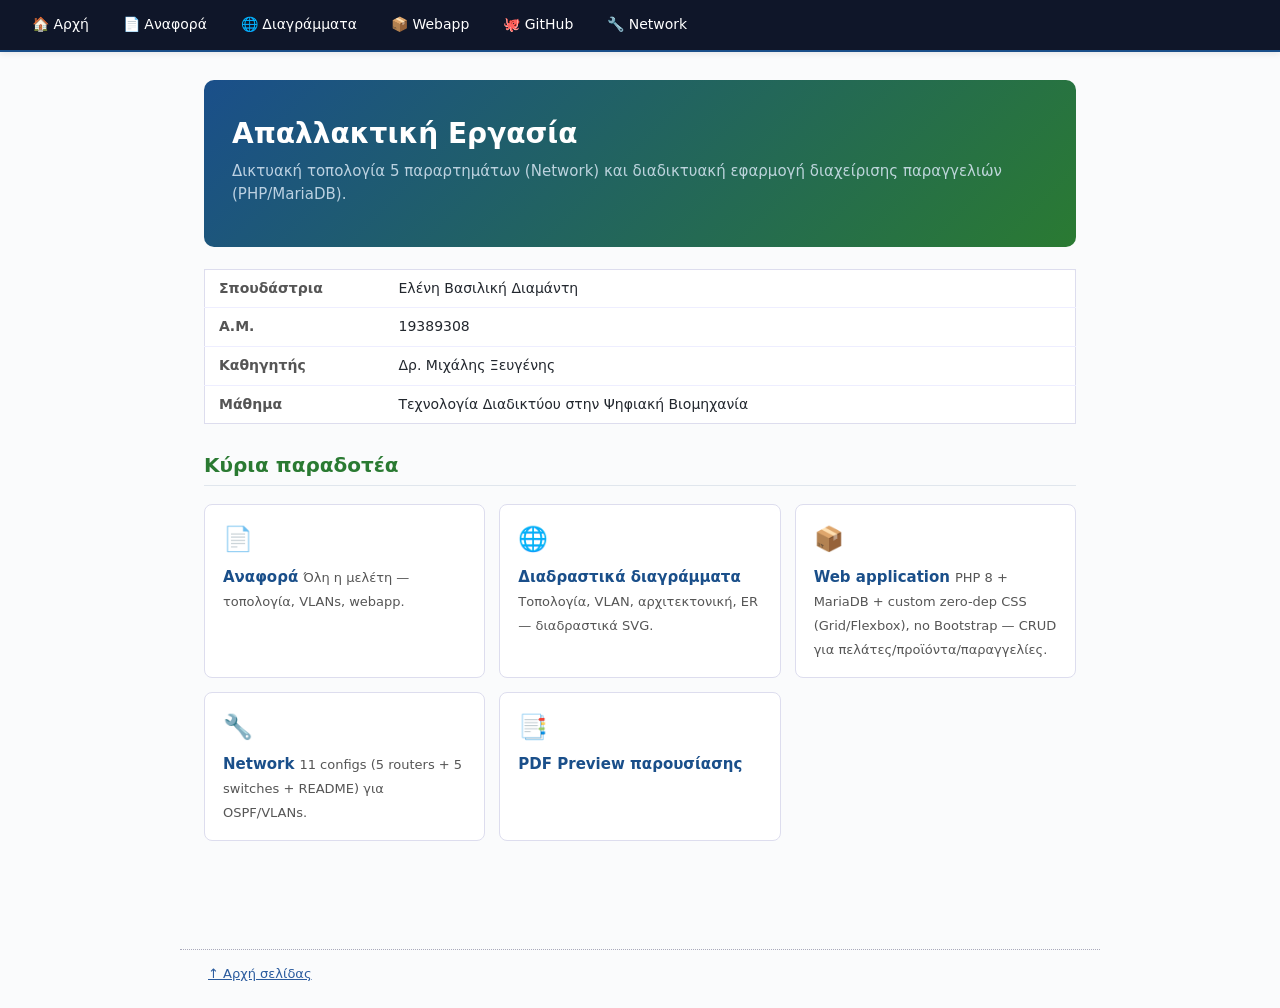
<file: index.html>
<!DOCTYPE html>
<html lang="el">
<head>
  <meta charset="UTF-8">
  <title>Απαλλακτική Εργασία — Ελένη Βασιλική Διαμάντη</title>
  <link rel="stylesheet" href="style.css">
</head>
<body id="top">
  <nav class="topnav">
    <a href="index.html">🏠 Αρχή</a>
    <a href="final-report/report.html">📄 Αναφορά</a>
    <a href="final-report/interactive/index.html">🌐 Διαγράμματα</a>
    <a href="webapp/README.html">📦 Webapp</a>
    <a href="https://github.com/idpe19389308/papi-net">🐙 GitHub</a>
    <a href="packet-tracer/configs/README.html">🔧 Network</a>
  </nav>
  <main>
    <section class="hero">
      <h1>Απαλλακτική Εργασία</h1>
      <p style="margin-top:6px; opacity:0.85;">Δικτυακή τοπολογία 5 παραρτημάτων (Network) και διαδικτυακή εφαρμογή διαχείρισης παραγγελιών (PHP/MariaDB).</p>
    </section>

    <table class="meta-table">
      <tr><td>Σπουδάστρια</td><td>Ελένη Βασιλική Διαμάντη</td></tr>
      <tr><td>Α.Μ.</td><td>19389308</td></tr>
      <tr><td>Καθηγητής</td><td>Δρ. Μιχάλης Ξευγένης</td></tr>
      <tr><td>Μάθημα</td><td>Τεχνολογία Διαδικτύου στην Ψηφιακή Βιομηχανία</td></tr>
    </table>

    <h2>Κύρια παραδοτέα</h2>
    <div class="cards">
    <a class="card" href="final-report/report.html">
      <span class="icon">📄</span>
      <span class="title">Αναφορά</span>
      <span class="desc">Όλη η μελέτη — τοπολογία, VLANs, webapp.</span>
    </a>
    <a class="card" href="final-report/interactive/index.html">
      <span class="icon">🌐</span>
      <span class="title">Διαδραστικά διαγράμματα</span>
      <span class="desc">Τοπολογία, VLAN, αρχιτεκτονική, ER — διαδραστικά SVG.</span>
    </a>
    <a class="card" href="webapp/README.html">
      <span class="icon">📦</span>
      <span class="title">Web application</span>
      <span class="desc">PHP 8 + MariaDB + custom zero-dep CSS (Grid/Flexbox), no Bootstrap — CRUD για πελάτες/προϊόντα/παραγγελίες.</span>
    </a>
    <a class="card" href="packet-tracer/configs/README.html">
      <span class="icon">🔧</span>
      <span class="title">Network</span>
      <span class="desc">11 configs (5 routers + 5 switches + README) για OSPF/VLANs.</span>
    </a>
    <a class="card" href="final-report/papinet-preview.pdf">
      <span class="icon">📑</span>
      <span class="title">PDF Preview παρουσίασης</span>
    </a>
    </div>


  </main>
  <footer>
    <a href="#top">↑ Αρχή σελίδας</a>
  </footer>
</body>
</html>
</file>
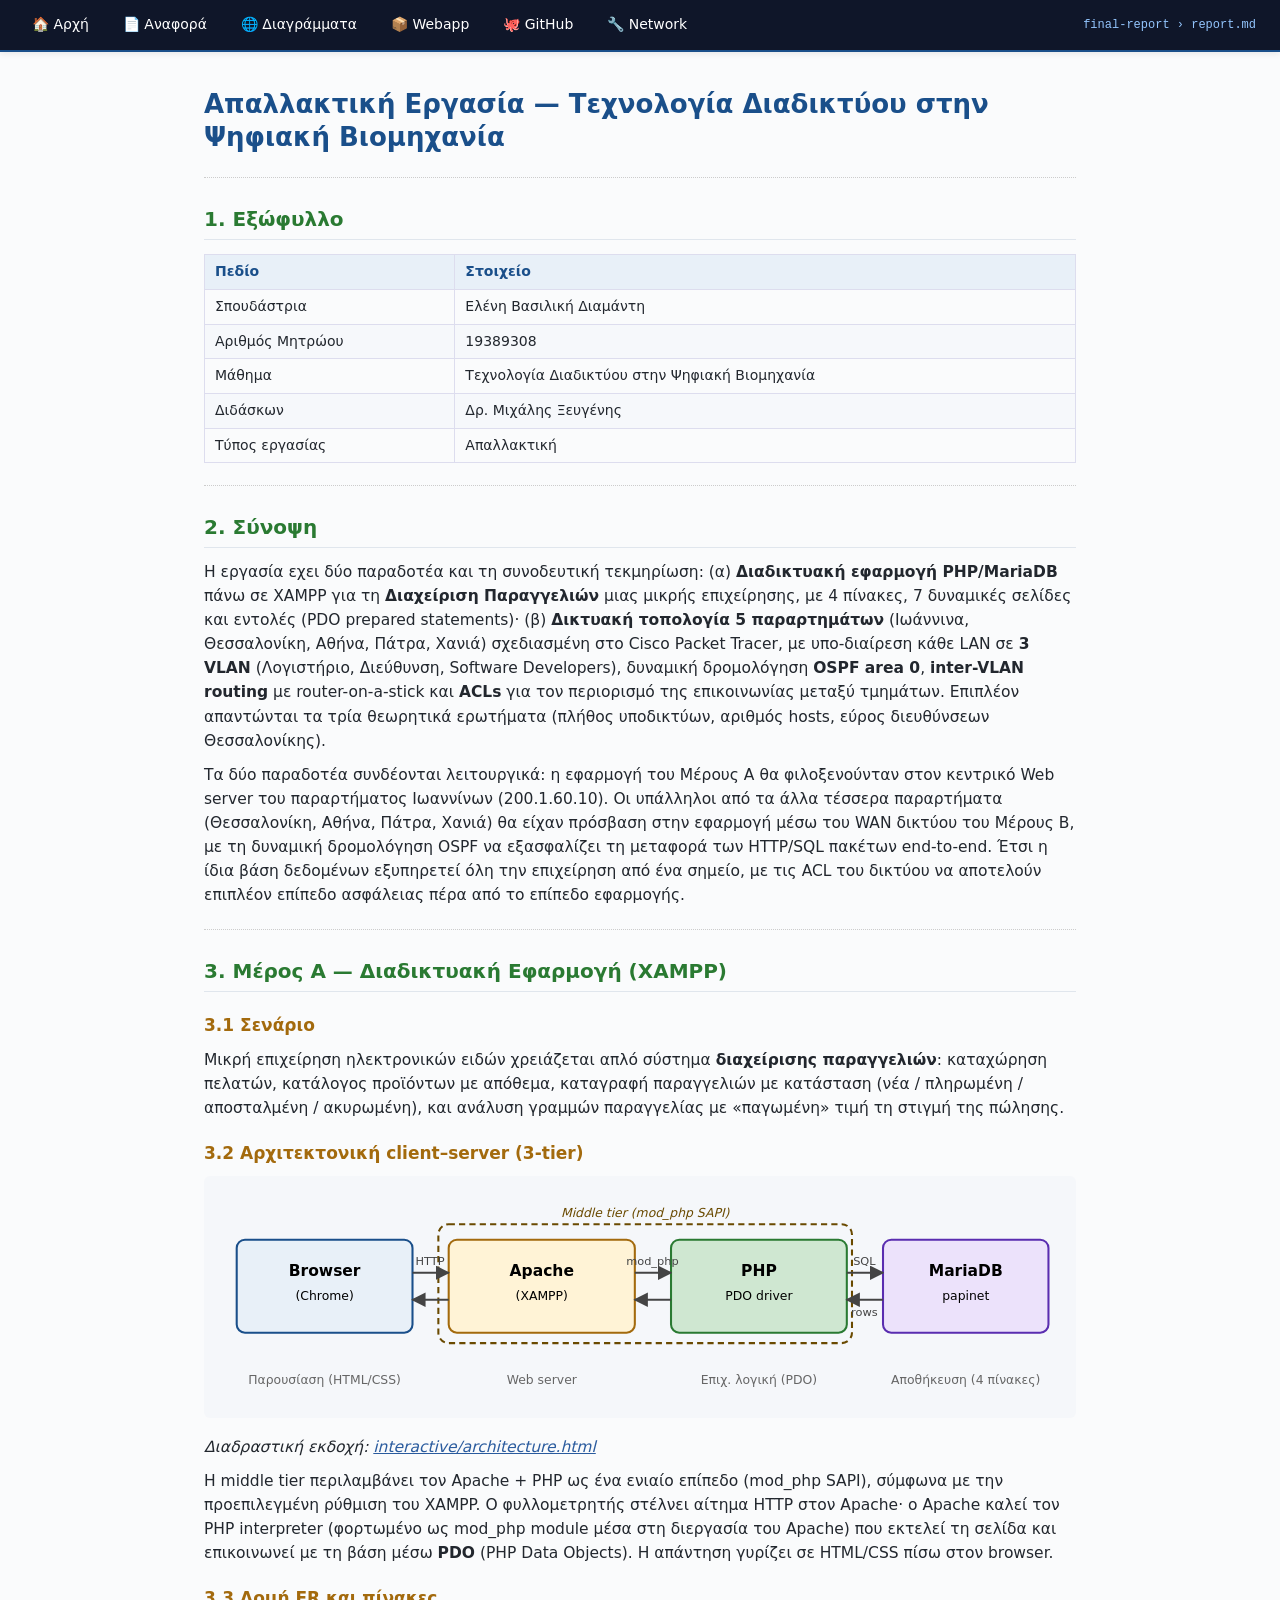
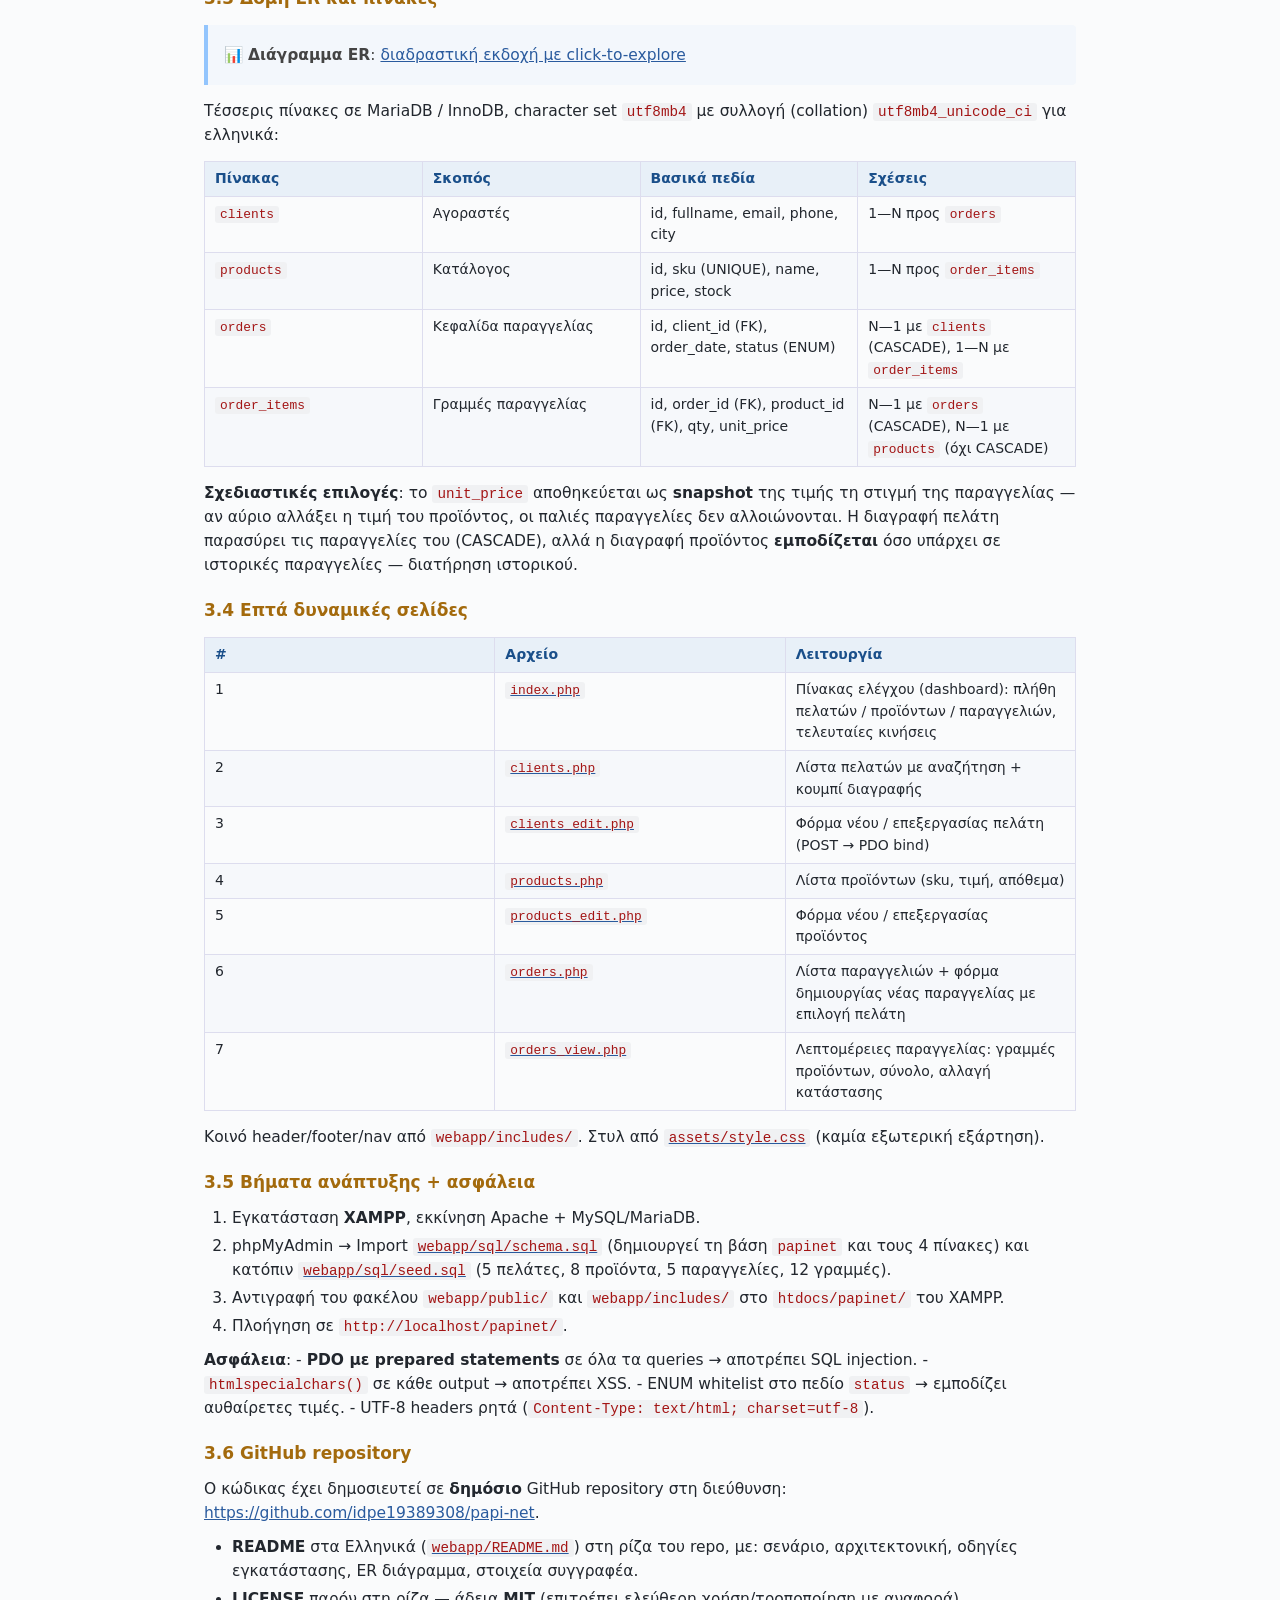
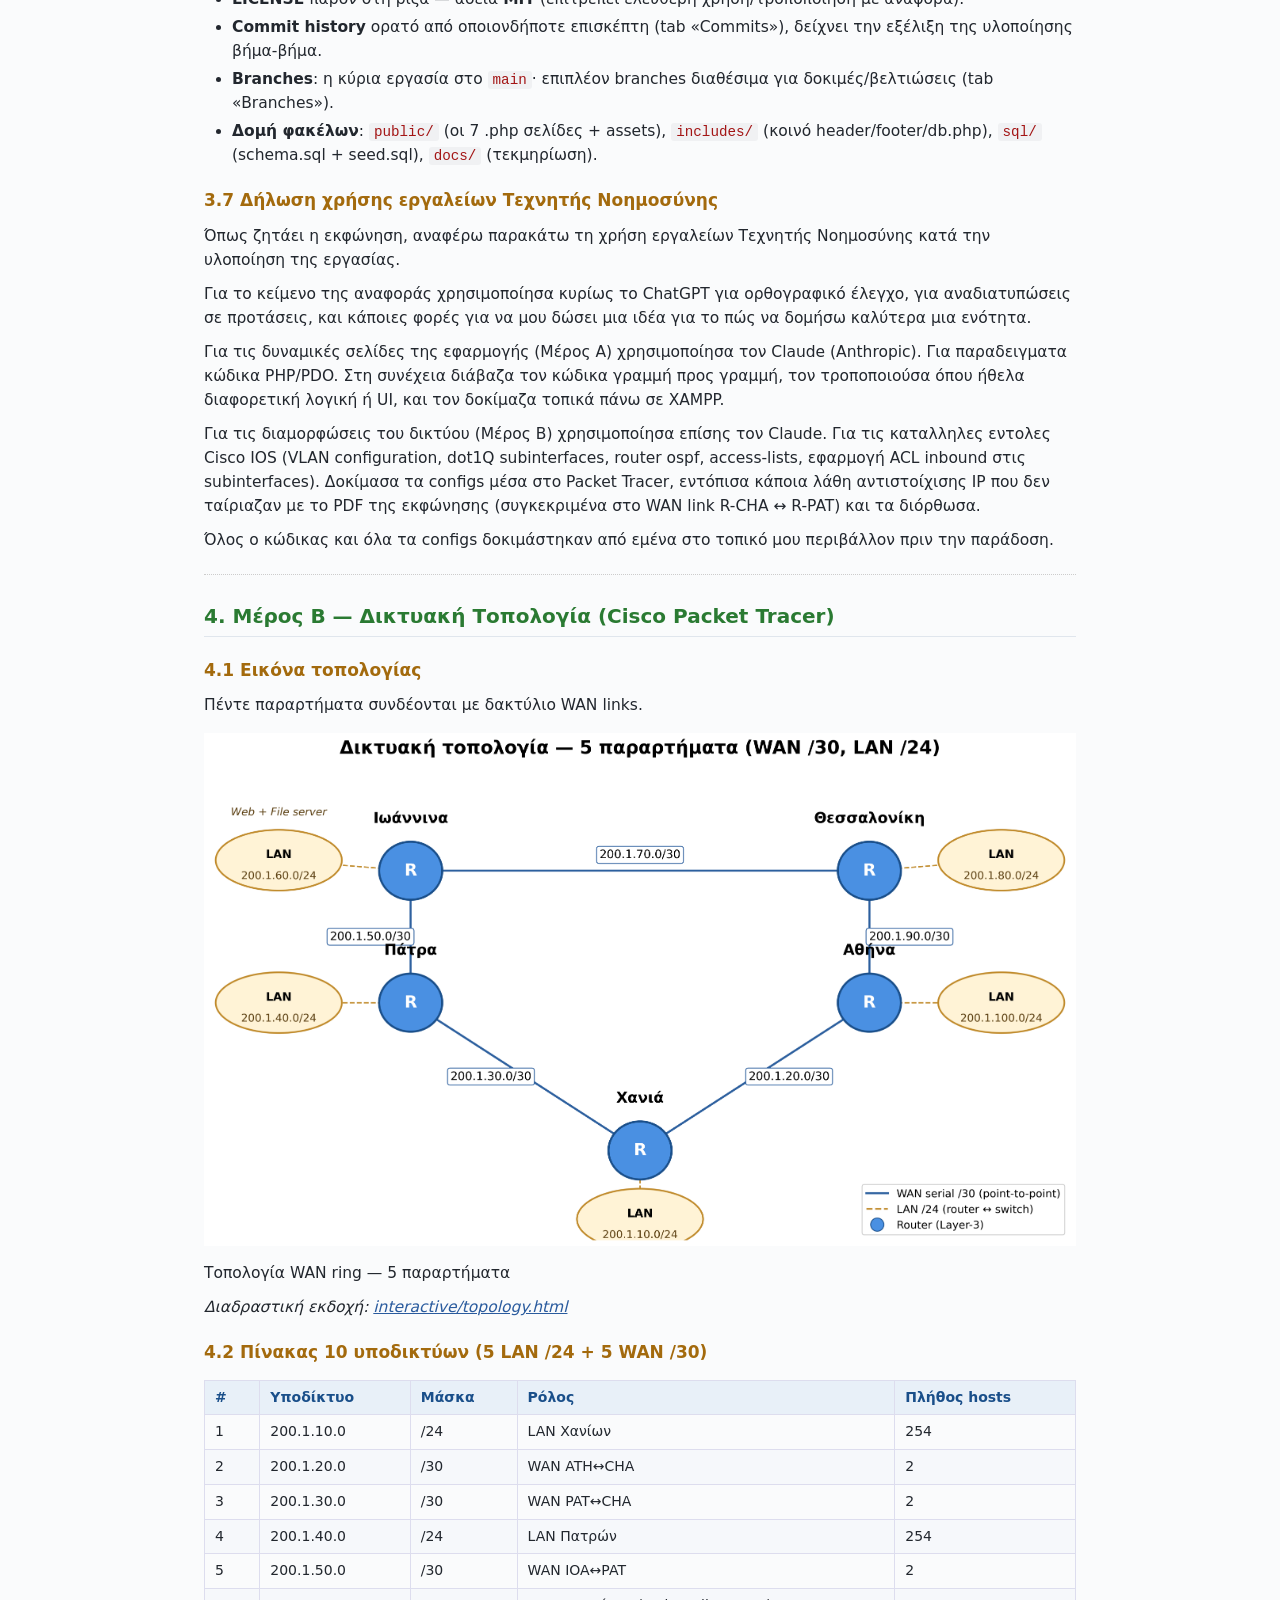
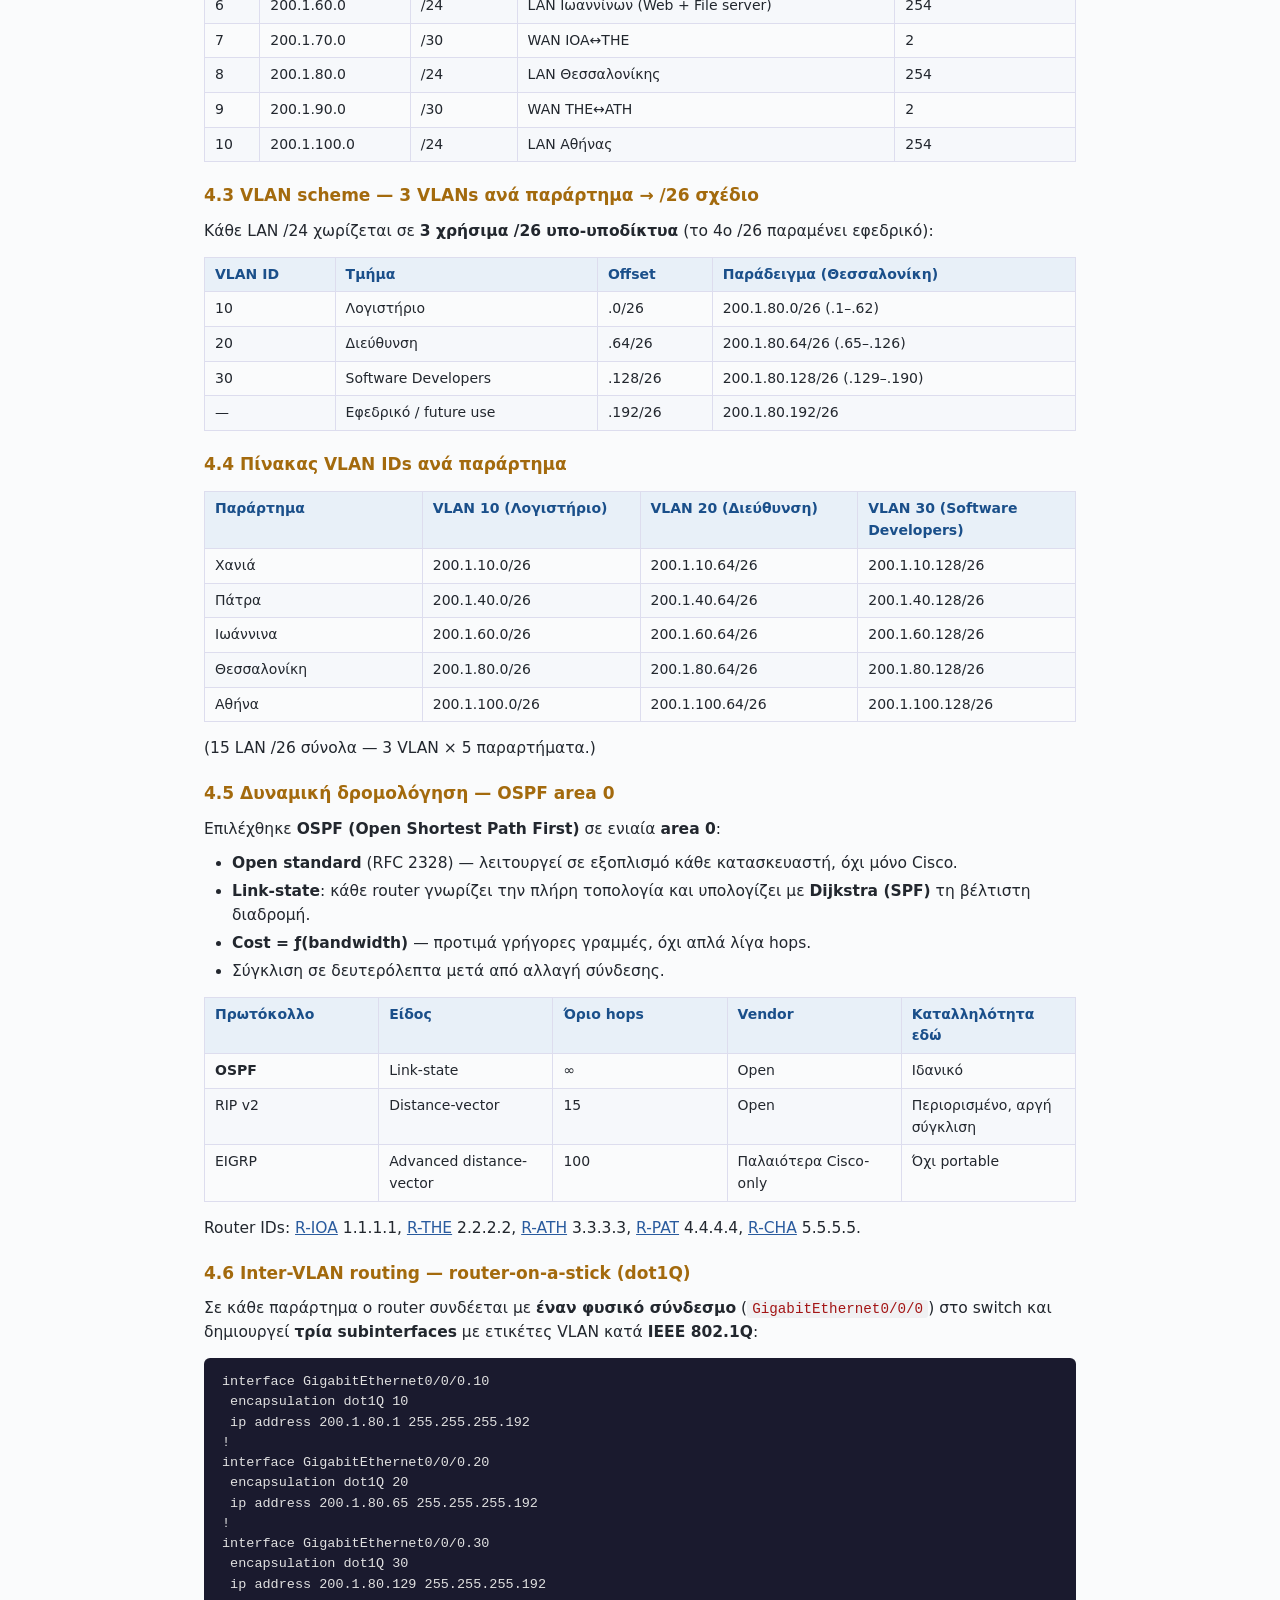
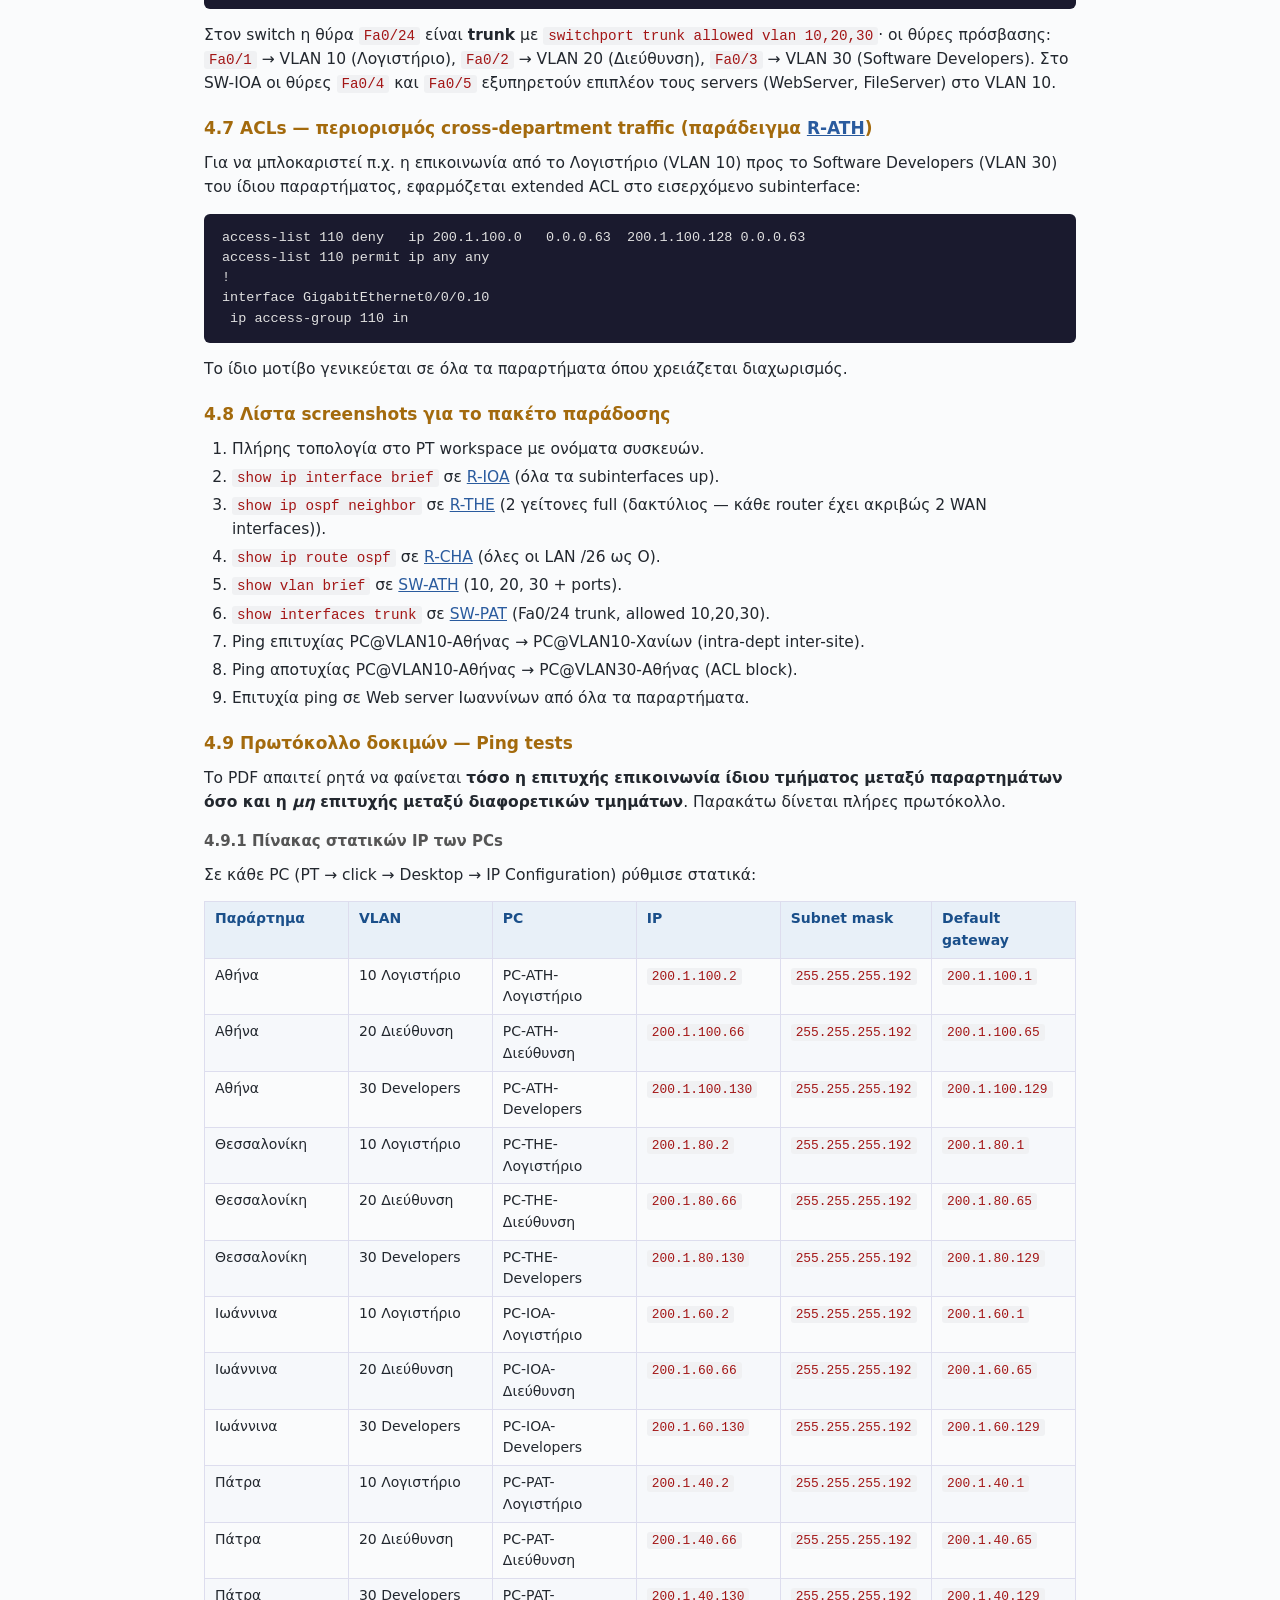
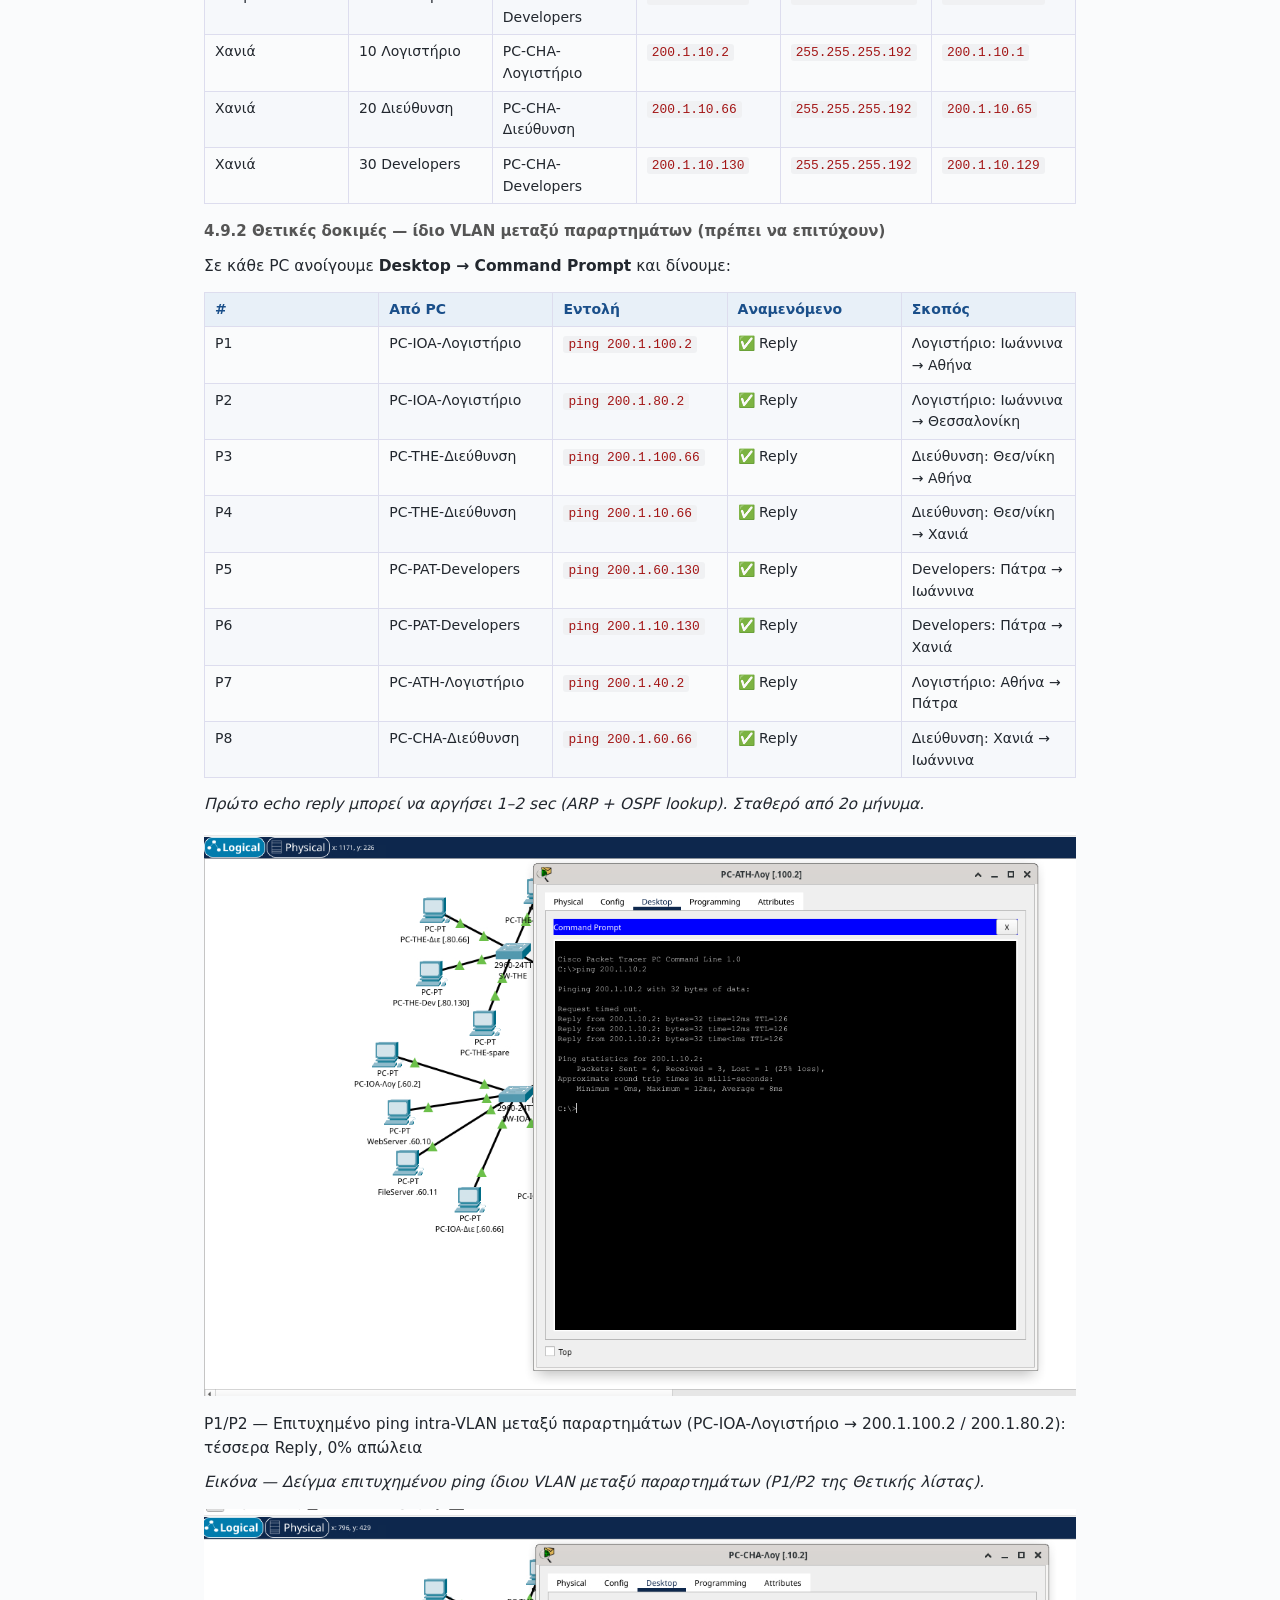
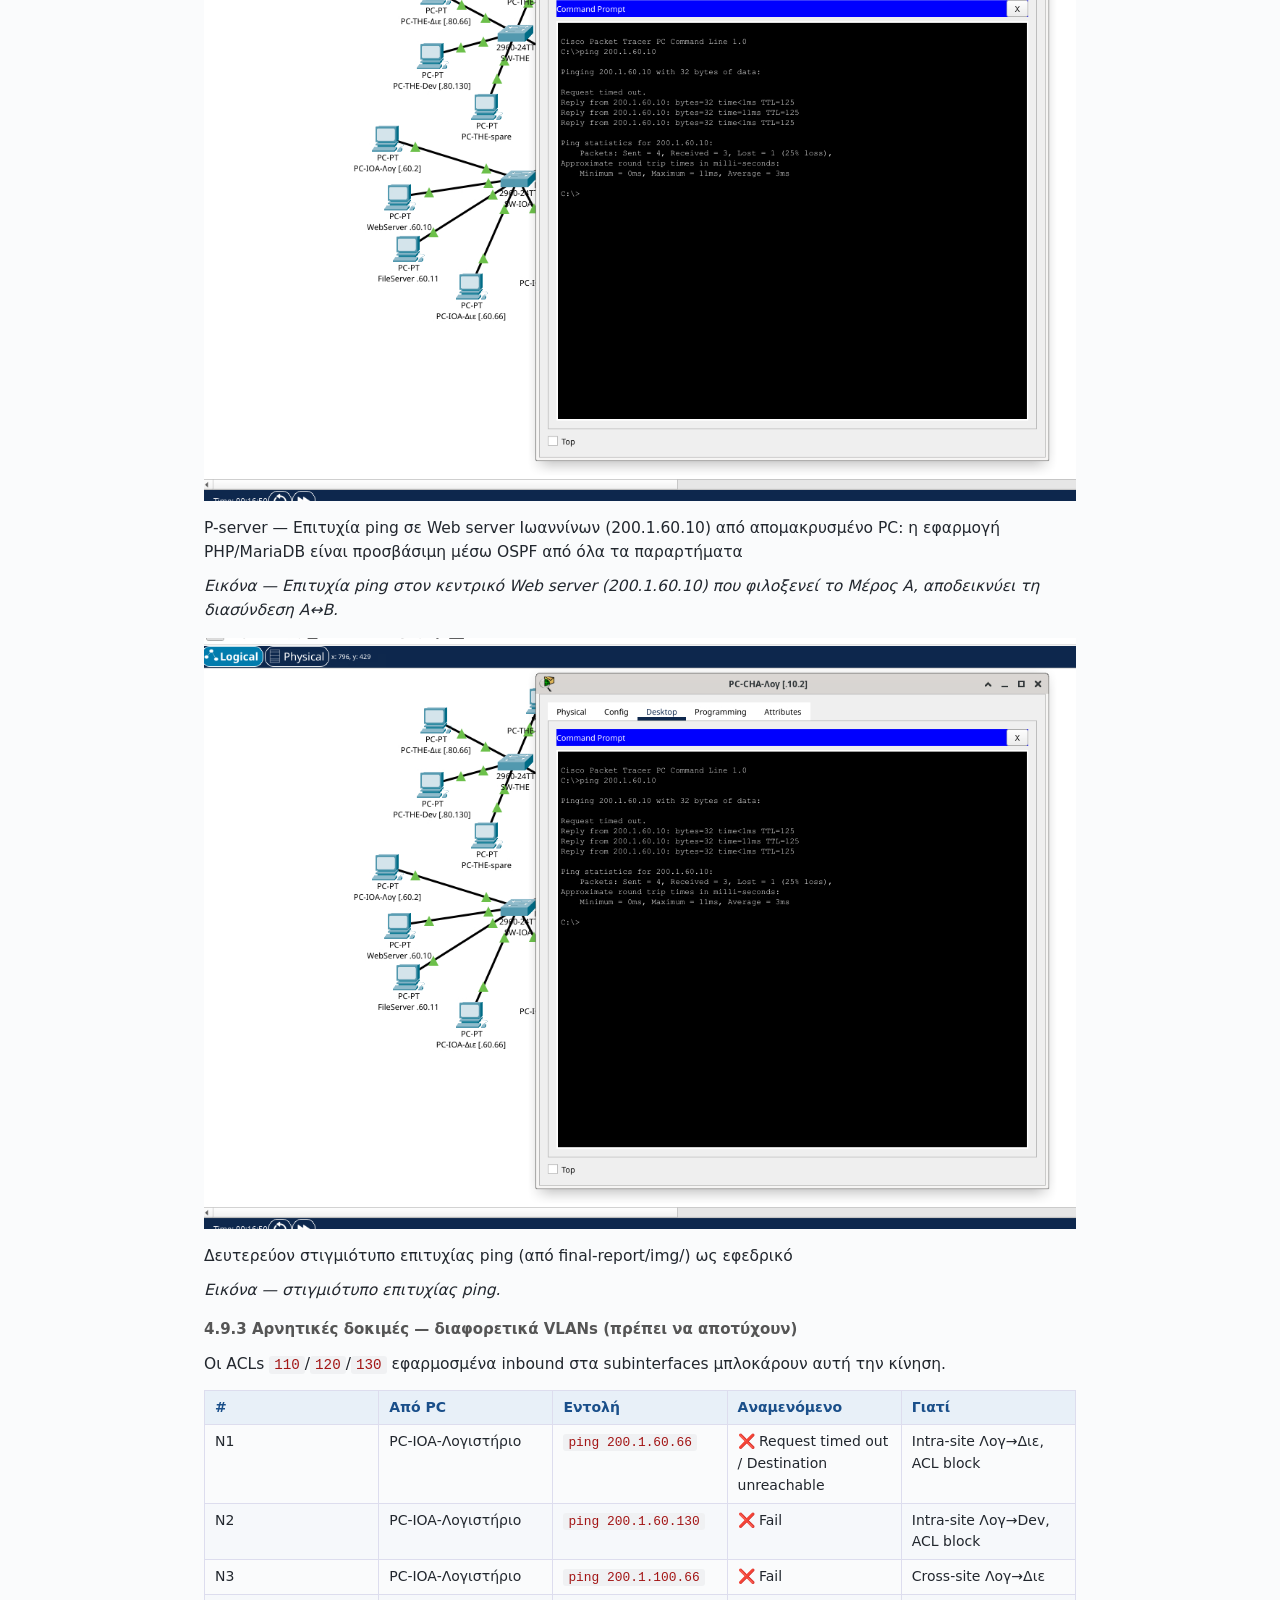
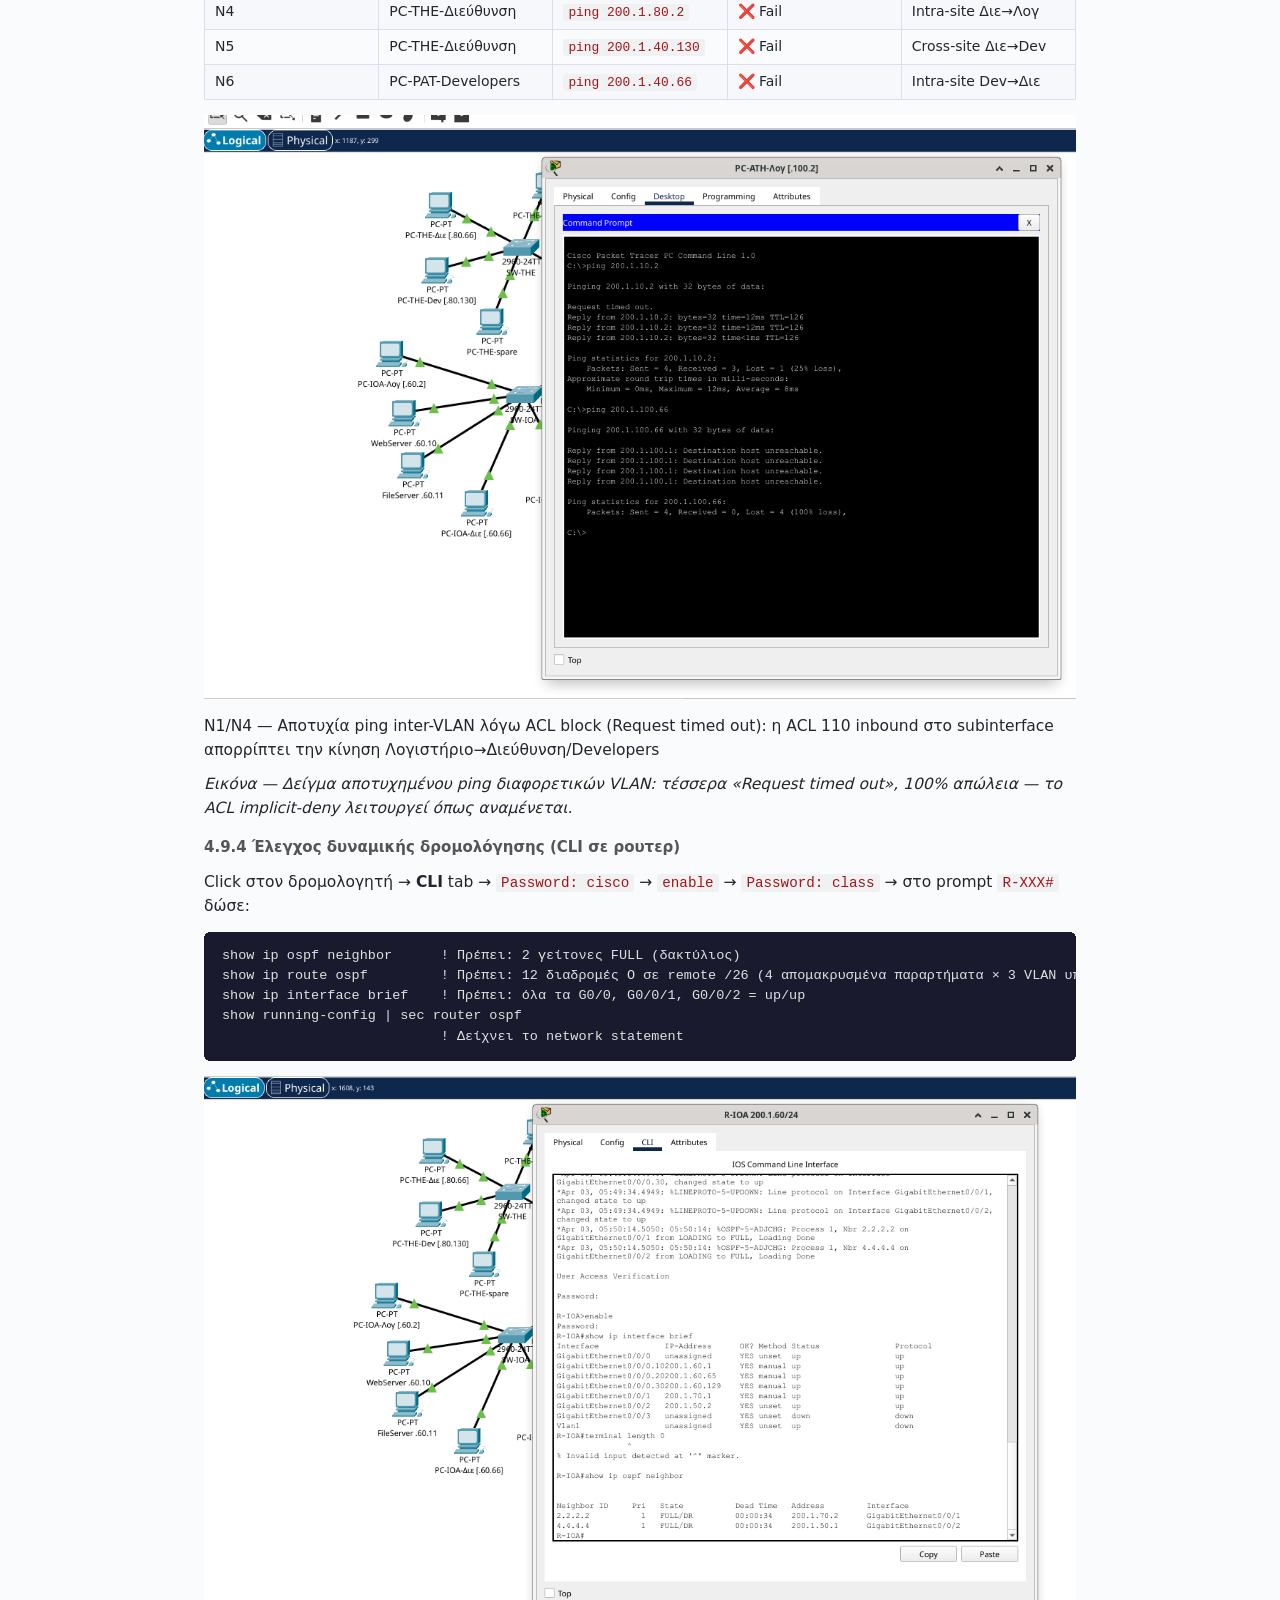
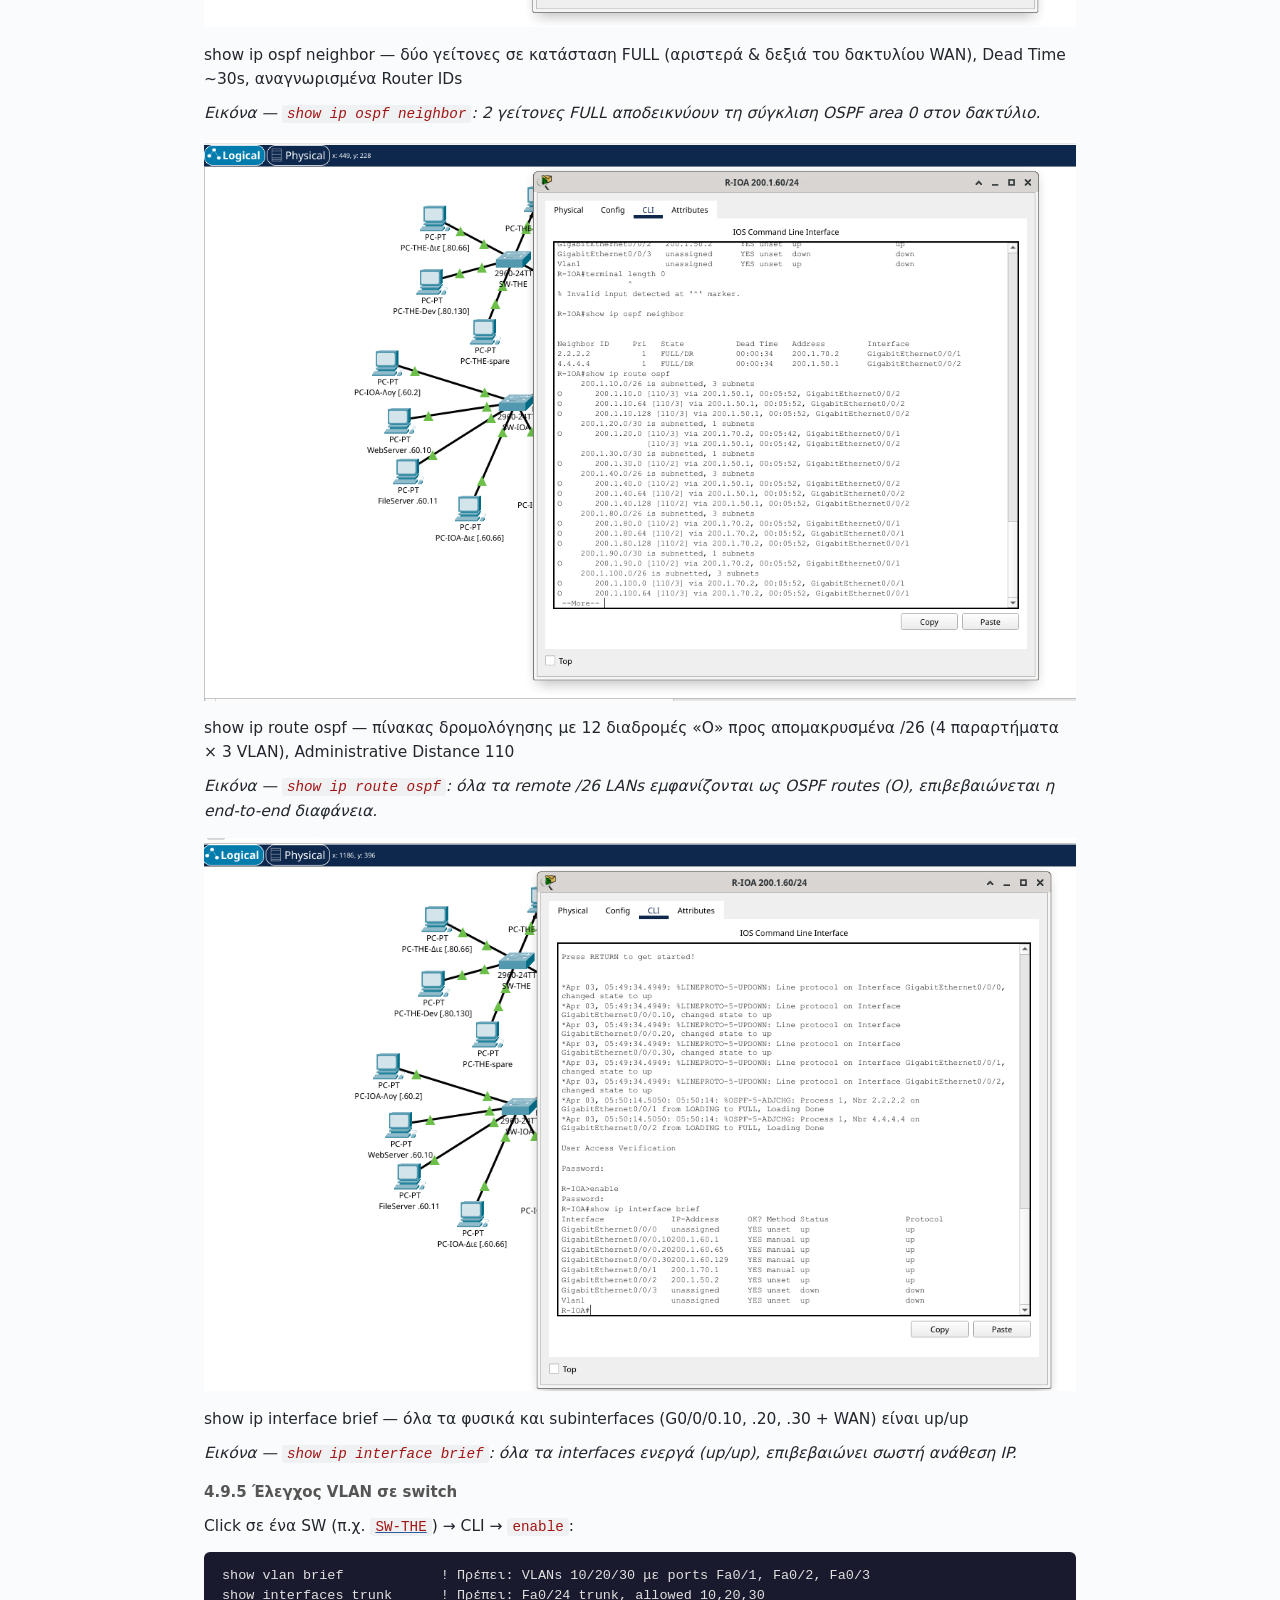
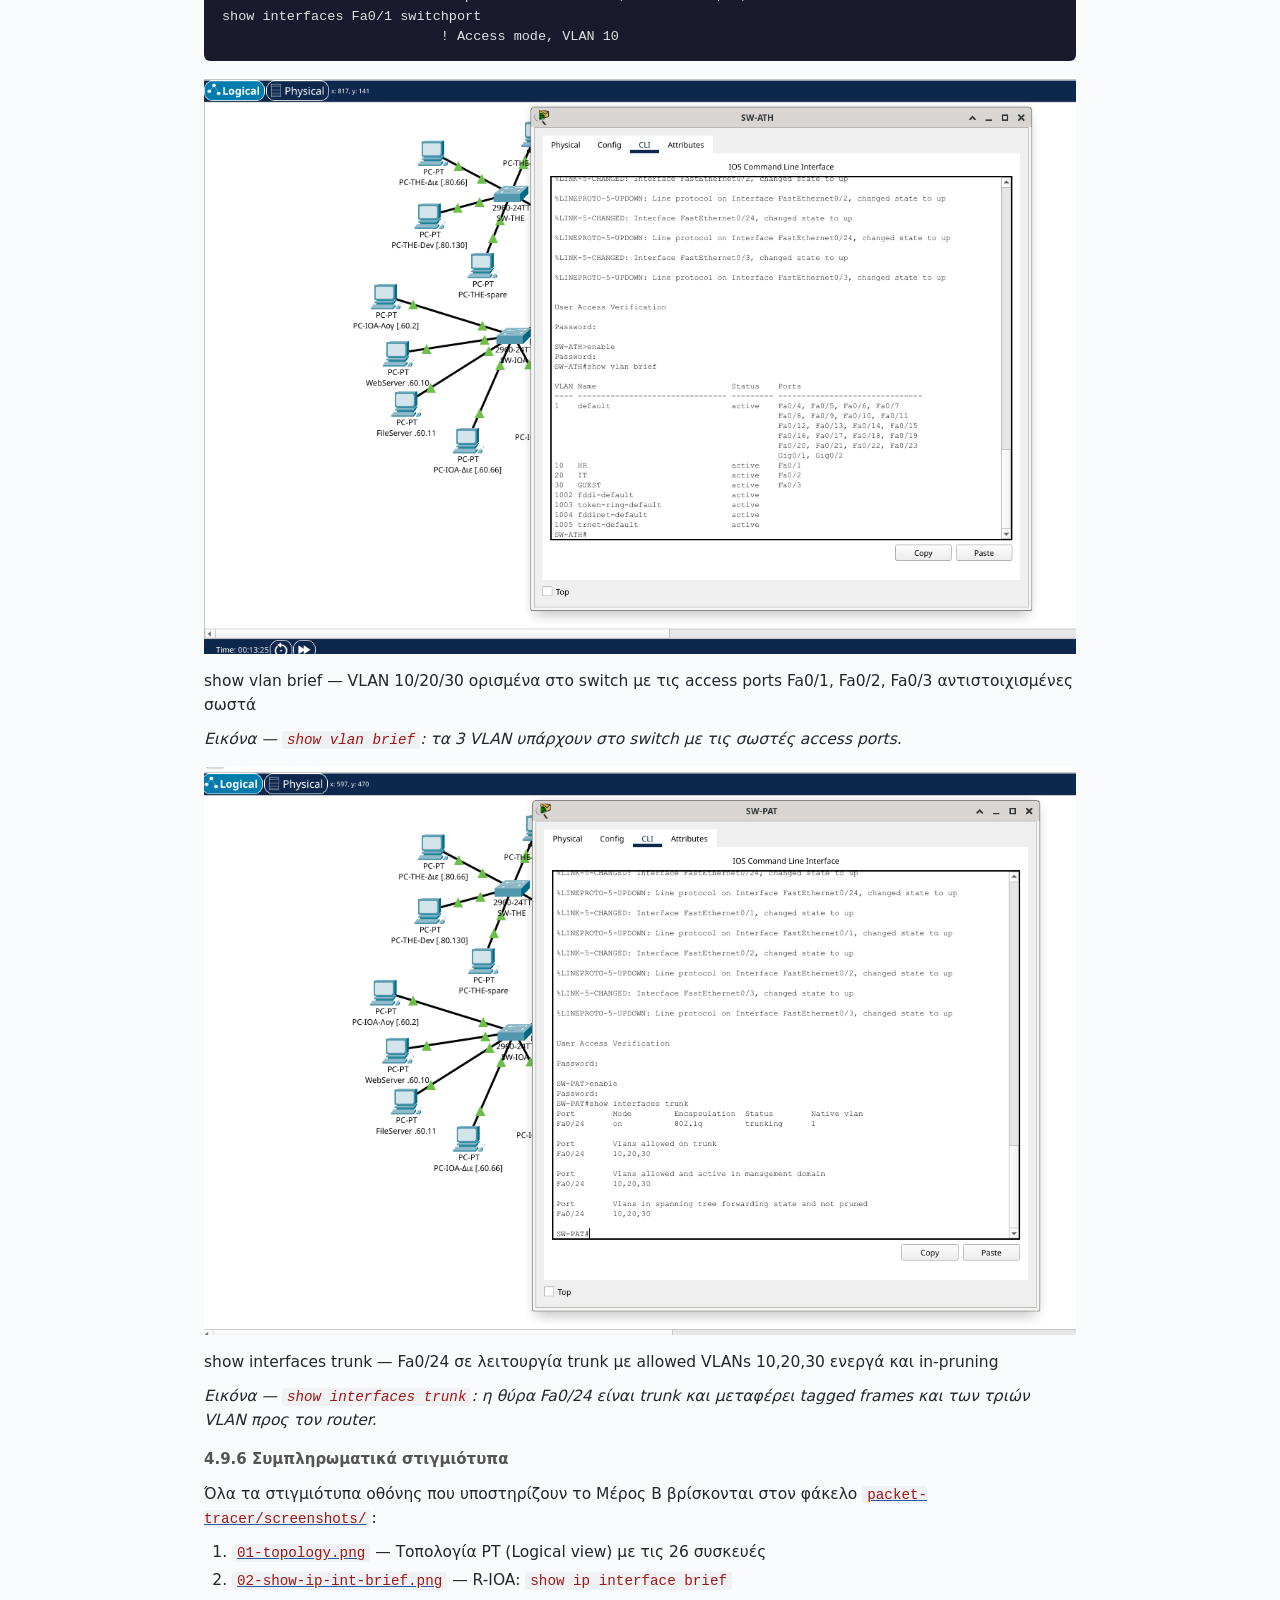
<file: final-report/index.html>
<!DOCTYPE html>
<html lang="el">
<head>
<meta charset="UTF-8">
<meta http-equiv="refresh" content="0; url=report.html">
<title>Redirecting…</title>
<link rel="canonical" href="report.html">
</head>
<body>
<p>Redirecting to <a href="report.html">report.html</a>…</p>
<script>window.location.replace("report.html");</script>
</body>
</html>
</file>
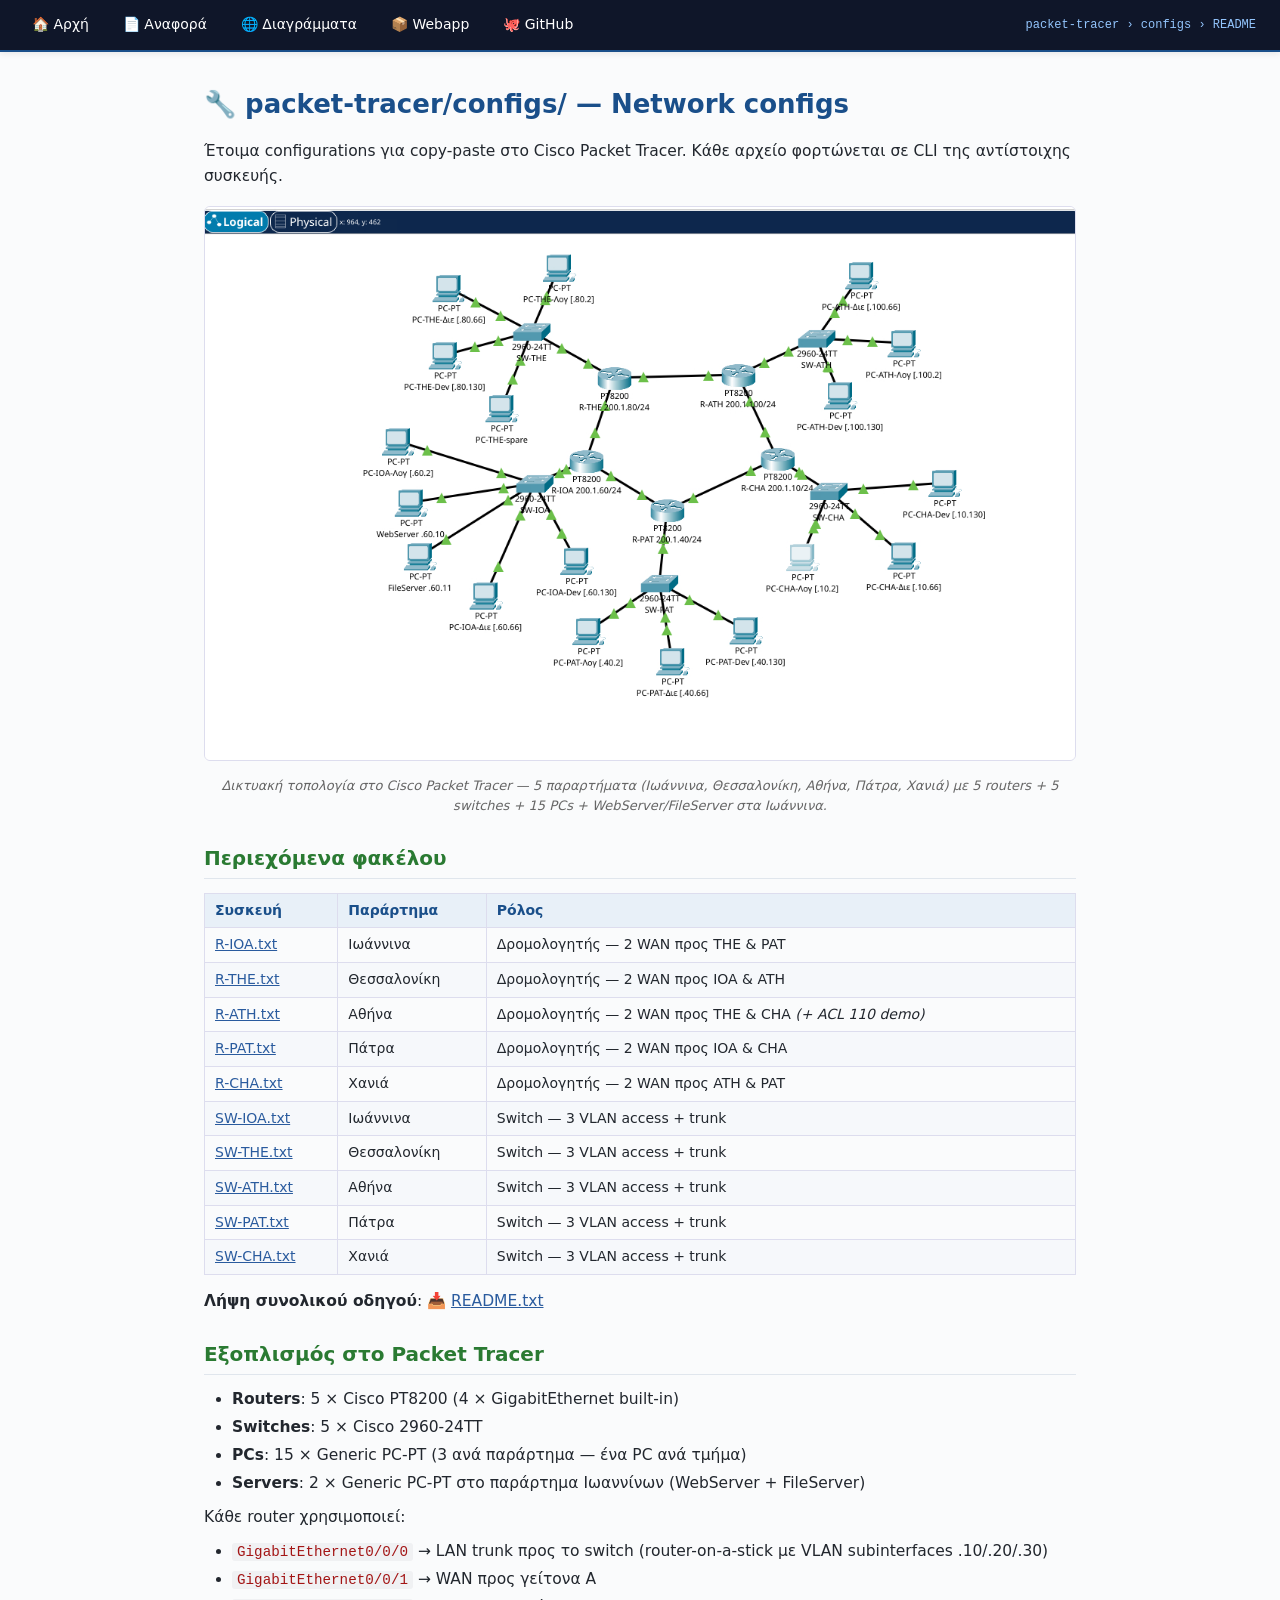
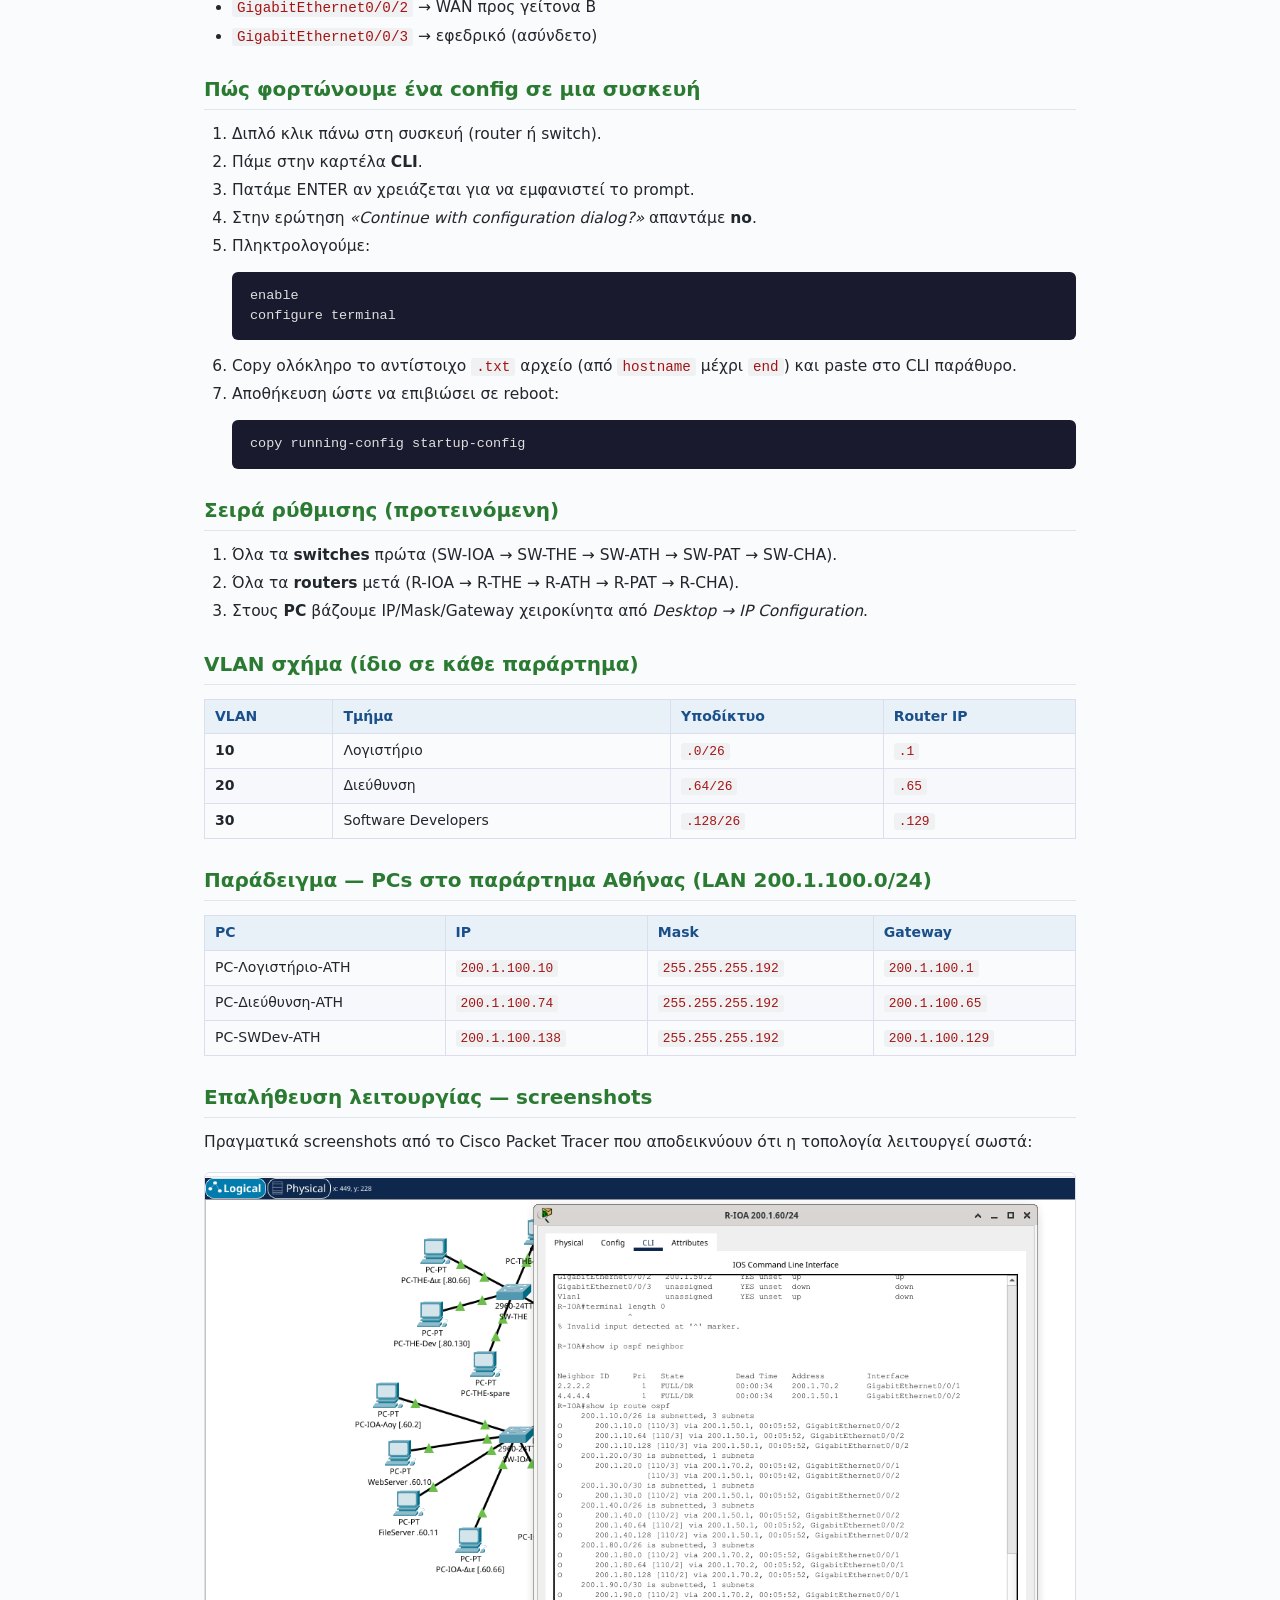
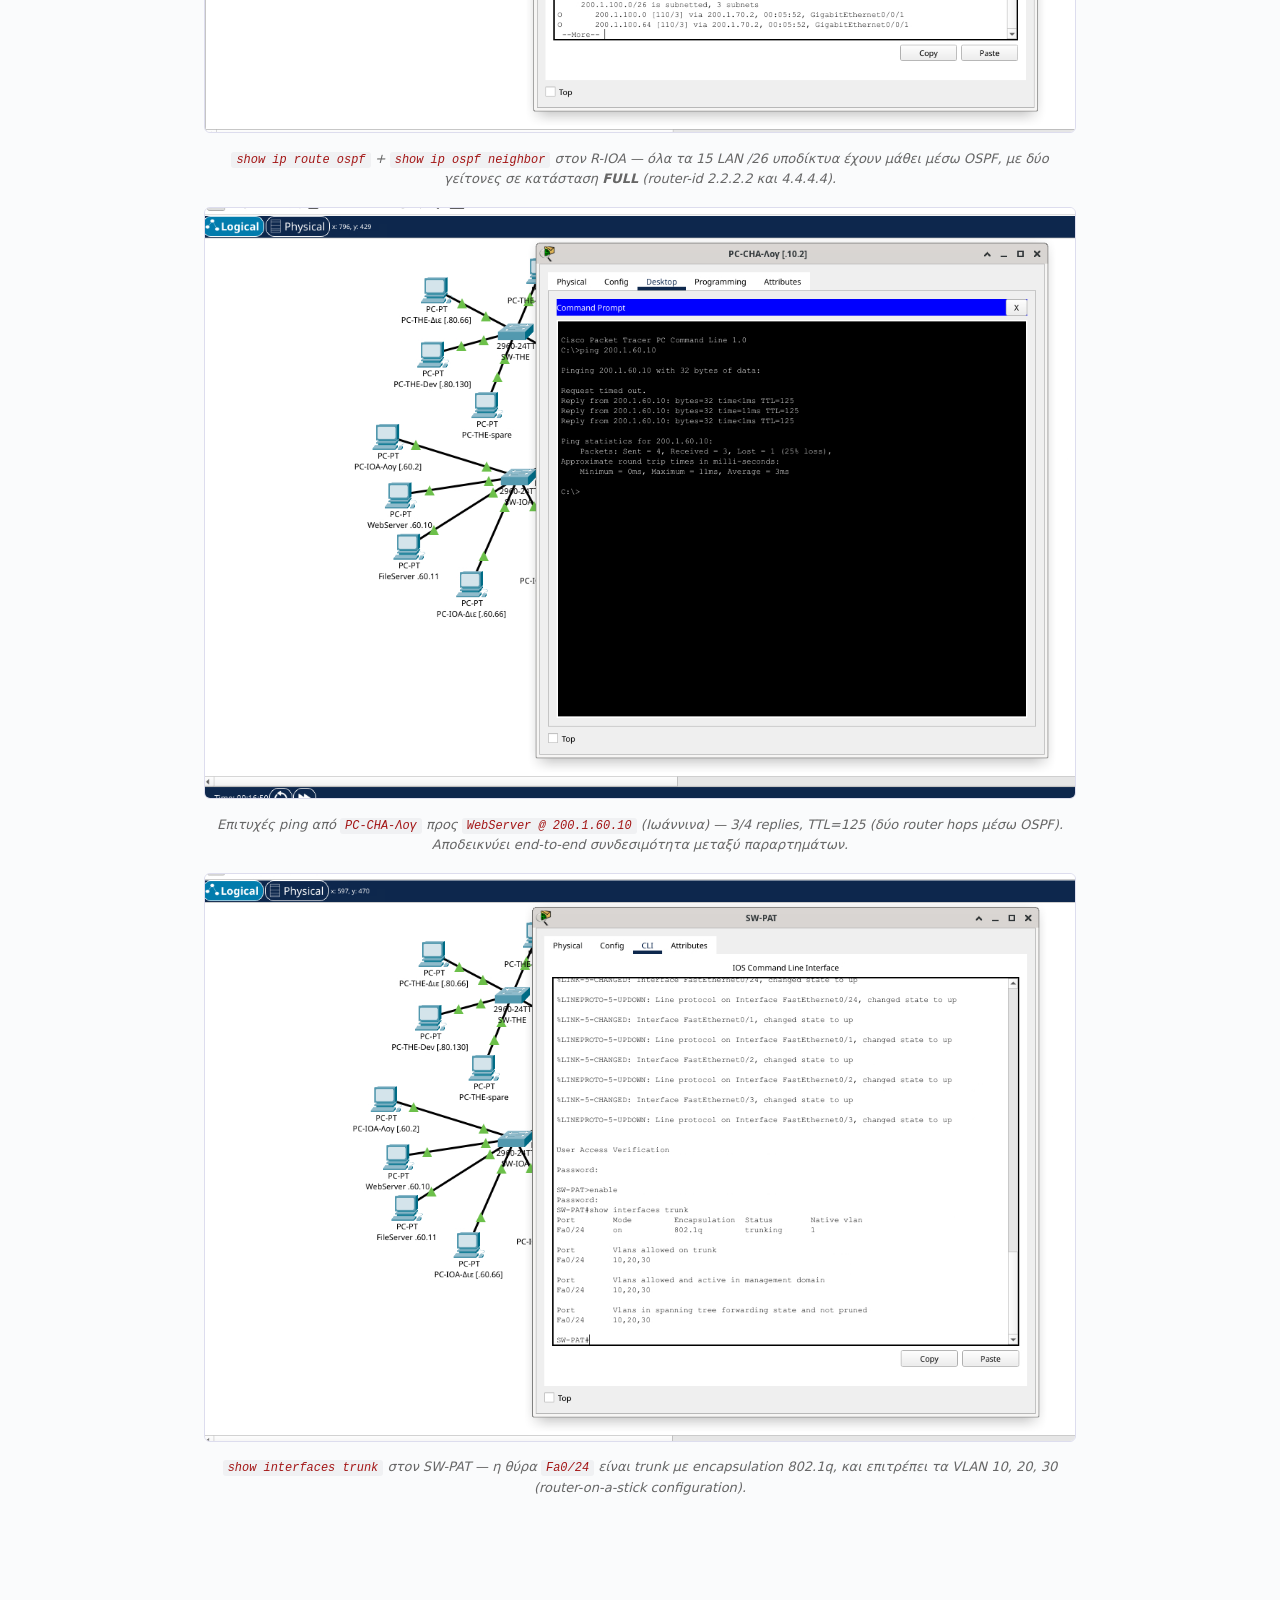
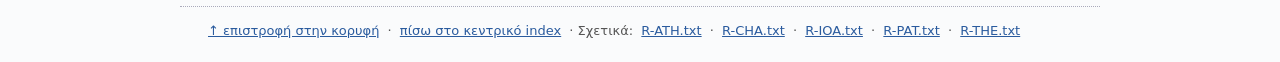
<file: packet-tracer/index.html>
<!DOCTYPE html>
<html lang="el">
<head>
<meta charset="UTF-8">
<meta http-equiv="refresh" content="0; url=configs/README.html">
<title>Redirecting…</title>
<link rel="canonical" href="configs/README.html">
</head>
<body>
<p>Redirecting to <a href="configs/README.html">configs/README.html</a>…</p>
<script>window.location.replace("configs/README.html");</script>
</body>
</html>
</file>
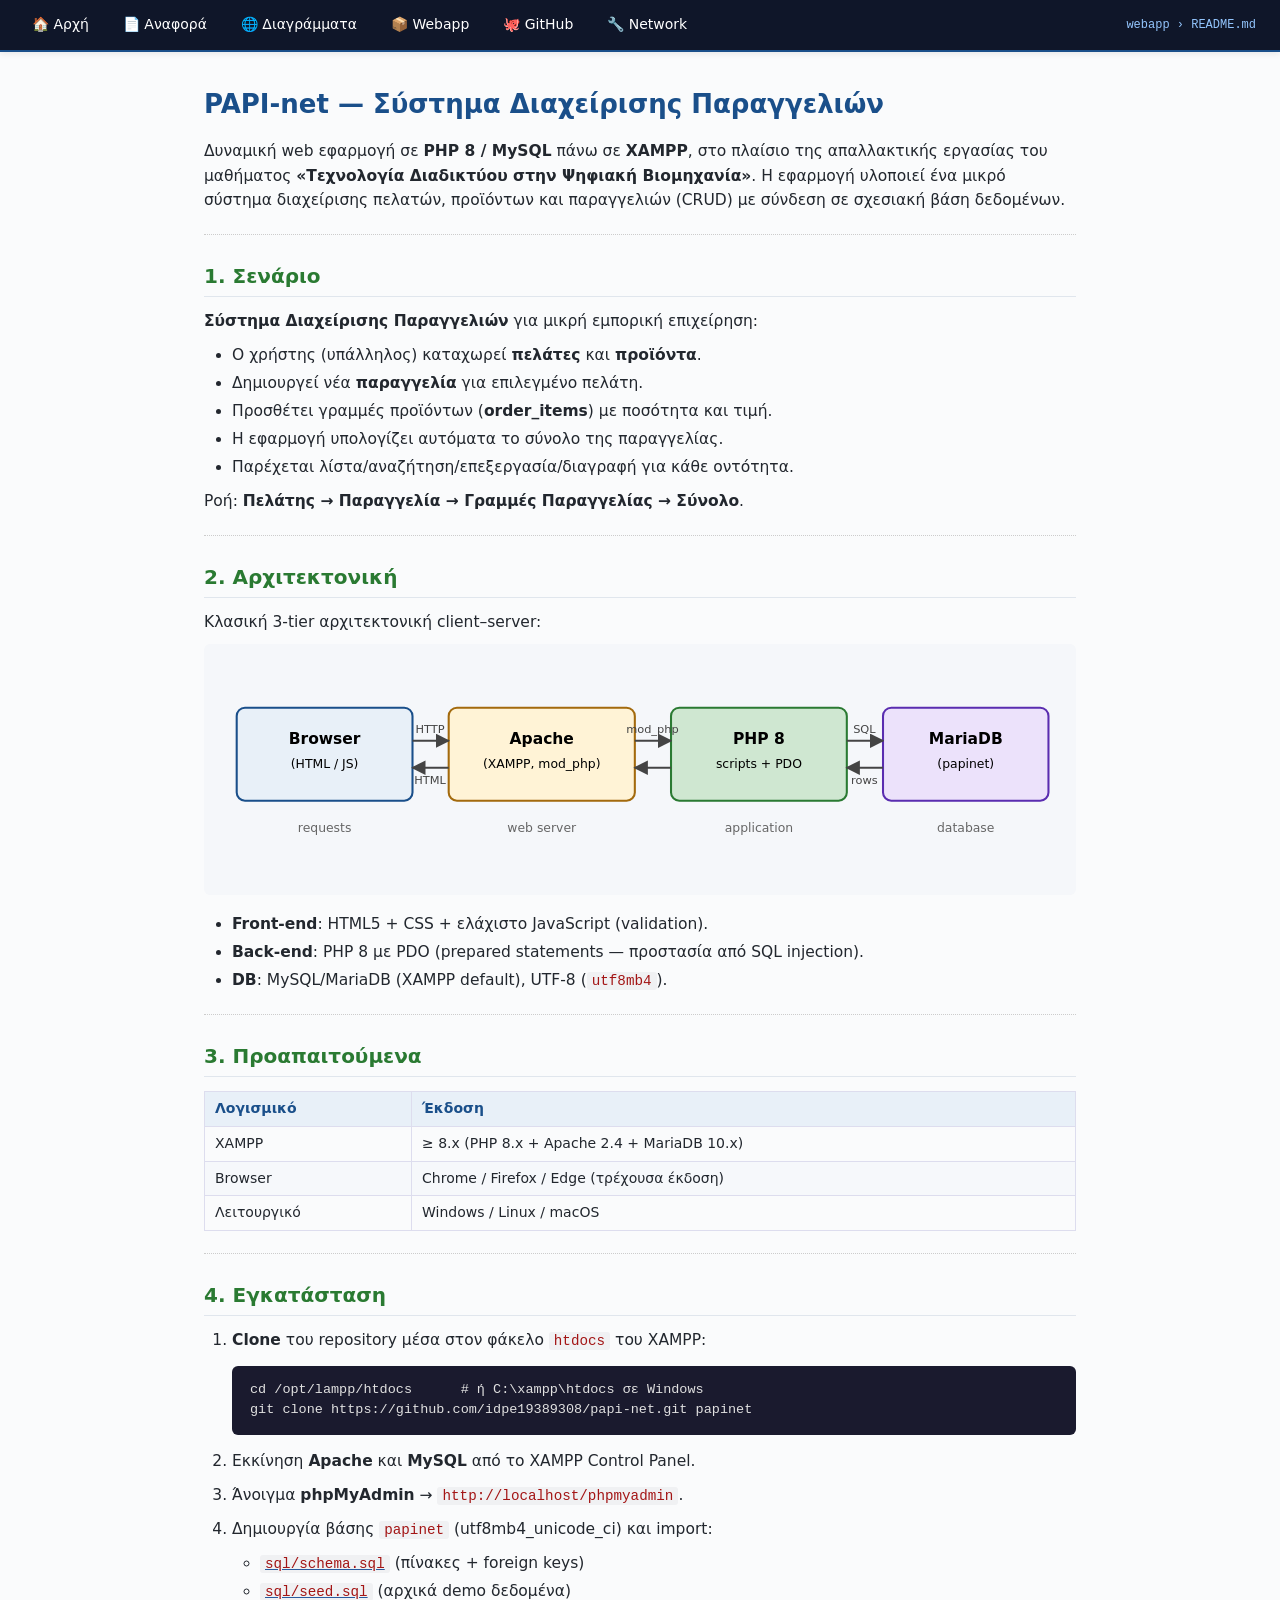
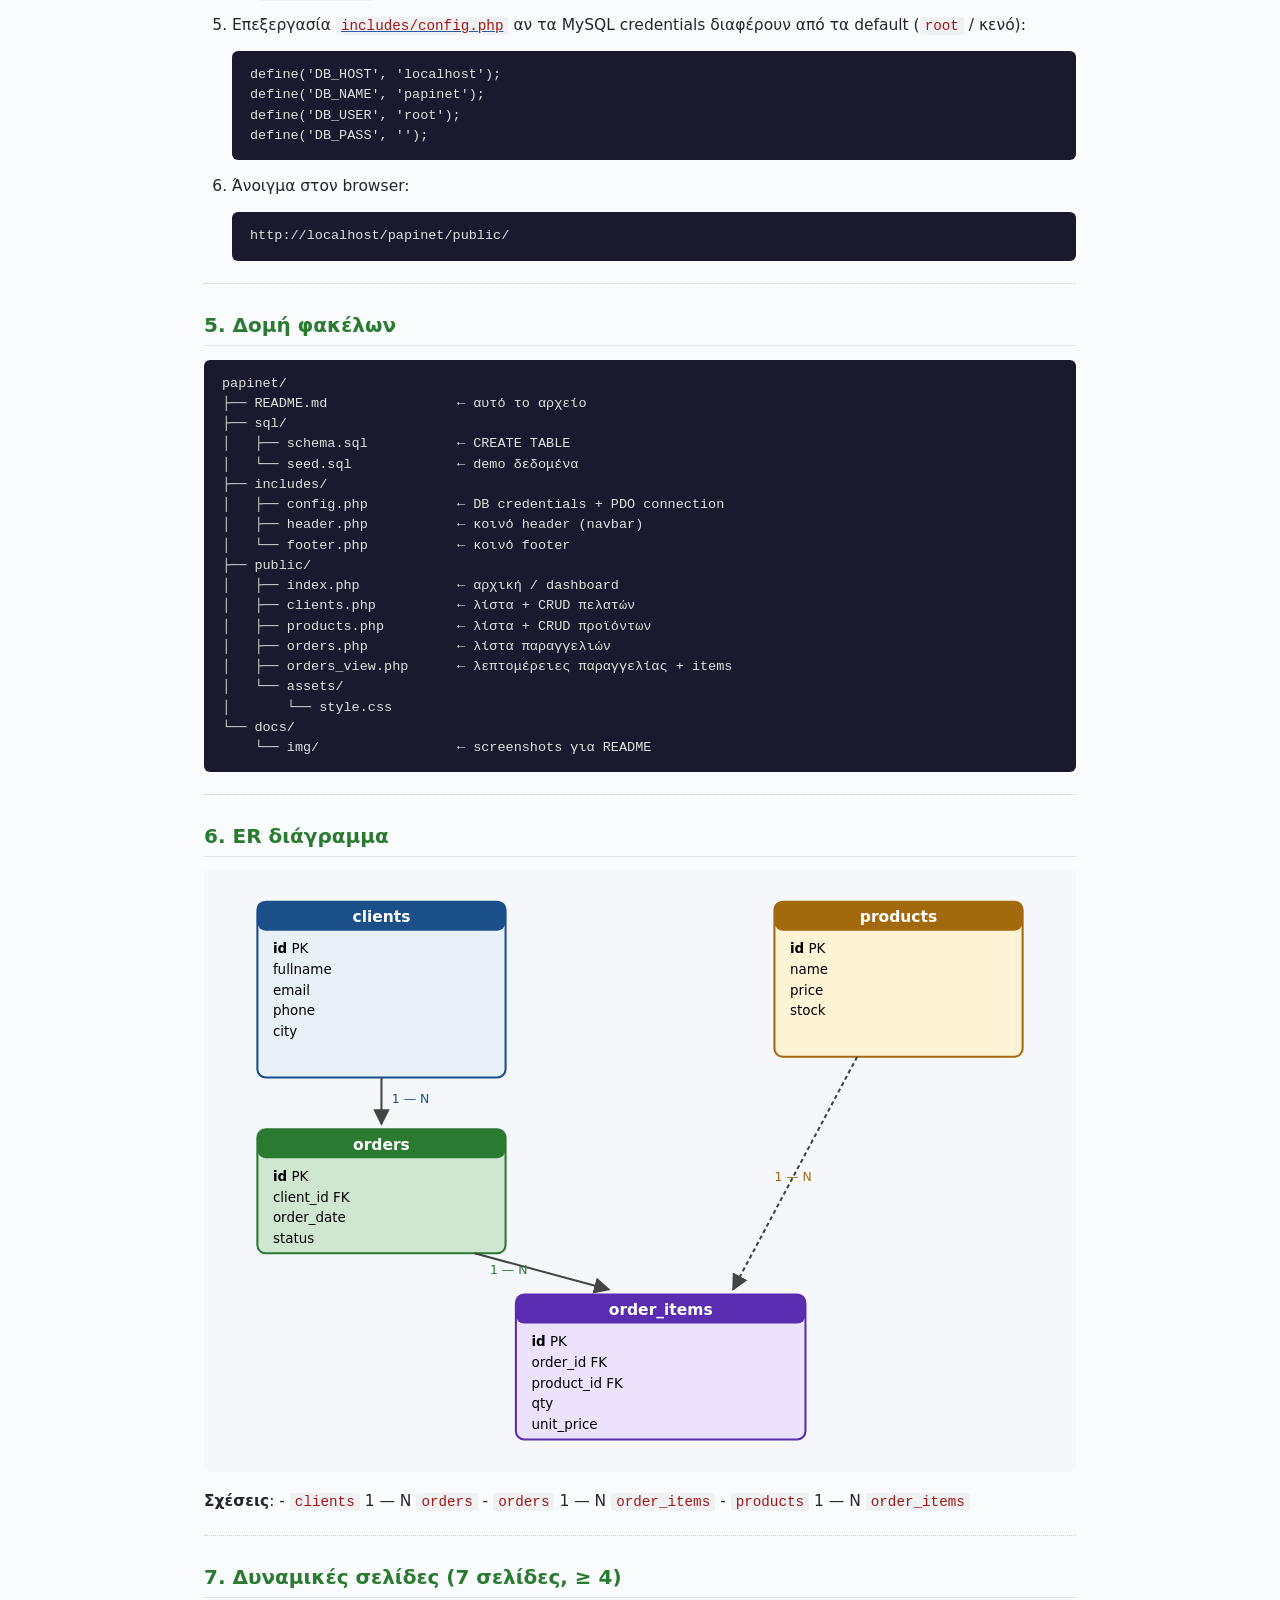
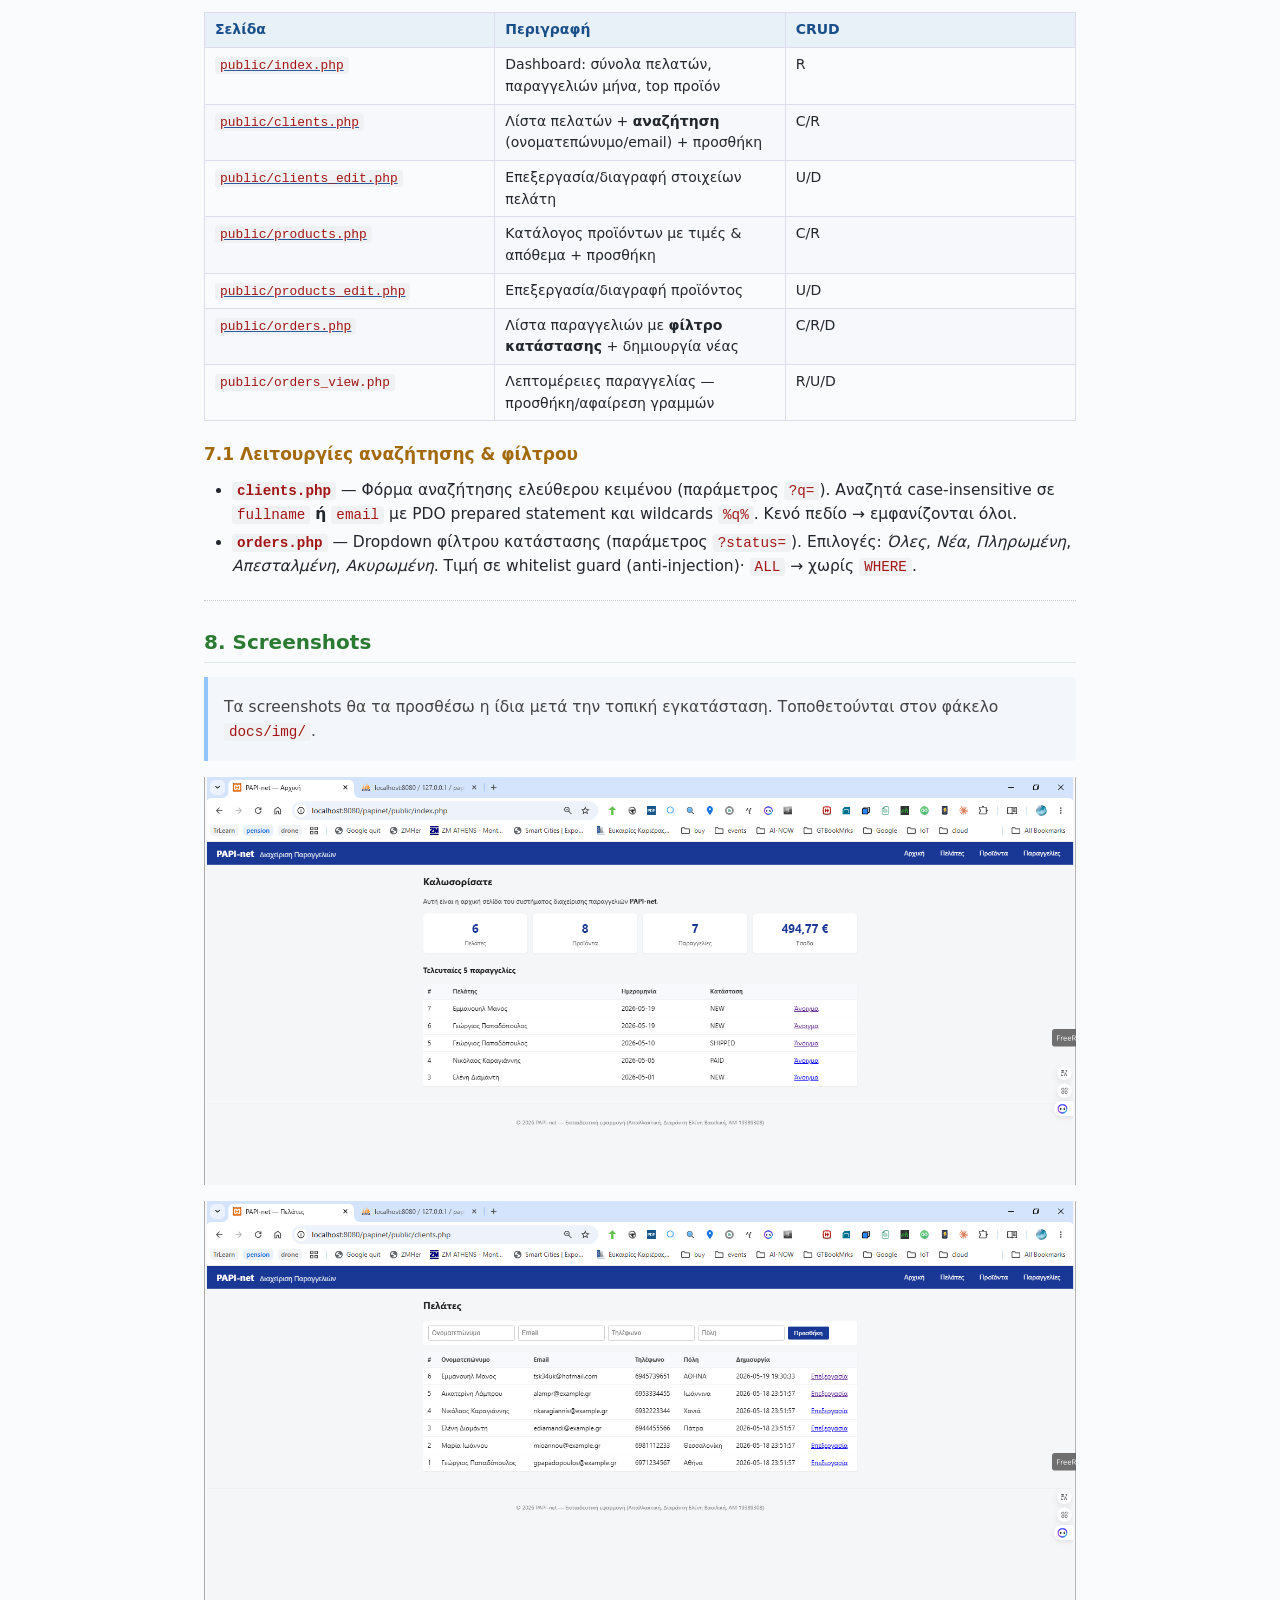
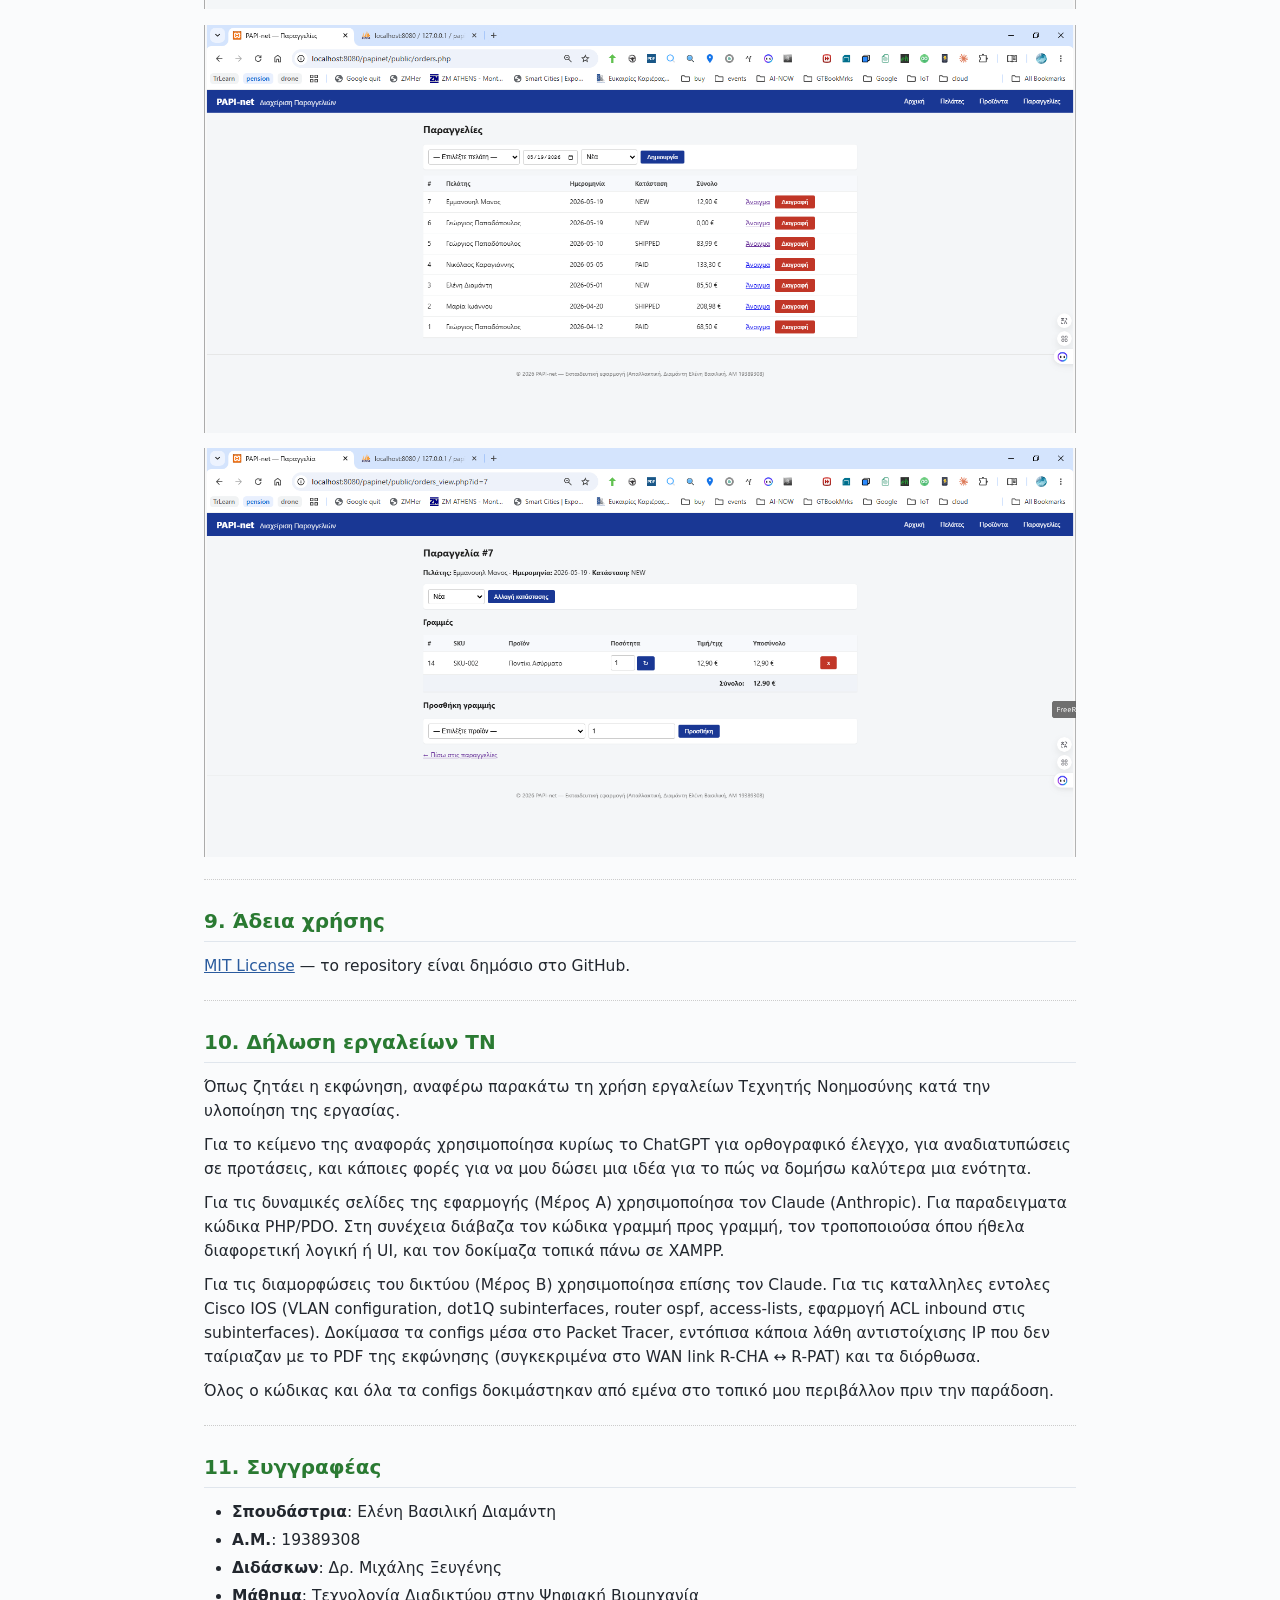
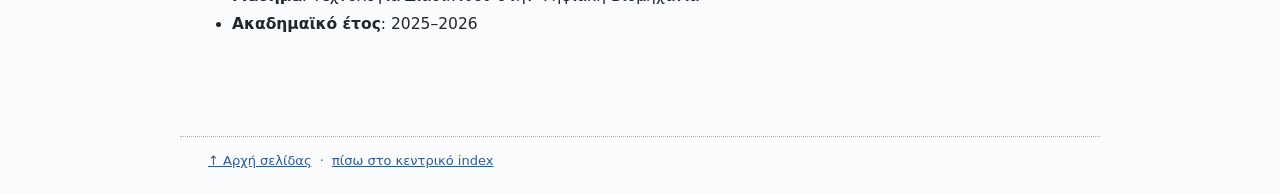
<file: webapp/index.html>
<!DOCTYPE html>
<html lang="el">
<head>
<meta charset="UTF-8">
<meta http-equiv="refresh" content="0; url=README.html">
<title>Redirecting…</title>
<link rel="canonical" href="README.html">
</head>
<body>
<p>Redirecting to <a href="README.html">README.html</a>…</p>
<script>window.location.replace("README.html");</script>
</body>
</html>
</file>
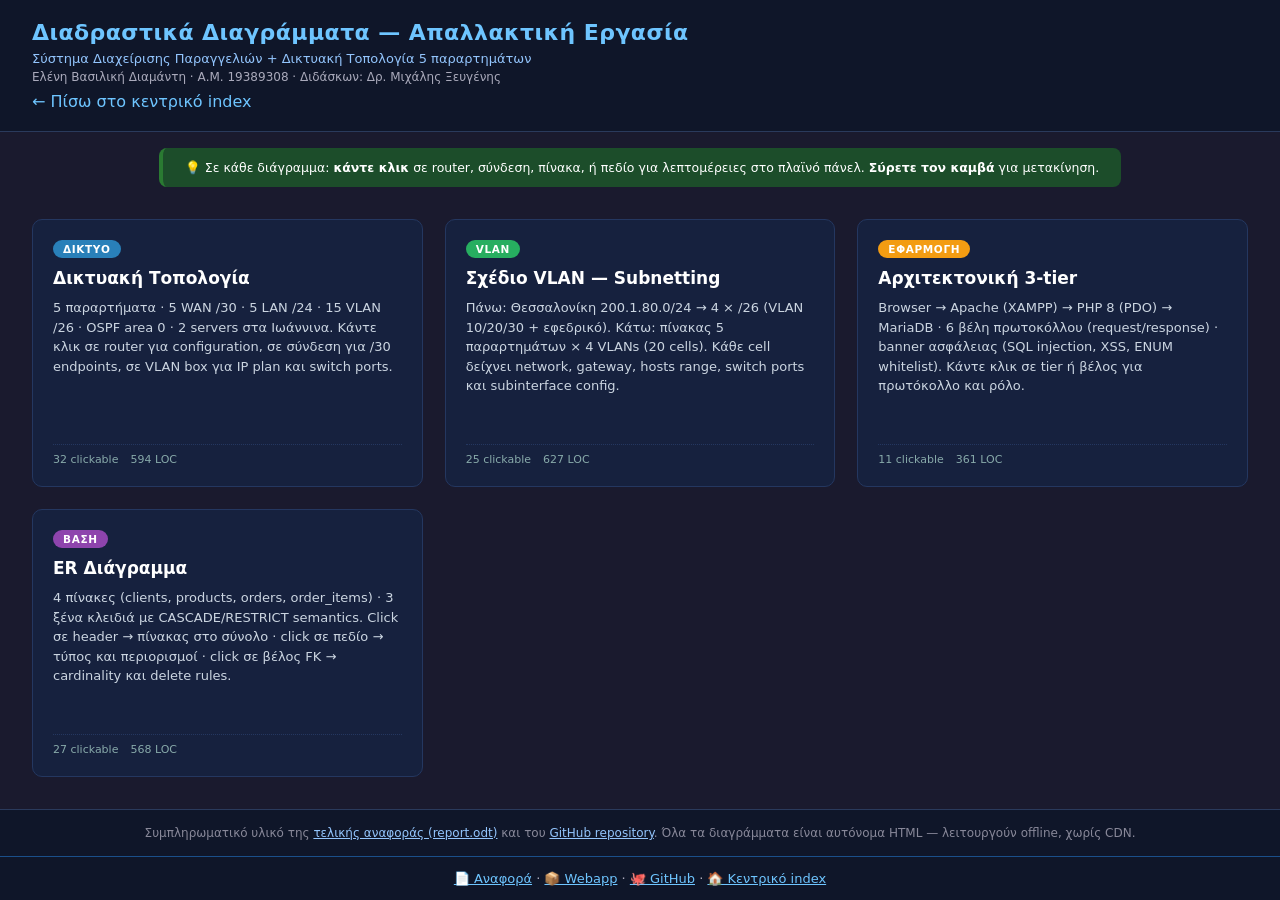
<file: final-report/interactive/index.html>
<!DOCTYPE html>
<html lang="el">
<head>
<meta charset="UTF-8">
<title>PAPI-net — Διαδραστικά Διαγράμματα (Ε.Β. Διαμάντη)</title>
<style>
* { box-sizing: border-box; margin: 0; padding: 0; }
body {
  background: #1a1a2e; color: #e0e0e0;
  font-family: system-ui, -apple-system, sans-serif;
  min-height: 100vh; display: flex; flex-direction: column;
}
header {
  background: #0f1629; padding: 20px 32px; border-bottom: 1px solid #2a3a5c;
}
header h1 { font-size: 22px; color: #6ec5ff; letter-spacing: 0.02em; }
header .sub { font-size: 13px; color: #93c5fd; margin-top: 6px; }
header .meta { font-size: 12px; color: #aab; margin-top: 4px; }
main {
  flex: 1; padding: 32px; display: grid;
  grid-template-columns: repeat(auto-fit, minmax(340px, 1fr));
  gap: 22px; max-width: 1400px; margin: 0 auto; width: 100%;
}
.card {
  background: #16213e; border: 1px solid #243760; border-radius: 10px;
  padding: 20px; text-decoration: none; color: inherit;
  transition: transform .15s, border-color .15s, box-shadow .15s;
  display: flex; flex-direction: column; gap: 10px;
}
.card:hover {
  transform: translateY(-2px); border-color: #6ec5ff;
  box-shadow: 0 8px 24px rgba(0,0,0,0.4);
}
.card .badge {
  display: inline-block; padding: 3px 10px; border-radius: 12px;
  font-size: 10.5px; font-weight: bold; letter-spacing: 0.06em;
  width: fit-content;
}
.b1 { background: #2980b9; color: white; }
.b2 { background: #27ae60; color: white; }
.b3 { background: #f39c12; color: white; }
.b4 { background: #8e44ad; color: white; }
.card h2 { font-size: 17px; color: #fff; }
.card p { font-size: 13px; color: #cbd5e1; line-height: 1.5; }
.card .stats { font-size: 11px; color: #8aa; margin-top: auto; padding-top: 8px;
  border-top: 1px dotted #243760; display: flex; gap: 12px; }
footer {
  padding: 16px 32px; font-size: 12px; color: #889; text-align: center;
  border-top: 1px solid #2a3a5c; background: #0f1629;
}
footer a { color: #93c5fd; }
.tip {
  margin: 16px auto 0; max-width: 1400px; padding: 12px 22px;
  background: #1c4d2a; color: #fff; font-size: 12.5px;
  border-radius: 8px; border-left: 4px solid #2a7a32;
}
</style>
</head>
<body>
<header>
  <h1>Διαδραστικά Διαγράμματα — Απαλλακτική Εργασία</h1>
  <div class="sub">Σύστημα Διαχείρισης Παραγγελιών + Δικτυακή Τοπολογία 5 παραρτημάτων</div>
  <div class="meta">Ελένη Βασιλική Διαμάντη · Α.Μ. 19389308 · Διδάσκων: Δρ. Μιχάλης Ξευγένης</div>
<div id="papinet-backlink" style="margin-top:8px;"><a href="../../index.html" style="color:#6ec5ff; text-decoration:none;">← Πίσω στο κεντρικό index</a></div></header>

<div class="tip">
  💡 Σε κάθε διάγραμμα: <b>κάντε κλικ</b> σε router, σύνδεση, πίνακα, ή πεδίο για λεπτομέρειες στο πλαϊνό πάνελ. <b>Σύρετε τον καμβά</b> για μετακίνηση.
</div>

<main>
  <a class="card" href="topology.html">
    <span class="badge b1">ΔΙΚΤΥΟ</span>
    <h2>Δικτυακή Τοπολογία</h2>
    <p>5 παραρτήματα · 5 WAN /30 · 5 LAN /24 · 15 VLAN /26 · OSPF area 0 · 2 servers στα Ιωάννινα. Κάντε κλικ σε router για configuration, σε σύνδεση για /30 endpoints, σε VLAN box για IP plan και switch ports.</p>
    <div class="stats"><span>32 clickable</span><span>594 LOC</span></div>
  </a>

  <a class="card" href="vlan.html">
    <span class="badge b2">VLAN</span>
    <h2>Σχέδιο VLAN — Subnetting</h2>
    <p>Πάνω: Θεσσαλονίκη 200.1.80.0/24 → 4 × /26 (VLAN 10/20/30 + εφεδρικό). Κάτω: πίνακας 5 παραρτημάτων × 4 VLANs (20 cells). Κάθε cell δείχνει network, gateway, hosts range, switch ports και subinterface config.</p>
    <div class="stats"><span>25 clickable</span><span>627 LOC</span></div>
  </a>

  <a class="card" href="architecture.html">
    <span class="badge b3">ΕΦΑΡΜΟΓΗ</span>
    <h2>Αρχιτεκτονική 3-tier</h2>
    <p>Browser → Apache (XAMPP) → PHP 8 (PDO) → MariaDB · 6 βέλη πρωτοκόλλου (request/response) · banner ασφάλειας (SQL injection, XSS, ENUM whitelist). Κάντε κλικ σε tier ή βέλος για πρωτόκολλο και ρόλο.</p>
    <div class="stats"><span>11 clickable</span><span>361 LOC</span></div>
  </a>

  <a class="card" href="er.html">
    <span class="badge b4">ΒΑΣΗ</span>
    <h2>ER Διάγραμμα</h2>
    <p>4 πίνακες (clients, products, orders, order_items) · 3 ξένα κλειδιά με CASCADE/RESTRICT semantics. Click σε header → πίνακας στο σύνολο · click σε πεδίο → τύπος και περιορισμοί · click σε βέλος FK → cardinality και delete rules.</p>
    <div class="stats"><span>27 clickable</span><span>568 LOC</span></div>
  </a>
</main>

<footer>
  Συμπληρωματικό υλικό της <a href="../report.odt">τελικής αναφοράς (report.odt)</a> και του
  <a href="https://github.com/idpe19389308/papi-net">GitHub repository</a>. Όλα τα διαγράμματα είναι αυτόνομα HTML — λειτουργούν offline, χωρίς CDN.
</footer>
<footer style="background:#0f1629; color:#aab; padding:14px 24px; text-align:center; font-size:13px; border-top:1px solid #1a4f8a;"><a href="../report.html" style="color:#6ec5ff;">📄 Αναφορά</a> · <a href="../../webapp/README.html" style="color:#6ec5ff;">📦 Webapp</a> · <a href="https://github.com/idpe19389308/papi-net" style="color:#6ec5ff;">🐙 GitHub</a> · <a href="../../index.html" style="color:#6ec5ff;">🏠 Κεντρικό index</a></footer></body>
</html>
</file>
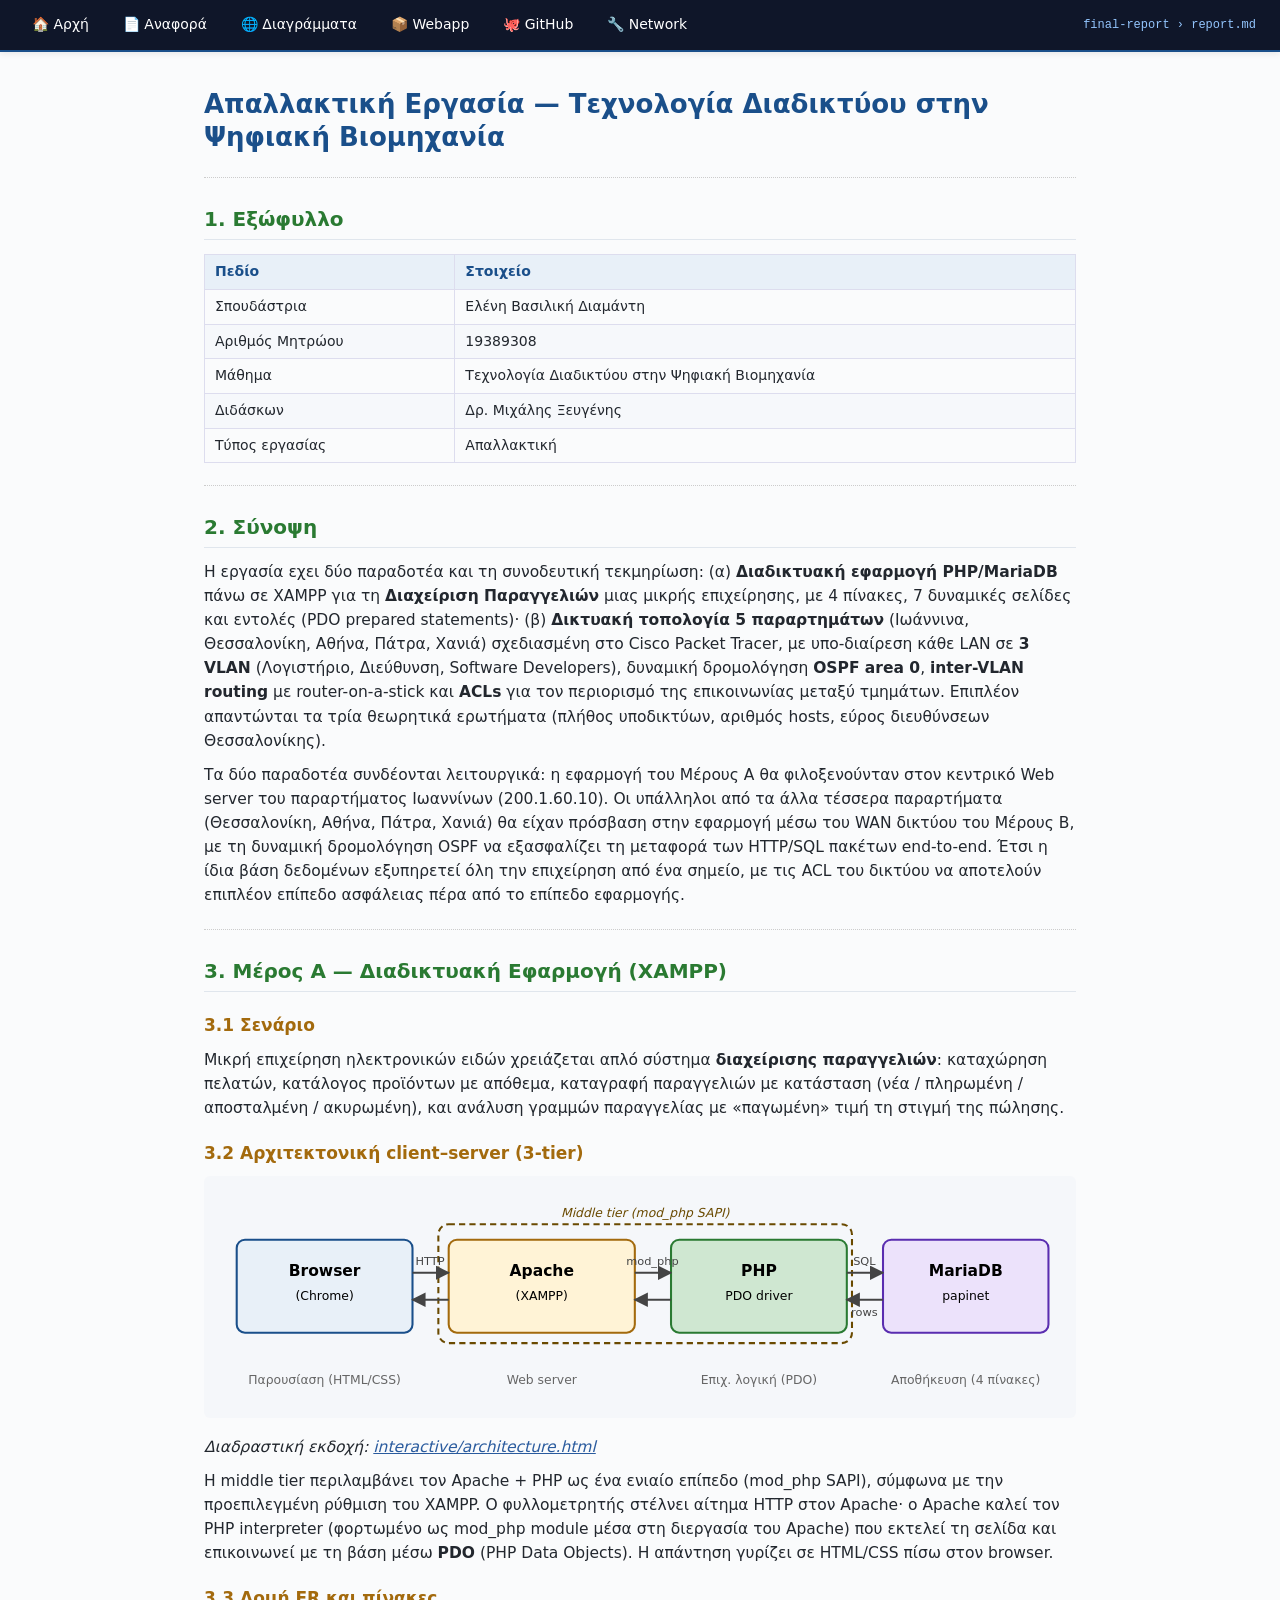
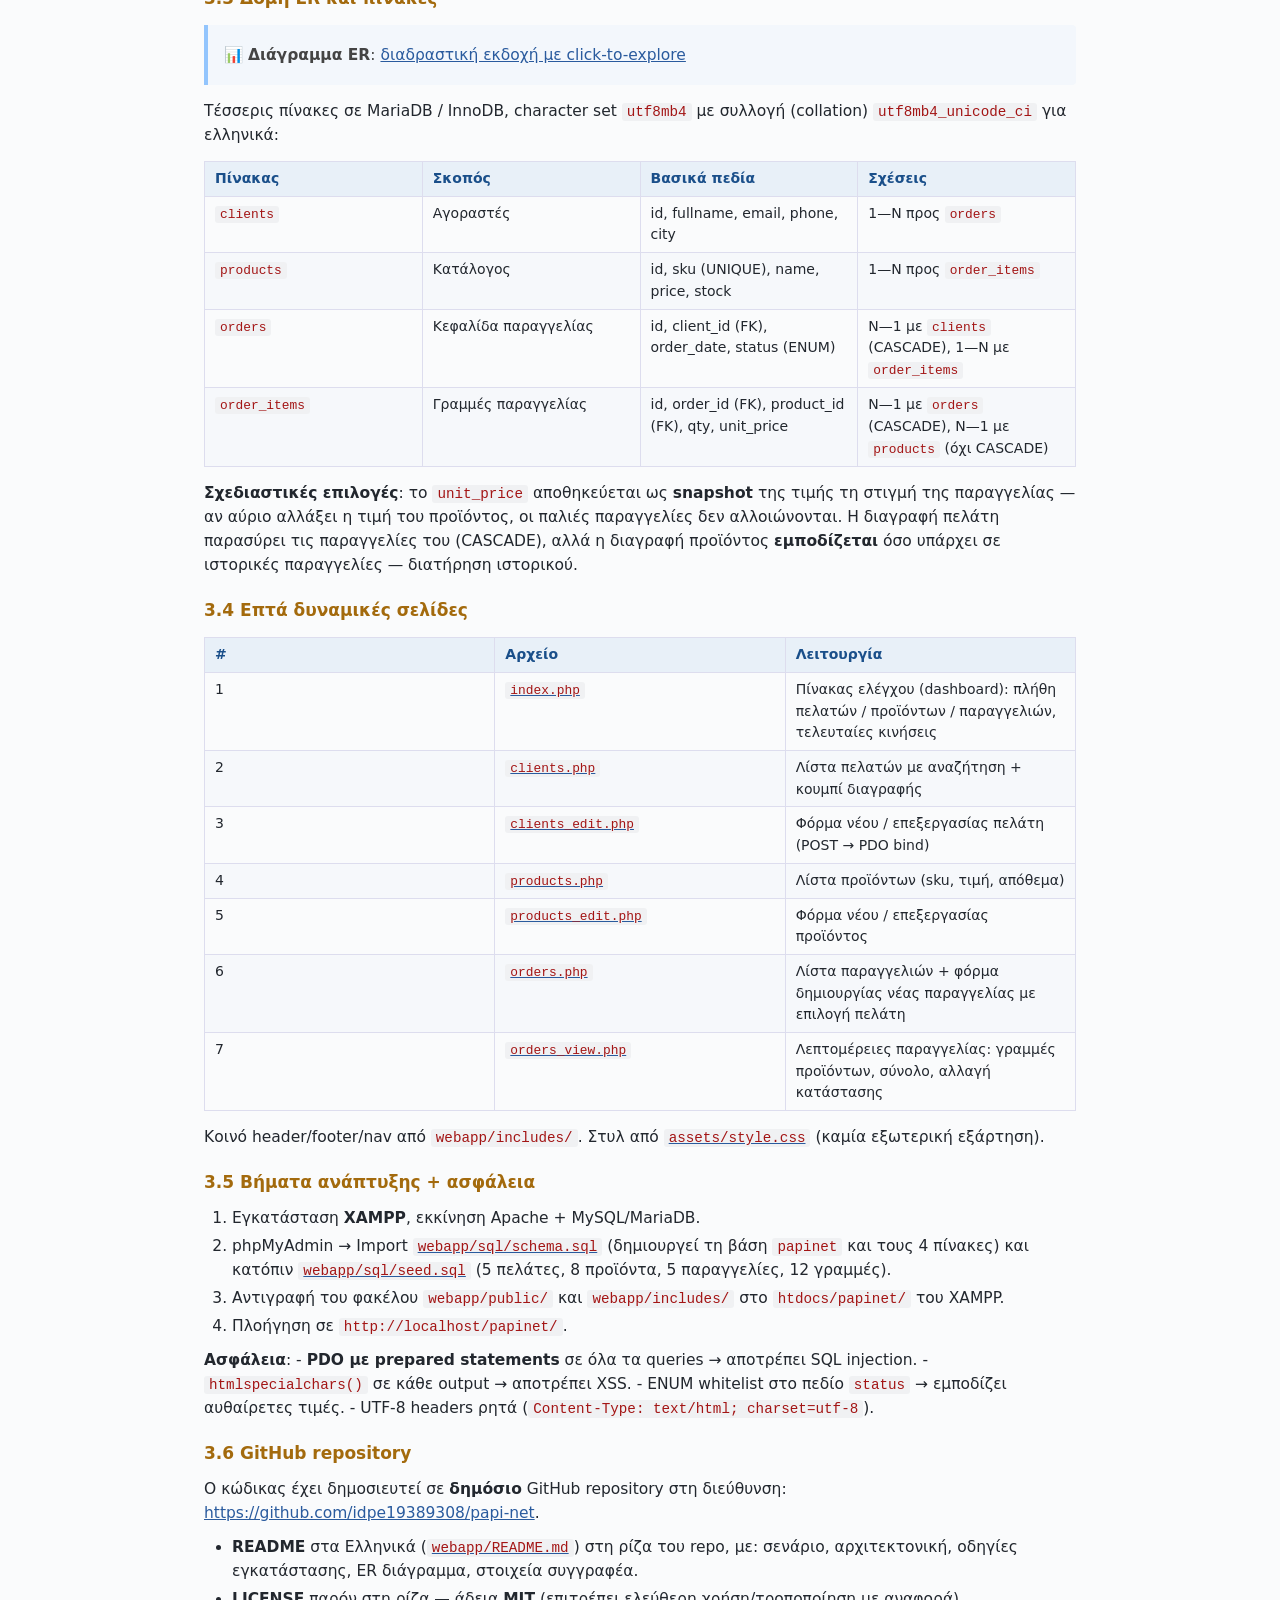
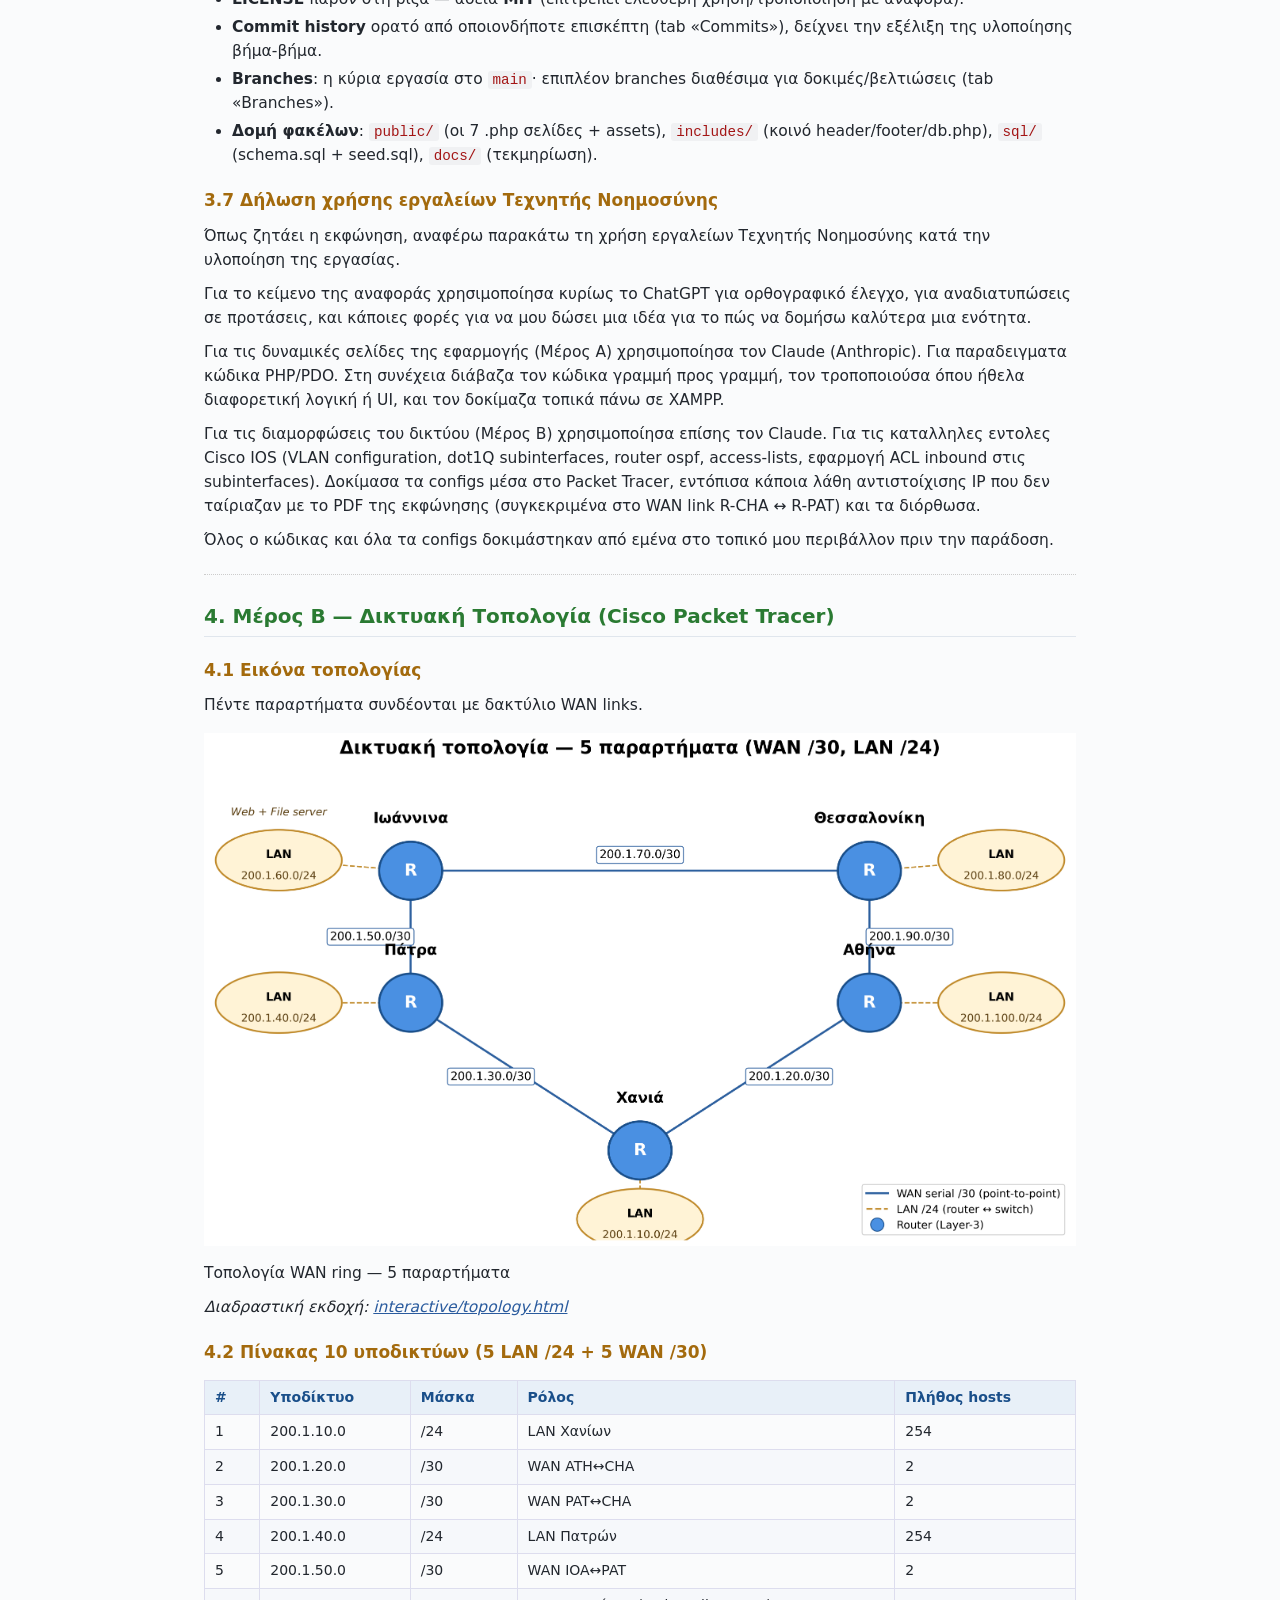
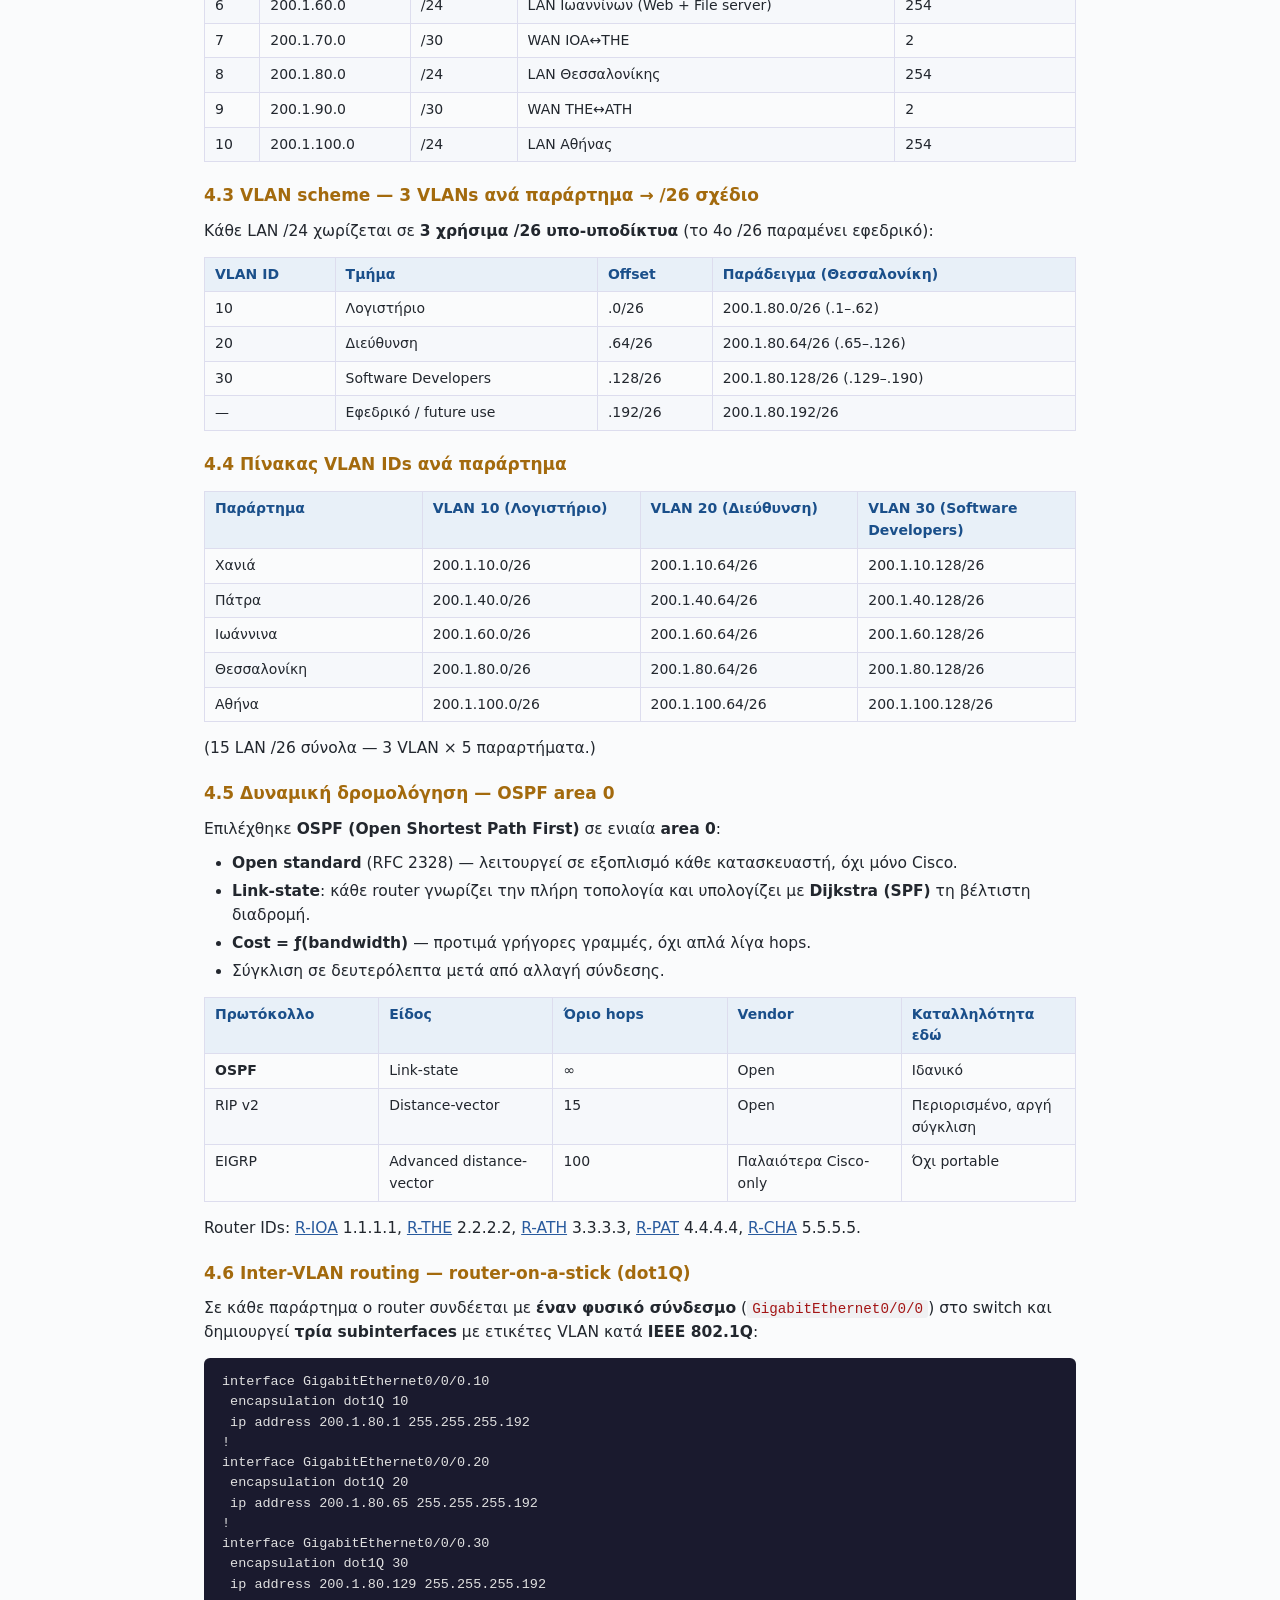
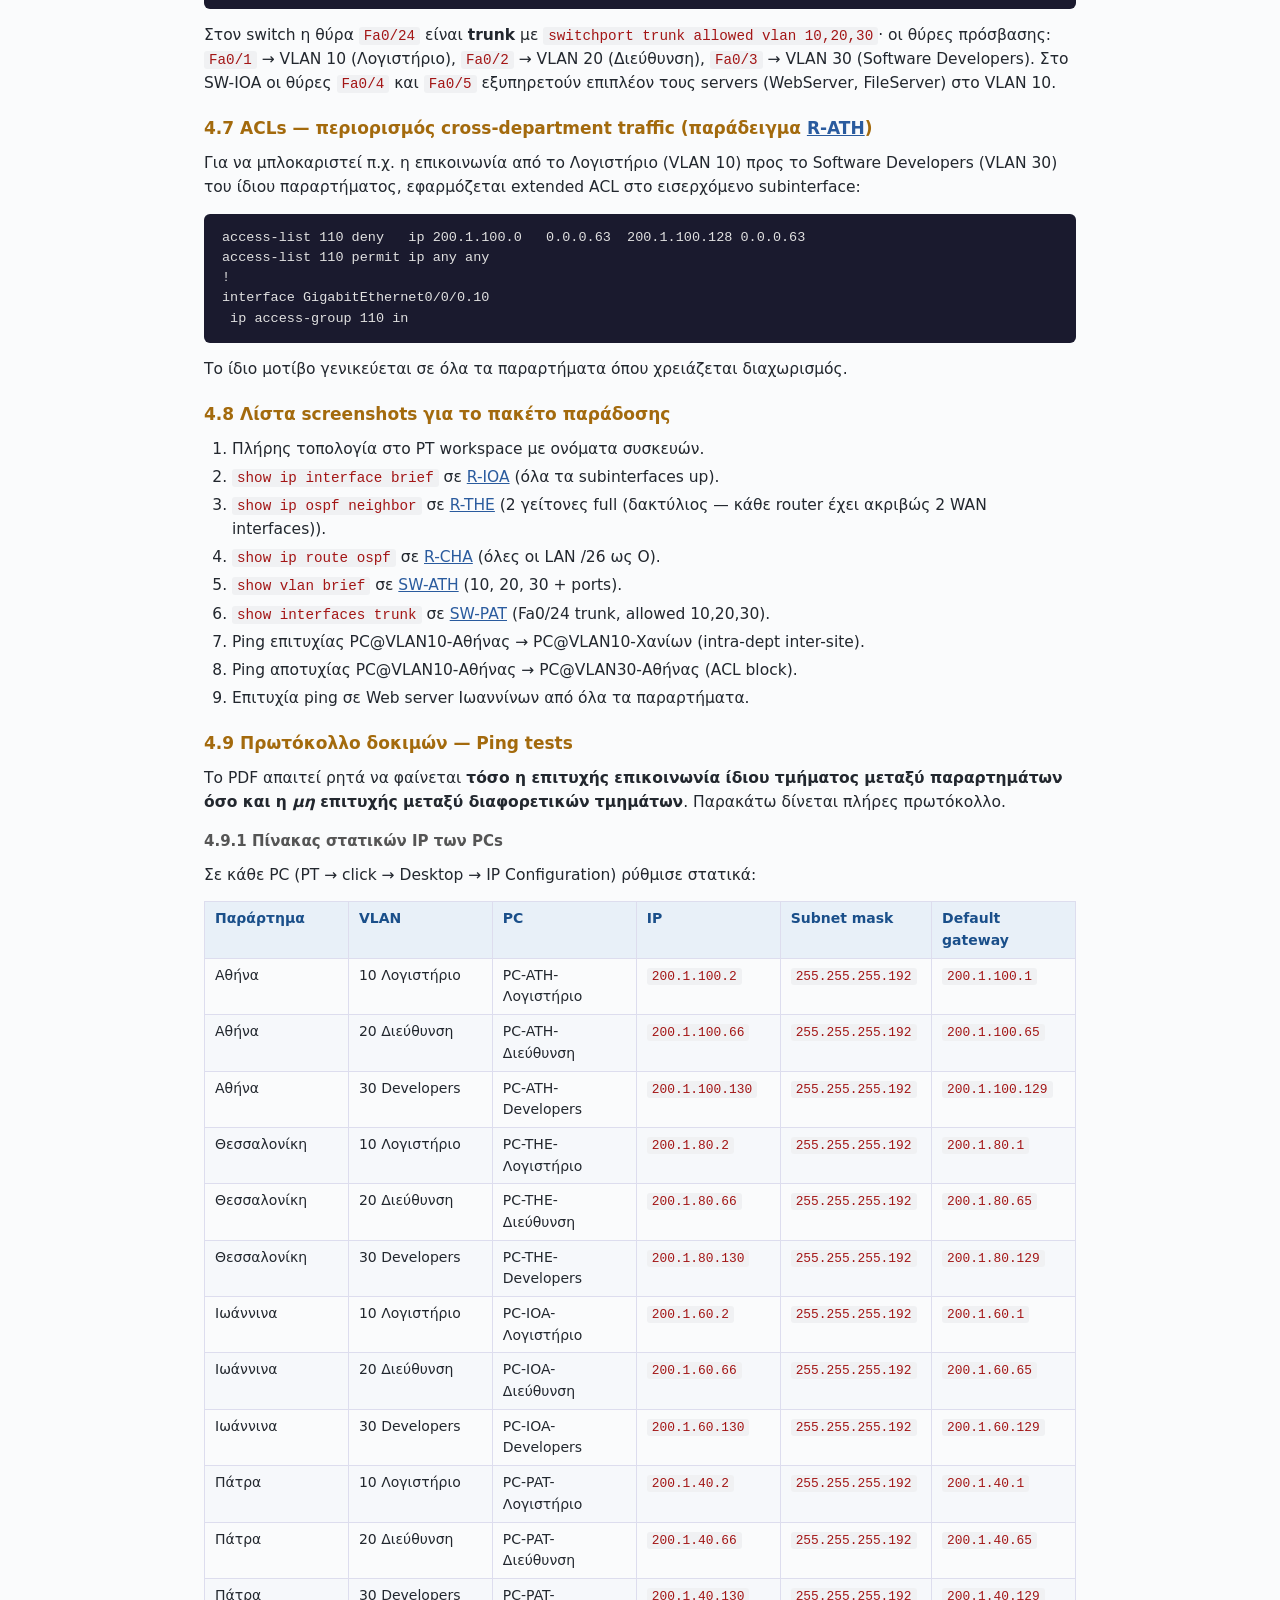
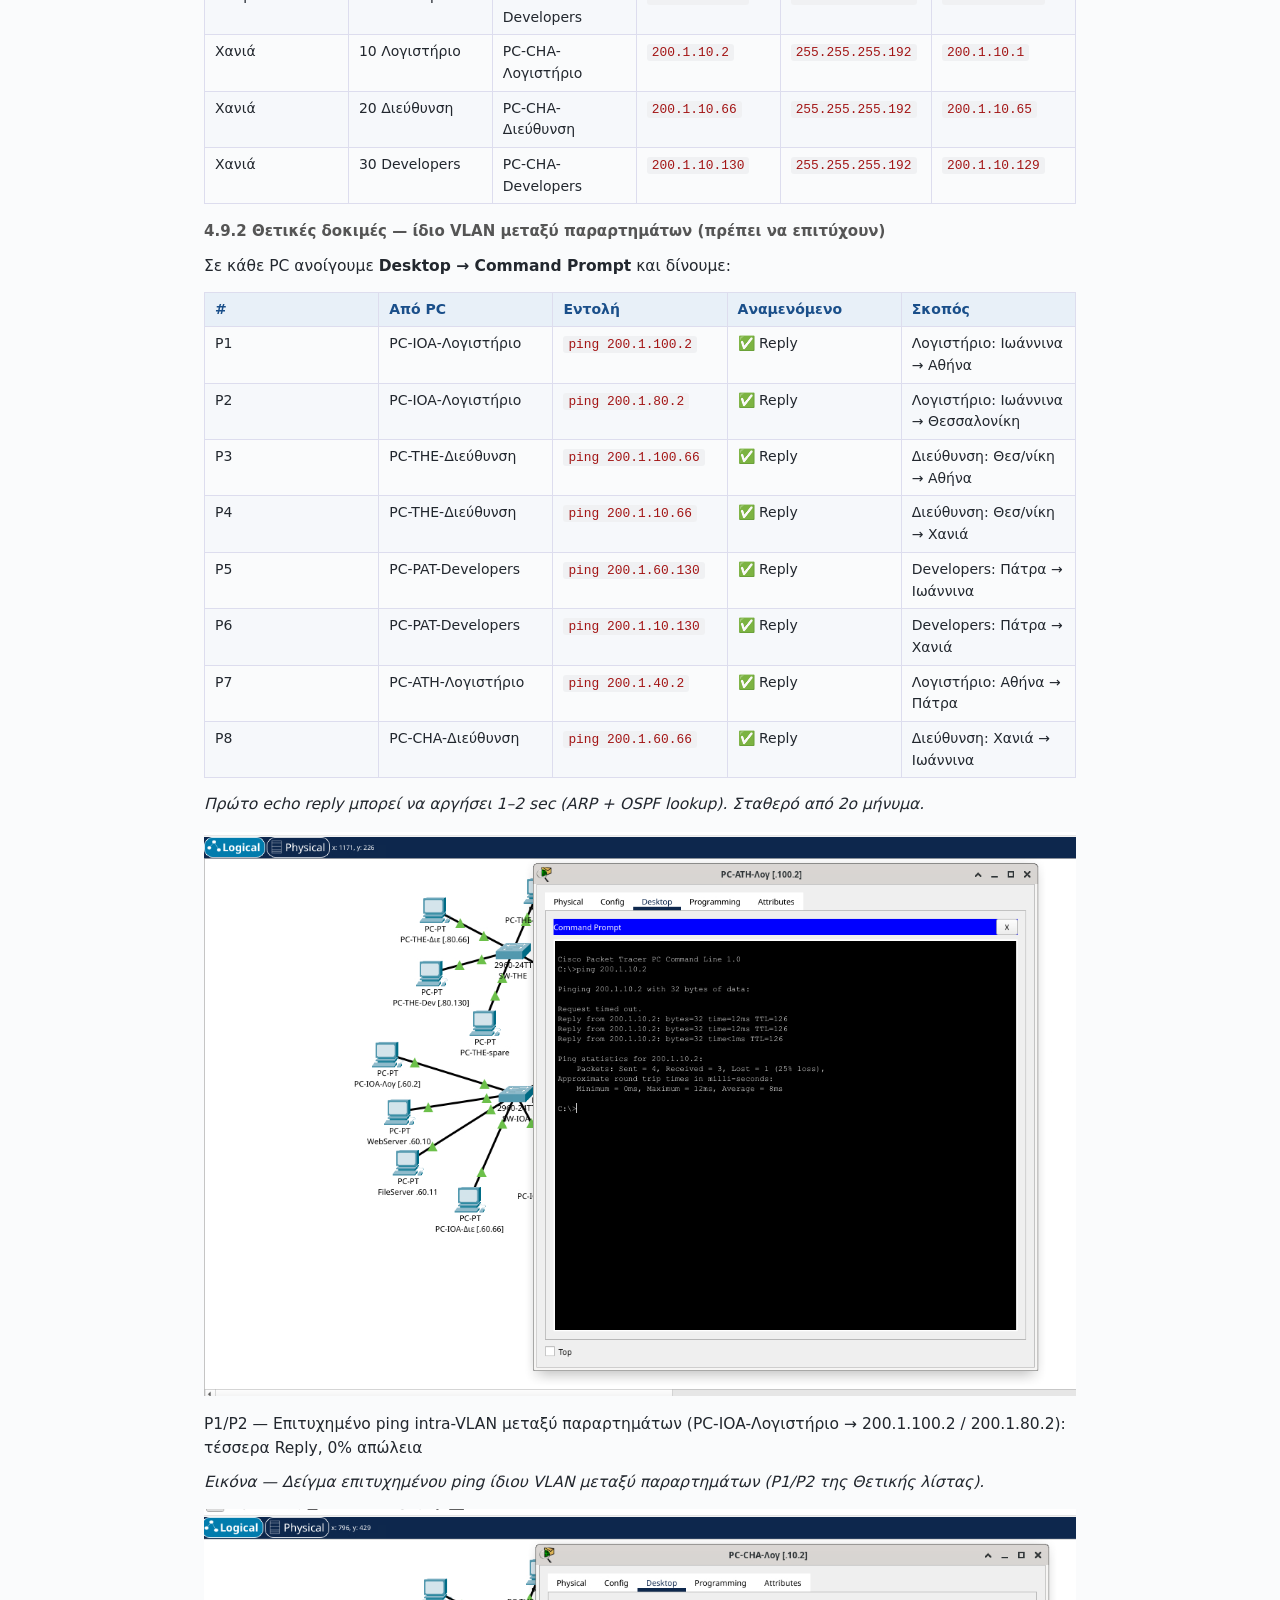
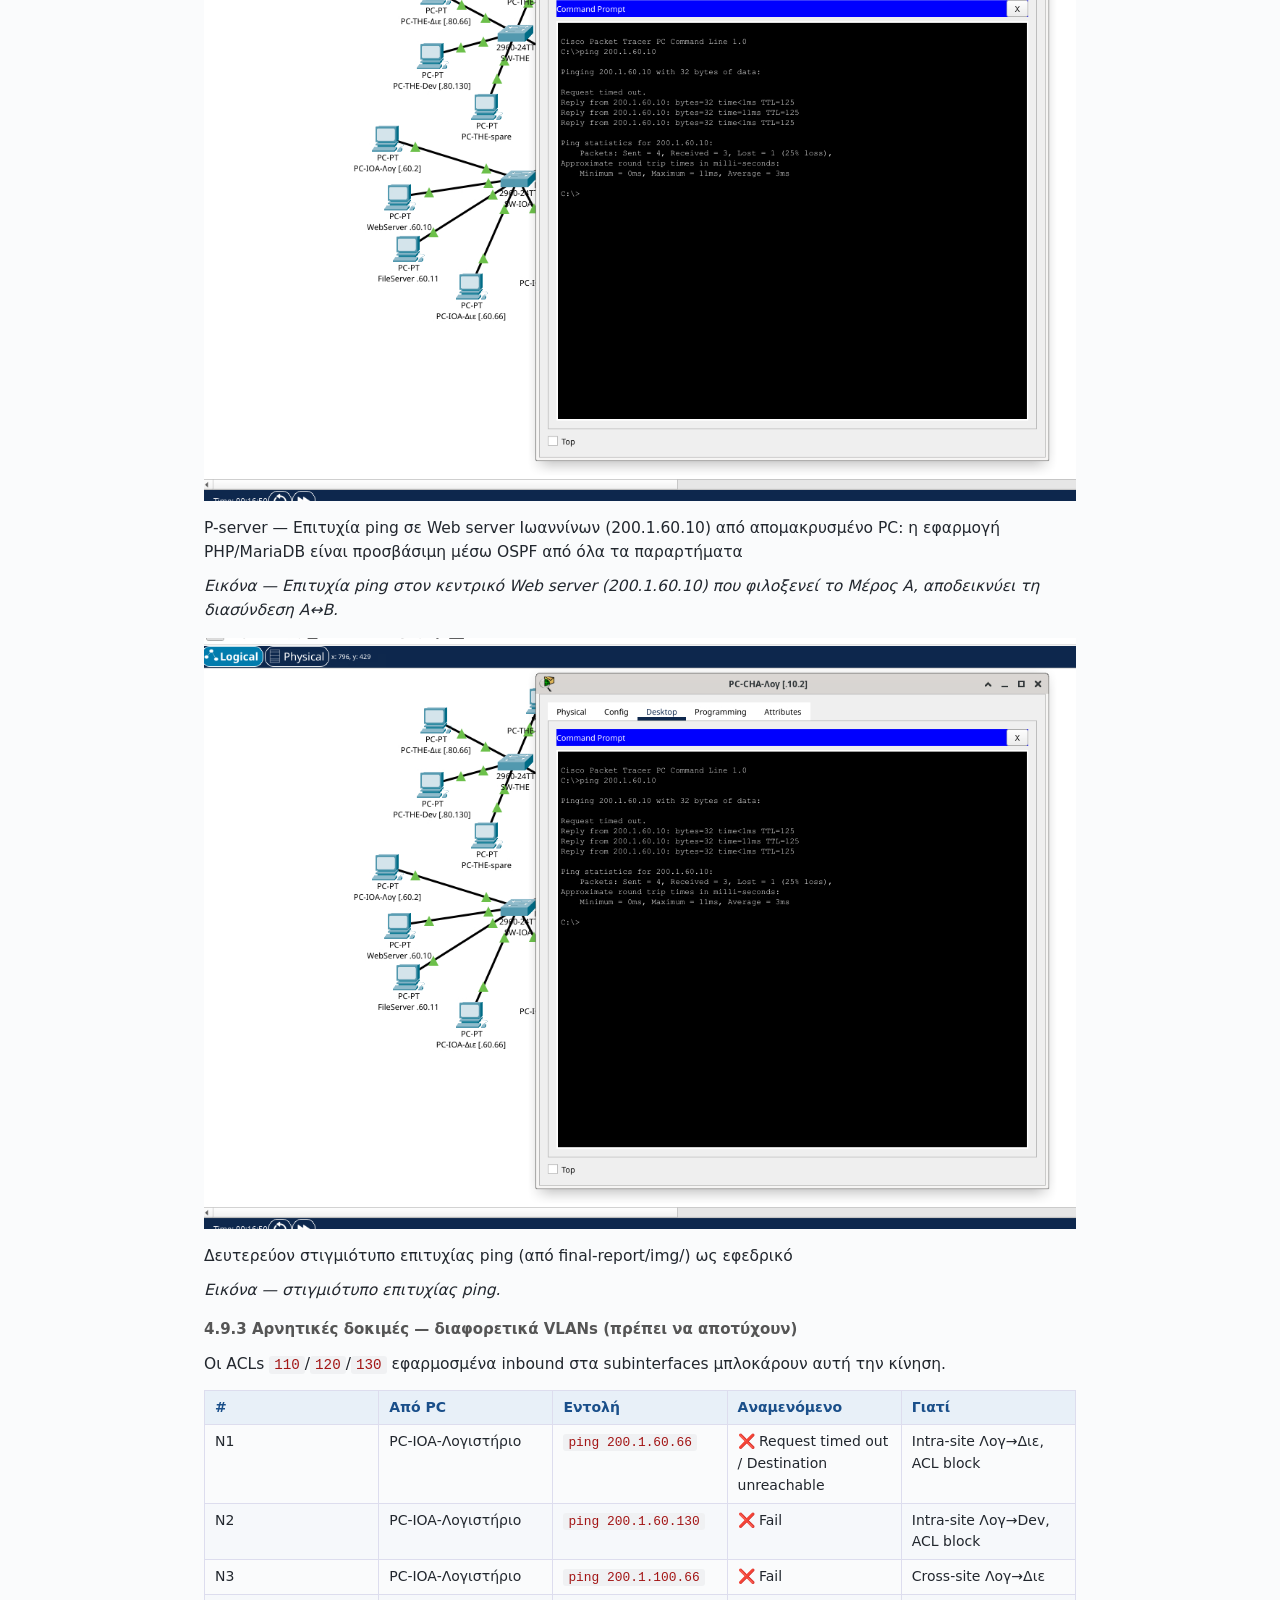
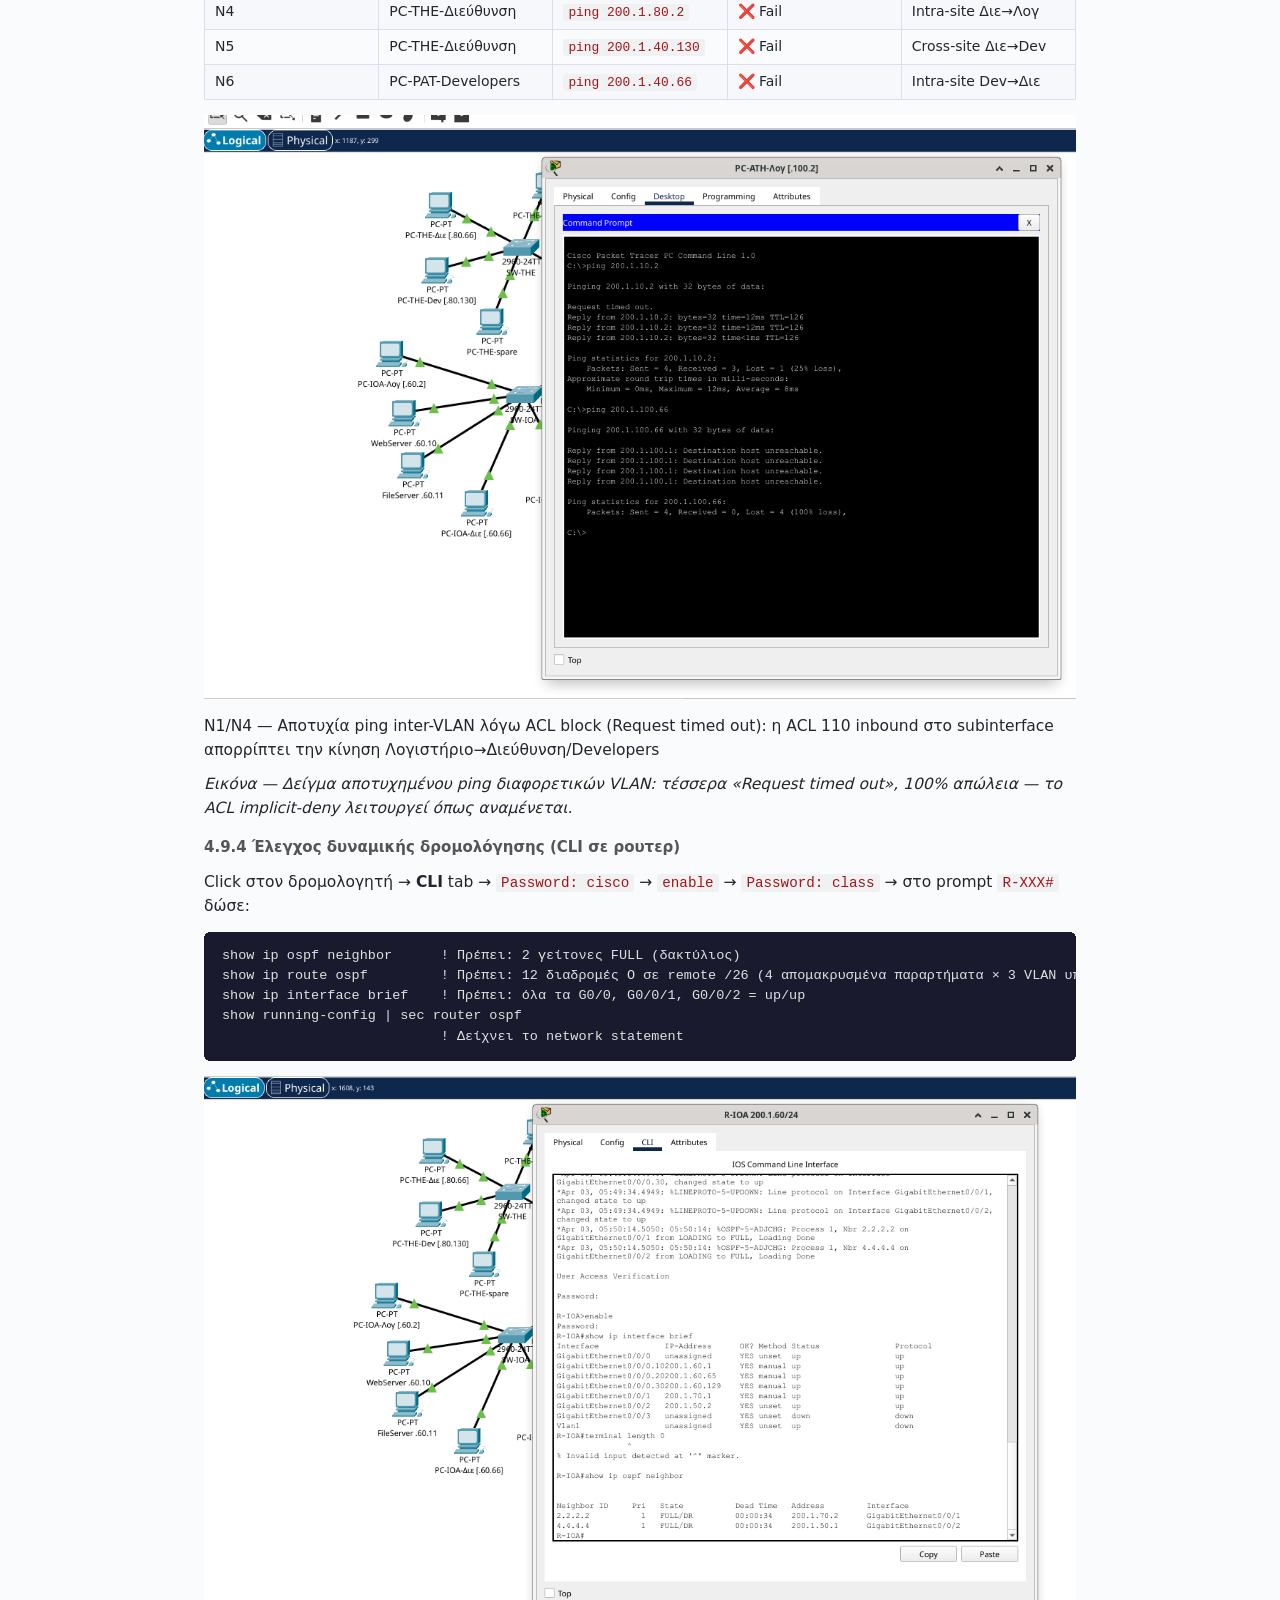
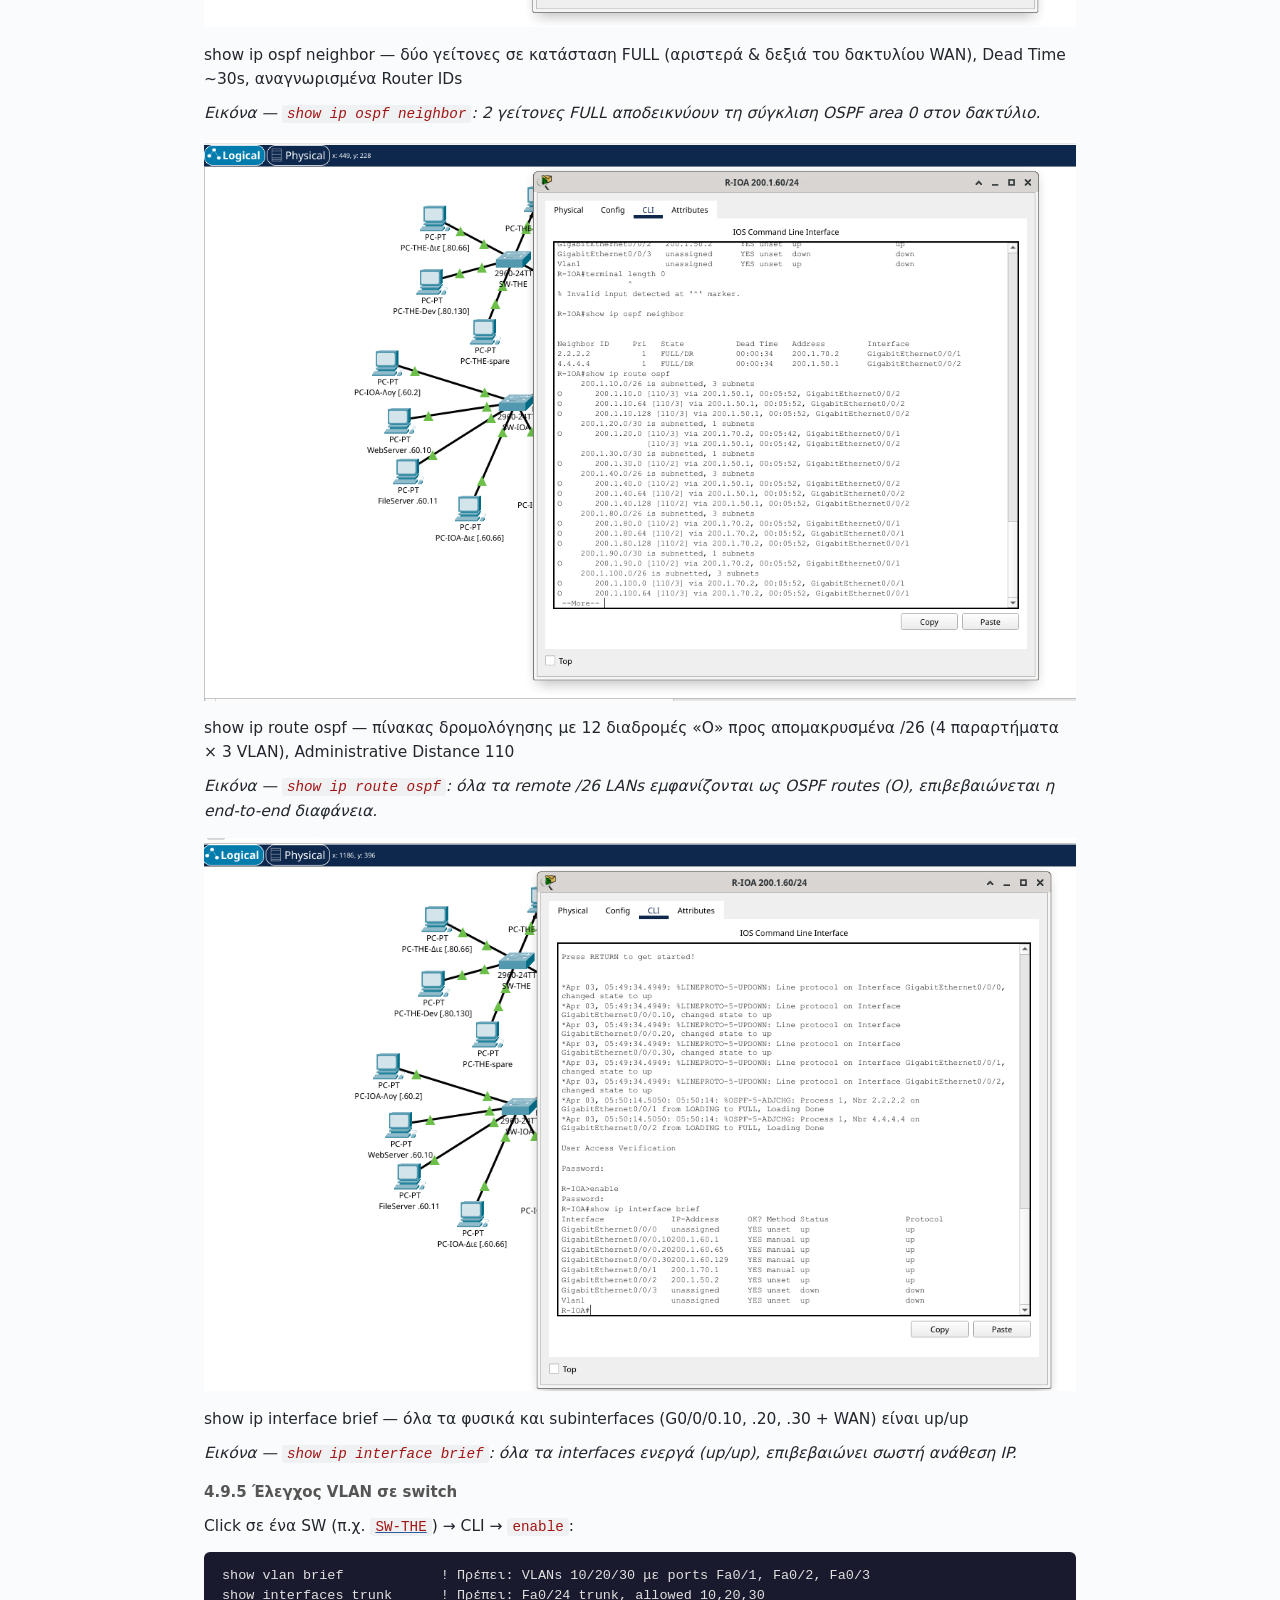
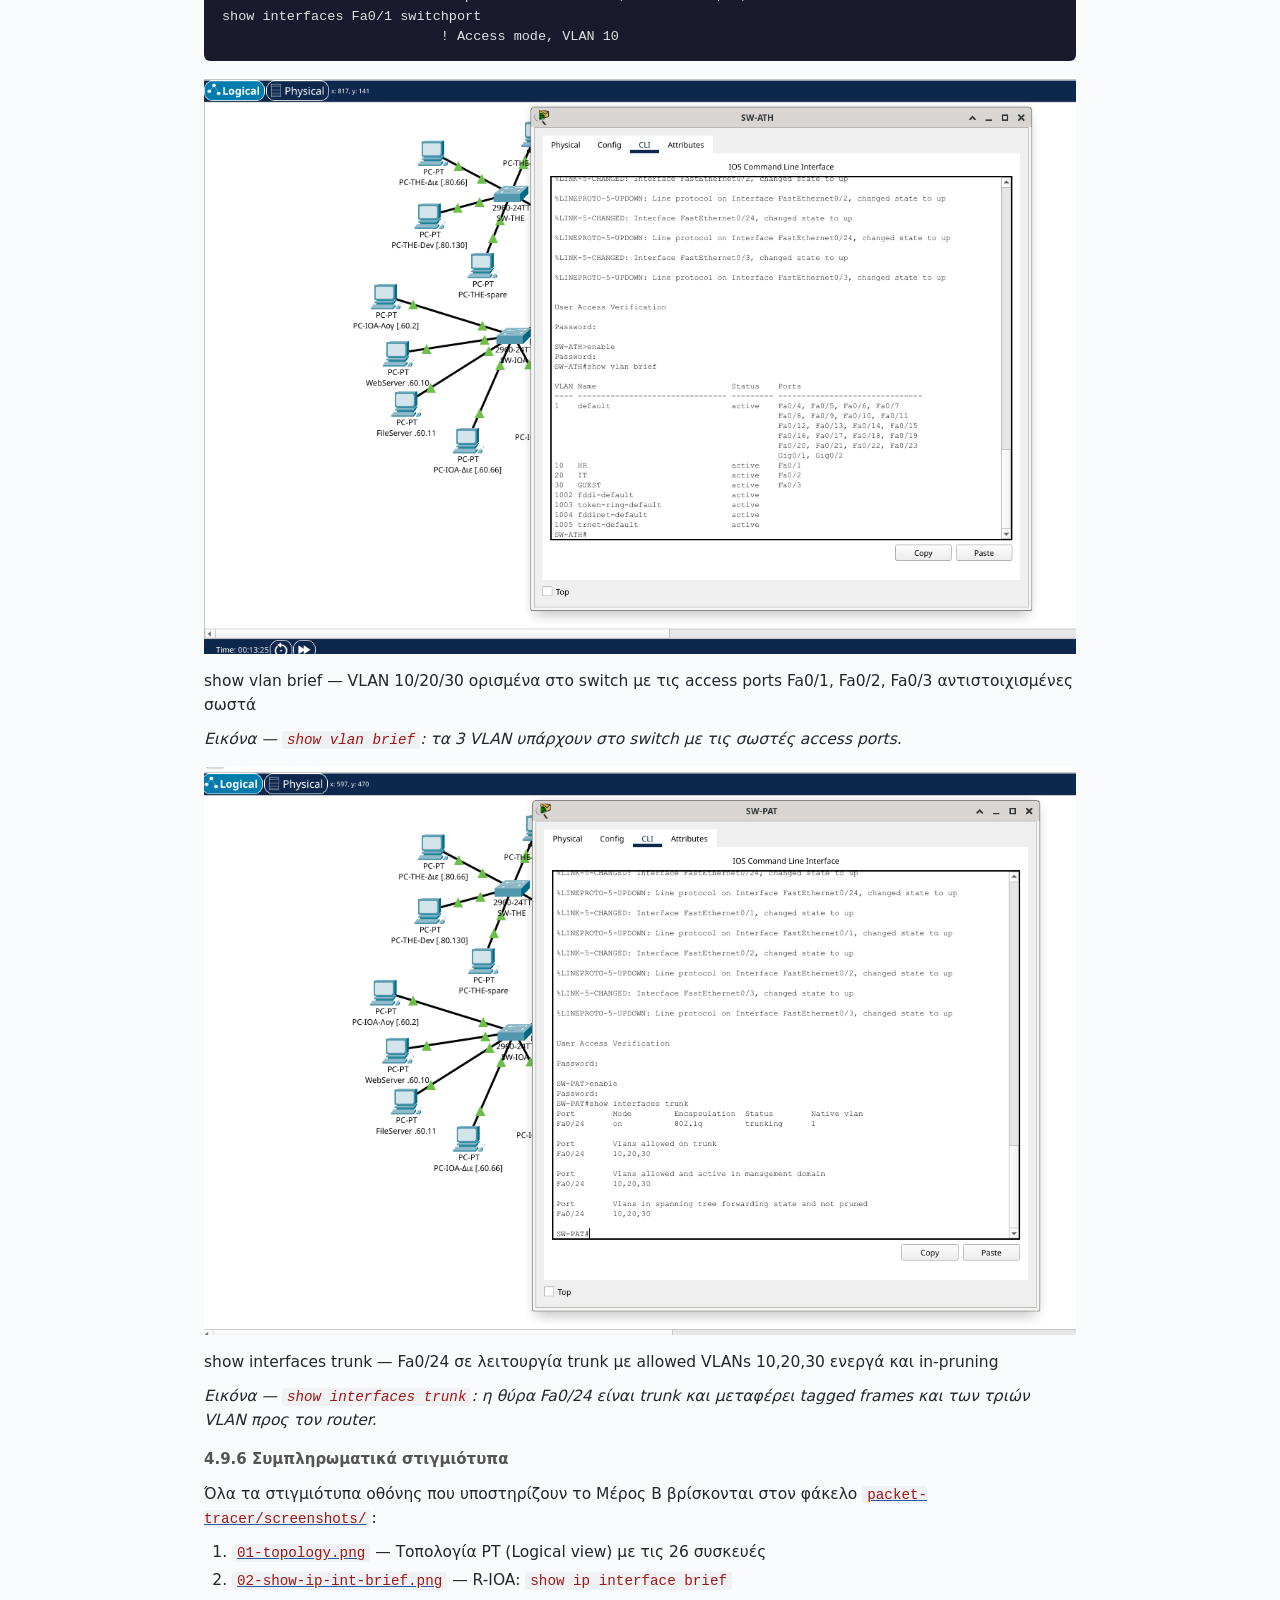
<file: final-report/report.html>
<!DOCTYPE html>
<html lang="el">
<head>
  <meta charset="UTF-8">
  <title>Απαλλακτική Εργασία — Τεχνολογία Διαδικτύου στην Ψηφιακή Βιομηχανία</title>
  <link rel="stylesheet" href="../style.css">
</head>
<body id="top">
  <nav class="topnav">
    <a href="../index.html">🏠 Αρχή</a>
    <a href="../final-report/report.html">📄 Αναφορά</a>
    <a href="../final-report/interactive/index.html">🌐 Διαγράμματα</a>
    <a href="../webapp/README.html">📦 Webapp</a>
    <a href="https://github.com/idpe19389308/papi-net">🐙 GitHub</a>
    <a href="../packet-tracer/configs/README.html">🔧 Network</a>
    <span class="breadcrumb">final-report › report.md</span>
  </nav>
  <main>
<h1
id="απαλλακτική-εργασία-τεχνολογία-διαδικτύου-στην-ψηφιακή-βιομηχανία">Απαλλακτική
Εργασία — Τεχνολογία Διαδικτύου στην Ψηφιακή Βιομηχανία</h1>
<hr />
<h2 id="εξώφυλλο">1. Εξώφυλλο</h2>
<table>
<thead>
<tr class="header">
<th>Πεδίο</th>
<th>Στοιχείο</th>
</tr>
</thead>
<tbody>
<tr class="odd">
<td>Σπουδάστρια</td>
<td>Ελένη Βασιλική Διαμάντη</td>
</tr>
<tr class="even">
<td>Αριθμός Μητρώου</td>
<td>19389308</td>
</tr>
<tr class="odd">
<td>Μάθημα</td>
<td>Τεχνολογία Διαδικτύου στην Ψηφιακή Βιομηχανία</td>
</tr>
<tr class="even">
<td>Διδάσκων</td>
<td>Δρ. Μιχάλης Ξευγένης</td>
</tr>
<tr class="odd">
<td>Τύπος εργασίας</td>
<td>Απαλλακτική</td>
</tr>
</tbody>
</table>
<hr />
<h2 id="σύνοψη">2. Σύνοψη</h2>
<p>Η εργασία εχει δύο παραδοτέα και τη συνοδευτική τεκμηρίωση: (α)
<strong>Διαδικτυακή εφαρμογή PHP/MariaDB</strong> πάνω σε XAMPP για τη
<strong>Διαχείριση Παραγγελιών</strong> μιας μικρής επιχείρησης, με 4
πίνακες, 7 δυναμικές σελίδες και εντολές (PDO prepared statements)· (β)
<strong>Δικτυακή τοπολογία 5 παραρτημάτων</strong> (Ιωάννινα,
Θεσσαλονίκη, Αθήνα, Πάτρα, Χανιά) σχεδιασμένη στο Cisco Packet Tracer,
με υπο-διαίρεση κάθε LAN σε <strong>3 VLAN</strong> (Λογιστήριο,
Διεύθυνση, Software Developers), δυναμική δρομολόγηση <strong>OSPF area
0</strong>, <strong>inter-VLAN routing</strong> με router-on-a-stick και
<strong>ACLs</strong> για τον περιορισμό της επικοινωνίας μεταξύ
τμημάτων. Επιπλέον απαντώνται τα τρία θεωρητικά ερωτήματα (πλήθος
υποδικτύων, αριθμός hosts, εύρος διευθύνσεων Θεσσαλονίκης).</p>
<p>Τα δύο παραδοτέα συνδέονται λειτουργικά: η εφαρμογή του Μέρους Α θα
φιλοξενούνταν στον κεντρικό Web server του παραρτήματος Ιωαννίνων
(200.1.60.10). Οι υπάλληλοι από τα άλλα τέσσερα παραρτήματα
(Θεσσαλονίκη, Αθήνα, Πάτρα, Χανιά) θα είχαν πρόσβαση στην εφαρμογή μέσω
του WAN δικτύου του Μέρους Β, με τη δυναμική δρομολόγηση OSPF να
εξασφαλίζει τη μεταφορά των HTTP/SQL πακέτων end-to-end. Έτσι η ίδια
βάση δεδομένων εξυπηρετεί όλη την επιχείρηση από ένα σημείο, με τις ACL
του δικτύου να αποτελούν επιπλέον επίπεδο ασφάλειας πέρα από το επίπεδο
εφαρμογής.</p>
<hr />
<h2 id="μέρος-α-διαδικτυακή-εφαρμογή-xampp">3. Μέρος Α — Διαδικτυακή
Εφαρμογή (XAMPP)</h2>
<h3 id="σενάριο">3.1 Σενάριο</h3>
<p>Μικρή επιχείρηση ηλεκτρονικών ειδών χρειάζεται απλό σύστημα
<strong>διαχείρισης παραγγελιών</strong>: καταχώρηση πελατών, κατάλογος
προϊόντων με απόθεμα, καταγραφή παραγγελιών με κατάσταση (νέα /
πληρωμένη / αποσταλμένη / ακυρωμένη), και ανάλυση γραμμών παραγγελίας με
«παγωμένη» τιμή τη στιγμή της πώλησης.</p>
<h3 id="αρχιτεκτονική-clientserver-3-tier">3.2 Αρχιτεκτονική
client–server (3-tier)</h3>
<svg viewBox="0 0 820 210" xmlns="http://www.w3.org/2000/svg" style="max-width:100%;height:auto;background:#f5f7fa;border-radius:6px;padding:12px;font-family:&#39;DejaVu Sans&#39;,sans-serif">
<defs>
<marker id="arrFM" viewBox="0 0 10 10" refX="9" refY="5" markerWidth="7" markerHeight="7" orient="auto"><path d="M0,0 L10,5 L0,10 z" fill="#444"/></marker>
</defs>
<rect x="215" y="35" width="400" height="115" rx="10" fill="none" stroke="#6a4a00" stroke-width="2" stroke-dasharray="6,4"/>
<text x="415" y="28" text-anchor="middle" font-size="12" font-style="italic" fill="#6a4a00">Middle
tier (mod_php SAPI)</text>
<rect x="20"  y="50" width="170" height="90" rx="8" fill="#e8f0f8" stroke="#1a4f8a" stroke-width="2"/>
<text x="105" y="85" text-anchor="middle" font-weight="bold" font-size="15">Browser</text>
<text x="105" y="108" text-anchor="middle" font-size="12">(Chrome)</text>
<rect x="225" y="50" width="180" height="90" rx="8" fill="#fff3d6" stroke="#a36a0d" stroke-width="2"/>
<text x="315" y="85" text-anchor="middle" font-weight="bold" font-size="15">Apache</text>
<text x="315" y="108" text-anchor="middle" font-size="12">(XAMPP)</text>
<rect x="440" y="50" width="170" height="90" rx="8" fill="#cfe7d1" stroke="#2a7a32" stroke-width="2"/>
<text x="525" y="85" text-anchor="middle" font-weight="bold" font-size="15">PHP</text>
<text x="525" y="108" text-anchor="middle" font-size="12">PDO
driver</text>
<rect x="645" y="50" width="160" height="90" rx="8" fill="#ece2fb" stroke="#5a2db0" stroke-width="2"/>
<text x="725" y="85" text-anchor="middle" font-weight="bold" font-size="15">MariaDB</text>
<text x="725" y="108" text-anchor="middle" font-size="12">papinet</text>
<path d="M190,82 L225,82"   stroke="#444" stroke-width="2" marker-end="url(#arrFM)"/>
<text x="207" y="74"  text-anchor="middle" font-size="11" fill="#444">HTTP</text>
<path d="M225,108 L190,108" stroke="#444" stroke-width="2" marker-end="url(#arrFM)"/>
<path d="M405,82 L440,82"   stroke="#444" stroke-width="2" marker-end="url(#arrFM)"/>
<text x="422" y="74"  text-anchor="middle" font-size="11" fill="#444">mod_php</text>
<path d="M440,108 L405,108" stroke="#444" stroke-width="2" marker-end="url(#arrFM)"/>
<path d="M610,82 L645,82"   stroke="#444" stroke-width="2" marker-end="url(#arrFM)"/>
<text x="627" y="74"  text-anchor="middle" font-size="11" fill="#444">SQL</text>
<path d="M645,108 L610,108" stroke="#444" stroke-width="2" marker-end="url(#arrFM)"/>
<text x="627" y="124" text-anchor="middle" font-size="11" fill="#444">rows</text>
<text x="105" y="190" text-anchor="middle" font-size="12" fill="#666">Παρουσίαση
(HTML/CSS)</text>
<text x="315" y="190" text-anchor="middle" font-size="12" fill="#666">Web
server</text>
<text x="525" y="190" text-anchor="middle" font-size="12" fill="#666">Επιχ.
λογική (PDO)</text>
<text x="725" y="190" text-anchor="middle" font-size="12" fill="#666">Αποθήκευση
(4 πίνακες)</text>
</svg>
<p><em>Διαδραστική εκδοχή: <a
href="https://idpe19389308.github.io/papi-net/final-report/interactive/architecture.html">interactive/architecture.html</a></em></p>
<p>Η middle tier περιλαμβάνει τον Apache + PHP ως ένα ενιαίο επίπεδο
(mod_php SAPI), σύμφωνα με την προεπιλεγμένη ρύθμιση του XAMPP. Ο
φυλλομετρητής στέλνει αίτημα HTTP στον Apache· ο Apache καλεί τον PHP
interpreter (φορτωμένο ως mod_php module μέσα στη διεργασία του Apache)
που εκτελεί τη σελίδα και επικοινωνεί με τη βάση μέσω
<strong>PDO</strong> (PHP Data Objects). Η απάντηση γυρίζει σε HTML/CSS
πίσω στον browser.</p>
<h3 id="δομή-er-και-πίνακες">3.3 Δομή ER και πίνακες</h3>
<blockquote>
<p>📊 <strong>Διάγραμμα ER</strong>: <a
href="https://idpe19389308.github.io/papi-net/final-report/interactive/er.html">διαδραστική
εκδοχή με click-to-explore</a></p>
</blockquote>
<p>Τέσσερις πίνακες σε MariaDB / InnoDB, character set
<code>utf8mb4</code> με συλλογή (collation)
<code>utf8mb4_unicode_ci</code> για ελληνικά:</p>
<table>
<colgroup>
<col style="width: 25%" />
<col style="width: 25%" />
<col style="width: 25%" />
<col style="width: 25%" />
</colgroup>
<thead>
<tr class="header">
<th>Πίνακας</th>
<th>Σκοπός</th>
<th>Βασικά πεδία</th>
<th>Σχέσεις</th>
</tr>
</thead>
<tbody>
<tr class="odd">
<td><code>clients</code></td>
<td>Αγοραστές</td>
<td>id, fullname, email, phone, city</td>
<td>1—Ν προς <code>orders</code></td>
</tr>
<tr class="even">
<td><code>products</code></td>
<td>Κατάλογος</td>
<td>id, sku (UNIQUE), name, price, stock</td>
<td>1—Ν προς <code>order_items</code></td>
</tr>
<tr class="odd">
<td><code>orders</code></td>
<td>Κεφαλίδα παραγγελίας</td>
<td>id, client_id (FK), order_date, status (ENUM)</td>
<td>Ν—1 με <code>clients</code> (CASCADE), 1—Ν με
<code>order_items</code></td>
</tr>
<tr class="even">
<td><code>order_items</code></td>
<td>Γραμμές παραγγελίας</td>
<td>id, order_id (FK), product_id (FK), qty, unit_price</td>
<td>Ν—1 με <code>orders</code> (CASCADE), Ν—1 με <code>products</code>
(όχι CASCADE)</td>
</tr>
</tbody>
</table>
<p><strong>Σχεδιαστικές επιλογές</strong>: το <code>unit_price</code>
αποθηκεύεται ως <strong>snapshot</strong> της τιμής τη στιγμή της
παραγγελίας — αν αύριο αλλάξει η τιμή του προϊόντος, οι παλιές
παραγγελίες δεν αλλοιώνονται. Η διαγραφή πελάτη παρασύρει τις
παραγγελίες του (CASCADE), αλλά η διαγραφή προϊόντος
<strong>εμποδίζεται</strong> όσο υπάρχει σε ιστορικές παραγγελίες —
διατήρηση ιστορικού.</p>
<h3 id="επτά-δυναμικές-σελίδες">3.4 Επτά δυναμικές σελίδες</h3>
<table>
<colgroup>
<col style="width: 33%" />
<col style="width: 33%" />
<col style="width: 33%" />
</colgroup>
<thead>
<tr class="header">
<th>#</th>
<th>Αρχείο</th>
<th>Λειτουργία</th>
</tr>
</thead>
<tbody>
<tr class="odd">
<td>1</td>
<td><a href="../webapp/public/index.php"><code>index.php</code></a></td>
<td>Πίνακας ελέγχου (dashboard): πλήθη πελατών / προϊόντων /
παραγγελιών, τελευταίες κινήσεις</td>
</tr>
<tr class="even">
<td>2</td>
<td><a
href="../webapp/public/clients.php"><code>clients.php</code></a></td>
<td>Λίστα πελατών με αναζήτηση + κουμπί διαγραφής</td>
</tr>
<tr class="odd">
<td>3</td>
<td><a
href="../webapp/public/clients_edit.php"><code>clients_edit.php</code></a></td>
<td>Φόρμα νέου / επεξεργασίας πελάτη (POST → PDO bind)</td>
</tr>
<tr class="even">
<td>4</td>
<td><a
href="../webapp/public/products.php"><code>products.php</code></a></td>
<td>Λίστα προϊόντων (sku, τιμή, απόθεμα)</td>
</tr>
<tr class="odd">
<td>5</td>
<td><a
href="../webapp/public/products_edit.php"><code>products_edit.php</code></a></td>
<td>Φόρμα νέου / επεξεργασίας προϊόντος</td>
</tr>
<tr class="even">
<td>6</td>
<td><a
href="../webapp/public/orders.php"><code>orders.php</code></a></td>
<td>Λίστα παραγγελιών + φόρμα δημιουργίας νέας παραγγελίας με επιλογή
πελάτη</td>
</tr>
<tr class="odd">
<td>7</td>
<td><a
href="../webapp/public/orders_view.php"><code>orders_view.php</code></a></td>
<td>Λεπτομέρειες παραγγελίας: γραμμές προϊόντων, σύνολο, αλλαγή
κατάστασης</td>
</tr>
</tbody>
</table>
<p>Κοινό header/footer/nav από <code>webapp/includes/</code>. Στυλ από
<a
href="../webapp/public/assets/style.css"><code>assets/style.css</code></a>
(καμία εξωτερική εξάρτηση).</p>
<h3 id="βήματα-ανάπτυξης-ασφάλεια">3.5 Βήματα ανάπτυξης + ασφάλεια</h3>
<ol type="1">
<li>Εγκατάσταση <strong>XAMPP</strong>, εκκίνηση Apache +
MySQL/MariaDB.</li>
<li>phpMyAdmin → Import <a
href="../webapp/sql/schema.sql"><code>webapp/sql/schema.sql</code></a>
(δημιουργεί τη βάση <code>papinet</code> και τους 4 πίνακες) και κατόπιν
<a href="../webapp/sql/seed.sql"><code>webapp/sql/seed.sql</code></a> (5
πελάτες, 8 προϊόντα, 5 παραγγελίες, 12 γραμμές).</li>
<li>Αντιγραφή του φακέλου <code>webapp/public/</code> και
<code>webapp/includes/</code> στο <code>htdocs/papinet/</code> του
XAMPP.</li>
<li>Πλοήγηση σε <code>http://localhost/papinet/</code>.</li>
</ol>
<p><strong>Ασφάλεια</strong>: - <strong>PDO με prepared
statements</strong> σε όλα τα queries → αποτρέπει SQL injection. -
<code>htmlspecialchars()</code> σε κάθε output → αποτρέπει XSS. - ENUM
whitelist στο πεδίο <code>status</code> → εμποδίζει αυθαίρετες τιμές. -
UTF-8 headers ρητά
(<code>Content-Type: text/html; charset=utf-8</code>).</p>
<h3 id="github-repository">3.6 GitHub repository</h3>
<p>Ο κώδικας έχει δημοσιευτεί σε <strong>δημόσιο</strong> GitHub
repository στη διεύθυνση: <a
href="https://github.com/idpe19389308/papi-net"
class="uri">https://github.com/idpe19389308/papi-net</a>.</p>
<ul>
<li><strong>README</strong> στα Ελληνικά (<a
href="https://idpe19389308.github.io/papi-net/webapp/README.html"><code>webapp/README.md</code></a>)
στη ρίζα του repo, με: σενάριο, αρχιτεκτονική, οδηγίες εγκατάστασης, ER
διάγραμμα, στοιχεία συγγραφέα.</li>
<li><strong>LICENSE</strong> παρόν στη ρίζα — άδεια <strong>MIT</strong>
(επιτρέπει ελεύθερη χρήση/τροποποίηση με αναφορά).</li>
<li><strong>Commit history</strong> ορατό από οποιονδήποτε επισκέπτη
(tab «Commits»), δείχνει την εξέλιξη της υλοποίησης βήμα-βήμα.</li>
<li><strong>Branches</strong>: η κύρια εργασία στο <code>main</code>·
επιπλέον branches διαθέσιμα για δοκιμές/βελτιώσεις (tab
«Branches»).</li>
<li><strong>Δομή φακέλων</strong>: <code>public/</code> (οι 7 .php
σελίδες + assets), <code>includes/</code> (κοινό header/footer/db.php),
<code>sql/</code> (schema.sql + seed.sql), <code>docs/</code>
(τεκμηρίωση).</li>
</ul>
<h3 id="δήλωση-χρήσης-εργαλείων-τεχνητής-νοημοσύνης">3.7 Δήλωση χρήσης
εργαλείων Τεχνητής Νοημοσύνης</h3>
<p>Όπως ζητάει η εκφώνηση, αναφέρω παρακάτω τη χρήση εργαλείων Τεχνητής
Νοημοσύνης κατά την υλοποίηση της εργασίας.</p>
<p>Για το κείμενο της αναφοράς χρησιμοποίησα κυρίως το ChatGPT για
ορθογραφικό έλεγχο, για αναδιατυπώσεις σε προτάσεις, και κάποιες φορές
για να μου δώσει μια ιδέα για το πώς να δομήσω καλύτερα μια ενότητα.</p>
<p>Για τις δυναμικές σελίδες της εφαρμογής (Μέρος Α) χρησιμοποίησα τον
Claude (Anthropic). Για παραδειγματα κώδικα PHP/PDO. Στη συνέχεια
διάβαζα τον κώδικα γραμμή προς γραμμή, τον τροποποιούσα όπου ήθελα
διαφορετική λογική ή UI, και τον δοκίμαζα τοπικά πάνω σε XAMPP.</p>
<p>Για τις διαμορφώσεις του δικτύου (Μέρος Β) χρησιμοποίησα επίσης τον
Claude. Για τις καταλληλες εντολες Cisco IOS (VLAN configuration, dot1Q
subinterfaces, router ospf, access-lists, εφαρμογή ACL inbound στις
subinterfaces). Δοκίμασα τα configs μέσα στο Packet Tracer, εντόπισα
κάποια λάθη αντιστοίχισης IP που δεν ταίριαζαν με το PDF της εκφώνησης
(συγκεκριμένα στο WAN link R-CHA ↔︎ R-PAT) και τα διόρθωσα.</p>
<p>Όλος ο κώδικας και όλα τα configs δοκιμάστηκαν από εμένα στο τοπικό
μου περιβάλλον πριν την παράδοση.</p>
<hr />
<h2 id="μέρος-β-δικτυακή-τοπολογία-cisco-packet-tracer">4. Μέρος Β —
Δικτυακή Τοπολογία (Cisco Packet Tracer)</h2>
<h3 id="εικόνα-τοπολογίας">4.1 Εικόνα τοπολογίας</h3>
<p>Πέντε παραρτήματα συνδέονται με δακτύλιο WAN links.</p>
<figure>
<img src="img/topology.png" alt="Τοπολογία WAN ring — 5 παραρτήματα" />
<figcaption aria-hidden="true">Τοπολογία WAN ring — 5
παραρτήματα</figcaption>
</figure>
<p><em>Διαδραστική εκδοχή: <a
href="https://idpe19389308.github.io/papi-net/final-report/interactive/topology.html">interactive/topology.html</a></em></p>
<h3 id="πίνακας-10-υποδικτύων-5-lan-24-5-wan-30">4.2 Πίνακας 10
υποδικτύων (5 LAN /24 + 5 WAN /30)</h3>
<table>
<thead>
<tr class="header">
<th>#</th>
<th>Υποδίκτυο</th>
<th>Μάσκα</th>
<th>Ρόλος</th>
<th>Πλήθος hosts</th>
</tr>
</thead>
<tbody>
<tr class="odd">
<td>1</td>
<td>200.1.10.0</td>
<td>/24</td>
<td>LAN Χανίων</td>
<td>254</td>
</tr>
<tr class="even">
<td>2</td>
<td>200.1.20.0</td>
<td>/30</td>
<td>WAN ATH↔︎CHA</td>
<td>2</td>
</tr>
<tr class="odd">
<td>3</td>
<td>200.1.30.0</td>
<td>/30</td>
<td>WAN PAT↔︎CHA</td>
<td>2</td>
</tr>
<tr class="even">
<td>4</td>
<td>200.1.40.0</td>
<td>/24</td>
<td>LAN Πατρών</td>
<td>254</td>
</tr>
<tr class="odd">
<td>5</td>
<td>200.1.50.0</td>
<td>/30</td>
<td>WAN IOA↔︎PAT</td>
<td>2</td>
</tr>
<tr class="even">
<td>6</td>
<td>200.1.60.0</td>
<td>/24</td>
<td>LAN Ιωαννίνων (Web + File server)</td>
<td>254</td>
</tr>
<tr class="odd">
<td>7</td>
<td>200.1.70.0</td>
<td>/30</td>
<td>WAN IOA↔︎THE</td>
<td>2</td>
</tr>
<tr class="even">
<td>8</td>
<td>200.1.80.0</td>
<td>/24</td>
<td>LAN Θεσσαλονίκης</td>
<td>254</td>
</tr>
<tr class="odd">
<td>9</td>
<td>200.1.90.0</td>
<td>/30</td>
<td>WAN THE↔︎ATH</td>
<td>2</td>
</tr>
<tr class="even">
<td>10</td>
<td>200.1.100.0</td>
<td>/24</td>
<td>LAN Αθήνας</td>
<td>254</td>
</tr>
</tbody>
</table>
<h3 id="vlan-scheme-3-vlans-ανά-παράρτημα-26-σχέδιο">4.3 VLAN scheme — 3
VLANs ανά παράρτημα → /26 σχέδιο</h3>
<p>Κάθε LAN /24 χωρίζεται σε <strong>3 χρήσιμα /26
υπο-υποδίκτυα</strong> (το 4ο /26 παραμένει εφεδρικό):</p>
<table>
<thead>
<tr class="header">
<th>VLAN ID</th>
<th>Τμήμα</th>
<th>Offset</th>
<th>Παράδειγμα (Θεσσαλονίκη)</th>
</tr>
</thead>
<tbody>
<tr class="odd">
<td>10</td>
<td>Λογιστήριο</td>
<td>.0/26</td>
<td>200.1.80.0/26 (.1–.62)</td>
</tr>
<tr class="even">
<td>20</td>
<td>Διεύθυνση</td>
<td>.64/26</td>
<td>200.1.80.64/26 (.65–.126)</td>
</tr>
<tr class="odd">
<td>30</td>
<td>Software Developers</td>
<td>.128/26</td>
<td>200.1.80.128/26 (.129–.190)</td>
</tr>
<tr class="even">
<td>—</td>
<td>Εφεδρικό / future use</td>
<td>.192/26</td>
<td>200.1.80.192/26</td>
</tr>
</tbody>
</table>
<h3 id="πίνακας-vlan-ids-ανά-παράρτημα">4.4 Πίνακας VLAN IDs ανά
παράρτημα</h3>
<table>
<colgroup>
<col style="width: 25%" />
<col style="width: 25%" />
<col style="width: 25%" />
<col style="width: 25%" />
</colgroup>
<thead>
<tr class="header">
<th>Παράρτημα</th>
<th>VLAN 10 (Λογιστήριο)</th>
<th>VLAN 20 (Διεύθυνση)</th>
<th>VLAN 30 (Software Developers)</th>
</tr>
</thead>
<tbody>
<tr class="odd">
<td>Χανιά</td>
<td>200.1.10.0/26</td>
<td>200.1.10.64/26</td>
<td>200.1.10.128/26</td>
</tr>
<tr class="even">
<td>Πάτρα</td>
<td>200.1.40.0/26</td>
<td>200.1.40.64/26</td>
<td>200.1.40.128/26</td>
</tr>
<tr class="odd">
<td>Ιωάννινα</td>
<td>200.1.60.0/26</td>
<td>200.1.60.64/26</td>
<td>200.1.60.128/26</td>
</tr>
<tr class="even">
<td>Θεσσαλονίκη</td>
<td>200.1.80.0/26</td>
<td>200.1.80.64/26</td>
<td>200.1.80.128/26</td>
</tr>
<tr class="odd">
<td>Αθήνα</td>
<td>200.1.100.0/26</td>
<td>200.1.100.64/26</td>
<td>200.1.100.128/26</td>
</tr>
</tbody>
</table>
<p>(15 LAN /26 σύνολα — 3 VLAN × 5 παραρτήματα.)</p>
<h3 id="δυναμική-δρομολόγηση-ospf-area-0">4.5 Δυναμική δρομολόγηση —
OSPF area 0</h3>
<p>Επιλέχθηκε <strong>OSPF (Open Shortest Path First)</strong> σε ενιαία
<strong>area 0</strong>:</p>
<ul>
<li><strong>Open standard</strong> (RFC 2328) — λειτουργεί σε εξοπλισμό
κάθε κατασκευαστή, όχι μόνο Cisco.</li>
<li><strong>Link-state</strong>: κάθε router γνωρίζει την πλήρη
τοπολογία και υπολογίζει με <strong>Dijkstra (SPF)</strong> τη βέλτιστη
διαδρομή.</li>
<li><strong>Cost = ƒ(bandwidth)</strong> — προτιμά γρήγορες γραμμές, όχι
απλά λίγα hops.</li>
<li>Σύγκλιση σε δευτερόλεπτα μετά από αλλαγή σύνδεσης.</li>
</ul>
<table>
<colgroup>
<col style="width: 20%" />
<col style="width: 20%" />
<col style="width: 20%" />
<col style="width: 20%" />
<col style="width: 20%" />
</colgroup>
<thead>
<tr class="header">
<th>Πρωτόκολλο</th>
<th>Είδος</th>
<th>Όριο hops</th>
<th>Vendor</th>
<th>Καταλληλότητα εδώ</th>
</tr>
</thead>
<tbody>
<tr class="odd">
<td><strong>OSPF</strong></td>
<td>Link-state</td>
<td>∞</td>
<td>Open</td>
<td>Ιδανικό</td>
</tr>
<tr class="even">
<td>RIP v2</td>
<td>Distance-vector</td>
<td>15</td>
<td>Open</td>
<td>Περιορισμένο, αργή σύγκλιση</td>
</tr>
<tr class="odd">
<td>EIGRP</td>
<td>Advanced distance-vector</td>
<td>100</td>
<td>Παλαιότερα Cisco-only</td>
<td>Όχι portable</td>
</tr>
</tbody>
</table>
<p>Router IDs: <a href="../packet-tracer/configs/R-IOA.txt">R-IOA</a>
1.1.1.1, <a href="../packet-tracer/configs/R-THE.txt">R-THE</a> 2.2.2.2,
<a href="../packet-tracer/configs/R-ATH.txt">R-ATH</a> 3.3.3.3, <a
href="../packet-tracer/configs/R-PAT.txt">R-PAT</a> 4.4.4.4, <a
href="../packet-tracer/configs/R-CHA.txt">R-CHA</a> 5.5.5.5.</p>
<h3 id="inter-vlan-routing-router-on-a-stick-dot1q">4.6 Inter-VLAN
routing — router-on-a-stick (dot1Q)</h3>
<p>Σε κάθε παράρτημα ο router συνδέεται με <strong>έναν φυσικό
σύνδεσμο</strong> (<code>GigabitEthernet0/0/0</code>) στο switch και
δημιουργεί <strong>τρία subinterfaces</strong> με ετικέτες VLAN κατά
<strong>IEEE 802.1Q</strong>:</p>
<pre><code>interface GigabitEthernet0/0/0.10
 encapsulation dot1Q 10
 ip address 200.1.80.1 255.255.255.192
!
interface GigabitEthernet0/0/0.20
 encapsulation dot1Q 20
 ip address 200.1.80.65 255.255.255.192
!
interface GigabitEthernet0/0/0.30
 encapsulation dot1Q 30
 ip address 200.1.80.129 255.255.255.192</code></pre>
<p>Στον switch η θύρα <code>Fa0/24</code> είναι <strong>trunk</strong>
με <code>switchport trunk allowed vlan 10,20,30</code>· οι θύρες
πρόσβασης: <code>Fa0/1</code> → VLAN 10 (Λογιστήριο), <code>Fa0/2</code>
→ VLAN 20 (Διεύθυνση), <code>Fa0/3</code> → VLAN 30 (Software
Developers). Στο SW-IOA οι θύρες <code>Fa0/4</code> και
<code>Fa0/5</code> εξυπηρετούν επιπλέον τους servers (WebServer,
FileServer) στο VLAN 10.</p>
<h3 id="acls-περιορισμός-cross-department-traffic-παράδειγμα-r-ath">4.7
ACLs — περιορισμός cross-department traffic (παράδειγμα <a
href="../packet-tracer/configs/R-ATH.txt">R-ATH</a>)</h3>
<p>Για να μπλοκαριστεί π.χ. η επικοινωνία από το Λογιστήριο (VLAN 10)
προς το Software Developers (VLAN 30) του ίδιου παραρτήματος,
εφαρμόζεται extended ACL στο εισερχόμενο subinterface:</p>
<pre><code>access-list 110 deny   ip 200.1.100.0   0.0.0.63  200.1.100.128 0.0.0.63
access-list 110 permit ip any any
!
interface GigabitEthernet0/0/0.10
 ip access-group 110 in</code></pre>
<p>Το ίδιο μοτίβο γενικεύεται σε όλα τα παραρτήματα όπου χρειάζεται
διαχωρισμός.</p>
<h3 id="λίστα-screenshots-για-το-πακέτο-παράδοσης">4.8 Λίστα screenshots
για το πακέτο παράδοσης</h3>
<ol type="1">
<li>Πλήρης τοπολογία στο PT workspace με ονόματα συσκευών.</li>
<li><code>show ip interface brief</code> σε <a
href="../packet-tracer/configs/R-IOA.txt">R-IOA</a> (όλα τα
subinterfaces up).</li>
<li><code>show ip ospf neighbor</code> σε <a
href="../packet-tracer/configs/R-THE.txt">R-THE</a> (2 γείτονες full
(δακτύλιος — κάθε router έχει ακριβώς 2 WAN interfaces)).</li>
<li><code>show ip route ospf</code> σε <a
href="../packet-tracer/configs/R-CHA.txt">R-CHA</a> (όλες οι LAN /26 ως
O).</li>
<li><code>show vlan brief</code> σε <a
href="../packet-tracer/configs/SW-ATH.txt">SW-ATH</a> (10, 20, 30 +
ports).</li>
<li><code>show interfaces trunk</code> σε <a
href="../packet-tracer/configs/SW-PAT.txt">SW-PAT</a> (Fa0/24 trunk,
allowed 10,20,30).</li>
<li>Ping επιτυχίας PC@VLAN10-Αθήνας → PC@VLAN10-Χανίων (intra-dept
inter-site).</li>
<li>Ping αποτυχίας PC@VLAN10-Αθήνας → PC@VLAN30-Αθήνας (ACL block).</li>
<li>Επιτυχία ping σε Web server Ιωαννίνων από όλα τα παραρτήματα.</li>
</ol>
<h3 id="πρωτόκολλο-δοκιμών-ping-tests">4.9 Πρωτόκολλο δοκιμών — Ping
tests</h3>
<p>Το PDF απαιτεί ρητά να φαίνεται <strong>τόσο η επιτυχής επικοινωνία
ίδιου τμήματος μεταξύ παραρτημάτων όσο και η <em>μη</em> επιτυχής μεταξύ
διαφορετικών τμημάτων</strong>. Παρακάτω δίνεται πλήρες πρωτόκολλο.</p>
<h4 id="πίνακας-στατικών-ip-των-pcs">4.9.1 Πίνακας στατικών IP των
PCs</h4>
<p>Σε κάθε PC (PT → click → Desktop → IP Configuration) ρύθμισε
στατικά:</p>
<table style="width:100%;">
<colgroup>
<col style="width: 16%" />
<col style="width: 16%" />
<col style="width: 16%" />
<col style="width: 16%" />
<col style="width: 16%" />
<col style="width: 16%" />
</colgroup>
<thead>
<tr class="header">
<th>Παράρτημα</th>
<th>VLAN</th>
<th>PC</th>
<th>IP</th>
<th>Subnet mask</th>
<th>Default gateway</th>
</tr>
</thead>
<tbody>
<tr class="odd">
<td>Αθήνα</td>
<td>10 Λογιστήριο</td>
<td>PC-ATH-Λογιστήριο</td>
<td><code>200.1.100.2</code></td>
<td><code>255.255.255.192</code></td>
<td><code>200.1.100.1</code></td>
</tr>
<tr class="even">
<td>Αθήνα</td>
<td>20 Διεύθυνση</td>
<td>PC-ATH-Διεύθυνση</td>
<td><code>200.1.100.66</code></td>
<td><code>255.255.255.192</code></td>
<td><code>200.1.100.65</code></td>
</tr>
<tr class="odd">
<td>Αθήνα</td>
<td>30 Developers</td>
<td>PC-ATH-Developers</td>
<td><code>200.1.100.130</code></td>
<td><code>255.255.255.192</code></td>
<td><code>200.1.100.129</code></td>
</tr>
<tr class="even">
<td>Θεσσαλονίκη</td>
<td>10 Λογιστήριο</td>
<td>PC-THE-Λογιστήριο</td>
<td><code>200.1.80.2</code></td>
<td><code>255.255.255.192</code></td>
<td><code>200.1.80.1</code></td>
</tr>
<tr class="odd">
<td>Θεσσαλονίκη</td>
<td>20 Διεύθυνση</td>
<td>PC-THE-Διεύθυνση</td>
<td><code>200.1.80.66</code></td>
<td><code>255.255.255.192</code></td>
<td><code>200.1.80.65</code></td>
</tr>
<tr class="even">
<td>Θεσσαλονίκη</td>
<td>30 Developers</td>
<td>PC-THE-Developers</td>
<td><code>200.1.80.130</code></td>
<td><code>255.255.255.192</code></td>
<td><code>200.1.80.129</code></td>
</tr>
<tr class="odd">
<td>Ιωάννινα</td>
<td>10 Λογιστήριο</td>
<td>PC-IOA-Λογιστήριο</td>
<td><code>200.1.60.2</code></td>
<td><code>255.255.255.192</code></td>
<td><code>200.1.60.1</code></td>
</tr>
<tr class="even">
<td>Ιωάννινα</td>
<td>20 Διεύθυνση</td>
<td>PC-IOA-Διεύθυνση</td>
<td><code>200.1.60.66</code></td>
<td><code>255.255.255.192</code></td>
<td><code>200.1.60.65</code></td>
</tr>
<tr class="odd">
<td>Ιωάννινα</td>
<td>30 Developers</td>
<td>PC-IOA-Developers</td>
<td><code>200.1.60.130</code></td>
<td><code>255.255.255.192</code></td>
<td><code>200.1.60.129</code></td>
</tr>
<tr class="even">
<td>Πάτρα</td>
<td>10 Λογιστήριο</td>
<td>PC-PAT-Λογιστήριο</td>
<td><code>200.1.40.2</code></td>
<td><code>255.255.255.192</code></td>
<td><code>200.1.40.1</code></td>
</tr>
<tr class="odd">
<td>Πάτρα</td>
<td>20 Διεύθυνση</td>
<td>PC-PAT-Διεύθυνση</td>
<td><code>200.1.40.66</code></td>
<td><code>255.255.255.192</code></td>
<td><code>200.1.40.65</code></td>
</tr>
<tr class="even">
<td>Πάτρα</td>
<td>30 Developers</td>
<td>PC-PAT-Developers</td>
<td><code>200.1.40.130</code></td>
<td><code>255.255.255.192</code></td>
<td><code>200.1.40.129</code></td>
</tr>
<tr class="odd">
<td>Χανιά</td>
<td>10 Λογιστήριο</td>
<td>PC-CHA-Λογιστήριο</td>
<td><code>200.1.10.2</code></td>
<td><code>255.255.255.192</code></td>
<td><code>200.1.10.1</code></td>
</tr>
<tr class="even">
<td>Χανιά</td>
<td>20 Διεύθυνση</td>
<td>PC-CHA-Διεύθυνση</td>
<td><code>200.1.10.66</code></td>
<td><code>255.255.255.192</code></td>
<td><code>200.1.10.65</code></td>
</tr>
<tr class="odd">
<td>Χανιά</td>
<td>30 Developers</td>
<td>PC-CHA-Developers</td>
<td><code>200.1.10.130</code></td>
<td><code>255.255.255.192</code></td>
<td><code>200.1.10.129</code></td>
</tr>
</tbody>
</table>
<h4
id="θετικές-δοκιμές-ίδιο-vlan-μεταξύ-παραρτημάτων-πρέπει-να-επιτύχουν">4.9.2
Θετικές δοκιμές — ίδιο VLAN μεταξύ παραρτημάτων (πρέπει να
επιτύχουν)</h4>
<p>Σε κάθε PC ανοίγουμε <strong>Desktop → Command Prompt</strong> και
δίνουμε:</p>
<table>
<colgroup>
<col style="width: 20%" />
<col style="width: 20%" />
<col style="width: 20%" />
<col style="width: 20%" />
<col style="width: 20%" />
</colgroup>
<thead>
<tr class="header">
<th>#</th>
<th>Από PC</th>
<th>Εντολή</th>
<th>Αναμενόμενο</th>
<th>Σκοπός</th>
</tr>
</thead>
<tbody>
<tr class="odd">
<td>P1</td>
<td>PC-IOA-Λογιστήριο</td>
<td><code>ping 200.1.100.2</code></td>
<td>✅ Reply</td>
<td>Λογιστήριο: Ιωάννινα → Αθήνα</td>
</tr>
<tr class="even">
<td>P2</td>
<td>PC-IOA-Λογιστήριο</td>
<td><code>ping 200.1.80.2</code></td>
<td>✅ Reply</td>
<td>Λογιστήριο: Ιωάννινα → Θεσσαλονίκη</td>
</tr>
<tr class="odd">
<td>P3</td>
<td>PC-THE-Διεύθυνση</td>
<td><code>ping 200.1.100.66</code></td>
<td>✅ Reply</td>
<td>Διεύθυνση: Θεσ/νίκη → Αθήνα</td>
</tr>
<tr class="even">
<td>P4</td>
<td>PC-THE-Διεύθυνση</td>
<td><code>ping 200.1.10.66</code></td>
<td>✅ Reply</td>
<td>Διεύθυνση: Θεσ/νίκη → Χανιά</td>
</tr>
<tr class="odd">
<td>P5</td>
<td>PC-PAT-Developers</td>
<td><code>ping 200.1.60.130</code></td>
<td>✅ Reply</td>
<td>Developers: Πάτρα → Ιωάννινα</td>
</tr>
<tr class="even">
<td>P6</td>
<td>PC-PAT-Developers</td>
<td><code>ping 200.1.10.130</code></td>
<td>✅ Reply</td>
<td>Developers: Πάτρα → Χανιά</td>
</tr>
<tr class="odd">
<td>P7</td>
<td>PC-ATH-Λογιστήριο</td>
<td><code>ping 200.1.40.2</code></td>
<td>✅ Reply</td>
<td>Λογιστήριο: Αθήνα → Πάτρα</td>
</tr>
<tr class="even">
<td>P8</td>
<td>PC-CHA-Διεύθυνση</td>
<td><code>ping 200.1.60.66</code></td>
<td>✅ Reply</td>
<td>Διεύθυνση: Χανιά → Ιωάννινα</td>
</tr>
</tbody>
</table>
<p><em>Πρώτο echo reply μπορεί να αργήσει 1–2 sec (ARP + OSPF lookup).
Σταθερό από 2ο μήνυμα.</em></p>
<figure>
<img src="../packet-tracer/screenshots/07-ping-success-intra-vlan.png"
alt="P1/P2 — Επιτυχημένο ping intra-VLAN μεταξύ παραρτημάτων (PC-IOA-Λογιστήριο → 200.1.100.2 / 200.1.80.2): τέσσερα Reply, 0% απώλεια" />
<figcaption aria-hidden="true">P1/P2 — Επιτυχημένο ping intra-VLAN
μεταξύ παραρτημάτων (PC-IOA-Λογιστήριο → 200.1.100.2 / 200.1.80.2):
τέσσερα Reply, 0% απώλεια</figcaption>
</figure>
<p><em>Εικόνα — Δείγμα επιτυχημένου ping ίδιου VLAN μεταξύ παραρτημάτων
(P1/P2 της Θετικής λίστας).</em></p>
<figure>
<img src="../packet-tracer/screenshots/09-ping-server.png"
alt="P-server — Επιτυχία ping σε Web server Ιωαννίνων (200.1.60.10) από απομακρυσμένο PC: η εφαρμογή PHP/MariaDB είναι προσβάσιμη μέσω OSPF από όλα τα παραρτήματα" />
<figcaption aria-hidden="true">P-server — Επιτυχία ping σε Web server
Ιωαννίνων (200.1.60.10) από απομακρυσμένο PC: η εφαρμογή PHP/MariaDB
είναι προσβάσιμη μέσω OSPF από όλα τα παραρτήματα</figcaption>
</figure>
<p><em>Εικόνα — Επιτυχία ping στον κεντρικό Web server (200.1.60.10) που
φιλοξενεί το Μέρος Α, αποδεικνύει τη διασύνδεση Α↔︎Β.</em></p>
<figure>
<img src="img/screenshot-ping-success.png"
alt="Δευτερεύον στιγμιότυπο επιτυχίας ping (από final-report/img/) ως εφεδρικό" />
<figcaption aria-hidden="true">Δευτερεύον στιγμιότυπο επιτυχίας ping
(από final-report/img/) ως εφεδρικό</figcaption>
</figure>
<p><em>Εικόνα — στιγμιότυπο επιτυχίας ping.</em></p>
<h4 id="αρνητικές-δοκιμές-διαφορετικά-vlans-πρέπει-να-αποτύχουν">4.9.3
Αρνητικές δοκιμές — διαφορετικά VLANs (πρέπει να αποτύχουν)</h4>
<p>Οι ACLs <code>110</code>/<code>120</code>/<code>130</code>
εφαρμοσμένα inbound στα subinterfaces μπλοκάρουν αυτή την κίνηση.</p>
<table>
<colgroup>
<col style="width: 20%" />
<col style="width: 20%" />
<col style="width: 20%" />
<col style="width: 20%" />
<col style="width: 20%" />
</colgroup>
<thead>
<tr class="header">
<th>#</th>
<th>Από PC</th>
<th>Εντολή</th>
<th>Αναμενόμενο</th>
<th>Γιατί</th>
</tr>
</thead>
<tbody>
<tr class="odd">
<td>N1</td>
<td>PC-IOA-Λογιστήριο</td>
<td><code>ping 200.1.60.66</code></td>
<td>❌ Request timed out / Destination unreachable</td>
<td>Intra-site Λογ→Διε, ACL block</td>
</tr>
<tr class="even">
<td>N2</td>
<td>PC-IOA-Λογιστήριο</td>
<td><code>ping 200.1.60.130</code></td>
<td>❌ Fail</td>
<td>Intra-site Λογ→Dev, ACL block</td>
</tr>
<tr class="odd">
<td>N3</td>
<td>PC-IOA-Λογιστήριο</td>
<td><code>ping 200.1.100.66</code></td>
<td>❌ Fail</td>
<td>Cross-site Λογ→Διε</td>
</tr>
<tr class="even">
<td>N4</td>
<td>PC-THE-Διεύθυνση</td>
<td><code>ping 200.1.80.2</code></td>
<td>❌ Fail</td>
<td>Intra-site Διε→Λογ</td>
</tr>
<tr class="odd">
<td>N5</td>
<td>PC-THE-Διεύθυνση</td>
<td><code>ping 200.1.40.130</code></td>
<td>❌ Fail</td>
<td>Cross-site Διε→Dev</td>
</tr>
<tr class="even">
<td>N6</td>
<td>PC-PAT-Developers</td>
<td><code>ping 200.1.40.66</code></td>
<td>❌ Fail</td>
<td>Intra-site Dev→Διε</td>
</tr>
</tbody>
</table>
<figure>
<img src="../packet-tracer/screenshots/08-ping-fail-inter-vlan.png"
alt="N1/N4 — Αποτυχία ping inter-VLAN λόγω ACL block (Request timed out): η ACL 110 inbound στο subinterface απορρίπτει την κίνηση Λογιστήριο→Διεύθυνση/Developers" />
<figcaption aria-hidden="true">N1/N4 — Αποτυχία ping inter-VLAN λόγω ACL
block (Request timed out): η ACL 110 inbound στο subinterface απορρίπτει
την κίνηση Λογιστήριο→Διεύθυνση/Developers</figcaption>
</figure>
<p><em>Εικόνα — Δείγμα αποτυχημένου ping διαφορετικών VLAN: τέσσερα
«Request timed out», 100% απώλεια — το ACL implicit-deny λειτουργεί όπως
αναμένεται.</em></p>
<h4 id="έλεγχος-δυναμικής-δρομολόγησης-cli-σε-ρουτερ">4.9.4 Έλεγχος
δυναμικής δρομολόγησης (CLI σε ρουτερ)</h4>
<p>Click στον δρομολογητή → <strong>CLI</strong> tab →
<code>Password: cisco</code> → <code>enable</code> →
<code>Password: class</code> → στο prompt <code>R-XXX#</code> δώσε:</p>
<pre><code>show ip ospf neighbor      ! Πρέπει: 2 γείτονες FULL (δακτύλιος)
show ip route ospf         ! Πρέπει: 12 διαδρομές O σε remote /26 (4 απομακρυσμένα παραρτήματα × 3 VLAN υποδίκτυα ανά παράρτημα)
show ip interface brief    ! Πρέπει: όλα τα G0/0, G0/0/1, G0/0/2 = up/up
show running-config | sec router ospf
                           ! Δείχνει το network statement</code></pre>
<figure>
<img src="../packet-tracer/screenshots/03-show-ospf-neighbor.png"
alt="show ip ospf neighbor — δύο γείτονες σε κατάσταση FULL (αριστερά &amp; δεξιά του δακτυλίου WAN), Dead Time ~30s, αναγνωρισμένα Router IDs" />
<figcaption aria-hidden="true">show ip ospf neighbor — δύο γείτονες σε
κατάσταση FULL (αριστερά &amp; δεξιά του δακτυλίου WAN), Dead Time ~30s,
αναγνωρισμένα Router IDs</figcaption>
</figure>
<p><em>Εικόνα — <code>show ip ospf neighbor</code>: 2 γείτονες FULL
αποδεικνύουν τη σύγκλιση OSPF area 0 στον δακτύλιο.</em></p>
<figure>
<img src="../packet-tracer/screenshots/04-show-ip-route-ospf.png"
alt="show ip route ospf — πίνακας δρομολόγησης με 12 διαδρομές «O» προς απομακρυσμένα /26 (4 παραρτήματα × 3 VLAN), Administrative Distance 110" />
<figcaption aria-hidden="true">show ip route ospf — πίνακας δρομολόγησης
με 12 διαδρομές «O» προς απομακρυσμένα /26 (4 παραρτήματα × 3 VLAN),
Administrative Distance 110</figcaption>
</figure>
<p><em>Εικόνα — <code>show ip route ospf</code>: όλα τα remote /26 LANs
εμφανίζονται ως OSPF routes (O), επιβεβαιώνεται η end-to-end
διαφάνεια.</em></p>
<figure>
<img src="../packet-tracer/screenshots/02-show-ip-int-brief.png"
alt="show ip interface brief — όλα τα φυσικά και subinterfaces (G0/0/0.10, .20, .30 + WAN) είναι up/up" />
<figcaption aria-hidden="true">show ip interface brief — όλα τα φυσικά
και subinterfaces (G0/0/0.10, .20, .30 + WAN) είναι up/up</figcaption>
</figure>
<p><em>Εικόνα — <code>show ip interface brief</code>: όλα τα interfaces
ενεργά (up/up), επιβεβαιώνει σωστή ανάθεση IP.</em></p>
<h4 id="έλεγχος-vlan-σε-switch">4.9.5 Έλεγχος VLAN σε switch</h4>
<p>Click σε ένα SW (π.χ. <a
href="../packet-tracer/configs/SW-THE.txt"><code>SW-THE</code></a>) →
CLI → <code>enable</code>:</p>
<pre><code>show vlan brief            ! Πρέπει: VLANs 10/20/30 με ports Fa0/1, Fa0/2, Fa0/3
show interfaces trunk      ! Πρέπει: Fa0/24 trunk, allowed 10,20,30
show interfaces Fa0/1 switchport
                           ! Access mode, VLAN 10</code></pre>
<figure>
<img src="../packet-tracer/screenshots/05-show-vlan-brief.png"
alt="show vlan brief — VLAN 10/20/30 ορισμένα στο switch με τις access ports Fa0/1, Fa0/2, Fa0/3 αντιστοιχισμένες σωστά" />
<figcaption aria-hidden="true">show vlan brief — VLAN 10/20/30 ορισμένα
στο switch με τις access ports Fa0/1, Fa0/2, Fa0/3 αντιστοιχισμένες
σωστά</figcaption>
</figure>
<p><em>Εικόνα — <code>show vlan brief</code>: τα 3 VLAN υπάρχουν στο
switch με τις σωστές access ports.</em></p>
<figure>
<img src="../packet-tracer/screenshots/06-show-interfaces-trunk.png"
alt="show interfaces trunk — Fa0/24 σε λειτουργία trunk με allowed VLANs 10,20,30 ενεργά και in-pruning" />
<figcaption aria-hidden="true">show interfaces trunk — Fa0/24 σε
λειτουργία trunk με allowed VLANs 10,20,30 ενεργά και
in-pruning</figcaption>
</figure>
<p><em>Εικόνα — <code>show interfaces trunk</code>: η θύρα Fa0/24 είναι
trunk και μεταφέρει tagged frames και των τριών VLAN προς τον
router.</em></p>
<h4 id="συμπληρωματικά-στιγμιότυπα">4.9.6 Συμπληρωματικά
στιγμιότυπα</h4>
<p>Όλα τα στιγμιότυπα οθόνης που υποστηρίζουν το Μέρος Β βρίσκονται στον
φάκελο <a
href="../packet-tracer/screenshots/"><code>packet-tracer/screenshots/</code></a>:</p>
<ol type="1">
<li><a
href="../packet-tracer/screenshots/01-topology.png"><code>01-topology.png</code></a>
— Τοπολογία PT (Logical view) με τις 26 συσκευές</li>
<li><a
href="../packet-tracer/screenshots/02-show-ip-int-brief.png"><code>02-show-ip-int-brief.png</code></a>
— R-IOA: <code>show ip interface brief</code></li>
<li><a
href="../packet-tracer/screenshots/03-show-ospf-neighbor.png"><code>03-show-ospf-neighbor.png</code></a>
— R-THE: <code>show ip ospf neighbor</code> (2 γείτονες FULL)</li>
<li><a
href="../packet-tracer/screenshots/04-show-ip-route-ospf.png"><code>04-show-ip-route-ospf.png</code></a>
— R-CHA: <code>show ip route ospf</code></li>
<li><a
href="../packet-tracer/screenshots/05-show-vlan-brief.png"><code>05-show-vlan-brief.png</code></a>
— SW-ATH: <code>show vlan brief</code></li>
<li><a
href="../packet-tracer/screenshots/06-show-interfaces-trunk.png"><code>06-show-interfaces-trunk.png</code></a>
— SW-PAT: <code>show interfaces trunk</code></li>
<li><a
href="../packet-tracer/screenshots/07-ping-success-intra-vlan.png"><code>07-ping-success-intra-vlan.png</code></a>
— Ping επιτυχίας intra-VLAN</li>
<li><a
href="../packet-tracer/screenshots/08-ping-fail-inter-vlan.png"><code>08-ping-fail-inter-vlan.png</code></a>
— Ping αποτυχίας inter-VLAN (ACL block)</li>
<li><a
href="../packet-tracer/screenshots/09-ping-server.png"><code>09-ping-server.png</code></a>
— Ping προς Web server Ιωαννίνων</li>
</ol>
<figure>
<img src="../packet-tracer/screenshots/01-topology.png"
alt="Πλήρης τοπολογία Packet Tracer — δακτύλιος 5 routers (R-IOA, R-THE, R-ATH, R-PAT, R-CHA), 5 switches και PCs ανά VLAN" />
<figcaption aria-hidden="true">Πλήρης τοπολογία Packet Tracer —
δακτύλιος 5 routers (R-IOA, R-THE, R-ATH, R-PAT, R-CHA), 5 switches και
PCs ανά VLAN</figcaption>
</figure>
<p><em>Εικόνα — Στιγμιότυπο της τοπολογίας στο Packet Tracer (Logical
view), οι 26 συσκευές με ετικέτες.</em></p>
<figure>
<img src="img/screenshot-pt-topology.png"
alt="Εφεδρικό στιγμιότυπο τοπολογίας από final-report/img/" />
<figcaption aria-hidden="true">Εφεδρικό στιγμιότυπο τοπολογίας από
final-report/img/</figcaption>
</figure>
<p><em>Εικόνα — στιγμιότυπο τοπολογίας ( μεγαλύτερη ευκρίνεια).</em></p>
<figure>
<img src="img/screenshot-ospf-route.png"
alt="Εφεδρικό στιγμιότυπο OSPF route table" />
<figcaption aria-hidden="true">Εφεδρικό στιγμιότυπο OSPF route
table</figcaption>
</figure>
<p><em>Εικόνα — στιγμιότυπο <code>show ip route ospf</code> σε
router.</em></p>
<hr />
<h2 id="μέρος-γ-απαντήσεις-θεωρητικών-ερωτημάτων">5. Μέρος Γ —
Απαντήσεις θεωρητικών ερωτημάτων</h2>
<h3 id="α-πόσα-υποδίκτυα">(α) Πόσα υποδίκτυα;</h3>
<ul>
<li><strong>Χωρίς VLAN</strong>: <strong>10 υποδίκτυα</strong> = 5 LAN
/24 + 5 WAN /30.</li>
<li><strong>Με VLAN</strong> (3 ανά παράρτημα): <strong>20
υποδίκτυα</strong> = 5 WAN /30 + <strong>15 LAN /26</strong> (5
παραρτήματα × 3 VLAN).</li>
</ul>
<h3 id="β-hosts-ανά-παράρτημα">(β) Hosts ανά παράρτημα</h3>
<ul>
<li><strong>Πριν τα VLAN</strong> (LAN /24): 2⁸ − 2 = <strong>254
χρησιμοποιήσιμοι hosts</strong>.</li>
<li><strong>Μετά τα VLAN</strong> (3 × /26): κάθε /26 έχει 2⁶ − 2 = 62
hosts → <strong>3 × 62 = 186 χρησιμοποιήσιμοι hosts ανά
παράρτημα</strong> (το 4ο /26 παραμένει εφεδρικό).</li>
</ul>
<h3 id="γ-θεσσαλονίκη-200.1.80.124">(γ) Θεσσαλονίκη —
<code>200.1.80.1/24</code></h3>
<p>Μάσκα /24 = <code>255.255.255.0</code> =
<code>11111111.11111111.11111111.00000000</code>.</p>
<p><strong>Binary AND</strong> για το network address:</p>
<pre><code>IP       200.1.80.1   = 11001000.00000001.01010000.00000001
Mask     255.255.255.0= 11111111.11111111.11111111.00000000
─────────────────────────────────────────────────────────────
Network  200.1.80.0   = 11001000.00000001.01010000.00000000</code></pre>
<table>
<thead>
<tr class="header">
<th>Στοιχείο</th>
<th>Τιμή</th>
</tr>
</thead>
<tbody>
<tr class="odd">
<td>Διεύθυνση δικτύου</td>
<td><strong>200.1.80.0</strong></td>
</tr>
<tr class="even">
<td>Διεύθυνση broadcast</td>
<td><strong>200.1.80.255</strong> (όλα τα bits hosts = 1)</td>
</tr>
<tr class="odd">
<td>Πρώτος χρησιμοποιήσιμος host</td>
<td>200.1.80.1</td>
</tr>
<tr class="even">
<td>Τελευταίος χρησιμοποιήσιμος host</td>
<td>200.1.80.254</td>
</tr>
<tr class="odd">
<td>Εύρος hosts</td>
<td><strong>200.1.80.1 – 200.1.80.254</strong></td>
</tr>
<tr class="even">
<td>Πλήθος χρησιμοποιήσιμων hosts</td>
<td>254</td>
</tr>
</tbody>
</table>
<hr />
<h2 id="λεξιλόγιο">6. Λεξιλόγιο</h2>
<table>
<colgroup>
<col style="width: 50%" />
<col style="width: 50%" />
</colgroup>
<thead>
<tr class="header">
<th>Όρος</th>
<th>Σύντομη εξήγηση</th>
</tr>
</thead>
<tbody>
<tr class="odd">
<td><strong>OSPF</strong></td>
<td>Open Shortest Path First — πρωτόκολλο δρομολόγησης που μαθαίνει όλη
την τοπολογία και υπολογίζει την καλύτερη διαδρομή με τον αλγόριθμο
Dijkstra.</td>
</tr>
<tr class="even">
<td><strong>VLAN</strong></td>
<td>Virtual LAN — λογικός διαχωρισμός ενός φυσικού switch σε πολλά
ανεξάρτητα δίκτυα.</td>
</tr>
<tr class="odd">
<td><strong>dot1Q (IEEE 802.1Q)</strong></td>
<td>Πρότυπο που προσθέτει «ετικέτα» VLAN σε κάθε πακέτο Ethernet, ώστε
να ταξιδεύουν πολλά VLAN μαζί σε ένα trunk.</td>
</tr>
<tr class="even">
<td><strong>ACL</strong></td>
<td>Access Control List — λίστα κανόνων που επιτρέπει ή απορρίπτει
πακέτα βάσει IP/πρωτοκόλλου/πόρτας.</td>
</tr>
<tr class="odd">
<td><strong>/24 vs /30</strong></td>
<td>Μάσκες υποδικτύου: /24 = 256 διευθύνσεις (254 hosts) για LAN· /30 =
4 διευθύνσεις (2 hosts) ιδανικό για WAN point-to-point.</td>
</tr>
<tr class="even">
<td><strong>PDO</strong></td>
<td>PHP Data Objects — ασφαλής τρόπος επικοινωνίας του PHP με τη βάση,
με prepared statements που εξουδετερώνουν SQL injection.</td>
</tr>
</tbody>
</table>
<hr />
<h2 id="αναφορές">7. Αναφορές</h2>
<ol type="1">
<li>Cisco Systems. <em>OSPF Design Guide</em> (Document ID 7039). <a
href="https://www.cisco.com/c/en/us/support/docs/ip/open-shortest-path-first-ospf/7039-1.html"
class="uri">https://www.cisco.com/c/en/us/support/docs/ip/open-shortest-path-first-ospf/7039-1.html</a></li>
<li>IEEE 802.1Q-2018 — <em>Bridges and Bridged Networks</em>. IEEE Std
802.1Q-2018.</li>
<li>PHP Group. <em>PHP Data Objects (PDO) Manual</em>. <a
href="https://www.php.net/manual/en/book.pdo.php"
class="uri">https://www.php.net/manual/en/book.pdo.php</a></li>
<li>MariaDB Foundation. <em>MariaDB Server Documentation</em> (v10.11).
<a href="https://mariadb.com/kb/"
class="uri">https://mariadb.com/kb/</a></li>
</ol>
<hr />
<hr />
<p><em>Τέλος αναφοράς — Ελένη Βασιλική Διαμάντη, Α.Μ. 19389308.</em></p>

  </main>
  <footer>
    <a href="#top">↑ επιστροφή στην κορυφή</a> ·
    <a href="../index.html">πίσω στο κεντρικό index</a>
  </footer>
</body>
</html>
</file>
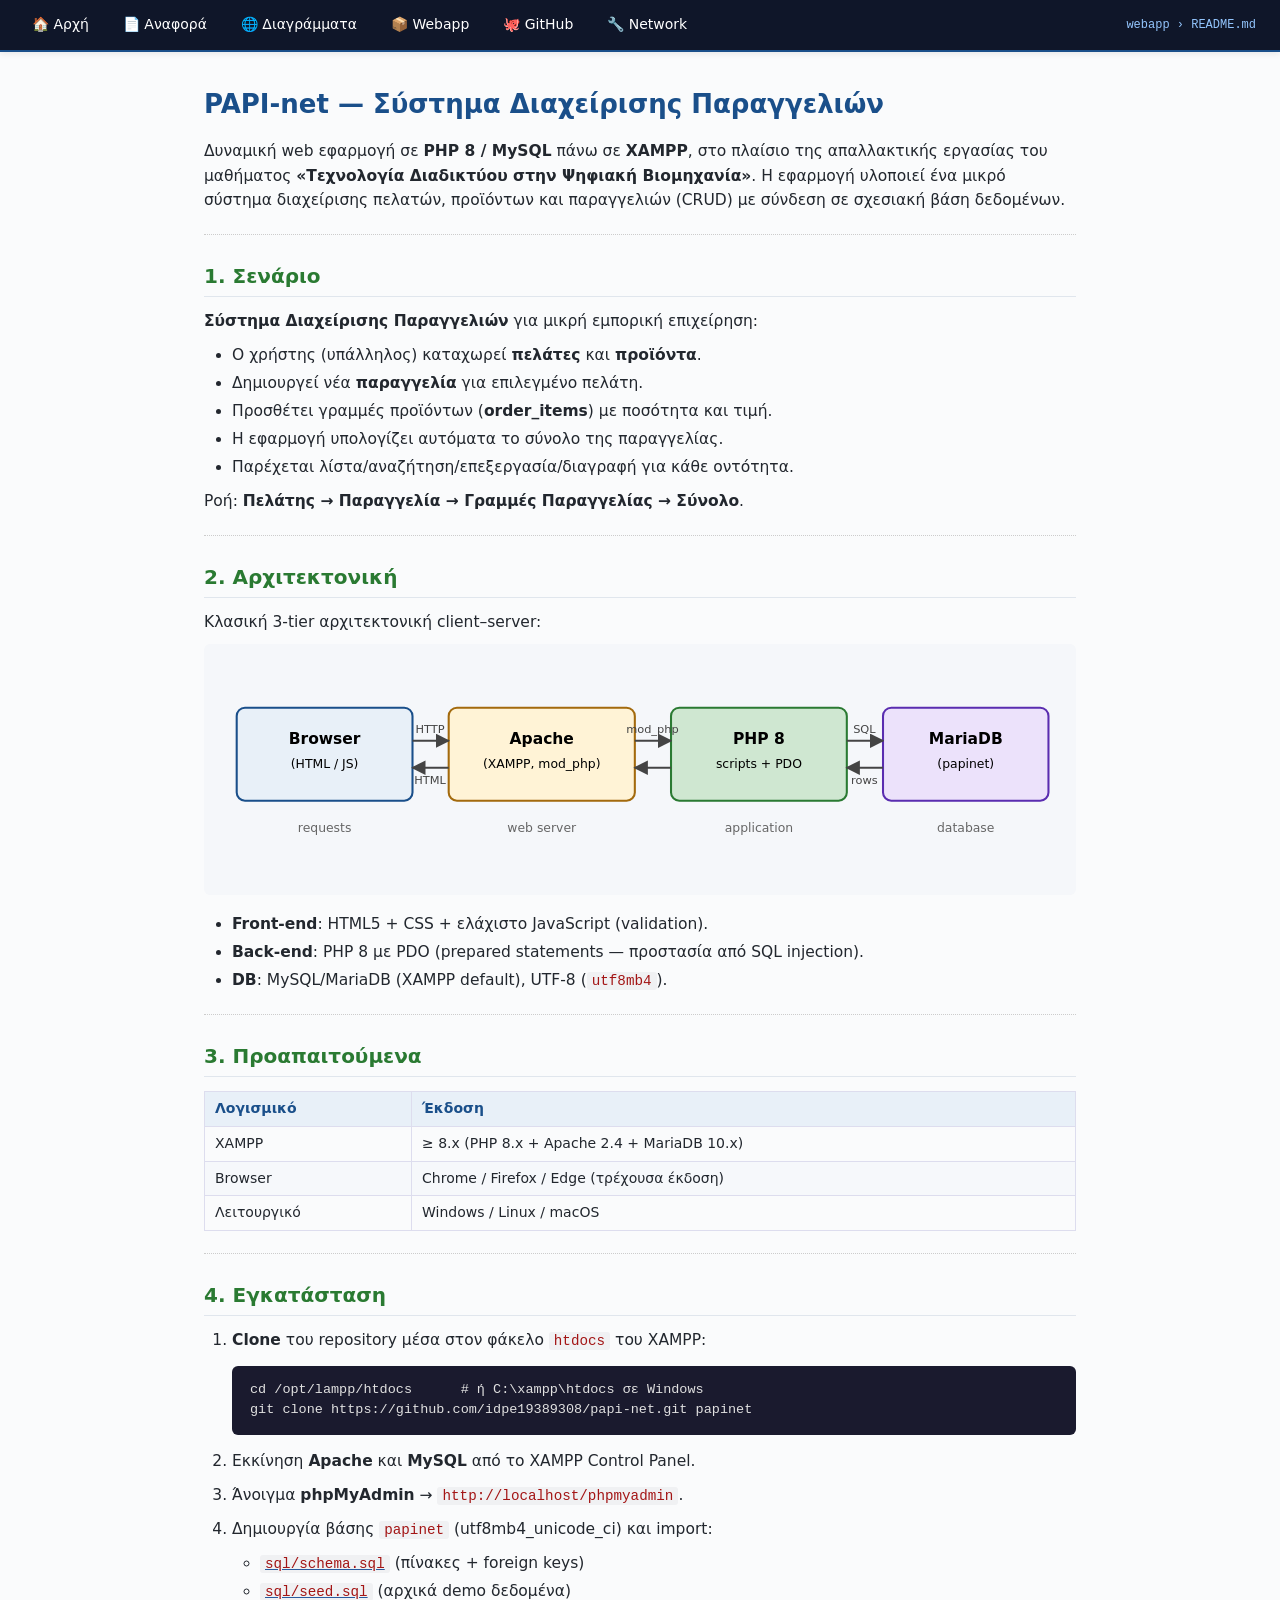
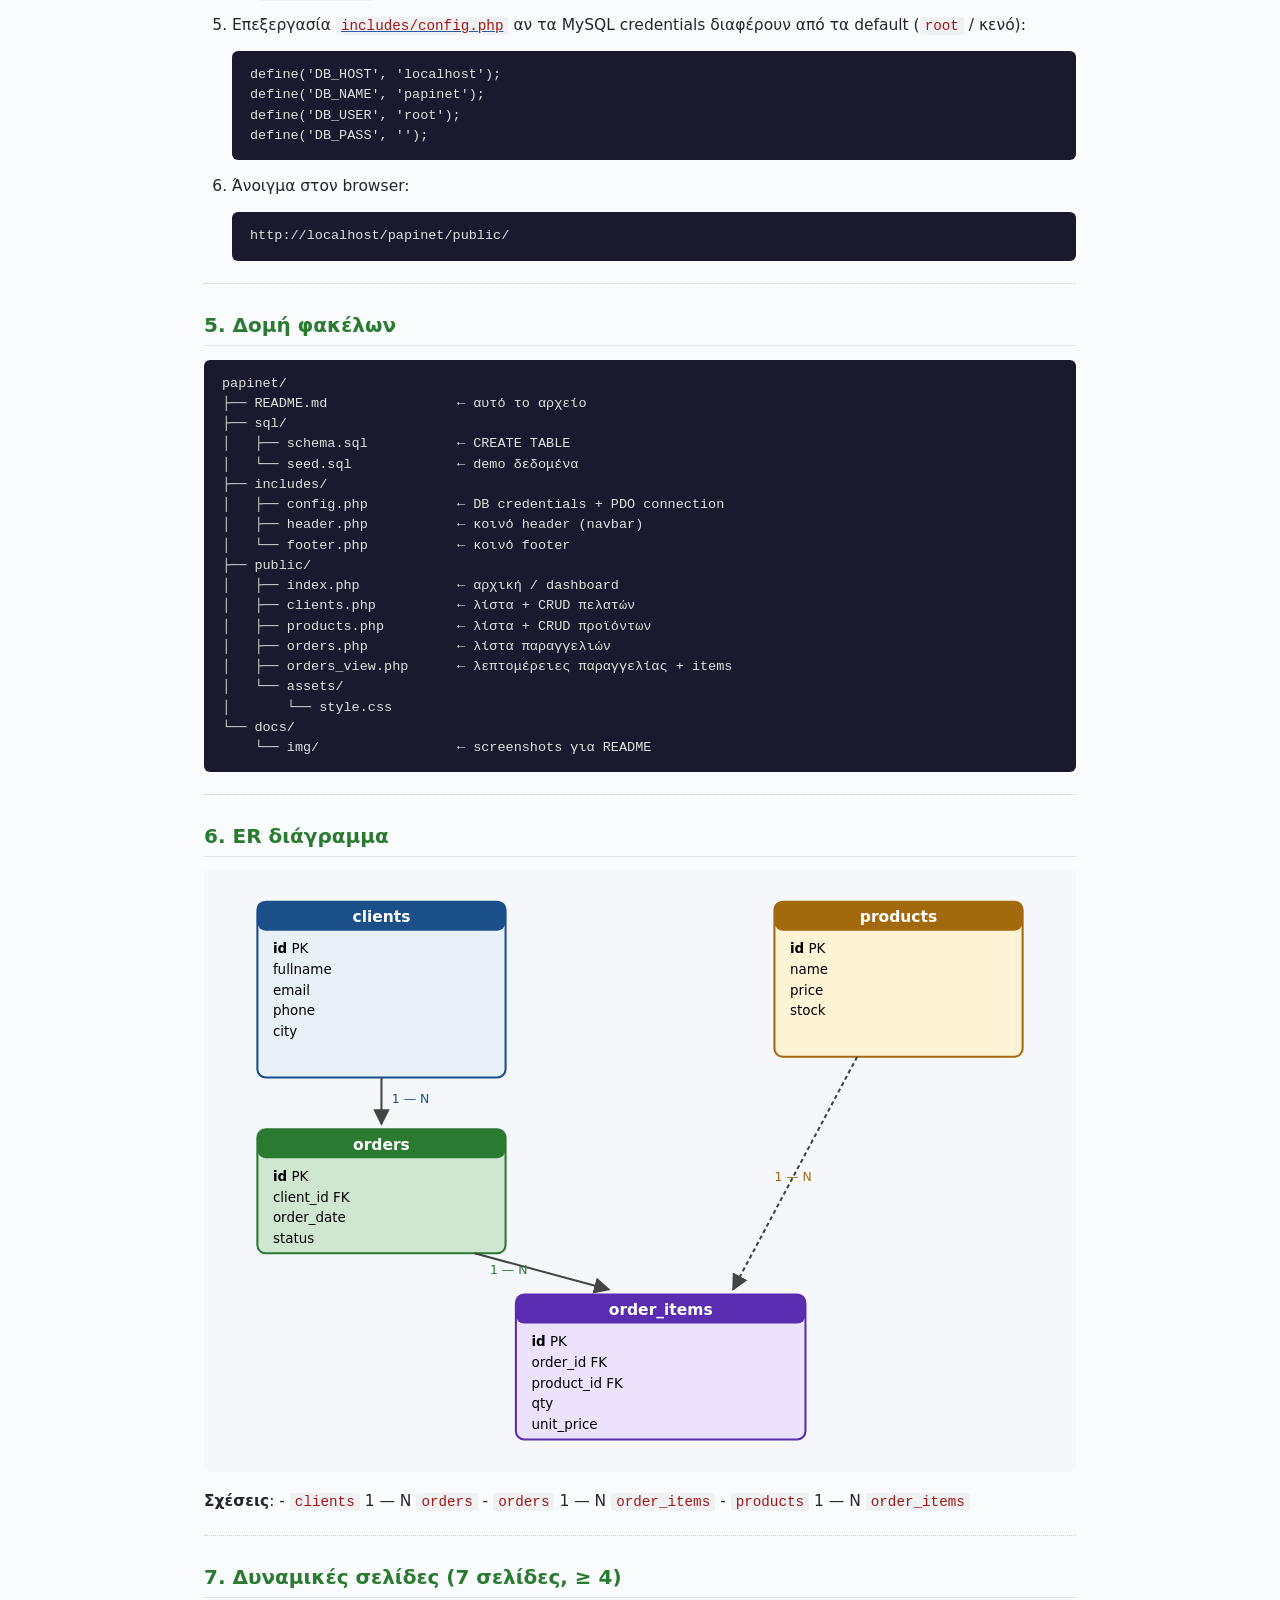
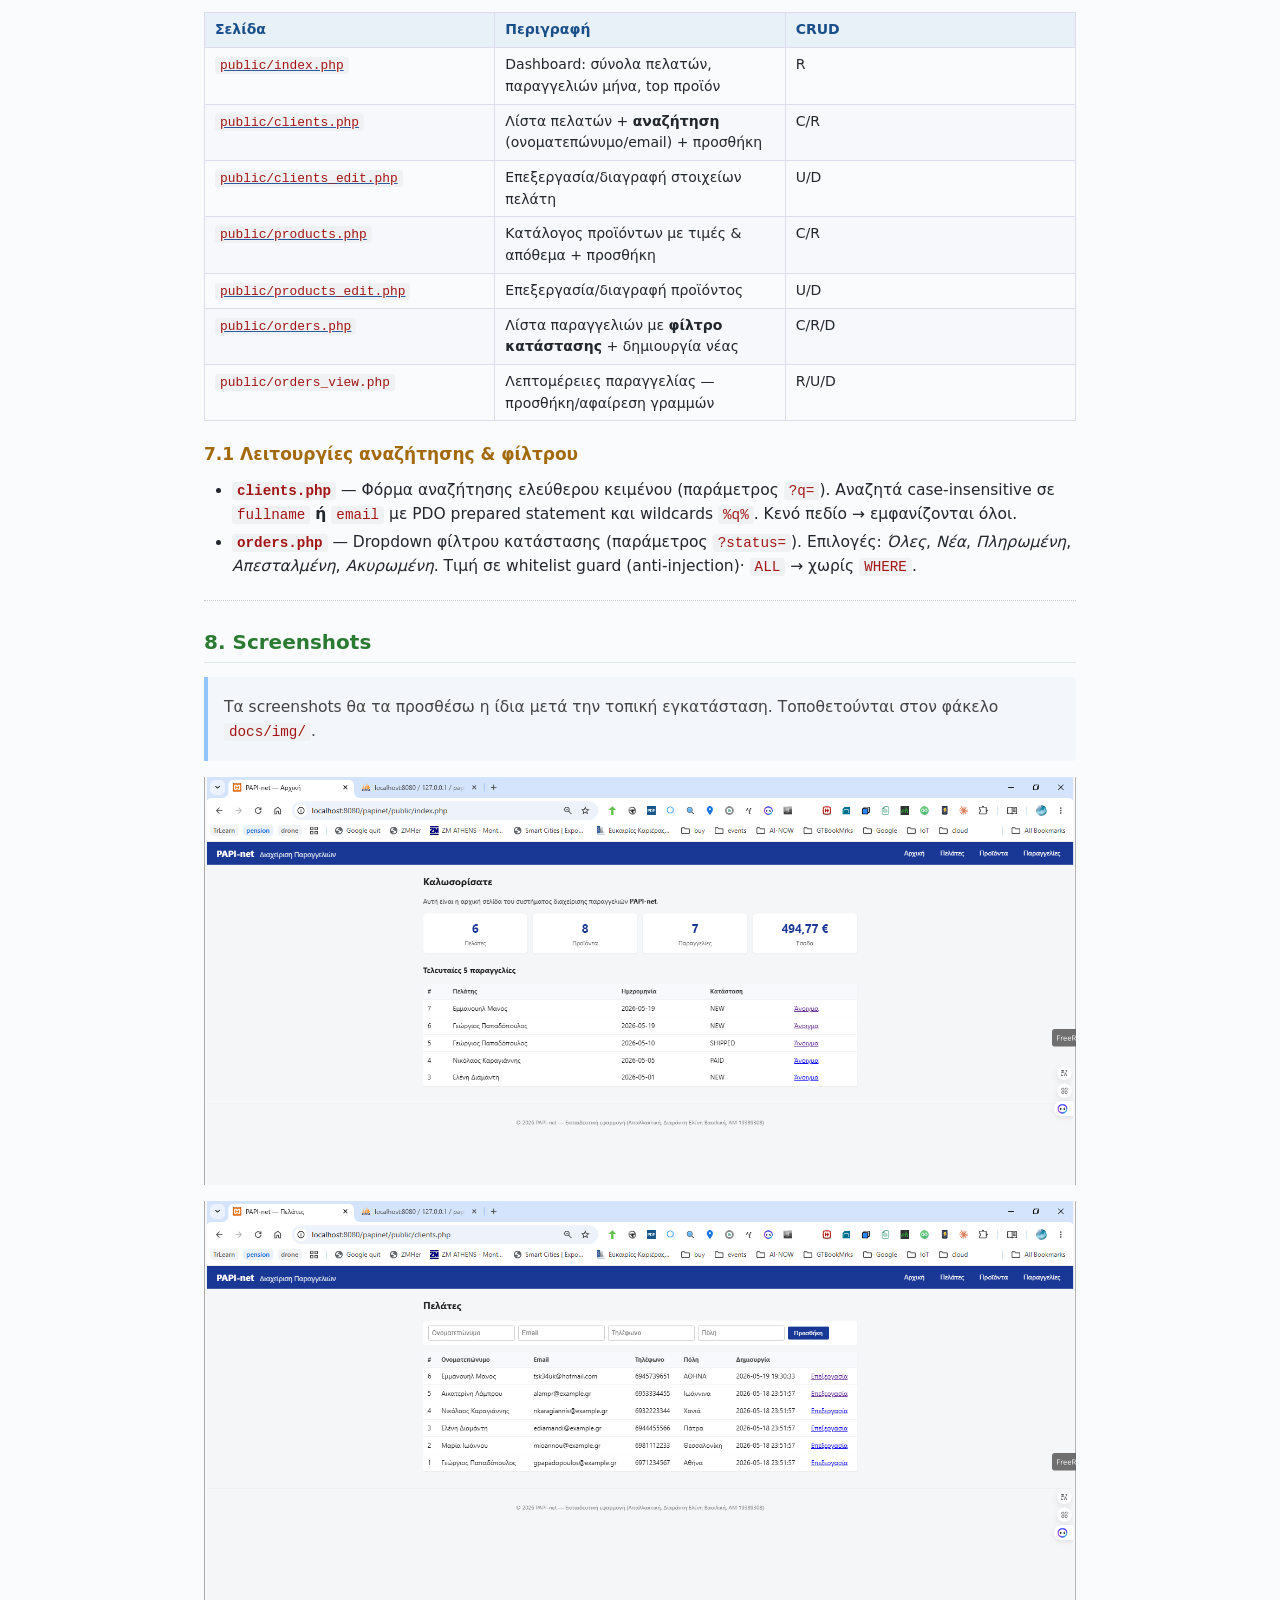
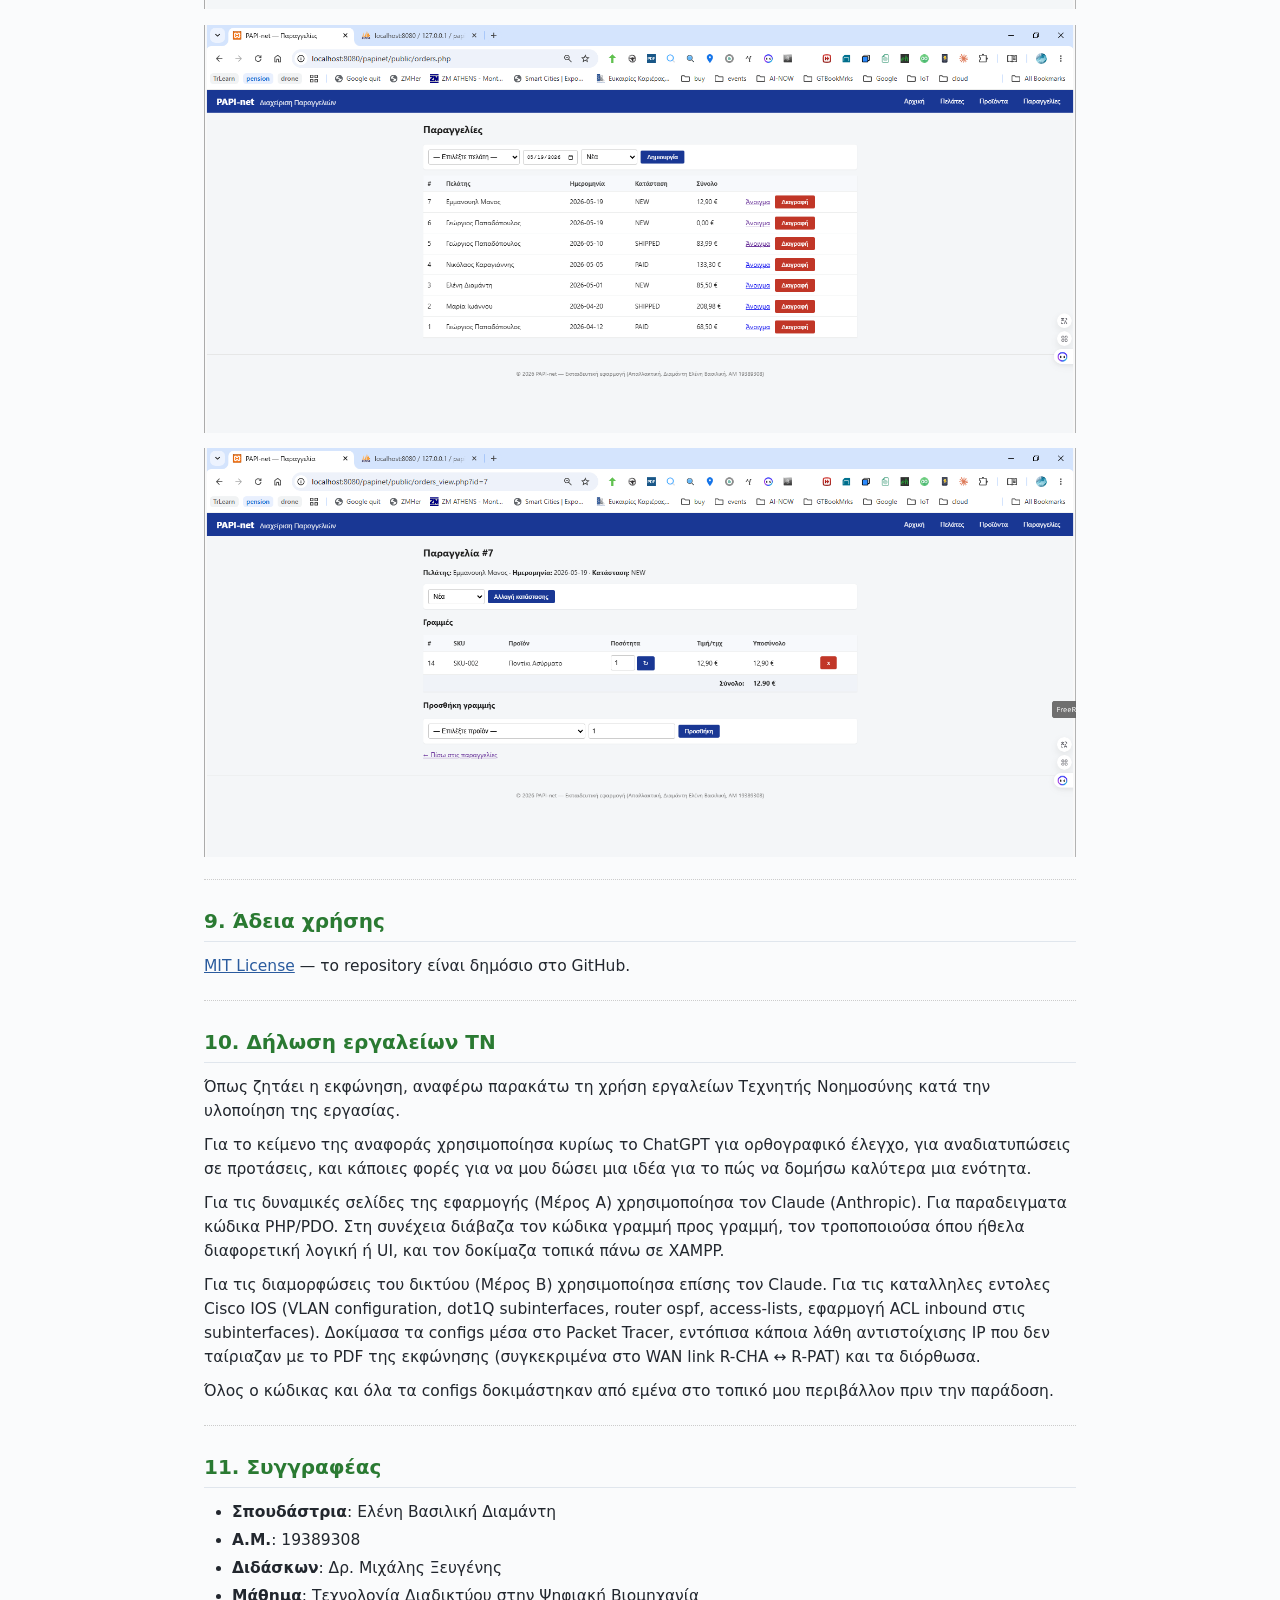
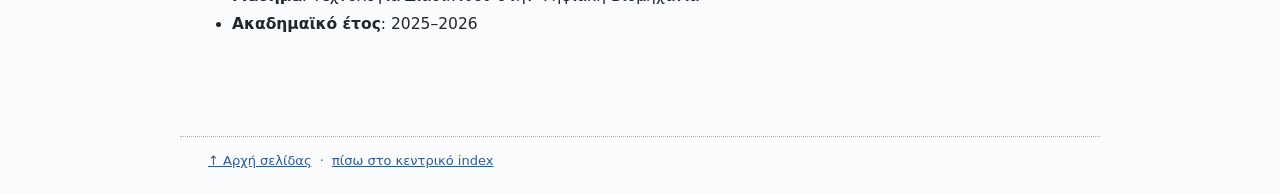
<file: webapp/README.html>
<!DOCTYPE html>
<html lang="el">
<head>
  <meta charset="UTF-8">
  <title>PAPI-net — Σύστημα Διαχείρισης Παραγγελιών</title>
  <link rel="stylesheet" href="../style.css">
</head>
<body id="top">
  <nav class="topnav">
    <a href="../index.html">🏠 Αρχή</a>
    <a href="../final-report/report.html">📄 Αναφορά</a>
    <a href="../final-report/interactive/index.html">🌐 Διαγράμματα</a>
    <a href="../webapp/README.html">📦 Webapp</a>
    <a href="https://github.com/idpe19389308/papi-net">🐙 GitHub</a>
    <a href="../packet-tracer/configs/README.html">🔧 Network</a>
    <span class="breadcrumb">webapp › README.md</span>
  </nav>
  <main>
<h1 id="papi-net-σύστημα-διαχείρισης-παραγγελιών">PAPI-net — Σύστημα
Διαχείρισης Παραγγελιών</h1>
<p>Δυναμική web εφαρμογή σε <strong>PHP 8 / MySQL</strong> πάνω σε
<strong>XAMPP</strong>, στο πλαίσιο της απαλλακτικής εργασίας του
μαθήματος <strong>«Τεχνολογία Διαδικτύου στην Ψηφιακή
Βιομηχανία»</strong>. Η εφαρμογή υλοποιεί ένα μικρό σύστημα διαχείρισης
πελατών, προϊόντων και παραγγελιών (CRUD) με σύνδεση σε σχεσιακή βάση
δεδομένων.</p>
<hr />
<h2 id="σενάριο">1. Σενάριο</h2>
<p><strong>Σύστημα Διαχείρισης Παραγγελιών</strong> για μικρή εμπορική
επιχείρηση:</p>
<ul>
<li>Ο χρήστης (υπάλληλος) καταχωρεί <strong>πελάτες</strong> και
<strong>προϊόντα</strong>.</li>
<li>Δημιουργεί νέα <strong>παραγγελία</strong> για επιλεγμένο
πελάτη.</li>
<li>Προσθέτει γραμμές προϊόντων (<strong>order_items</strong>) με
ποσότητα και τιμή.</li>
<li>Η εφαρμογή υπολογίζει αυτόματα το σύνολο της παραγγελίας.</li>
<li>Παρέχεται λίστα/αναζήτηση/επεξεργασία/διαγραφή για κάθε
οντότητα.</li>
</ul>
<p>Ροή: <strong>Πελάτης → Παραγγελία → Γραμμές Παραγγελίας →
Σύνολο</strong>.</p>
<hr />
<h2 id="αρχιτεκτονική">2. Αρχιτεκτονική</h2>
<p>Κλασική 3-tier αρχιτεκτονική client–server:</p>
<svg viewBox="0 0 820 220" xmlns="http://www.w3.org/2000/svg" style="max-width:100%;height:auto;background:#f5f7fa;border-radius:6px;padding:12px;font-family:&#39;DejaVu Sans&#39;,sans-serif">
<defs>
<marker id="arrR1" viewBox="0 0 10 10" refX="9" refY="5" markerWidth="7" markerHeight="7" orient="auto"><path d="M0,0 L10,5 L0,10 z" fill="#444"/></marker>
</defs>
<rect x="20"  y="50" width="170" height="90" rx="8" fill="#e8f0f8" stroke="#1a4f8a" stroke-width="2"/>
<text x="105" y="85" text-anchor="middle" font-weight="bold" font-size="15">Browser</text>
<text x="105" y="108" text-anchor="middle" font-size="12">(HTML /
JS)</text>
<rect x="225" y="50" width="180" height="90" rx="8" fill="#fff3d6" stroke="#a36a0d" stroke-width="2"/>
<text x="315" y="85" text-anchor="middle" font-weight="bold" font-size="15">Apache</text>
<text x="315" y="108" text-anchor="middle" font-size="12">(XAMPP,
mod_php)</text>
<rect x="440" y="50" width="170" height="90" rx="8" fill="#cfe7d1" stroke="#2a7a32" stroke-width="2"/>
<text x="525" y="85" text-anchor="middle" font-weight="bold" font-size="15">PHP
8</text>
<text x="525" y="108" text-anchor="middle" font-size="12">scripts +
PDO</text>
<rect x="645" y="50" width="160" height="90" rx="8" fill="#ece2fb" stroke="#5a2db0" stroke-width="2"/>
<text x="725" y="85" text-anchor="middle" font-weight="bold" font-size="15">MariaDB</text>
<text x="725" y="108" text-anchor="middle" font-size="12">(papinet)</text>
<path d="M190,82 L225,82"   stroke="#444" stroke-width="2" marker-end="url(#arrR1)"/>
<text x="207" y="74"  text-anchor="middle" font-size="11" fill="#444">HTTP</text>
<path d="M225,108 L190,108" stroke="#444" stroke-width="2" marker-end="url(#arrR1)"/>
<text x="207" y="124" text-anchor="middle" font-size="11" fill="#444">HTML</text>
<path d="M405,82 L440,82"   stroke="#444" stroke-width="2" marker-end="url(#arrR1)"/>
<text x="422" y="74"  text-anchor="middle" font-size="11" fill="#444">mod_php</text>
<path d="M440,108 L405,108" stroke="#444" stroke-width="2" marker-end="url(#arrR1)"/>
<path d="M610,82 L645,82"   stroke="#444" stroke-width="2" marker-end="url(#arrR1)"/>
<text x="627" y="74"  text-anchor="middle" font-size="11" fill="#444">SQL</text>
<path d="M645,108 L610,108" stroke="#444" stroke-width="2" marker-end="url(#arrR1)"/>
<text x="627" y="124" text-anchor="middle" font-size="11" fill="#444">rows</text>
<text x="105" y="170" text-anchor="middle" font-size="12" fill="#666">requests</text>
<text x="315" y="170" text-anchor="middle" font-size="12" fill="#666">web
server</text>
<text x="525" y="170" text-anchor="middle" font-size="12" fill="#666">application</text>
<text x="725" y="170" text-anchor="middle" font-size="12" fill="#666">database</text>
</svg>
<ul>
<li><strong>Front-end</strong>: HTML5 + CSS + ελάχιστο JavaScript
(validation).</li>
<li><strong>Back-end</strong>: PHP 8 με PDO (prepared statements —
προστασία από SQL injection).</li>
<li><strong>DB</strong>: MySQL/MariaDB (XAMPP default), UTF-8
(<code>utf8mb4</code>).</li>
</ul>
<hr />
<h2 id="προαπαιτούμενα">3. Προαπαιτούμενα</h2>
<table>
<thead>
<tr class="header">
<th>Λογισμικό</th>
<th>Έκδοση</th>
</tr>
</thead>
<tbody>
<tr class="odd">
<td>XAMPP</td>
<td>≥ 8.x (PHP 8.x + Apache 2.4 + MariaDB 10.x)</td>
</tr>
<tr class="even">
<td>Browser</td>
<td>Chrome / Firefox / Edge (τρέχουσα έκδοση)</td>
</tr>
<tr class="odd">
<td>Λειτουργικό</td>
<td>Windows / Linux / macOS</td>
</tr>
</tbody>
</table>
<hr />
<h2 id="εγκατάσταση">4. Εγκατάσταση</h2>
<ol type="1">
<li><p><strong>Clone</strong> του repository μέσα στον φάκελο
<code>htdocs</code> του XAMPP:</p>
<pre class="bash"><code>cd /opt/lampp/htdocs      # ή C:\xampp\htdocs σε Windows
git clone https://github.com/idpe19389308/papi-net.git papinet</code></pre></li>
<li><p>Εκκίνηση <strong>Apache</strong> και <strong>MySQL</strong> από
το XAMPP Control Panel.</p></li>
<li><p>Άνοιγμα <strong>phpMyAdmin</strong> →
<code>http://localhost/phpmyadmin</code>.</p></li>
<li><p>Δημιουργία βάσης <code>papinet</code> (utf8mb4_unicode_ci) και
import:</p>
<ul>
<li><a href="sql/schema.sql"><code>sql/schema.sql</code></a> (πίνακες +
foreign keys)</li>
<li><a href="sql/seed.sql"><code>sql/seed.sql</code></a> (αρχικά demo
δεδομένα)</li>
</ul></li>
<li><p>Επεξεργασία <a
href="includes/config.php"><code>includes/config.php</code></a> αν τα
MySQL credentials διαφέρουν από τα default (<code>root</code> /
κενό):</p>
<pre class="php"><code>define(&#39;DB_HOST&#39;, &#39;localhost&#39;);
define(&#39;DB_NAME&#39;, &#39;papinet&#39;);
define(&#39;DB_USER&#39;, &#39;root&#39;);
define(&#39;DB_PASS&#39;, &#39;&#39;);</code></pre></li>
<li><p>Άνοιγμα στον browser:</p>
<pre><code>http://localhost/papinet/public/</code></pre></li>
</ol>
<hr />
<h2 id="δομή-φακέλων">5. Δομή φακέλων</h2>
<pre><code>papinet/
├── README.md                ← αυτό το αρχείο
├── sql/
│   ├── schema.sql           ← CREATE TABLE
│   └── seed.sql             ← demo δεδομένα
├── includes/
│   ├── config.php           ← DB credentials + PDO connection
│   ├── header.php           ← κοινό header (navbar)
│   └── footer.php           ← κοινό footer
├── public/
│   ├── index.php            ← αρχική / dashboard
│   ├── clients.php          ← λίστα + CRUD πελατών
│   ├── products.php         ← λίστα + CRUD προϊόντων
│   ├── orders.php           ← λίστα παραγγελιών
│   ├── orders_view.php      ← λεπτομέρειες παραγγελίας + items
│   └── assets/
│       └── style.css
└── docs/
    └── img/                 ← screenshots για README</code></pre>
<hr />
<h2 id="er-διάγραμμα">6. ER διάγραμμα</h2>
<svg viewBox="0 0 820 560" xmlns="http://www.w3.org/2000/svg" style="max-width:100%;height:auto;background:#f5f7fa;border-radius:6px;padding:12px;font-family:&#39;DejaVu Sans&#39;,sans-serif">
<defs>
<marker id="arrR2" viewBox="0 0 10 10" refX="9" refY="5" markerWidth="8" markerHeight="8" orient="auto"><path d="M0,0 L10,5 L0,10 z" fill="#444"/></marker>
</defs>
<rect x="40" y="20" width="240" height="170" rx="8" fill="#e8f0f8" stroke="#1a4f8a" stroke-width="2"/>
<rect x="40" y="20" width="240" height="28" rx="8" fill="#1a4f8a"/>
<text x="160" y="40" text-anchor="middle" fill="#fff" font-weight="bold" font-size="15">clients</text>
<text x="55" y="70" font-size="13"><tspan font-weight="bold">id</tspan>
PK</text> <text x="55" y="90" font-size="13">fullname</text>
<text x="55" y="110" font-size="13">email</text>
<text x="55" y="130" font-size="13">phone</text>
<text x="55" y="150" font-size="13">city</text>
<rect x="540" y="20" width="240" height="150" rx="8" fill="#fff3d6" stroke="#a36a0d" stroke-width="2"/>
<rect x="540" y="20" width="240" height="28" rx="8" fill="#a36a0d"/>
<text x="660" y="40" text-anchor="middle" fill="#fff" font-weight="bold" font-size="15">products</text>
<text x="555" y="70" font-size="13"><tspan font-weight="bold">id</tspan>
PK</text> <text x="555" y="90" font-size="13">name</text>
<text x="555" y="110" font-size="13">price</text>
<text x="555" y="130" font-size="13">stock</text>
<rect x="40" y="240" width="240" height="120" rx="8" fill="#cfe7d1" stroke="#2a7a32" stroke-width="2"/>
<rect x="40" y="240" width="240" height="28" rx="8" fill="#2a7a32"/>
<text x="160" y="260" text-anchor="middle" fill="#fff" font-weight="bold" font-size="15">orders</text>
<text x="55" y="290" font-size="13"><tspan font-weight="bold">id</tspan>
PK</text> <text x="55" y="310" font-size="13">client_id FK</text>
<text x="55" y="330" font-size="13">order_date</text>
<text x="55" y="350" font-size="13">status</text>
<rect x="290" y="400" width="280" height="140" rx="8" fill="#ece2fb" stroke="#5a2db0" stroke-width="2"/>
<rect x="290" y="400" width="280" height="28" rx="8" fill="#5a2db0"/>
<text x="430" y="420" text-anchor="middle" fill="#fff" font-weight="bold" font-size="15">order_items</text>
<text x="305" y="450" font-size="13"><tspan font-weight="bold">id</tspan>
PK</text> <text x="305" y="470" font-size="13">order_id FK</text>
<text x="305" y="490" font-size="13">product_id FK</text>
<text x="305" y="510" font-size="13">qty</text>
<text x="305" y="530" font-size="13">unit_price</text>
<path d="M160,190 L160,235" stroke="#444" stroke-width="2" fill="none" marker-end="url(#arrR2)"/>
<text x="170" y="215" font-size="12" fill="#1a4f8a">1 — N</text>
<path d="M250,360 L380,395" stroke="#444" stroke-width="2" fill="none" marker-end="url(#arrR2)"/>
<text x="265" y="380" font-size="12" fill="#2a7a32">1 — N</text>
<path d="M620,170 L500,395" stroke="#444" stroke-width="2" stroke-dasharray="4,3" fill="none" marker-end="url(#arrR2)"/>
<text x="540" y="290" font-size="12" fill="#a36a0d">1 — N</text>
</svg>
<p><strong>Σχέσεις</strong>: - <code>clients</code> 1 — N
<code>orders</code> - <code>orders</code> 1 — N <code>order_items</code>
- <code>products</code> 1 — N <code>order_items</code></p>
<hr />
<h2 id="δυναμικές-σελίδες-7-σελίδες-4">7. Δυναμικές σελίδες (7 σελίδες,
≥ 4)</h2>
<table>
<colgroup>
<col style="width: 33%" />
<col style="width: 33%" />
<col style="width: 33%" />
</colgroup>
<thead>
<tr class="header">
<th>Σελίδα</th>
<th>Περιγραφή</th>
<th>CRUD</th>
</tr>
</thead>
<tbody>
<tr class="odd">
<td><a href="public/index.php"><code>public/index.php</code></a></td>
<td>Dashboard: σύνολα πελατών, παραγγελιών μήνα, top προϊόν</td>
<td>R</td>
</tr>
<tr class="even">
<td><a
href="public/clients.php"><code>public/clients.php</code></a></td>
<td>Λίστα πελατών + <strong>αναζήτηση</strong> (ονοματεπώνυμο/email) +
προσθήκη</td>
<td>C/R</td>
</tr>
<tr class="odd">
<td><a
href="public/clients_edit.php"><code>public/clients_edit.php</code></a></td>
<td>Επεξεργασία/διαγραφή στοιχείων πελάτη</td>
<td>U/D</td>
</tr>
<tr class="even">
<td><a
href="public/products.php"><code>public/products.php</code></a></td>
<td>Κατάλογος προϊόντων με τιμές &amp; απόθεμα + προσθήκη</td>
<td>C/R</td>
</tr>
<tr class="odd">
<td><a
href="public/products_edit.php"><code>public/products_edit.php</code></a></td>
<td>Επεξεργασία/διαγραφή προϊόντος</td>
<td>U/D</td>
</tr>
<tr class="even">
<td><a href="public/orders.php"><code>public/orders.php</code></a></td>
<td>Λίστα παραγγελιών με <strong>φίλτρο κατάστασης</strong> + δημιουργία
νέας</td>
<td>C/R/D</td>
</tr>
<tr class="odd">
<td><code>public/orders_view.php</code></td>
<td>Λεπτομέρειες παραγγελίας — προσθήκη/αφαίρεση γραμμών</td>
<td>R/U/D</td>
</tr>
</tbody>
</table>
<h3 id="λειτουργίες-αναζήτησης-φίλτρου">7.1 Λειτουργίες αναζήτησης &amp;
φίλτρου</h3>
<ul>
<li><strong><code>clients.php</code></strong> — Φόρμα αναζήτησης
ελεύθερου κειμένου (παράμετρος <code>?q=</code>). Αναζητά
case-insensitive σε <code>fullname</code> <strong>ή</strong>
<code>email</code> με PDO prepared statement και wildcards
<code>%q%</code>. Κενό πεδίο → εμφανίζονται όλοι.</li>
<li><strong><code>orders.php</code></strong> — Dropdown φίλτρου
κατάστασης (παράμετρος <code>?status=</code>). Επιλογές: <em>Όλες</em>,
<em>Νέα</em>, <em>Πληρωμένη</em>, <em>Απεσταλμένη</em>,
<em>Ακυρωμένη</em>. Τιμή σε whitelist guard (anti-injection)·
<code>ALL</code> → χωρίς <code>WHERE</code>.</li>
</ul>
<hr />
<h2 id="screenshots">8. Screenshots</h2>
<blockquote>
<p>Τα screenshots θα τα προσθέσω η ίδια μετά την τοπική εγκατάσταση.
Τοποθετούνται στον φάκελο <code>docs/img/</code>.</p>
</blockquote>
<p><img src="docs/img/01-dashboard.png" alt="Dashboard" /> <img
src="docs/img/02-clients.png" alt="Λίστα πελατών" /> <img
src="docs/img/03-new-order.png" alt="Νέα παραγγελία" /> <img
src="docs/img/04-order-view.png" alt="Λεπτομέρειες παραγγελίας" /></p>
<hr />
<h2 id="άδεια-χρήσης">9. Άδεια χρήσης</h2>
<p><a href="LICENSE">MIT License</a> — το repository είναι δημόσιο στο
GitHub.</p>
<hr />
<h2 id="δήλωση-εργαλείων-τν">10. Δήλωση εργαλείων ΤΝ</h2>
<p>Όπως ζητάει η εκφώνηση, αναφέρω παρακάτω τη χρήση εργαλείων Τεχνητής
Νοημοσύνης κατά την υλοποίηση της εργασίας.</p>
<p>Για το κείμενο της αναφοράς χρησιμοποίησα κυρίως το ChatGPT για
ορθογραφικό έλεγχο, για αναδιατυπώσεις σε προτάσεις, και κάποιες φορές
για να μου δώσει μια ιδέα για το πώς να δομήσω καλύτερα μια ενότητα.</p>
<p>Για τις δυναμικές σελίδες της εφαρμογής (Μέρος Α) χρησιμοποίησα τον
Claude (Anthropic). Για παραδειγματα κώδικα PHP/PDO. Στη συνέχεια
διάβαζα τον κώδικα γραμμή προς γραμμή, τον τροποποιούσα όπου ήθελα
διαφορετική λογική ή UI, και τον δοκίμαζα τοπικά πάνω σε XAMPP.</p>
<p>Για τις διαμορφώσεις του δικτύου (Μέρος Β) χρησιμοποίησα επίσης τον
Claude. Για τις καταλληλες εντολες Cisco IOS (VLAN configuration, dot1Q
subinterfaces, router ospf, access-lists, εφαρμογή ACL inbound στις
subinterfaces). Δοκίμασα τα configs μέσα στο Packet Tracer, εντόπισα
κάποια λάθη αντιστοίχισης IP που δεν ταίριαζαν με το PDF της εκφώνησης
(συγκεκριμένα στο WAN link R-CHA ↔︎ R-PAT) και τα διόρθωσα.</p>
<p>Όλος ο κώδικας και όλα τα configs δοκιμάστηκαν από εμένα στο τοπικό
μου περιβάλλον πριν την παράδοση.</p>
<hr />
<h2 id="συγγραφέας">11. Συγγραφέας</h2>
<ul>
<li><strong>Σπουδάστρια</strong>: Ελένη Βασιλική Διαμάντη</li>
<li><strong>Α.Μ.</strong>: 19389308</li>
<li><strong>Διδάσκων</strong>: Δρ. Μιχάλης Ξευγένης</li>
<li><strong>Μάθημα</strong>: Τεχνολογία Διαδικτύου στην Ψηφιακή
Βιομηχανία</li>
<li><strong>Ακαδημαϊκό έτος</strong>: 2025–2026</li>
</ul>

  </main>
  <footer>
    <a href="#top">↑ Αρχή σελίδας</a> ·
    <a href="../index.html">πίσω στο κεντρικό index</a>
  </footer>
</body>
</html>
</file>
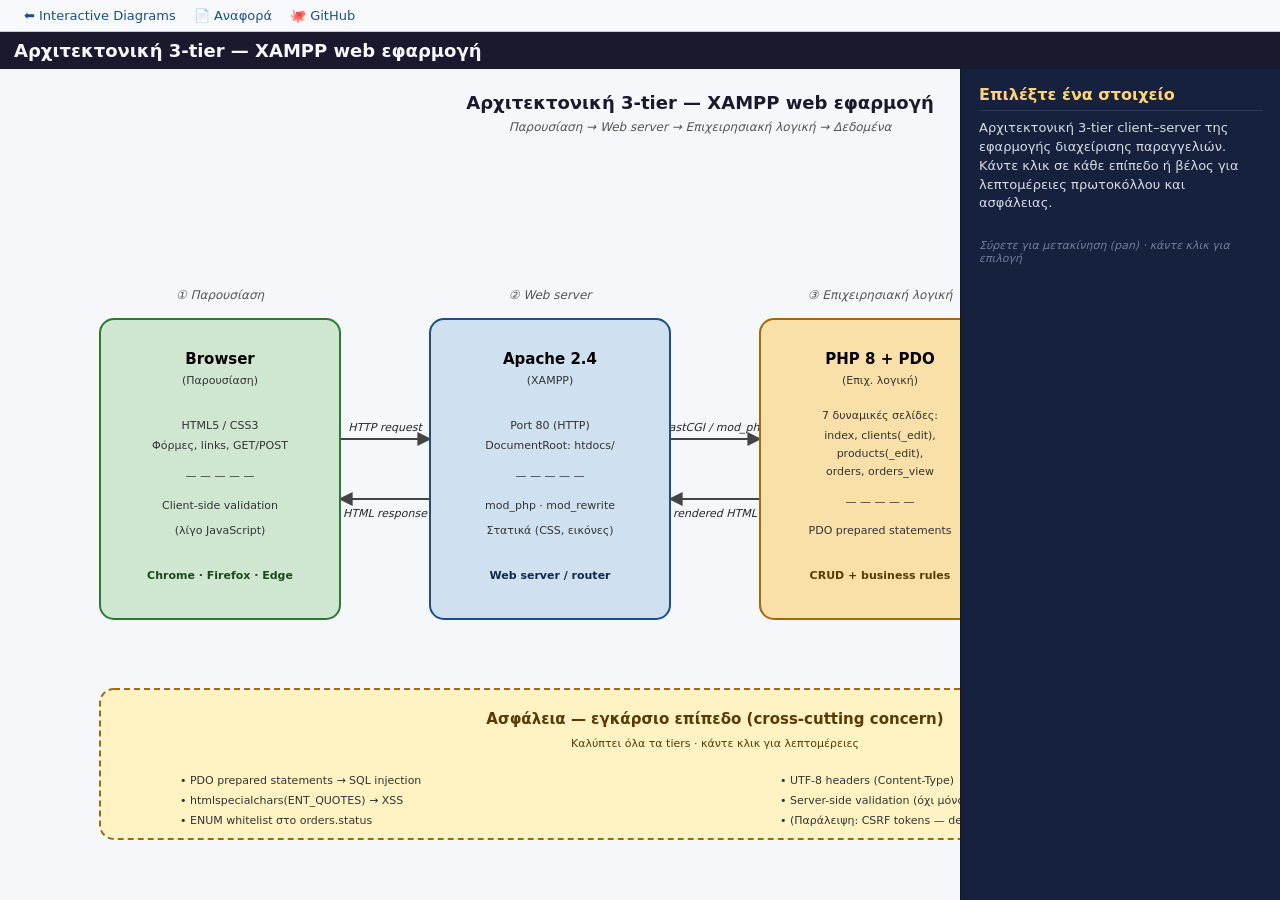
<file: final-report/interactive/architecture.html>
<!DOCTYPE html>
<html lang="el">
<head>
<meta charset="utf-8">
<title>Αρχιτεκτονική 3-tier — XAMPP web εφαρμογή</title>
<style>
  /* page chrome */
  html,body { margin:0; padding:0; height:100%; font-family: "DejaVu Sans", "Segoe UI", sans-serif; background:#1a1a2e; color:#f5f7fa; overflow:hidden; }
  body { display:flex; flex-direction:column; height:100vh; }
  h1 { margin:8px 14px; font-size:18px; font-weight:600; color:#f5f7fa; }
  #main { display:flex; flex:1; overflow:hidden; }

  /* svg canvas (left) */
  #wrap { flex:1; overflow:auto; cursor:grab; user-select:none; background:#f5f7fa; }
  #wrap.dragging { cursor:grabbing; }
  svg { display:block; }

  /* details panel (right) */
  #panel { width:320px; background:#16213e; color:#f5f7fa; padding:16px 18px; overflow-y:auto; box-sizing:border-box; border-left:1px solid #0d1b2a; }
  #panel h2 { margin:0 0 8px 0; font-size:16px; color:#ffd479; border-bottom:1px solid #2a3a5a; padding-bottom:6px; }
  #panel p  { margin:6px 0 12px 0; font-size:13px; line-height:1.45; color:#d8dce5; }
  #panel table { width:100%; border-collapse:collapse; font-size:12px; }
  #panel td { padding:4px 6px; vertical-align:top; border-bottom:1px solid #243a5e; }
  #panel td:first-child { color:#9fb3d8; width:38%; }
  #panel td:last-child  { color:#f5f7fa; }
  #hint { margin-top:14px; font-size:11px; color:#6f7e9c; font-style:italic; }

  /* svg styles */
  .node       { cursor:pointer; transition: filter 0.15s; }
  .node:hover { filter: brightness(1.05); }
  .node.selected rect, .node.selected path { stroke:#ffd479 !important; stroke-width:4 !important; }

  .arrow      { cursor:pointer; }
  .arrow:hover line, .arrow:hover path { stroke:#ffd479; }
  .arrow.selected line, .arrow.selected path { stroke:#ffd479; stroke-width:3; }

  /* text classes — pointer-events:none so clicks fall through to shape */
  .nt { font-size:15px; font-weight:700; text-anchor:middle; pointer-events:none; }
  .ns { font-size:11px; text-anchor:middle; pointer-events:none; fill:#333; }
  .at { font-size:11px; text-anchor:middle; pointer-events:none; fill:#2a2a2a; font-style:italic; }
  .title { font-size:18px; font-weight:700; text-anchor:middle; pointer-events:none; fill:#1a1a2e; }
  .subtitle { font-size:12px; text-anchor:middle; pointer-events:none; fill:#555; font-style:italic; }
</style>
</head>
<body>

<nav class="topnav" style="padding:8px 24px;background:#f7f9fc;border-bottom:1px solid #ccc;font-size:13px;display:flex;gap:18px;">
  <a href="index.html" style="color:#1a4f8a;text-decoration:none;">⬅ Interactive Diagrams</a>
  <a href="../report.html" style="color:#1a4f8a;text-decoration:none;">📄 Αναφορά</a>
  <a href="https://github.com/idpe19389308/papi-net" style="color:#1a4f8a;text-decoration:none;">🐙 GitHub</a>
</nav>

<h1>Αρχιτεκτονική 3-tier — XAMPP web εφαρμογή</h1>

<div id="main">
  <div id="wrap">
    <svg id="svg" viewBox="0 0 1400 810" width="1400" height="810" xmlns="http://www.w3.org/2000/svg">

      <!-- arrowhead marker definitions -->
      <defs>
        <marker id="arr" viewBox="0 0 10 10" refX="9" refY="5" markerWidth="7" markerHeight="7" orient="auto-start-reverse">
          <path d="M0,0 L10,5 L0,10 z" fill="#444"/>
        </marker>
        <marker id="arrG" viewBox="0 0 10 10" refX="9" refY="5" markerWidth="7" markerHeight="7" orient="auto-start-reverse">
          <path d="M0,0 L10,5 L0,10 z" fill="#ffd479"/>
        </marker>
      </defs>

      <!-- page title and subtitle -->
      <text x="700" y="40"  class="title">Αρχιτεκτονική 3-tier — XAMPP web εφαρμογή</text>
      <text x="700" y="62"  class="subtitle">Παρουσίαση → Web server → Επιχειρησιακή λογική → Δεδομένα</text>

      <!-- tier captions above each box -->
      <text x="220"  y="230" class="subtitle">① Παρουσίαση</text>
      <text x="550"  y="230" class="subtitle">② Web server</text>
      <text x="880"  y="230" class="subtitle">③ Επιχειρησιακή λογική</text>
      <text x="1210" y="230" class="subtitle">④ Επίπεδο δεδομένων</text>

      <!-- ===== arrows first (so nodes paint over their tails) ===== -->

      <!-- Arrows 1: Browser ↔ Apache -->
      <g class="arrow" data-key="ARR-1A">
        <!-- invisible thick hit area for clicks -->
        <line x1="340" y1="370" x2="430" y2="370" stroke="transparent" stroke-width="18"/>
        <line x1="340" y1="370" x2="430" y2="370" stroke="#444" stroke-width="2" marker-end="url(#arr)"/>
        <text x="385" y="362" class="at">HTTP request</text>
      </g>
      <g class="arrow" data-key="ARR-1B">
        <line x1="430" y1="430" x2="340" y2="430" stroke="transparent" stroke-width="18"/>
        <line x1="430" y1="430" x2="340" y2="430" stroke="#444" stroke-width="2" marker-end="url(#arr)"/>
        <text x="385" y="448" class="at">HTML response</text>
      </g>

      <!-- Arrows 2: Apache ↔ PHP -->
      <g class="arrow" data-key="ARR-2A">
        <line x1="670" y1="370" x2="760" y2="370" stroke="transparent" stroke-width="18"/>
        <line x1="670" y1="370" x2="760" y2="370" stroke="#444" stroke-width="2" marker-end="url(#arr)"/>
        <text x="715" y="362" class="at">FastCGI / mod_php</text>
      </g>
      <g class="arrow" data-key="ARR-2B">
        <line x1="760" y1="430" x2="670" y2="430" stroke="transparent" stroke-width="18"/>
        <line x1="760" y1="430" x2="670" y2="430" stroke="#444" stroke-width="2" marker-end="url(#arr)"/>
        <text x="715" y="448" class="at">rendered HTML</text>
      </g>

      <!-- Arrows 3: PHP ↔ MariaDB -->
      <g class="arrow" data-key="ARR-3A">
        <line x1="1000" y1="370" x2="1090" y2="370" stroke="transparent" stroke-width="18"/>
        <line x1="1000" y1="370" x2="1090" y2="370" stroke="#444" stroke-width="2" marker-end="url(#arr)"/>
        <text x="1045" y="362" class="at">SQL (prepared)</text>
      </g>
      <g class="arrow" data-key="ARR-3B">
        <line x1="1090" y1="430" x2="1000" y2="430" stroke="transparent" stroke-width="18"/>
        <line x1="1090" y1="430" x2="1000" y2="430" stroke="#444" stroke-width="2" marker-end="url(#arr)"/>
        <text x="1045" y="448" class="at">result set</text>
      </g>

      <!-- ===== tier nodes ===== -->

      <!-- (1) Browser -->
      <g class="node" data-key="BROWSER">
        <rect x="100" y="250" width="240" height="300" rx="14" fill="#cfe7d1" stroke="#2a7a32" stroke-width="2"/>
        <text x="220" y="295" class="nt">Browser</text>
        <text x="220" y="315" class="ns">(Παρουσίαση)</text>
        <text x="220" y="360" class="ns">HTML5 / CSS3</text>
        <text x="220" y="380" class="ns">Φόρμες, links, GET/POST</text>
        <text x="220" y="410" class="ns">— — — — —</text>
        <text x="220" y="440" class="ns">Client-side validation</text>
        <text x="220" y="465" class="ns">(λίγο JavaScript)</text>
        <text x="220" y="510" class="ns" style="fill:#1a4a1a; font-weight:600;">Chrome · Firefox · Edge</text>
      </g>

      <!-- (2) Apache -->
      <g class="node" data-key="APACHE">
        <rect x="430" y="250" width="240" height="300" rx="14" fill="#cfe0f0" stroke="#1a4f8a" stroke-width="2"/>
        <text x="550" y="295" class="nt">Apache 2.4</text>
        <text x="550" y="315" class="ns">(XAMPP)</text>
        <text x="550" y="360" class="ns">Port 80 (HTTP)</text>
        <text x="550" y="380" class="ns">DocumentRoot: htdocs/</text>
        <text x="550" y="410" class="ns">— — — — —</text>
        <text x="550" y="440" class="ns">mod_php · mod_rewrite</text>
        <text x="550" y="465" class="ns">Στατικά (CSS, εικόνες)</text>
        <text x="550" y="510" class="ns" style="fill:#0d2a4a; font-weight:600;">Web server / router</text>
      </g>

      <!-- (3) PHP -->
      <g class="node" data-key="PHP">
        <rect x="760" y="250" width="240" height="300" rx="14" fill="#f9e0a8" stroke="#a36a0d" stroke-width="2"/>
        <text x="880" y="295" class="nt">PHP 8 + PDO</text>
        <text x="880" y="315" class="ns">(Επιχ. λογική)</text>
        <text x="880" y="350" class="ns">7 δυναμικές σελίδες:</text>
        <text x="880" y="370" class="ns">index, clients(_edit),</text>
        <text x="880" y="388" class="ns">products(_edit),</text>
        <text x="880" y="406" class="ns">orders, orders_view</text>
        <text x="880" y="436" class="ns">— — — — —</text>
        <text x="880" y="465" class="ns">PDO prepared statements</text>
        <text x="880" y="510" class="ns" style="fill:#5a3a05; font-weight:600;">CRUD + business rules</text>
      </g>

      <!-- (4) MariaDB -->
      <g class="node" data-key="MARIADB">
        <rect x="1090" y="250" width="240" height="300" rx="14" fill="#d8c9ee" stroke="#5a2db0" stroke-width="2"/>
        <text x="1210" y="295" class="nt">MariaDB</text>
        <text x="1210" y="315" class="ns">(Επίπεδο δεδομένων)</text>
        <text x="1210" y="355" class="ns">DB: papinet</text>
        <text x="1210" y="378" class="ns">Engine: InnoDB</text>
        <text x="1210" y="401" class="ns">utf8mb4_unicode_ci</text>
        <text x="1210" y="431" class="ns">— — — — —</text>
        <text x="1210" y="460" class="ns">4 πίνακες · FK CASCADE</text>
        <text x="1210" y="510" class="ns" style="fill:#3a1570; font-weight:600;">Persistent storage</text>
      </g>

      <!-- ===== Security callout (below tiers) ===== -->
      <g class="node" data-key="SECURITY">
        <rect x="100" y="620" width="1230" height="150" rx="14" fill="#fff3c4" stroke="#a36a0d" stroke-width="2" stroke-dasharray="6,4"/>
        <text x="715" y="655" class="nt" style="fill:#5a3a05;">Ασφάλεια — εγκάρσιο επίπεδο (cross-cutting concern)</text>
        <text x="715" y="678" class="ns" style="fill:#5a3a05;">Καλύπτει όλα τα tiers · κάντε κλικ για λεπτομέρειες</text>
        <text x="180"  y="715" class="ns" style="text-anchor:start;">• PDO prepared statements → SQL injection</text>
        <text x="180"  y="735" class="ns" style="text-anchor:start;">• htmlspecialchars(ENT_QUOTES) → XSS</text>
        <text x="180"  y="755" class="ns" style="text-anchor:start;">• ENUM whitelist στο orders.status</text>
        <text x="780"  y="715" class="ns" style="text-anchor:start;">• UTF-8 headers (Content-Type)</text>
        <text x="780"  y="735" class="ns" style="text-anchor:start;">• Server-side validation (όχι μόνο client)</text>
        <text x="780"  y="755" class="ns" style="text-anchor:start;">• (Παράλειψη: CSRF tokens — demo σε localhost)</text>
      </g>

    </svg>
  </div>

  <!-- ===== right-side details panel ===== -->
  <div id="panel">
    <h2 id="p-title">Επιλέξτε ένα στοιχείο</h2>
    <p  id="p-desc">Αρχιτεκτονική 3-tier client–server της εφαρμογής διαχείρισης παραγγελιών. Κάντε κλικ σε κάθε επίπεδο ή βέλος για λεπτομέρειες πρωτοκόλλου και ασφάλειας.</p>
    <table id="p-props"></table>
    <div id="hint">Σύρετε για μετακίνηση (pan) · κάντε κλικ για επιλογή</div>
  </div>
</div>

<script>
// ===== DATA — one entry per data-key on the SVG =====
const DATA = {
  "BROWSER": {
    title: "Browser (Παρουσίαση)",
    desc:  "Client-side επίπεδο — αποδίδει HTML/CSS, στέλνει αιτήματα HTTP, υποβάλλει φόρμες. Δεν περιέχει επιχειρησιακή λογική · μόνο εμφάνιση και ελαφρύς έλεγχος εισόδων.",
    props: {
      "Τεχνολογίες": "HTML5, CSS3, λίγο JS",
      "Validation": "Client-side check + server-side έλεγχος",
      "Πρωτόκολλο": "HTTP/HTTPS"
    }
  },
  "APACHE": {
    title: "Apache (XAMPP)",
    desc:  "Web server που λαμβάνει HTTP requests και τα διανέμει είτε σε στατικό περιεχόμενο (CSS, εικόνες) είτε στον PHP interpreter για δυναμικές σελίδες.",
    props: {
      "Έκδοση": "Apache 2.4 (XAMPP bundle)",
      "Port": "80 (default)",
      "Modules": "mod_php / mod_rewrite",
      "Στατικά": "CSS, εικόνες απευθείας"
    }
  },
  "PHP": {
    title: "PHP 8 με PDO",
    desc:  "Επιχειρησιακή λογική της εφαρμογής — εκτελεί τις 7 δυναμικές σελίδες CRUD (πελάτες, προϊόντα, παραγγελίες) και μιλάει στη βάση μέσω PDO με prepared statements.",
    props: {
      "Έκδοση": "PHP 8.x",
      "DB driver": "PDO (PHP Data Objects)",
      "Pattern": "Prepared statements παντού",
      "Σελίδες": "index, clients(_edit), products(_edit), orders, orders_view"
    }
  },
  "MARIADB": {
    title: "MariaDB / MySQL (papinet)",
    desc:  "Σχεσιακή βάση δεδομένων — αποθηκεύει πελάτες, προϊόντα, παραγγελίες και γραμμές παραγγελίας. Foreign keys με CASCADE διασφαλίζουν τη συνέπεια.",
    props: {
      "Engine": "InnoDB",
      "Charset": "utf8mb4_unicode_ci",
      "Πίνακες": "4 (clients, products, orders, order_items)",
      "FKs": "CASCADE σε clients→orders, orders→order_items"
    }
  },
  "ARR-1A": {
    title: "① HTTP request — Browser → Apache",
    desc:  "Ο φυλλομετρητής στέλνει GET ή POST request στον Apache server στη θύρα 80. Περιέχει headers (User-Agent, Cookie) και προαιρετικά body με δεδομένα φόρμας.",
    props: {
      "Methods": "GET, POST",
      "Headers": "User-Agent, Cookie, Content-Type",
      "Body": "form fields (POST)"
    }
  },
  "ARR-1B": {
    title: "① HTML response — Apache → Browser",
    desc:  "Ο Apache επιστρέφει την τελική HTML σελίδα μαζί με headers (status 200/302/404, Content-Type: text/html; charset=utf-8). Ο browser την αποδίδει στον χρήστη.",
    props: {
      "Status": "200 OK / 302 Redirect / 4xx-5xx",
      "Headers": "Content-Type, Set-Cookie, Cache-Control",
      "Body": "HTML markup (UTF-8)"
    }
  },
  "ARR-2A": {
    title: "② FastCGI / mod_php — Apache → PHP",
    desc:  "Όταν το request είναι για αρχείο .php, ο Apache το προωθεί στον PHP interpreter μέσω mod_php (in-process) ή FastCGI (out-of-process) για εκτέλεση.",
    props: {
      "Μηχανισμός": "mod_php (XAMPP default) ή php-fpm/FastCGI",
      "Είσοδος": "$_GET, $_POST, $_SERVER, $_COOKIE",
      "Process": "Ένα PHP request ανά HTTP request"
    }
  },
  "ARR-2B": {
    title: "② rendered HTML — PHP → Apache",
    desc:  "Το PHP script εκτελείται, παράγει HTML output (echo) και το επιστρέφει στον Apache, ο οποίος το μεταφέρει αυτούσιο στον browser.",
    props: {
      "Output": "stdout → HTTP response body",
      "Headers": "header() από PHP πριν το πρώτο echo",
      "Encoding": "UTF-8 (htmlspecialchars για safety)"
    }
  },
  "ARR-3A": {
    title: "③ SQL (prepared) — PHP → MariaDB",
    desc:  "Το PHP δημιουργεί prepared statement μέσω PDO::prepare(), δεσμεύει παραμέτρους με bindParam/bindValue και το εκτελεί. Η βάση δεν βλέπει ποτέ user input ως κώδικα.",
    props: {
      "Driver": "PDO_MYSQL",
      "Pattern": "prepare → bind → execute",
      "Security": "Παράμετροι ποτέ δεν συγχωνεύονται στο SQL string"
    }
  },
  "ARR-3B": {
    title: "③ result set — MariaDB → PHP",
    desc:  "Η MariaDB επιστρέφει το αποτέλεσμα του query (rows ή OK status). Το PHP το λαμβάνει με fetch()/fetchAll() ως associative array.",
    props: {
      "Fetch mode": "PDO::FETCH_ASSOC",
      "Επιστροφή": "array rows · ή rowCount() για INSERT/UPDATE/DELETE",
      "Charset": "utf8mb4 end-to-end"
    }
  },
  "SECURITY": {
    title: "Στρώματα ασφάλειας της εφαρμογής",
    desc:  "Άμυνα σε πολλά επίπεδα κατά τις πιο κοινές web επιθέσεις (OWASP Top 10). Κάθε tier συνεισφέρει: validation στον browser, sanitization στον PHP, prepared statements στη βάση.",
    props: {
      "SQL injection": "Αποτρέπεται με PDO prepared statements + parameter binding (όχι concat)",
      "XSS": "Όλα τα echo περνούν από htmlspecialchars(ENT_QUOTES,'UTF-8')",
      "ENUM whitelist": "Πεδίο orders.status περιορίζεται σε NEW/PAID/SHIPPED/CANCELLED",
      "Charset": "Content-Type: text/html; charset=utf-8 ρητά",
      "Παράλειψη": "CSRF tokens — εκπαιδευτικό demo σε localhost"
    }
  }
};

// ===== panel rendering =====
const pTitle = document.getElementById('p-title');
const pDesc  = document.getElementById('p-desc');
const pProps = document.getElementById('p-props');

function showDetails(key) {
  const d = DATA[key];
  if (!d) return;
  pTitle.textContent = d.title;
  pDesc.textContent  = d.desc;
  pProps.innerHTML = '';
  if (d.props) {
    for (const k in d.props) {
      const tr = document.createElement('tr');
      tr.innerHTML = '<td>' + k + '</td><td>' + d.props[k] + '</td>';
      pProps.appendChild(tr);
    }
  }
}

// ===== click selection =====
let selected = null;
function bindClicks() {
  document.querySelectorAll('[data-key]').forEach(el => {
    el.addEventListener('click', (e) => {
      e.stopPropagation();
      if (selected) selected.classList.remove('selected');
      el.classList.add('selected');
      selected = el;
      showDetails(el.getAttribute('data-key'));
    });
  });
}
bindClicks();

// ===== drag-to-pan on the wrap div =====
const wrap = document.getElementById('wrap');
let panning = false, startX = 0, startY = 0, startSL = 0, startST = 0;

wrap.addEventListener('mousedown', (e) => {
  // only start pan if not clicking a node/arrow
  if (e.target.closest('[data-key]')) return;
  panning = true;
  startX = e.clientX; startY = e.clientY;
  startSL = wrap.scrollLeft; startST = wrap.scrollTop;
  wrap.classList.add('dragging');
});

window.addEventListener('mousemove', (e) => {
  if (!panning) return;
  wrap.scrollLeft = startSL - (e.clientX - startX);
  wrap.scrollTop  = startST - (e.clientY - startY);
});

window.addEventListener('mouseup', () => {
  panning = false;
  wrap.classList.remove('dragging');
});
</script>
</body>
</html>
</file>
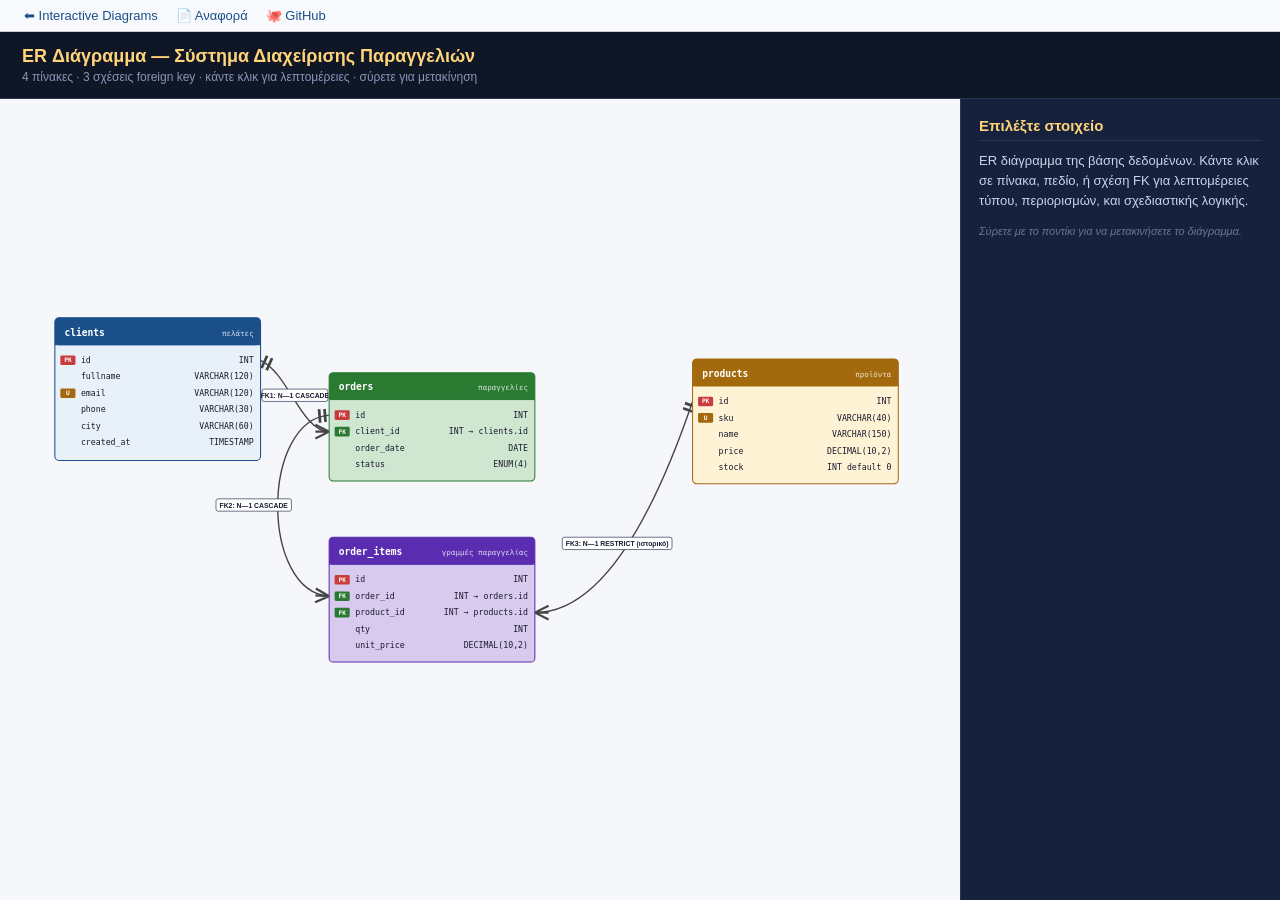
<file: final-report/interactive/er.html>
<!DOCTYPE html>
<html lang="el">
<head>
<meta charset="UTF-8">
<title>ER Διάγραμμα — Σύστημα Διαχείρισης Παραγγελιών</title>
<style>
  * { box-sizing: border-box; margin: 0; padding: 0; }
  html, body { height: 100%; font-family: -apple-system, "Segoe UI", Roboto, sans-serif; }
  body { background: #1a1a2e; color: #e8eaf2; display: flex; flex-direction: column; overflow: hidden; }
  header { background: #0f1626; padding: 14px 22px; border-bottom: 1px solid #2a3654; }
  header h1 { font-size: 18px; font-weight: 600; color: #ffd479; }
  header .sub { font-size: 12px; color: #8a95b8; margin-top: 3px; }
  main { flex: 1; display: flex; min-height: 0; }
  #stage { flex: 1; background: #f5f7fa; position: relative; overflow: hidden; cursor: grab; }
  #stage.dragging { cursor: grabbing; }
  #stage svg { width: 100%; height: 100%; display: block; }
  aside { width: 320px; background: #16213e; border-left: 1px solid #2a3654; padding: 18px; overflow-y: auto; }
  aside h2 { font-size: 15px; color: #ffd479; margin-bottom: 10px; border-bottom: 1px solid #2a3654; padding-bottom: 6px; }
  aside .desc { font-size: 13px; line-height: 1.55; color: #cdd4ea; margin-bottom: 14px; }
  aside .props { font-size: 12px; }
  aside .props .row { display: flex; padding: 5px 0; border-bottom: 1px dotted #2a3654; }
  aside .props .k { color: #8a95b8; min-width: 110px; font-weight: 600; }
  aside .props .v { color: #e8eaf2; flex: 1; }
  aside .hint { font-size: 11px; color: #6a7596; margin-top: 14px; font-style: italic; }
  .node { cursor: pointer; transition: filter 0.15s; }
  .node:hover { filter: brightness(1.04) drop-shadow(0 2px 4px rgba(0,0,0,0.18)); }
  .node.selected rect.outline { stroke: #ffd479; stroke-width: 3; }
  .field { cursor: pointer; }
  .field rect.fbg { fill: transparent; }       /* default — was missing, SVG fell back to black and hid the text */
  .field:hover rect.fbg { fill: rgba(0,0,0,0.06); }
  .field.selected rect.fbg { fill: rgba(255,212,121,0.35); stroke: #c89a2e; stroke-width: 1; }
  .arrow { cursor: pointer; }
  .arrow:hover path { stroke: #c89a2e; stroke-width: 3; }
  .arrow.selected path { stroke: #ffd479; stroke-width: 3.5; }
  .arrow.selected .badge { fill: #ffd479; }
  .nt { font-family: "Menlo","Consolas",monospace; font-size: 14px; font-weight: 700; fill: #fff; }
  .ns { font-family: "Menlo","Consolas",monospace; font-size: 11px; fill: #fff; opacity: 0.8; }
  .at { font-family: "Menlo","Consolas",monospace; font-size: 12px; fill: #1a1a2e; }
  .badge-pk { fill: #c83c3c; }
  .badge-fk { fill: #2a7a32; }
  .badge-u  { fill: #a36a0d; }
  .badge-txt { font-family: "Menlo","Consolas",monospace; font-size: 9px; font-weight: 700; fill: #fff; }
  .arr-label-bg { fill: #fff; stroke: #2a3654; stroke-width: 1; }
  .arr-label-tx { font-family: -apple-system, sans-serif; font-size: 10px; fill: #1a1a2e; font-weight: 600; }
  text { pointer-events: none; }
  .field rect.fbg { pointer-events: all; }
  .node rect.outline { pointer-events: all; }
</style>
</head>
<body>
<nav class="topnav" style="padding:8px 24px;background:#f7f9fc;border-bottom:1px solid #ccc;font-size:13px;display:flex;gap:18px;">
  <a href="index.html" style="color:#1a4f8a;text-decoration:none;">⬅ Interactive Diagrams</a>
  <a href="../report.html" style="color:#1a4f8a;text-decoration:none;">📄 Αναφορά</a>
  <a href="https://github.com/idpe19389308/papi-net" style="color:#1a4f8a;text-decoration:none;">🐙 GitHub</a>
</nav>
<header>
  <h1>ER Διάγραμμα — Σύστημα Διαχείρισης Παραγγελιών</h1>
  <div class="sub">4 πίνακες · 3 σχέσεις foreign key · κάντε κλικ για λεπτομέρειες · σύρετε για μετακίνηση</div>
</header>
<main>
  <div id="stage">
    <svg id="svg" viewBox="0 0 1400 810" preserveAspectRatio="xMidYMid meet">
      <defs>
        <marker id="arrowhead" viewBox="0 0 10 10" refX="9" refY="5" markerWidth="8" markerHeight="8" orient="auto">
          <path d="M0,0 L10,5 L0,10 z" fill="#444"/>
        </marker>
        <marker id="onenotch" viewBox="0 0 10 10" refX="9" refY="5" markerWidth="10" markerHeight="10" orient="auto">
          <line x1="2" y1="0" x2="2" y2="10" stroke="#444" stroke-width="2"/>
          <line x1="6" y1="0" x2="6" y2="10" stroke="#444" stroke-width="2"/>
        </marker>
        <!-- Crow-foot marker (the "Ν / many" side): three prongs fanning out -->
        <marker id="crowfoot" viewBox="0 0 12 12" refX="1" refY="6" markerWidth="12" markerHeight="12" orient="auto">
          <path d="M11,1 L1,6 M11,6 L1,6 M11,11 L1,6" fill="none" stroke="#444" stroke-width="1.6"/>
        </marker>
      </defs>

      <g id="world">

        <!-- ============== ARROWS (drawn first, behind nodes) ============== -->

        <!-- New layout:
             clients     (80, 140)   w=300 h=208   right edge=380, bottom=348
             orders      (480, 220)  w=300 h=158   left=480 right=780, bottom=378
             products    (1010, 200) w=300 h=182   left=1010 right=1310, bottom=382
             order_items (480, 460)  w=300 h=182   left=480 right=780, bottom=642
             Field y midlines: header(40)+row*24+12 inside table -->

        <!-- FK1: orders.client_id (480, 306) -> clients.id (380, 202).
             Label sits in clear space BETWEEN the tables (x 380..480). -->
        <g class="arrow" data-key="FK1">
          <path d="M 480 306 C 440 306, 420 220, 380 202"
                fill="none" stroke="#444" stroke-width="2"
                marker-end="url(#onenotch)" marker-start="url(#crowfoot)"/>
          <g transform="translate(430, 254)">
            <rect class="arr-label-bg badge" x="-48" y="-10" width="96" height="18" rx="3"/>
            <text class="arr-label-tx" x="0" y="3" text-anchor="middle">FK1: Ν—1 CASCADE</text>
          </g>
        </g>

        <!-- FK2: order_items.order_id (480, 546) -> orders.id (480, 282).
             Loops out to the LEFT of both tables to avoid passing through them. -->
        <g class="arrow" data-key="FK2">
          <path d="M 480 546 C 380 540, 380 290, 480 282"
                fill="none" stroke="#444" stroke-width="2"
                marker-end="url(#onenotch)" marker-start="url(#crowfoot)"/>
          <g transform="translate(370, 414)">
            <rect class="arr-label-bg badge" x="-55" y="-10" width="110" height="18" rx="3"/>
            <text class="arr-label-tx" x="0" y="3" text-anchor="middle">FK2: Ν—1 CASCADE</text>
          </g>
        </g>

        <!-- FK3: order_items.product_id (780, 570) -> products.id (1010, 262).
             Diagonal sweep through clear space below products. -->
        <g class="arrow" data-key="FK3">
          <path d="M 780 570 C 900 570, 980 350, 1010 262"
                fill="none" stroke="#444" stroke-width="2"
                marker-end="url(#onenotch)" marker-start="url(#crowfoot)"/>
          <g transform="translate(900, 470)">
            <rect class="arr-label-bg badge" x="-80" y="-10" width="160" height="18" rx="3"/>
            <text class="arr-label-tx" x="0" y="3" text-anchor="middle">FK3: Ν—1 RESTRICT (ιστορικό)</text>
          </g>
        </g>

        <!-- ============== TABLE: clients ============== -->
        <g class="node" data-key="T-clients" transform="translate(80,140)">
          <rect class="outline" x="0" y="0" width="300" height="208" rx="6" fill="#e8f0f8" stroke="#1a4f8a" stroke-width="1.5"/>
          <rect x="0" y="0" width="300" height="40" rx="6" fill="#1a4f8a"/>
          <rect x="0" y="34" width="300" height="6" fill="#1a4f8a"/>
          <text class="nt" x="14" y="26">clients</text>
          <text class="ns" x="290" y="26" text-anchor="end">πελάτες</text>

          <!-- field rows -->
          <g class="field" data-key="F-clients-id" transform="translate(0,50)">
            <rect class="fbg" x="2" y="0" width="296" height="24"/>
            <rect class="badge-pk" x="8" y="5" width="22" height="14" rx="2"/>
            <text class="badge-txt" x="19" y="15" text-anchor="middle">PK</text>
            <text class="at" x="38" y="16">id</text>
            <text class="at" x="290" y="16" text-anchor="end" fill="#5566aa">INT</text>
          </g>
          <g class="field" data-key="F-clients-fullname" transform="translate(0,74)">
            <rect class="fbg" x="2" y="0" width="296" height="24"/>
            <text class="at" x="38" y="16">fullname</text>
            <text class="at" x="290" y="16" text-anchor="end" fill="#5566aa">VARCHAR(120)</text>
          </g>
          <g class="field" data-key="F-clients-email" transform="translate(0,98)">
            <rect class="fbg" x="2" y="0" width="296" height="24"/>
            <rect class="badge-u" x="8" y="5" width="22" height="14" rx="2"/>
            <text class="badge-txt" x="19" y="15" text-anchor="middle">U</text>
            <text class="at" x="38" y="16">email</text>
            <text class="at" x="290" y="16" text-anchor="end" fill="#5566aa">VARCHAR(120)</text>
          </g>
          <g class="field" data-key="F-clients-phone" transform="translate(0,122)">
            <rect class="fbg" x="2" y="0" width="296" height="24"/>
            <text class="at" x="38" y="16">phone</text>
            <text class="at" x="290" y="16" text-anchor="end" fill="#5566aa">VARCHAR(30)</text>
          </g>
          <g class="field" data-key="F-clients-city" transform="translate(0,146)">
            <rect class="fbg" x="2" y="0" width="296" height="24"/>
            <text class="at" x="38" y="16">city</text>
            <text class="at" x="290" y="16" text-anchor="end" fill="#5566aa">VARCHAR(60)</text>
          </g>
          <g class="field" data-key="F-clients-created_at" transform="translate(0,170)">
            <rect class="fbg" x="2" y="0" width="296" height="24"/>
            <text class="at" x="38" y="16">created_at</text>
            <text class="at" x="290" y="16" text-anchor="end" fill="#5566aa">TIMESTAMP</text>
          </g>
        </g>

        <!-- ============== TABLE: orders ============== -->
        <g class="node" data-key="T-orders" transform="translate(480,220)">
          <rect class="outline" x="0" y="0" width="300" height="158" rx="6" fill="#cfe7d1" stroke="#2a7a32" stroke-width="1.5"/>
          <rect x="0" y="0" width="300" height="40" rx="6" fill="#2a7a32"/>
          <rect x="0" y="34" width="300" height="6" fill="#2a7a32"/>
          <text class="nt" x="14" y="26">orders</text>
          <text class="ns" x="290" y="26" text-anchor="end">παραγγελίες</text>

          <g class="field" data-key="F-orders-id" transform="translate(0,50)">
            <rect class="fbg" x="2" y="0" width="296" height="24"/>
            <rect class="badge-pk" x="8" y="5" width="22" height="14" rx="2"/>
            <text class="badge-txt" x="19" y="15" text-anchor="middle">PK</text>
            <text class="at" x="38" y="16">id</text>
            <text class="at" x="290" y="16" text-anchor="end" fill="#5566aa">INT</text>
          </g>
          <g class="field" data-key="F-orders-client_id" transform="translate(0,74)">
            <rect class="fbg" x="2" y="0" width="296" height="24"/>
            <rect class="badge-fk" x="8" y="5" width="22" height="14" rx="2"/>
            <text class="badge-txt" x="19" y="15" text-anchor="middle">FK</text>
            <text class="at" x="38" y="16">client_id</text>
            <text class="at" x="290" y="16" text-anchor="end" fill="#5566aa">INT → clients.id</text>
          </g>
          <g class="field" data-key="F-orders-order_date" transform="translate(0,98)">
            <rect class="fbg" x="2" y="0" width="296" height="24"/>
            <text class="at" x="38" y="16">order_date</text>
            <text class="at" x="290" y="16" text-anchor="end" fill="#5566aa">DATE</text>
          </g>
          <g class="field" data-key="F-orders-status" transform="translate(0,122)">
            <rect class="fbg" x="2" y="0" width="296" height="24"/>
            <text class="at" x="38" y="16">status</text>
            <text class="at" x="290" y="16" text-anchor="end" fill="#5566aa">ENUM(4)</text>
          </g>
        </g>

        <!-- ============== TABLE: products ============== -->
        <g class="node" data-key="T-products" transform="translate(1010,200)">
          <rect class="outline" x="0" y="0" width="300" height="182" rx="6" fill="#fff3d6" stroke="#a36a0d" stroke-width="1.5"/>
          <rect x="0" y="0" width="300" height="40" rx="6" fill="#a36a0d"/>
          <rect x="0" y="34" width="300" height="6" fill="#a36a0d"/>
          <text class="nt" x="14" y="26">products</text>
          <text class="ns" x="290" y="26" text-anchor="end">προϊόντα</text>

          <g class="field" data-key="F-products-id" transform="translate(0,50)">
            <rect class="fbg" x="2" y="0" width="296" height="24"/>
            <rect class="badge-pk" x="8" y="5" width="22" height="14" rx="2"/>
            <text class="badge-txt" x="19" y="15" text-anchor="middle">PK</text>
            <text class="at" x="38" y="16">id</text>
            <text class="at" x="290" y="16" text-anchor="end" fill="#5566aa">INT</text>
          </g>
          <g class="field" data-key="F-products-sku" transform="translate(0,74)">
            <rect class="fbg" x="2" y="0" width="296" height="24"/>
            <rect class="badge-u" x="8" y="5" width="22" height="14" rx="2"/>
            <text class="badge-txt" x="19" y="15" text-anchor="middle">U</text>
            <text class="at" x="38" y="16">sku</text>
            <text class="at" x="290" y="16" text-anchor="end" fill="#5566aa">VARCHAR(40)</text>
          </g>
          <g class="field" data-key="F-products-name" transform="translate(0,98)">
            <rect class="fbg" x="2" y="0" width="296" height="24"/>
            <text class="at" x="38" y="16">name</text>
            <text class="at" x="290" y="16" text-anchor="end" fill="#5566aa">VARCHAR(150)</text>
          </g>
          <g class="field" data-key="F-products-price" transform="translate(0,122)">
            <rect class="fbg" x="2" y="0" width="296" height="24"/>
            <text class="at" x="38" y="16">price</text>
            <text class="at" x="290" y="16" text-anchor="end" fill="#5566aa">DECIMAL(10,2)</text>
          </g>
          <g class="field" data-key="F-products-stock" transform="translate(0,146)">
            <rect class="fbg" x="2" y="0" width="296" height="24"/>
            <text class="at" x="38" y="16">stock</text>
            <text class="at" x="290" y="16" text-anchor="end" fill="#5566aa">INT default 0</text>
          </g>
        </g>

        <!-- ============== TABLE: order_items ============== -->
        <g class="node" data-key="T-order_items" transform="translate(480,460)">
          <rect class="outline" x="0" y="0" width="300" height="182" rx="6" fill="#d8c9ee" stroke="#5a2db0" stroke-width="1.5"/>
          <rect x="0" y="0" width="300" height="40" rx="6" fill="#5a2db0"/>
          <rect x="0" y="34" width="300" height="6" fill="#5a2db0"/>
          <text class="nt" x="14" y="26">order_items</text>
          <text class="ns" x="290" y="26" text-anchor="end">γραμμές παραγγελίας</text>

          <g class="field" data-key="F-order_items-id" transform="translate(0,50)">
            <rect class="fbg" x="2" y="0" width="296" height="24"/>
            <rect class="badge-pk" x="8" y="5" width="22" height="14" rx="2"/>
            <text class="badge-txt" x="19" y="15" text-anchor="middle">PK</text>
            <text class="at" x="38" y="16">id</text>
            <text class="at" x="290" y="16" text-anchor="end" fill="#5566aa">INT</text>
          </g>
          <g class="field" data-key="F-order_items-order_id" transform="translate(0,74)">
            <rect class="fbg" x="2" y="0" width="296" height="24"/>
            <rect class="badge-fk" x="8" y="5" width="22" height="14" rx="2"/>
            <text class="badge-txt" x="19" y="15" text-anchor="middle">FK</text>
            <text class="at" x="38" y="16">order_id</text>
            <text class="at" x="290" y="16" text-anchor="end" fill="#5566aa">INT → orders.id</text>
          </g>
          <g class="field" data-key="F-order_items-product_id" transform="translate(0,98)">
            <rect class="fbg" x="2" y="0" width="296" height="24"/>
            <rect class="badge-fk" x="8" y="5" width="22" height="14" rx="2"/>
            <text class="badge-txt" x="19" y="15" text-anchor="middle">FK</text>
            <text class="at" x="38" y="16">product_id</text>
            <text class="at" x="290" y="16" text-anchor="end" fill="#5566aa">INT → products.id</text>
          </g>
          <g class="field" data-key="F-order_items-qty" transform="translate(0,122)">
            <rect class="fbg" x="2" y="0" width="296" height="24"/>
            <text class="at" x="38" y="16">qty</text>
            <text class="at" x="290" y="16" text-anchor="end" fill="#5566aa">INT</text>
          </g>
          <g class="field" data-key="F-order_items-unit_price" transform="translate(0,146)">
            <rect class="fbg" x="2" y="0" width="296" height="24"/>
            <text class="at" x="38" y="16">unit_price</text>
            <text class="at" x="290" y="16" text-anchor="end" fill="#5566aa">DECIMAL(10,2)</text>
          </g>
        </g>

      </g>
    </svg>
  </div>
  <aside>
    <h2 id="p-title">Επιλέξτε στοιχείο</h2>
    <div class="desc" id="p-desc">ER διάγραμμα της βάσης δεδομένων. Κάντε κλικ σε πίνακα, πεδίο, ή σχέση FK για λεπτομέρειες τύπου, περιορισμών, και σχεδιαστικής λογικής.</div>
    <div class="props" id="p-props"></div>
    <div class="hint">Σύρετε με το ποντίκι για να μετακινήσετε το διάγραμμα.</div>
  </aside>
</main>

<script>
const DATA = {
  // ============ TABLES ============
  "T-clients": {
    title: "clients — Πίνακας πελατών",
    desc: "Αποθηκεύει τα στοιχεία των πελατών (αγοραστών). Ένας πελάτης μπορεί να έχει πολλές παραγγελίες — σχέση 1 προς Ν με τον πίνακα orders.",
    props: {
      "Engine": "InnoDB",
      "Charset": "utf8mb4_unicode_ci",
      "Πλήθος πεδίων": "6",
      "Primary Key": "id (AUTO_INCREMENT)",
      "Unique": "email",
      "Σχέση": "1 — N προς orders"
    }
  },
  "T-orders": {
    title: "orders — Πίνακας παραγγελιών",
    desc: "Μία παραγγελία ανά γραμμή. Συνδέεται με ΕΝΑΝ πελάτη (πεδίο client_id) και περιέχει πολλές γραμμές προϊόντων μέσω του πίνακα order_items.",
    props: {
      "Engine": "InnoDB",
      "Πλήθος πεδίων": "4",
      "Primary Key": "id",
      "Foreign Key": "client_id → clients.id",
      "Σχέση": "N — 1 με clients · 1 — N με order_items",
      "Status values": "NEW / PAID / SHIPPED / CANCELLED"
    }
  },
  "T-products": {
    title: "products — Πίνακας προϊόντων",
    desc: "Κατάλογος προϊόντων με τιμή πώλησης και απόθεμα. Το πεδίο sku είναι μοναδικός κωδικός αναγνώρισης. Η τιμή μπορεί να αλλάξει χωρίς να αλλοιωθούν παλιές παραγγελίες (βλ. order_items.unit_price).",
    props: {
      "Engine": "InnoDB",
      "Πλήθος πεδίων": "5",
      "Primary Key": "id",
      "Unique": "sku",
      "Σχέση": "1 — N προς order_items",
      "Διαγραφή": "RESTRICT αν υπάρχουν order_items"
    }
  },
  "T-order_items": {
    title: "order_items — Γραμμές παραγγελίας",
    desc: "Αναλυτικές γραμμές κάθε παραγγελίας (junction / detail table). Κρατά snapshot τιμής (unit_price) ώστε μελλοντικές αλλαγές τιμών στα products να μην αλλοιώνουν το ιστορικό.",
    props: {
      "Engine": "InnoDB",
      "Πλήθος πεδίων": "5",
      "Primary Key": "id",
      "FK1": "order_id → orders (CASCADE)",
      "FK2": "product_id → products (RESTRICT)",
      "Snapshot": "unit_price παγωμένο τη στιγμή της παραγγελίας",
      "Υπολογισμός": "γραμμή = qty × unit_price"
    }
  },

  // ============ FK ARROWS ============
  "FK1": {
    title: "FK1: orders.client_id → clients.id",
    desc: "Κάθε παραγγελία ανήκει σε έναν πελάτη. Διαγραφή πελάτη παρασύρει όλες τις παραγγελίες του (ON DELETE CASCADE).",
    props: {
      "Cardinality": "N — 1 (πολλές παραγγελίες ανά πελάτη)",
      "ON DELETE": "CASCADE",
      "ON UPDATE": "CASCADE (default)",
      "Index": "αυτόματος στο client_id (FK)",
      "Σημείωση": "Συνήθως οι παραγγελίες δεν διαγράφονται· προτιμάται status=CANCELLED"
    }
  },
  "FK2": {
    title: "FK2: order_items.order_id → orders.id",
    desc: "Κάθε γραμμή παραγγελίας ανήκει σε μία παραγγελία. Διαγραφή παραγγελίας διαγράφει αυτόματα και τις γραμμές της (CASCADE).",
    props: {
      "Cardinality": "N — 1 (πολλές γραμμές ανά παραγγελία)",
      "ON DELETE": "CASCADE",
      "ON UPDATE": "CASCADE",
      "Index": "αυτόματος στο order_id",
      "Λογική": "Οι γραμμές δεν έχουν νόημα χωρίς την παραγγελία τους"
    }
  },
  "FK3": {
    title: "FK3: order_items.product_id → products.id",
    desc: "Κάθε γραμμή αναφέρεται σε ένα προϊόν. RESTRICT: δεν επιτρέπεται η διαγραφή προϊόντος που έχει πουληθεί — διατηρείται το ιστορικό.",
    props: {
      "Cardinality": "N — 1 (πολλές πωλήσεις ανά προϊόν)",
      "ON DELETE": "RESTRICT (no action)",
      "ON UPDATE": "CASCADE",
      "Index": "αυτόματος στο product_id",
      "Λογική": "Σε deactivation, βάλτε flag active=0 αντί για διαγραφή"
    }
  },

  // ============ FIELD-LEVEL (clients) ============
  "F-clients-id": {
    title: "clients.id",
    desc: "Μοναδικό αναγνωριστικό πελάτη. Αυξάνεται αυτόματα από τη βάση.",
    props: { "Τύπος": "INT", "Κλειδί": "PRIMARY KEY", "Auto": "AUTO_INCREMENT", "NULL": "NOT NULL" }
  },
  "F-clients-fullname": {
    title: "clients.fullname",
    desc: "Πλήρες ονοματεπώνυμο πελάτη (όπως αναγράφεται στο τιμολόγιο).",
    props: { "Τύπος": "VARCHAR(120)", "NULL": "NOT NULL", "Παράδειγμα": "Γεώργιος Παπαδόπουλος" }
  },
  "F-clients-email": {
    title: "clients.email",
    desc: "Email επικοινωνίας του πελάτη. Στο σχήμα είναι προαιρετικό και χωρίς UNIQUE constraint.",
    props: { "Τύπος": "VARCHAR(120)", "NULL": "NULL επιτρεπτό", "Σημ.": "χωρίς UNIQUE constraint στο σχήμα — μοναδικότητα ελέγχεται από την εφαρμογή" }
  },
  "F-clients-phone": {
    title: "clients.phone",
    desc: "Τηλέφωνο επικοινωνίας — προαιρετικό. Αποθηκεύεται ως κείμενο για διατήρηση + και κενών.",
    props: { "Τύπος": "VARCHAR(30)", "NULL": "NULL επιτρεπτό", "Μορφή": "ελεύθερη π.χ. +30 210 1234567" }
  },
  "F-clients-city": {
    title: "clients.city",
    desc: "Πόλη του πελάτη. Δεν κανονικοποιείται σε ξεχωριστό πίνακα cities — αρκεί για αναφορές.",
    props: { "Τύπος": "VARCHAR(60)", "NULL": "NULL επιτρεπτό", "Σημ.": "Αν χρειαστούν αναφορές ανά νομό, μετατροπή σε FK προς cities" }
  },
  "F-clients-created_at": {
    title: "clients.created_at",
    desc: "Χρονοσφραγίδα δημιουργίας εγγραφής. Συμπληρώνεται αυτόματα από τη βάση.",
    props: { "Τύπος": "TIMESTAMP", "Default": "CURRENT_TIMESTAMP", "NULL": "NOT NULL" }
  },

  // ============ FIELD-LEVEL (orders) ============
  "F-orders-id": {
    title: "orders.id",
    desc: "Μοναδικός αριθμός παραγγελίας. Χρησιμοποιείται σαν αναφορά σε τιμολόγια, αποστολές, και γραμμές order_items.",
    props: { "Τύπος": "INT", "Κλειδί": "PRIMARY KEY", "Auto": "AUTO_INCREMENT" }
  },
  "F-orders-client_id": {
    title: "orders.client_id",
    desc: "Foreign key προς τον πελάτη που έκανε την παραγγελία. Υποχρεωτικό — δεν επιτρέπεται ορφανή παραγγελία.",
    props: { "Τύπος": "INT", "FK": "→ clients.id", "ON DELETE": "CASCADE", "NULL": "NOT NULL", "Index": "ναι" }
  },
  "F-orders-order_date": {
    title: "orders.order_date",
    desc: "Ημερομηνία παραγγελίας (όχι ώρα). Χρησιμοποιείται για αναφορές πωλήσεων ανά ημέρα/μήνα.",
    props: { "Τύπος": "DATE", "NULL": "NOT NULL", "Σημ.": "χωρίς default — η εφαρμογή περνά την ημερομηνία" }
  },
  "F-orders-status": {
    title: "orders.status",
    desc: "Κατάσταση παραγγελίας. Διαδρομή: NEW → PAID → SHIPPED. Ή CANCELLED αν ακυρωθεί πριν την αποστολή.",
    props: {
      "Τύπος": "ENUM",
      "Τιμές": "NEW, PAID, SHIPPED, CANCELLED",
      "Default": "NEW",
      "NULL": "NULL επιτρεπτό (DEFAULT 'NEW')"
    }
  },

  // ============ FIELD-LEVEL (products) ============
  "F-products-id": {
    title: "products.id",
    desc: "Μοναδικό αναγνωριστικό προϊόντος. Εσωτερική αρίθμηση της βάσης.",
    props: { "Τύπος": "INT", "Κλειδί": "PRIMARY KEY", "Auto": "AUTO_INCREMENT" }
  },
  "F-products-sku": {
    title: "products.sku",
    desc: "Stock Keeping Unit — μοναδικός εμπορικός κωδικός προϊόντος. Χρησιμοποιείται σε ετικέτες, barcode, αποθήκη.",
    props: { "Τύπος": "VARCHAR(40)", "Κλειδί": "UNIQUE", "NULL": "NOT NULL", "Παράδειγμα": "ABC-001-RED" }
  },
  "F-products-name": {
    title: "products.name",
    desc: "Εμπορική περιγραφή προϊόντος. Εμφανίζεται σε καταλόγους και τιμολόγια.",
    props: { "Τύπος": "VARCHAR(150)", "NULL": "NOT NULL" }
  },
  "F-products-price": {
    title: "products.price",
    desc: "Τρέχουσα τιμή λιανικής (με ή χωρίς ΦΠΑ — επιλογή σχεδιασμού). Μπορεί να αλλάξει· οι παλιές παραγγελίες κρατούν τη δική τους τιμή στο order_items.unit_price.",
    props: { "Τύπος": "DECIMAL(10,2)", "NULL": "NOT NULL", "Νόμισμα": "EUR (υποτίθεται)", "Σημ.": "Όχι FLOAT — αποφυγή σφαλμάτων στρογγυλοποίησης" }
  },
  "F-products-stock": {
    title: "products.stock",
    desc: "Διαθέσιμο απόθεμα. Μειώνεται αυτόματα (μέσω trigger ή λογικής εφαρμογής) όταν δημιουργείται order_items.",
    props: { "Τύπος": "INT", "Default": "0", "NULL": "NOT NULL", "Σημ.": "Αρνητικές τιμές δείχνουν backorder" }
  },

  // ============ FIELD-LEVEL (order_items) ============
  "F-order_items-id": {
    title: "order_items.id",
    desc: "Μοναδικό αναγνωριστικό γραμμής (σπάνια χρησιμοποιείται εξωτερικά — αναφερόμαστε με order_id+product_id).",
    props: { "Τύπος": "INT", "Κλειδί": "PRIMARY KEY", "Auto": "AUTO_INCREMENT" }
  },
  "F-order_items-order_id": {
    title: "order_items.order_id",
    desc: "Foreign key προς την παραγγελία στην οποία ανήκει η γραμμή. CASCADE: αν διαγραφεί η παραγγελία, διαγράφονται και οι γραμμές.",
    props: { "Τύπος": "INT", "FK": "→ orders.id", "ON DELETE": "CASCADE", "NULL": "NOT NULL", "Index": "ναι" }
  },
  "F-order_items-product_id": {
    title: "order_items.product_id",
    desc: "Foreign key προς το προϊόν που πωλείται. RESTRICT: δεν μπορεί να διαγραφεί προϊόν που υπάρχει σε γραμμές παραγγελιών (διατήρηση ιστορικού).",
    props: { "Τύπος": "INT", "FK": "→ products.id", "ON DELETE": "RESTRICT", "NULL": "NOT NULL", "Index": "ναι" }
  },
  "F-order_items-qty": {
    title: "order_items.qty",
    desc: "Ποσότητα τεμαχίων του προϊόντος σε αυτή τη γραμμή. Πρέπει να είναι θετικός ακέραιος.",
    props: { "Τύπος": "INT", "NULL": "NOT NULL", "Default": "1", "Σημ.": "χωρίς CHECK constraint — η εφαρμογή ελέγχει qty > 0" }
  },
  "F-order_items-unit_price": {
    title: "order_items.unit_price",
    desc: "Σημαντικό σχεδιαστικό χαρακτηριστικό: αυτή είναι αντίγραφο (snapshot) της τιμής προϊόντος τη στιγμή της παραγγελίας — όχι ζωντανή αναφορά στο products.price.",
    props: {
      "Τύπος": "DECIMAL(10,2)",
      "NULL": "NOT NULL",
      "Λογική": "αλλαγές στο products.price ΔΕΝ επηρεάζουν παλιές παραγγελίες",
      "Σύνολο γραμμής": "qty × unit_price",
      "Σημ.": "Αντιγράφεται από products.price στο INSERT"
    }
  }
};

// ============ Interaction ============
const stage  = document.getElementById('stage');
const svg    = document.getElementById('svg');
const world  = document.getElementById('world');
const pTitle = document.getElementById('p-title');
const pDesc  = document.getElementById('p-desc');
const pProps = document.getElementById('p-props');

let pan = { x: 0, y: 0 };
let drag = null;
let selected = null;

function applyPan() {
  world.setAttribute('transform', `translate(${pan.x},${pan.y})`);
}

function showInfo(key) {
  const d = DATA[key];
  if (!d) return;
  pTitle.textContent = d.title;
  pDesc.textContent  = d.desc;
  pProps.innerHTML   = '';
  for (const k in d.props) {
    const row = document.createElement('div');
    row.className = 'row';
    row.innerHTML = `<div class="k">${k}</div><div class="v">${d.props[k]}</div>`;
    pProps.appendChild(row);
  }
}

function select(el) {
  if (selected) selected.classList.remove('selected');
  selected = el;
  if (el) {
    el.classList.add('selected');
    showInfo(el.getAttribute('data-key'));
  }
}

// Click delegation — fields take priority over tables
svg.addEventListener('click', (e) => {
  if (drag && drag.moved) return;
  const field = e.target.closest('.field');
  if (field) { select(field); e.stopPropagation(); return; }
  const arrow = e.target.closest('.arrow');
  if (arrow) { select(arrow); e.stopPropagation(); return; }
  const node = e.target.closest('.node');
  if (node) { select(node); return; }
});

// Drag-to-pan
stage.addEventListener('mousedown', (e) => {
  drag = { x0: e.clientX, y0: e.clientY, px: pan.x, py: pan.y, moved: false };
  stage.classList.add('dragging');
});
window.addEventListener('mousemove', (e) => {
  if (!drag) return;
  const dx = e.clientX - drag.x0;
  const dy = e.clientY - drag.y0;
  if (Math.abs(dx) + Math.abs(dy) > 3) drag.moved = true;
  // Scale: viewBox 1400 wide; map screen px to viewBox units
  const rect = stage.getBoundingClientRect();
  const scale = 1400 / rect.width;
  pan.x = drag.px + dx * scale;
  pan.y = drag.py + dy * scale;
  applyPan();
});
window.addEventListener('mouseup', () => {
  if (drag) {
    stage.classList.remove('dragging');
    setTimeout(() => { drag = null; }, 0);
  }
});
</script>
</body>
</html>
</file>
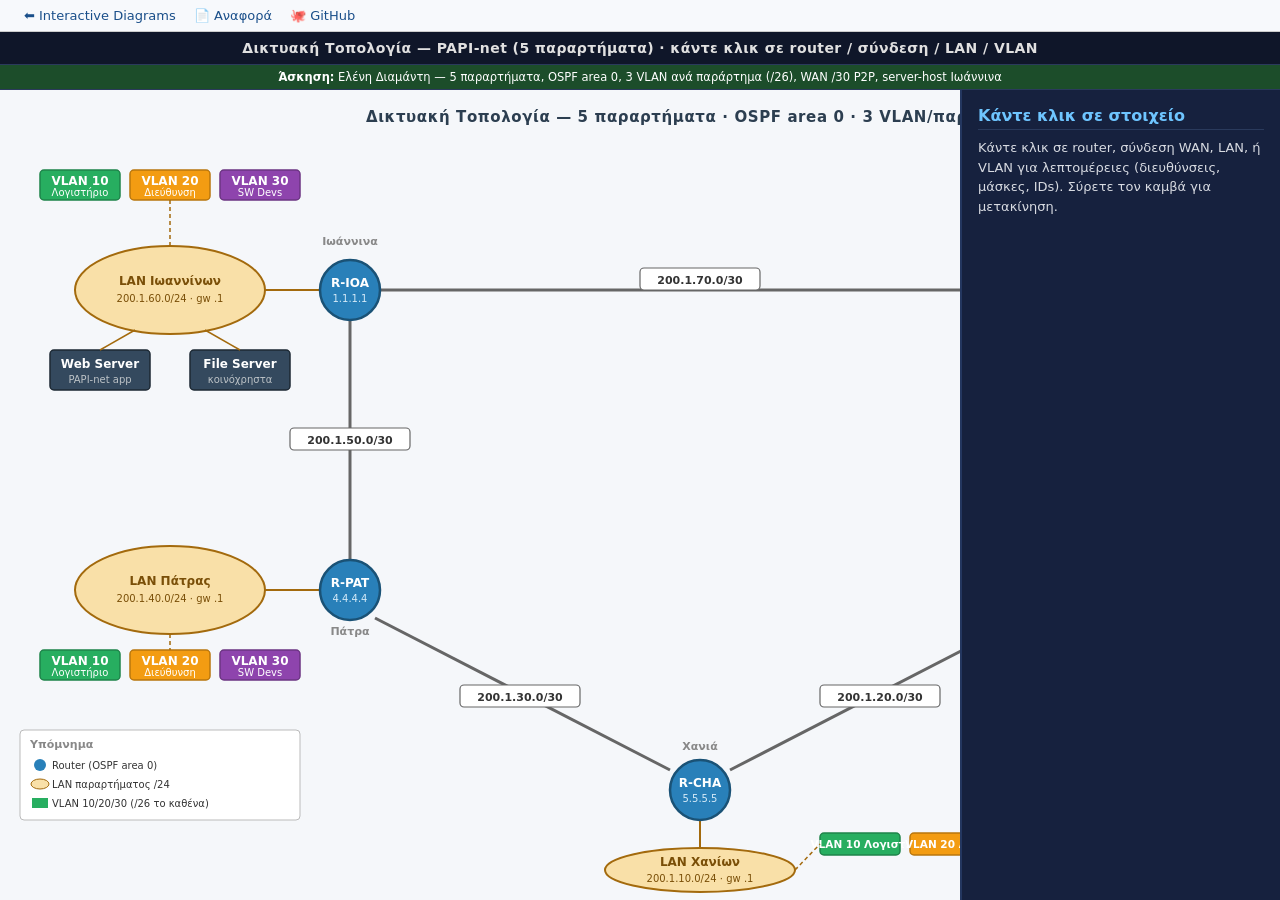
<file: final-report/interactive/topology.html>
<!DOCTYPE html>
<html lang="el">
<head>
<meta charset="UTF-8">
<title>Δικτυακή Τοπολογία</title>
<style>
* { box-sizing: border-box; margin: 0; padding: 0; }
body {
  background: #1a1a2e;
  color: #e0e0e0;
  font-family: system-ui, -apple-system, "Segoe UI", sans-serif;
  display: flex;
  flex-direction: column;
  height: 100vh;
  overflow: hidden;
}
h1 {
  text-align: center;
  padding: 8px 0;
  font-size: 14px;
  background: #0f1629;
  flex-shrink: 0;
  border-bottom: 1px solid #2a3a5c;
  letter-spacing: 0.03em;
}
.banner {
  background: #1c4d2a; color: #fff;
  padding: 5px 12px; font-size: 11.5px;
  border-bottom: 1px solid #2a3a5c; text-align: center;
}
#main { display: flex; flex: 1; overflow: hidden; }
#wrap { flex: 1; overflow: auto; background: #f5f7fa; cursor: grab; user-select: none; }
svg { display: block; background: #f5f7fa; }
#panel {
  width: 320px;
  background: #16213e;
  border-left: 2px solid #243760;
  padding: 16px;
  overflow-y: auto;
  font-size: 13px;
  flex-shrink: 0;
}
#panel h2 { font-size: 16px; color: #6ec5ff; margin-bottom: 8px; border-bottom: 1px solid #2a3a5c; padding-bottom: 4px; }
#panel .desc { margin: 6px 0 10px 0; line-height: 1.5; color: #d8dbe2; }
#panel .props { font-size: 12px; }
#panel .props .row { display: flex; padding: 3px 0; border-bottom: 1px dotted #243760; }
#panel .props .k { color: #93c5fd; flex: 0 0 110px; }
#panel .props .v { color: #fff; flex: 1; word-break: break-word; }

/* Hover/select transitions */
.node circle, .node rect, .node ellipse { transition: filter 0.15s, stroke-width 0.15s; cursor: pointer; }
.node:hover circle, .node:hover rect, .node:hover ellipse { filter: brightness(1.15); stroke-width: 3; }
.node.selected circle, .node.selected rect, .node.selected ellipse { stroke: #ffd479 !important; stroke-width: 4 !important; }
.arrow path, .arrow line { transition: stroke-width 0.15s, opacity 0.15s; cursor: pointer; }
.arrow:hover path, .arrow:hover line { stroke-width: 5; }
.arrow.selected path, .arrow.selected line { stroke: #ffd479 !important; stroke-width: 4 !important; }
.arrow rect { cursor: pointer; }

/* Text classes */
.zt { font-size: 12px; fill: #555; font-weight: bold; letter-spacing: 0.04em; pointer-events: none; }
.lt { font-size: 11px; fill: #888; font-weight: bold; pointer-events: none; }
.nt { font-size: 12px; pointer-events: none; }
.ns { font-size: 10px; pointer-events: none; }
.at { font-size: 11px; fill: #333; font-weight: bold; pointer-events: none; }
</style>
</head>
<body>
<nav class="topnav" style="padding:8px 24px;background:#f7f9fc;border-bottom:1px solid #ccc;font-size:13px;display:flex;gap:18px;">
  <a href="index.html" style="color:#1a4f8a;text-decoration:none;">⬅ Interactive Diagrams</a>
  <a href="../report.html" style="color:#1a4f8a;text-decoration:none;">📄 Αναφορά</a>
  <a href="https://github.com/idpe19389308/papi-net" style="color:#1a4f8a;text-decoration:none;">🐙 GitHub</a>
</nav>
<h1>Δικτυακή Τοπολογία — PAPI-net (5 παραρτήματα) · κάντε κλικ σε router / σύνδεση / LAN / VLAN</h1>
<div class="banner">
  <b>Άσκηση:</b> Ελένη Διαμάντη — 5 παραρτήματα, OSPF area 0, 3 VLAN ανά παράρτημα (/26), WAN /30 P2P, server-host Ιωάννινα
</div>

<div id="main">
<div id="wrap">
<svg viewBox="0 0 1400 810" width="1400" height="810" xmlns="http://www.w3.org/2000/svg">
  <!-- Removed 4 unreferenced <marker> defs (ah, ah-g, ah-r, ah-p) on 2026-05-20 — dead code -->
  <defs></defs>

  <!-- Title strip -->
  <text x="700" y="32" text-anchor="middle" class="zt" style="font-size:15px;fill:#2c3e50">
    Δικτυακή Τοπολογία — 5 παραρτήματα · OSPF area 0 · 3 VLAN/παράρτημα
  </text>

  <!-- ════════════════ WAN LINKS (drawn BEFORE routers) ════════════════ -->

  <!-- WAN IOA ↔ THE  (top horizontal) -->
  <g class="arrow" data-key="L-IOA-THE">
    <line x1="380" y1="200" x2="1020" y2="200" stroke="#666" stroke-width="3"/>
    <rect x="640" y="178" width="120" height="22" rx="4" fill="white" stroke="#666" stroke-width="1.2"/>
    <text x="700" y="194" class="at" text-anchor="middle">200.1.70.0/30</text>
  </g>

  <!-- WAN IOA ↔ PAT  (left vertical) -->
  <g class="arrow" data-key="L-IOA-PAT">
    <line x1="350" y1="230" x2="350" y2="470" stroke="#666" stroke-width="3"/>
    <rect x="290" y="338" width="120" height="22" rx="4" fill="white" stroke="#666" stroke-width="1.2"/>
    <text x="350" y="354" class="at" text-anchor="middle">200.1.50.0/30</text>
  </g>

  <!-- WAN THE ↔ ATH  (right vertical) -->
  <g class="arrow" data-key="L-THE-ATH">
    <line x1="1050" y1="230" x2="1050" y2="470" stroke="#666" stroke-width="3"/>
    <rect x="990" y="338" width="120" height="22" rx="4" fill="white" stroke="#666" stroke-width="1.2"/>
    <text x="1050" y="354" class="at" text-anchor="middle">200.1.90.0/30</text>
  </g>

  <!-- WAN ATH ↔ CHA  (diagonal down-left) -->
  <g class="arrow" data-key="L-ATH-CHA">
    <line x1="1025" y1="528" x2="730" y2="680" stroke="#666" stroke-width="3"/>
    <rect x="820" y="595" width="120" height="22" rx="4" fill="white" stroke="#666" stroke-width="1.2"/>
    <text x="880" y="611" class="at" text-anchor="middle">200.1.20.0/30</text>
  </g>

  <!-- WAN PAT ↔ CHA  (diagonal down-right) -->
  <g class="arrow" data-key="L-PAT-CHA">
    <line x1="375" y1="528" x2="670" y2="680" stroke="#666" stroke-width="3"/>
    <rect x="460" y="595" width="120" height="22" rx="4" fill="white" stroke="#666" stroke-width="1.2"/>
    <text x="520" y="611" class="at" text-anchor="middle">200.1.30.0/30</text>
  </g>

  <!-- ════════════════ LAN CLOUDS (drawn before routers, behind VLAN boxes) ════════════════ -->

  <!-- LAN IOA (upper-left, hosts Web + File servers) -->
  <g class="node" data-key="LAN-IOA">
    <ellipse cx="170" cy="200" rx="95" ry="44" fill="#f9e0a8" stroke="#a36a0d" stroke-width="2"/>
    <text x="170" y="195" text-anchor="middle" class="nt" fill="#7a4f08" font-weight="bold">LAN Ιωαννίνων</text>
    <text x="170" y="212" text-anchor="middle" class="ns" fill="#7a4f08">200.1.60.0/24 · gw .1</text>
  </g>
  <line x1="265" y1="200" x2="320" y2="200" stroke="#a36a0d" stroke-width="2"/>

  <!-- LAN THE (upper-right) -->
  <g class="node" data-key="LAN-THE">
    <ellipse cx="1230" cy="200" rx="95" ry="44" fill="#f9e0a8" stroke="#a36a0d" stroke-width="2"/>
    <text x="1230" y="195" text-anchor="middle" class="nt" fill="#7a4f08" font-weight="bold">LAN Θεσσαλονίκης</text>
    <text x="1230" y="212" text-anchor="middle" class="ns" fill="#7a4f08">200.1.80.0/24 · gw .1</text>
  </g>
  <line x1="1080" y1="200" x2="1135" y2="200" stroke="#a36a0d" stroke-width="2"/>

  <!-- LAN ATH (lower-right) -->
  <g class="node" data-key="LAN-ATH">
    <ellipse cx="1230" cy="500" rx="95" ry="44" fill="#f9e0a8" stroke="#a36a0d" stroke-width="2"/>
    <text x="1230" y="495" text-anchor="middle" class="nt" fill="#7a4f08" font-weight="bold">LAN Αθήνας</text>
    <text x="1230" y="512" text-anchor="middle" class="ns" fill="#7a4f08">200.1.100.0/24 · gw .1</text>
  </g>
  <line x1="1080" y1="500" x2="1135" y2="500" stroke="#a36a0d" stroke-width="2"/>

  <!-- LAN PAT (lower-left) -->
  <g class="node" data-key="LAN-PAT">
    <ellipse cx="170" cy="500" rx="95" ry="44" fill="#f9e0a8" stroke="#a36a0d" stroke-width="2"/>
    <text x="170" y="495" text-anchor="middle" class="nt" fill="#7a4f08" font-weight="bold">LAN Πάτρας</text>
    <text x="170" y="512" text-anchor="middle" class="ns" fill="#7a4f08">200.1.40.0/24 · gw .1</text>
  </g>
  <line x1="265" y1="500" x2="320" y2="500" stroke="#a36a0d" stroke-width="2"/>

  <!-- LAN CHA (bottom-center) -->
  <g class="node" data-key="LAN-CHA">
    <ellipse cx="700" cy="780" rx="95" ry="22" fill="#f9e0a8" stroke="#a36a0d" stroke-width="2"/>
    <text x="700" y="776" text-anchor="middle" class="nt" fill="#7a4f08" font-weight="bold">LAN Χανίων</text>
    <text x="700" y="792" text-anchor="middle" class="ns" fill="#7a4f08">200.1.10.0/24 · gw .1</text>
  </g>
  <line x1="700" y1="730" x2="700" y2="758" stroke="#a36a0d" stroke-width="2"/>

  <!-- ════════════════ VLAN BOXES (3 per branch, color-coded) ════════════════ -->

  <!-- IOA VLANs (above the IOA LAN cloud) -->
  <g class="node" data-key="VLAN-IOA-10">
    <rect x="40" y="80" width="80" height="30" rx="4" fill="#27ae60" stroke="#1e8449" stroke-width="1.5"/>
    <text x="80" y="95" text-anchor="middle" class="nt" fill="white" font-weight="bold">VLAN 10</text>
    <text x="80" y="106" text-anchor="middle" class="ns" fill="white">Λογιστήριο</text>
  </g>
  <g class="node" data-key="VLAN-IOA-20">
    <rect x="130" y="80" width="80" height="30" rx="4" fill="#f39c12" stroke="#b9770e" stroke-width="1.5"/>
    <text x="170" y="95" text-anchor="middle" class="nt" fill="white" font-weight="bold">VLAN 20</text>
    <text x="170" y="106" text-anchor="middle" class="ns" fill="white">Διεύθυνση</text>
  </g>
  <g class="node" data-key="VLAN-IOA-30">
    <rect x="220" y="80" width="80" height="30" rx="4" fill="#8e44ad" stroke="#6c3483" stroke-width="1.5"/>
    <text x="260" y="95" text-anchor="middle" class="nt" fill="white" font-weight="bold">VLAN 30</text>
    <text x="260" y="106" text-anchor="middle" class="ns" fill="white">SW Devs</text>
  </g>
  <line x1="170" y1="110" x2="170" y2="156" stroke="#a36a0d" stroke-width="1.5" stroke-dasharray="4,3"/>

  <!-- THE VLANs (above the THE LAN cloud) -->
  <g class="node" data-key="VLAN-THE-10">
    <rect x="1100" y="80" width="80" height="30" rx="4" fill="#27ae60" stroke="#1e8449" stroke-width="1.5"/>
    <text x="1140" y="95" text-anchor="middle" class="nt" fill="white" font-weight="bold">VLAN 10</text>
    <text x="1140" y="106" text-anchor="middle" class="ns" fill="white">Λογιστήριο</text>
  </g>
  <g class="node" data-key="VLAN-THE-20">
    <rect x="1190" y="80" width="80" height="30" rx="4" fill="#f39c12" stroke="#b9770e" stroke-width="1.5"/>
    <text x="1230" y="95" text-anchor="middle" class="nt" fill="white" font-weight="bold">VLAN 20</text>
    <text x="1230" y="106" text-anchor="middle" class="ns" fill="white">Διεύθυνση</text>
  </g>
  <g class="node" data-key="VLAN-THE-30">
    <rect x="1280" y="80" width="80" height="30" rx="4" fill="#8e44ad" stroke="#6c3483" stroke-width="1.5"/>
    <text x="1320" y="95" text-anchor="middle" class="nt" fill="white" font-weight="bold">VLAN 30</text>
    <text x="1320" y="106" text-anchor="middle" class="ns" fill="white">SW Devs</text>
  </g>
  <line x1="1230" y1="110" x2="1230" y2="156" stroke="#a36a0d" stroke-width="1.5" stroke-dasharray="4,3"/>

  <!-- ATH VLANs (below the ATH LAN cloud) -->
  <g class="node" data-key="VLAN-ATH-10">
    <rect x="1100" y="560" width="80" height="30" rx="4" fill="#27ae60" stroke="#1e8449" stroke-width="1.5"/>
    <text x="1140" y="575" text-anchor="middle" class="nt" fill="white" font-weight="bold">VLAN 10</text>
    <text x="1140" y="586" text-anchor="middle" class="ns" fill="white">Λογιστήριο</text>
  </g>
  <g class="node" data-key="VLAN-ATH-20">
    <rect x="1190" y="560" width="80" height="30" rx="4" fill="#f39c12" stroke="#b9770e" stroke-width="1.5"/>
    <text x="1230" y="575" text-anchor="middle" class="nt" fill="white" font-weight="bold">VLAN 20</text>
    <text x="1230" y="586" text-anchor="middle" class="ns" fill="white">Διεύθυνση</text>
  </g>
  <g class="node" data-key="VLAN-ATH-30">
    <rect x="1280" y="560" width="80" height="30" rx="4" fill="#8e44ad" stroke="#6c3483" stroke-width="1.5"/>
    <text x="1320" y="575" text-anchor="middle" class="nt" fill="white" font-weight="bold">VLAN 30</text>
    <text x="1320" y="586" text-anchor="middle" class="ns" fill="white">SW Devs</text>
  </g>
  <line x1="1230" y1="544" x2="1230" y2="560" stroke="#a36a0d" stroke-width="1.5" stroke-dasharray="4,3"/>

  <!-- PAT VLANs (below the PAT LAN cloud) -->
  <g class="node" data-key="VLAN-PAT-10">
    <rect x="40" y="560" width="80" height="30" rx="4" fill="#27ae60" stroke="#1e8449" stroke-width="1.5"/>
    <text x="80" y="575" text-anchor="middle" class="nt" fill="white" font-weight="bold">VLAN 10</text>
    <text x="80" y="586" text-anchor="middle" class="ns" fill="white">Λογιστήριο</text>
  </g>
  <g class="node" data-key="VLAN-PAT-20">
    <rect x="130" y="560" width="80" height="30" rx="4" fill="#f39c12" stroke="#b9770e" stroke-width="1.5"/>
    <text x="170" y="575" text-anchor="middle" class="nt" fill="white" font-weight="bold">VLAN 20</text>
    <text x="170" y="586" text-anchor="middle" class="ns" fill="white">Διεύθυνση</text>
  </g>
  <g class="node" data-key="VLAN-PAT-30">
    <rect x="220" y="560" width="80" height="30" rx="4" fill="#8e44ad" stroke="#6c3483" stroke-width="1.5"/>
    <text x="260" y="575" text-anchor="middle" class="nt" fill="white" font-weight="bold">VLAN 30</text>
    <text x="260" y="586" text-anchor="middle" class="ns" fill="white">SW Devs</text>
  </g>
  <line x1="170" y1="544" x2="170" y2="560" stroke="#a36a0d" stroke-width="1.5" stroke-dasharray="4,3"/>

  <!-- CHA VLANs (right of the CHA LAN cloud) -->
  <g class="node" data-key="VLAN-CHA-10">
    <rect x="820" y="743" width="80" height="22" rx="4" fill="#27ae60" stroke="#1e8449" stroke-width="1.5"/>
    <text x="860" y="758" text-anchor="middle" class="nt" fill="white" font-weight="bold" style="font-size:10.5px">VLAN 10 Λογιστ.</text>
  </g>
  <g class="node" data-key="VLAN-CHA-20">
    <rect x="910" y="743" width="80" height="22" rx="4" fill="#f39c12" stroke="#b9770e" stroke-width="1.5"/>
    <text x="950" y="758" text-anchor="middle" class="nt" fill="white" font-weight="bold" style="font-size:10.5px">VLAN 20 Διεύθ.</text>
  </g>
  <g class="node" data-key="VLAN-CHA-30">
    <rect x="1000" y="743" width="80" height="22" rx="4" fill="#8e44ad" stroke="#6c3483" stroke-width="1.5"/>
    <text x="1040" y="758" text-anchor="middle" class="nt" fill="white" font-weight="bold" style="font-size:10.5px">VLAN 30 SW Devs</text>
  </g>
  <line x1="795" y1="780" x2="820" y2="754" stroke="#a36a0d" stroke-width="1.5" stroke-dasharray="4,3"/>

  <!-- ════════════════ SERVERS (Web + File) attached to IOA LAN ════════════════ -->
  <g class="node" data-key="SRV-WEB">
    <rect x="50" y="260" width="100" height="40" rx="4" fill="#34495e" stroke="#1c2833" stroke-width="1.5"/>
    <text x="100" y="278" text-anchor="middle" class="nt" fill="white" font-weight="bold">Web Server</text>
    <text x="100" y="293" text-anchor="middle" class="ns" fill="#bdc3c7">PAPI-net app</text>
  </g>
  <line x1="100" y1="260" x2="135" y2="240" stroke="#a36a0d" stroke-width="1.5"/>

  <g class="node" data-key="SRV-FILE">
    <rect x="190" y="260" width="100" height="40" rx="4" fill="#34495e" stroke="#1c2833" stroke-width="1.5"/>
    <text x="240" y="278" text-anchor="middle" class="nt" fill="white" font-weight="bold">File Server</text>
    <text x="240" y="293" text-anchor="middle" class="ns" fill="#bdc3c7">κοινόχρηστα</text>
  </g>
  <line x1="240" y1="260" x2="205" y2="240" stroke="#a36a0d" stroke-width="1.5"/>

  <!-- ════════════════ ROUTERS (5 circles) ════════════════ -->

  <g class="node" data-key="R-IOA">
    <circle cx="350" cy="200" r="30" fill="#2980b9" stroke="#1a5276" stroke-width="2.5"/>
    <text x="350" y="197" text-anchor="middle" class="nt" fill="white" font-weight="bold">R-IOA</text>
    <text x="350" y="212" text-anchor="middle" class="ns" fill="#d6eaf8">1.1.1.1</text>
    <text x="350" y="155" text-anchor="middle" class="lt" fill="#2c3e50">Ιωάννινα</text>
  </g>

  <g class="node" data-key="R-THE">
    <circle cx="1050" cy="200" r="30" fill="#2980b9" stroke="#1a5276" stroke-width="2.5"/>
    <text x="1050" y="197" text-anchor="middle" class="nt" fill="white" font-weight="bold">R-THE</text>
    <text x="1050" y="212" text-anchor="middle" class="ns" fill="#d6eaf8">2.2.2.2</text>
    <text x="1050" y="155" text-anchor="middle" class="lt" fill="#2c3e50">Θεσσαλονίκη</text>
  </g>

  <g class="node" data-key="R-ATH">
    <circle cx="1050" cy="500" r="30" fill="#2980b9" stroke="#1a5276" stroke-width="2.5"/>
    <text x="1050" y="497" text-anchor="middle" class="nt" fill="white" font-weight="bold">R-ATH</text>
    <text x="1050" y="512" text-anchor="middle" class="ns" fill="#d6eaf8">3.3.3.3</text>
    <text x="1050" y="545" text-anchor="middle" class="lt" fill="#2c3e50">Αθήνα</text>
  </g>

  <g class="node" data-key="R-PAT">
    <circle cx="350" cy="500" r="30" fill="#2980b9" stroke="#1a5276" stroke-width="2.5"/>
    <text x="350" y="497" text-anchor="middle" class="nt" fill="white" font-weight="bold">R-PAT</text>
    <text x="350" y="512" text-anchor="middle" class="ns" fill="#d6eaf8">4.4.4.4</text>
    <text x="350" y="545" text-anchor="middle" class="lt" fill="#2c3e50">Πάτρα</text>
  </g>

  <g class="node" data-key="R-CHA">
    <circle cx="700" cy="700" r="30" fill="#2980b9" stroke="#1a5276" stroke-width="2.5"/>
    <text x="700" y="697" text-anchor="middle" class="nt" fill="white" font-weight="bold">R-CHA</text>
    <text x="700" y="712" text-anchor="middle" class="ns" fill="#d6eaf8">5.5.5.5</text>
    <text x="700" y="660" text-anchor="middle" class="lt" fill="#2c3e50">Χανιά</text>
  </g>

  <!-- Legend (bottom-left) -->
  <g pointer-events="none">
    <rect x="20" y="640" width="280" height="90" rx="4" fill="white" stroke="#bbb" stroke-width="1"/>
    <text x="30" y="658" class="lt" fill="#2c3e50">Υπόμνημα</text>
    <circle cx="40" cy="675" r="6" fill="#2980b9"/>
    <text x="52" y="679" class="ns" fill="#333">Router (OSPF area 0)</text>
    <ellipse cx="40" cy="694" rx="9" ry="5" fill="#f9e0a8" stroke="#a36a0d"/>
    <text x="52" y="698" class="ns" fill="#333">LAN παραρτήματος /24</text>
    <rect x="32" y="708" width="16" height="10" fill="#27ae60"/>
    <text x="52" y="717" class="ns" fill="#333">VLAN 10/20/30 (/26 το καθένα)</text>
  </g>

</svg>
</div>

<div id="panel">
<h2 id="panel-title">Κάντε κλικ σε στοιχείο</h2>
<div class="desc" id="panel-desc">Κάντε κλικ σε router, σύνδεση WAN, LAN, ή VLAN για λεπτομέρειες (διευθύνσεις, μάσκες, IDs). Σύρετε τον καμβά για μετακίνηση.</div>
<div class="props" id="panel-props"></div>
</div>

</div>

<script>
const data = {
  // ════════════════ ROUTERS ════════════════
  "R-IOA": {
    title: "R-IOA — Δρομολογητής Ιωαννίνων",
    desc: "Layer-3 δρομολογητής που εξυπηρετεί το LAN των Ιωαννίνων και συνδέεται με Θεσσαλονίκη και Πάτρα. Φιλοξενεί τους κεντρικούς servers (Web + File) στο τοπικό του LAN.",
    props: {
      "Router-ID":   "1.1.1.1",
      "LAN":         "200.1.60.0/24 (gateway .1)",
      "WAN ↔ THE":   "200.1.70.0/30 (.1)",
      "WAN ↔ PAT":   "200.1.50.0/30 (.2)",
      "OSPF area":   "0",
      "VLAN":        "10 Λογιστήριο · 20 Διεύθυνση · 30 SW Devs",
      "Server-host": "Web + File server στο LAN"
    }
  },
  "R-THE": {
    title: "R-THE — Δρομολογητής Θεσσαλονίκης",
    desc: "Layer-3 δρομολογητής παραρτήματος Θεσσαλονίκης. Συνδέεται με Ιωάννινα (βορρά) και Αθήνα (κάθετα προς νότο).",
    props: {
      "Router-ID":   "2.2.2.2",
      "LAN":         "200.1.80.0/24 (gateway .1)",
      "WAN ↔ IOA":   "200.1.70.0/30 (.2)",
      "WAN ↔ ATH":   "200.1.90.0/30 (.1)",
      "OSPF area":   "0",
      "VLAN":        "10 Λογιστήριο · 20 Διεύθυνση · 30 SW Devs"
    }
  },
  "R-ATH": {
    title: "R-ATH — Δρομολογητής Αθήνας",
    desc: "Layer-3 δρομολογητής παραρτήματος Αθήνας. Συνδέεται με Θεσσαλονίκη (πάνω) και Χανιά (κάτω-αριστερά).",
    props: {
      "Router-ID":   "3.3.3.3",
      "LAN":         "200.1.100.0/24 (gateway .1)",
      "WAN ↔ THE":   "200.1.90.0/30 (.2)",
      "WAN ↔ CHA":   "200.1.20.0/30 (.2)",
      "OSPF area":   "0",
      "VLAN":        "10 Λογιστήριο · 20 Διεύθυνση · 30 SW Devs"
    }
  },
  "R-PAT": {
    title: "R-PAT — Δρομολογητής Πάτρας",
    desc: "Layer-3 δρομολογητής παραρτήματος Πάτρας. Συνδέεται με Ιωάννινα (πάνω) και Χανιά (κάτω-δεξιά).",
    props: {
      "Router-ID":   "4.4.4.4",
      "LAN":         "200.1.40.0/24 (gateway .1)",
      "WAN ↔ IOA":   "200.1.50.0/30 (.1)",
      "WAN ↔ CHA":   "200.1.30.0/30 (.2)",
      "OSPF area":   "0",
      "VLAN":        "10 Λογιστήριο · 20 Διεύθυνση · 30 SW Devs"
    }
  },
  "R-CHA": {
    title: "R-CHA — Δρομολογητής Χανίων",
    desc: "Layer-3 δρομολογητής παραρτήματος Χανίων. Κάτω σημείο του δικτύου, συνδέεται με Αθήνα και Πάτρα.",
    props: {
      "Router-ID":   "5.5.5.5",
      "LAN":         "200.1.10.0/24 (gateway .1)",
      "WAN ↔ ATH":   "200.1.20.0/30 (.1)",
      "WAN ↔ PAT":   "200.1.30.0/30 (.1)",
      "OSPF area":   "0",
      "VLAN":        "10 Λογιστήριο · 20 Διεύθυνση · 30 SW Devs"
    }
  },

  // ════════════════ WAN LINKS (/30) ════════════════
  "L-IOA-THE": {
    title: "Σύνδεση Ιωάννινα ↔ Θεσσαλονίκη",
    desc: "WAN σύνδεσμος point-to-point μεταξύ δρομολογητών.",
    props: { "Subnet":"200.1.70.0/30", "IOA IP":"200.1.70.1", "THE IP":"200.1.70.2", "Mask":"255.255.255.252", "Hosts":"2", "Encap":"HDLC/PPP", "OSPF cost":"default 64" }
  },
  "L-IOA-PAT": {
    title: "Σύνδεση Ιωάννινα ↔ Πάτρα",
    desc: "WAN σύνδεσμος point-to-point μεταξύ δρομολογητών.",
    props: { "Subnet":"200.1.50.0/30", "IOA IP":"200.1.50.2", "PAT IP":"200.1.50.1", "Mask":"255.255.255.252", "Hosts":"2", "Encap":"HDLC/PPP", "OSPF cost":"default 64" }
  },
  "L-THE-ATH": {
    title: "Σύνδεση Θεσσαλονίκη ↔ Αθήνα",
    desc: "WAN σύνδεσμος point-to-point μεταξύ δρομολογητών.",
    props: { "Subnet":"200.1.90.0/30", "THE IP":"200.1.90.1", "ATH IP":"200.1.90.2", "Mask":"255.255.255.252", "Hosts":"2", "Encap":"HDLC/PPP", "OSPF cost":"default 64" }
  },
  "L-ATH-CHA": {
    title: "Σύνδεση Αθήνα ↔ Χανιά",
    desc: "WAN σύνδεσμος point-to-point μεταξύ δρομολογητών.",
    props: { "Subnet":"200.1.20.0/30", "CHA IP":"200.1.20.1", "ATH IP":"200.1.20.2", "Mask":"255.255.255.252", "Hosts":"2", "Encap":"HDLC/PPP", "OSPF cost":"default 64" }
  },
  "L-PAT-CHA": {
    title: "Σύνδεση Πάτρα ↔ Χανιά",
    desc: "WAN σύνδεσμος point-to-point μεταξύ δρομολογητών.",
    props: { "Subnet":"200.1.30.0/30", "PAT IP":"200.1.30.2", "CHA IP":"200.1.30.1", "Mask":"255.255.255.252", "Hosts":"2", "Encap":"HDLC/PPP", "OSPF cost":"default 64" }
  },

  // ════════════════ LAN CLOUDS (/24) ════════════════
  "LAN-IOA": {
    title: "LAN Ιωαννίνων — 200.1.60.0/24",
    desc: "Εσωτερικό δίκτυο παραρτήματος Ιωαννίνων. Φιλοξενεί Web server και File server που εξυπηρετούν όλα τα παραρτήματα μέσω OSPF.",
    props: { "Network":"200.1.60.0/24", "Mask":"255.255.255.0", "Hosts":"254 (πριν τα VLAN) → 186 (3×62 μετά)", "VLANs":"10/20/30 (×/26)", "Φυσικός switch":"SW-IOA", "Servers":"Web + File στο /24" }
  },
  "LAN-THE": {
    title: "LAN Θεσσαλονίκης — 200.1.80.0/24",
    desc: "Εσωτερικό δίκτυο παραρτήματος Θεσσαλονίκης. Σπασμένο σε 3 VLAN /26 (10/20/30) με reserved /26 για μελλοντική χρήση.",
    props: { "Network":"200.1.80.0/24", "Mask":"255.255.255.0", "Hosts":"254 → 186 μετά τα VLAN", "VLANs":"10/20/30", "Φυσικός switch":"SW-THE" }
  },
  "LAN-ATH": {
    title: "LAN Αθήνας — 200.1.100.0/24",
    desc: "Εσωτερικό δίκτυο παραρτήματος Αθήνας. Σπασμένο σε 3 VLAN /26 (10/20/30) με reserved /26 για μελλοντική χρήση.",
    props: { "Network":"200.1.100.0/24", "Mask":"255.255.255.0", "Hosts":"254 → 186 μετά τα VLAN", "VLANs":"10/20/30", "Φυσικός switch":"SW-ATH" }
  },
  "LAN-PAT": {
    title: "LAN Πάτρας — 200.1.40.0/24",
    desc: "Εσωτερικό δίκτυο παραρτήματος Πάτρας. Σπασμένο σε 3 VLAN /26 (10/20/30) με reserved /26 για μελλοντική χρήση.",
    props: { "Network":"200.1.40.0/24", "Mask":"255.255.255.0", "Hosts":"254 → 186 μετά τα VLAN", "VLANs":"10/20/30", "Φυσικός switch":"SW-PAT" }
  },
  "LAN-CHA": {
    title: "LAN Χανίων — 200.1.10.0/24",
    desc: "Εσωτερικό δίκτυο παραρτήματος Χανίων. Σπασμένο σε 3 VLAN /26 (10/20/30) με reserved /26 για μελλοντική χρήση.",
    props: { "Network":"200.1.10.0/24", "Mask":"255.255.255.0", "Hosts":"254 → 186 μετά τα VLAN", "VLANs":"10/20/30", "Φυσικός switch":"SW-CHA" }
  },

  // ════════════════ VLANs — Ιωάννινα ════════════════
  "VLAN-IOA-10": {
    title: "Ιωάννινα · VLAN 10 — Λογιστήριο",
    desc: "Subnet τμήματος Λογιστηρίου στο παράρτημα Ιωαννίνων.",
    props: { "Network":"200.1.60.0/26", "Mask":"255.255.255.192", "Gateway":"200.1.60.1 (R-IOA g0/0.10)", "Hosts":"200.1.60.1 – .62 (62 hosts)", "VLAN ID":"10", "Sw ports":"Fa0/1 access (Fa0/24 trunk προς R)" }
  },
  "VLAN-IOA-20": {
    title: "Ιωάννινα · VLAN 20 — Διεύθυνση",
    desc: "Subnet τμήματος Διεύθυνσης στο παράρτημα Ιωαννίνων.",
    props: { "Network":"200.1.60.64/26", "Mask":"255.255.255.192", "Gateway":"200.1.60.65 (R-IOA g0/0.20)", "Hosts":"200.1.60.65 – .126 (62 hosts)", "VLAN ID":"20", "Sw ports":"Fa0/2 access (Fa0/24 trunk προς R)" }
  },
  "VLAN-IOA-30": {
    title: "Ιωάννινα · VLAN 30 — SW Developers",
    desc: "Subnet τμήματος Software Developers στο παράρτημα Ιωαννίνων.",
    props: { "Network":"200.1.60.128/26", "Mask":"255.255.255.192", "Gateway":"200.1.60.129 (R-IOA g0/0.30)", "Hosts":"200.1.60.129 – .190 (62 hosts)", "VLAN ID":"30", "Sw ports":"Fa0/3 access (Fa0/24 trunk προς R)" }
  },

  // ════════════════ VLANs — Θεσσαλονίκη ════════════════
  "VLAN-THE-10": {
    title: "Θεσσαλονίκη · VLAN 10 — Λογιστήριο",
    desc: "Subnet τμήματος Λογιστηρίου στο παράρτημα Θεσσαλονίκης.",
    props: { "Network":"200.1.80.0/26", "Mask":"255.255.255.192", "Gateway":"200.1.80.1 (R-THE g0/0.10)", "Hosts":"200.1.80.1 – .62 (62 hosts)", "VLAN ID":"10", "Sw ports":"Fa0/1 access (Fa0/24 trunk προς R)" }
  },
  "VLAN-THE-20": {
    title: "Θεσσαλονίκη · VLAN 20 — Διεύθυνση",
    desc: "Subnet τμήματος Διεύθυνσης στο παράρτημα Θεσσαλονίκης.",
    props: { "Network":"200.1.80.64/26", "Mask":"255.255.255.192", "Gateway":"200.1.80.65 (R-THE g0/0.20)", "Hosts":"200.1.80.65 – .126 (62 hosts)", "VLAN ID":"20", "Sw ports":"Fa0/2 access (Fa0/24 trunk προς R)" }
  },
  "VLAN-THE-30": {
    title: "Θεσσαλονίκη · VLAN 30 — SW Developers",
    desc: "Subnet τμήματος Software Developers στο παράρτημα Θεσσαλονίκης.",
    props: { "Network":"200.1.80.128/26", "Mask":"255.255.255.192", "Gateway":"200.1.80.129 (R-THE g0/0.30)", "Hosts":"200.1.80.129 – .190 (62 hosts)", "VLAN ID":"30", "Sw ports":"Fa0/3 access (Fa0/24 trunk προς R)" }
  },

  // ════════════════ VLANs — Αθήνα ════════════════
  "VLAN-ATH-10": {
    title: "Αθήνα · VLAN 10 — Λογιστήριο",
    desc: "Subnet τμήματος Λογιστηρίου στο παράρτημα Αθήνας.",
    props: { "Network":"200.1.100.0/26", "Mask":"255.255.255.192", "Gateway":"200.1.100.1 (R-ATH g0/0.10)", "Hosts":"200.1.100.1 – .62 (62 hosts)", "VLAN ID":"10", "Sw ports":"Fa0/1 access (Fa0/24 trunk προς R)" }
  },
  "VLAN-ATH-20": {
    title: "Αθήνα · VLAN 20 — Διεύθυνση",
    desc: "Subnet τμήματος Διεύθυνσης στο παράρτημα Αθήνας.",
    props: { "Network":"200.1.100.64/26", "Mask":"255.255.255.192", "Gateway":"200.1.100.65 (R-ATH g0/0.20)", "Hosts":"200.1.100.65 – .126 (62 hosts)", "VLAN ID":"20", "Sw ports":"Fa0/2 access (Fa0/24 trunk προς R)" }
  },
  "VLAN-ATH-30": {
    title: "Αθήνα · VLAN 30 — SW Developers",
    desc: "Subnet τμήματος Software Developers στο παράρτημα Αθήνας.",
    props: { "Network":"200.1.100.128/26", "Mask":"255.255.255.192", "Gateway":"200.1.100.129 (R-ATH g0/0.30)", "Hosts":"200.1.100.129 – .190 (62 hosts)", "VLAN ID":"30", "Sw ports":"Fa0/3 access (Fa0/24 trunk προς R)" }
  },

  // ════════════════ VLANs — Πάτρα ════════════════
  "VLAN-PAT-10": {
    title: "Πάτρα · VLAN 10 — Λογιστήριο",
    desc: "Subnet τμήματος Λογιστηρίου στο παράρτημα Πάτρας.",
    props: { "Network":"200.1.40.0/26", "Mask":"255.255.255.192", "Gateway":"200.1.40.1 (R-PAT g0/0.10)", "Hosts":"200.1.40.1 – .62 (62 hosts)", "VLAN ID":"10", "Sw ports":"Fa0/1 access (Fa0/24 trunk προς R)" }
  },
  "VLAN-PAT-20": {
    title: "Πάτρα · VLAN 20 — Διεύθυνση",
    desc: "Subnet τμήματος Διεύθυνσης στο παράρτημα Πάτρας.",
    props: { "Network":"200.1.40.64/26", "Mask":"255.255.255.192", "Gateway":"200.1.40.65 (R-PAT g0/0.20)", "Hosts":"200.1.40.65 – .126 (62 hosts)", "VLAN ID":"20", "Sw ports":"Fa0/2 access (Fa0/24 trunk προς R)" }
  },
  "VLAN-PAT-30": {
    title: "Πάτρα · VLAN 30 — SW Developers",
    desc: "Subnet τμήματος Software Developers στο παράρτημα Πάτρας.",
    props: { "Network":"200.1.40.128/26", "Mask":"255.255.255.192", "Gateway":"200.1.40.129 (R-PAT g0/0.30)", "Hosts":"200.1.40.129 – .190 (62 hosts)", "VLAN ID":"30", "Sw ports":"Fa0/3 access (Fa0/24 trunk προς R)" }
  },

  // ════════════════ VLANs — Χανιά ════════════════
  "VLAN-CHA-10": {
    title: "Χανιά · VLAN 10 — Λογιστήριο",
    desc: "Subnet τμήματος Λογιστηρίου στο παράρτημα Χανίων.",
    props: { "Network":"200.1.10.0/26", "Mask":"255.255.255.192", "Gateway":"200.1.10.1 (R-CHA g0/0.10)", "Hosts":"200.1.10.1 – .62 (62 hosts)", "VLAN ID":"10", "Sw ports":"Fa0/1 access (Fa0/24 trunk προς R)" }
  },
  "VLAN-CHA-20": {
    title: "Χανιά · VLAN 20 — Διεύθυνση",
    desc: "Subnet τμήματος Διεύθυνσης στο παράρτημα Χανίων.",
    props: { "Network":"200.1.10.64/26", "Mask":"255.255.255.192", "Gateway":"200.1.10.65 (R-CHA g0/0.20)", "Hosts":"200.1.10.65 – .126 (62 hosts)", "VLAN ID":"20", "Sw ports":"Fa0/2 access (Fa0/24 trunk προς R)" }
  },
  "VLAN-CHA-30": {
    title: "Χανιά · VLAN 30 — SW Developers",
    desc: "Subnet τμήματος Software Developers στο παράρτημα Χανίων.",
    props: { "Network":"200.1.10.128/26", "Mask":"255.255.255.192", "Gateway":"200.1.10.129 (R-CHA g0/0.30)", "Hosts":"200.1.10.129 – .190 (62 hosts)", "VLAN ID":"30", "Sw ports":"Fa0/3 access (Fa0/24 trunk προς R)" }
  },

  // ════════════════ SERVERS ════════════════
  "SRV-WEB": {
    title: "Web Server (Ιωάννινα)",
    desc: "Διακομιστής εφαρμογής PAPI-net στο LAN Ιωαννίνων. Προσβάσιμος από όλα τα VLAN όλων των παραρτημάτων μέσω OSPF.",
    props: { "Branch":"Ιωάννινα", "Subnet":"εντός 200.1.60.0/24", "Προτεινόμενη IP":"200.1.60.10 (στατική στο VLAN 10 ή σε εξαιρ. host port)", "Υπηρεσία":"HTTP/HTTPS εφαρμογή PAPI-net" }
  },
  "SRV-FILE": {
    title: "File Server (Ιωάννινα)",
    desc: "Διακομιστής κοινόχρηστων αρχείων της επιχείρησης στο LAN Ιωαννίνων.",
    props: { "Branch":"Ιωάννινα", "Subnet":"εντός 200.1.60.0/24", "Προτεινόμενη IP":"200.1.60.11", "Υπηρεσία":"SMB/NFS κοινόχρηστα" }
  }
};

// ════════════════ SELECTION ════════════════
const $title = document.getElementById('panel-title');
const $desc  = document.getElementById('panel-desc');
const $props = document.getElementById('panel-props');

function select(key) {
  document.querySelectorAll('.selected').forEach(el => el.classList.remove('selected'));
  const node = document.querySelector(`[data-key="${key}"]`);
  if (node) node.classList.add('selected');
  const d = data[key];
  if (!d) return;
  $title.textContent = d.title;
  $desc.textContent  = d.desc;
  $props.innerHTML = Object.entries(d.props || {})
    .map(([k,v]) => `<div class="row"><div class="k">${k}</div><div class="v">${v}</div></div>`)
    .join('');
}

document.querySelectorAll('[data-key]').forEach(el => {
  el.addEventListener('click', e => { e.stopPropagation(); select(el.dataset.key); });
});

// ════════════════ DRAG-TO-PAN ════════════════
let isDown = false, sx = 0, sy = 0, sl = 0, st = 0;
const wrap = document.getElementById('wrap');
wrap.addEventListener('mousedown', e => {
  isDown = true;
  sx = e.clientX; sy = e.clientY;
  sl = wrap.scrollLeft; st = wrap.scrollTop;
  wrap.style.cursor = 'grabbing';
});
window.addEventListener('mouseup', () => { isDown = false; wrap.style.cursor = 'grab'; });
window.addEventListener('mousemove', e => {
  if (!isDown) return;
  wrap.scrollLeft = sl - (e.clientX - sx);
  wrap.scrollTop  = st - (e.clientY - sy);
});
</script>
</body>
</html>
</file>
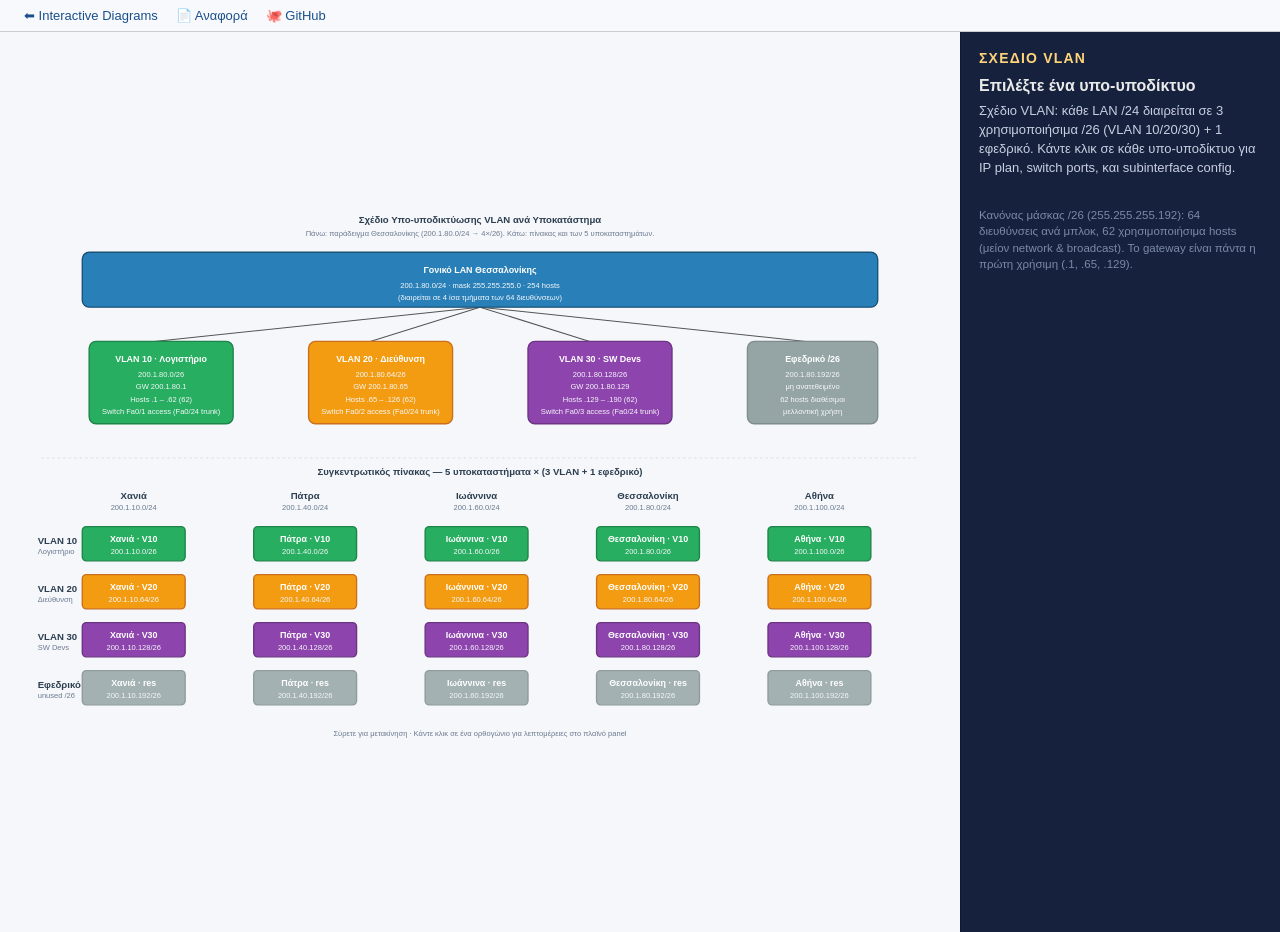
<file: final-report/interactive/vlan.html>
<!DOCTYPE html>
<html lang="el">
<head>
<meta charset="UTF-8">
<title>VLAN Subnetting — PAPI-net</title>
<style>
  * { box-sizing: border-box; }
  html, body { margin: 0; padding: 0; height: 100%; background: #1a1a2e; color: #eaeaea;
    font-family: -apple-system, BlinkMacSystemFont, "Segoe UI", Roboto, "Helvetica Neue", Arial, sans-serif; }
  #wrap { display: flex; height: 100vh; width: 100vw; overflow: hidden; }
  #stage { flex: 1; background: #f5f7fa; position: relative; overflow: hidden; cursor: grab; }
  #stage.dragging { cursor: grabbing; }
  #stage svg { display: block; width: 100%; height: 100%; user-select: none; }
  #panel { width: 320px; flex: 0 0 320px; background: #16213e; padding: 18px 18px 24px;
    overflow-y: auto; border-left: 1px solid #0f1a30; }
  #panel h1 { font-size: 14px; letter-spacing: 1.2px; text-transform: uppercase;
    color: #ffd479; margin: 0 0 10px; }
  #panel h2 { font-size: 16px; color: #eaeaea; margin: 8px 0 6px; line-height: 1.25; }
  #panel p  { font-size: 13px; line-height: 1.45; color: #c8d0e0; margin: 6px 0 12px; }
  #panel table { width: 100%; border-collapse: collapse; margin-top: 6px; font-size: 12.5px; }
  #panel th, #panel td { text-align: left; padding: 5px 6px; border-bottom: 1px solid #243a5e;
    color: #d6dde9; vertical-align: top; }
  #panel th { color: #8fb3ff; font-weight: 600; width: 38%; }
  #panel .hint { font-size: 11.5px; color: #7a8aa8; margin-top: 18px; line-height: 1.4; }
  /* SVG node defaults */
  .node { cursor: pointer; transition: filter .12s ease, stroke-width .12s ease; }
  .node:hover { filter: brightness(1.08); }
  .node.selected { stroke: #ffd479 !important; stroke-width: 4 !important; }
  .arrow { stroke: #555; stroke-width: 1.5; fill: none; }
  .nt { font: 600 13px sans-serif; fill: #fff; pointer-events: none; }
  .ns { font: 11px sans-serif;       fill: #f5f7fa; pointer-events: none; }
  .at { font: 600 14px sans-serif;   fill: #2c3e50; pointer-events: none; }
  .axis { font: 11px sans-serif; fill: #6b7a90; pointer-events: none; }
</style>
</head>
<body>
<nav class="topnav" style="padding:8px 24px;background:#f7f9fc;border-bottom:1px solid #ccc;font-size:13px;display:flex;gap:18px;">
  <a href="index.html" style="color:#1a4f8a;text-decoration:none;">⬅ Interactive Diagrams</a>
  <a href="../report.html" style="color:#1a4f8a;text-decoration:none;">📄 Αναφορά</a>
  <a href="https://github.com/idpe19389308/papi-net" style="color:#1a4f8a;text-decoration:none;">🐙 GitHub</a>
</nav>
<div id="wrap">
  <div id="stage">
    <svg id="svg" viewBox="0 0 1400 810" preserveAspectRatio="xMidYMid meet">
      <g id="world">
        <!-- ===== TITLES ===== -->
        <text class="at" x="700" y="28" text-anchor="middle" font-size="16">
          Σχέδιο Υπο-υποδικτύωσης VLAN ανά Υποκατάστημα
        </text>
        <text class="axis" x="700" y="46" text-anchor="middle">
          Πάνω: παράδειγμα Θεσσαλονίκης (200.1.80.0/24 → 4×/26).  Κάτω: πίνακας και των 5 υποκαταστημάτων.
        </text>

        <!-- ===== ARROWS (drawn BEFORE nodes) ===== -->
        <!-- parent (cx=700, bottom y=150) to each child top center -->
        <line class="arrow" x1="700" y1="150" x2="225"  y2="200"/>
        <line class="arrow" x1="700" y1="150" x2="540"  y2="200"/>
        <line class="arrow" x1="700" y1="150" x2="860"  y2="200"/>
        <line class="arrow" x1="700" y1="150" x2="1175" y2="200"/>

        <!-- ===== TOP HALF: parent /24 + 4 children ===== -->
        <!-- Parent /24 -->
        <rect class="node" data-key="PARENT-THE"
              x="120" y="70" width="1160" height="80" rx="10"
              fill="#2980b9" stroke="#1a5276" stroke-width="2"/>
        <text class="nt" x="700" y="100" text-anchor="middle" font-size="16">
          Γονικό LAN Θεσσαλονίκης
        </text>
        <text class="ns" x="700" y="122" text-anchor="middle" font-size="13">
          200.1.80.0/24  ·  mask 255.255.255.0  ·  254 hosts
        </text>
        <text class="ns" x="700" y="140" text-anchor="middle" font-size="11">
          (διαιρείται σε 4 ίσα τμήματα των 64 διευθύνσεων)
        </text>

        <!-- Child VLAN 10 -->
        <rect class="node" data-key="VLAN-THE-10"
              x="130"  y="200" width="210" height="120" rx="10"
              fill="#27ae60" stroke="#1e8449" stroke-width="2"/>
        <text class="nt" x="235" y="230" text-anchor="middle">VLAN 10 · Λογιστήριο</text>
        <text class="ns" x="235" y="252" text-anchor="middle">200.1.80.0/26</text>
        <text class="ns" x="235" y="270" text-anchor="middle">GW 200.1.80.1</text>
        <text class="ns" x="235" y="288" text-anchor="middle">Hosts .1 – .62 (62)</text>
        <text class="ns" x="235" y="306" text-anchor="middle">Switch Fa0/1 access (Fa0/24 trunk)</text>

        <!-- Child VLAN 20 -->
        <rect class="node" data-key="VLAN-THE-20"
              x="450"  y="200" width="210" height="120" rx="10"
              fill="#f39c12" stroke="#ca6f1e" stroke-width="2"/>
        <text class="nt" x="555" y="230" text-anchor="middle">VLAN 20 · Διεύθυνση</text>
        <text class="ns" x="555" y="252" text-anchor="middle">200.1.80.64/26</text>
        <text class="ns" x="555" y="270" text-anchor="middle">GW 200.1.80.65</text>
        <text class="ns" x="555" y="288" text-anchor="middle">Hosts .65 – .126 (62)</text>
        <text class="ns" x="555" y="306" text-anchor="middle">Switch Fa0/2 access (Fa0/24 trunk)</text>

        <!-- Child VLAN 30 -->
        <rect class="node" data-key="VLAN-THE-30"
              x="770"  y="200" width="210" height="120" rx="10"
              fill="#8e44ad" stroke="#6c3483" stroke-width="2"/>
        <text class="nt" x="875" y="230" text-anchor="middle">VLAN 30 · SW Devs</text>
        <text class="ns" x="875" y="252" text-anchor="middle">200.1.80.128/26</text>
        <text class="ns" x="875" y="270" text-anchor="middle">GW 200.1.80.129</text>
        <text class="ns" x="875" y="288" text-anchor="middle">Hosts .129 – .190 (62)</text>
        <text class="ns" x="875" y="306" text-anchor="middle">Switch Fa0/3 access (Fa0/24 trunk)</text>

        <!-- Child Reserved -->
        <rect class="node" data-key="RES-THE"
              x="1090" y="200" width="190" height="120" rx="10"
              fill="#95a5a6" stroke="#7f8c8d" stroke-width="2"/>
        <text class="nt" x="1185" y="230" text-anchor="middle">Εφεδρικό /26</text>
        <text class="ns" x="1185" y="252" text-anchor="middle">200.1.80.192/26</text>
        <text class="ns" x="1185" y="270" text-anchor="middle">μη ανατεθειμένο</text>
        <text class="ns" x="1185" y="288" text-anchor="middle">62 hosts διαθέσιμοι</text>
        <text class="ns" x="1185" y="306" text-anchor="middle">μελλοντική χρήση</text>

        <!-- ===== Separator + bottom heading ===== -->
        <line x1="60" y1="370" x2="1340" y2="370" stroke="#cfd6e2" stroke-width="1" stroke-dasharray="4,4"/>
        <text class="at" x="700" y="395" text-anchor="middle" font-size="15">
          Συγκεντρωτικός πίνακας — 5 υποκαταστήματα × (3 VLAN + 1 εφεδρικό)
        </text>

        <!-- ===== BOTTOM HALF: 5 columns (branches) × 5 rows (header + 4 cells) ===== -->
        <!-- Column headers -->
        <text class="at" x="195"  y="430" text-anchor="middle" font-size="13">Χανιά</text>
        <text class="axis" x="195" y="446" text-anchor="middle">200.1.10.0/24</text>
        <text class="at" x="445"  y="430" text-anchor="middle" font-size="13">Πάτρα</text>
        <text class="axis" x="445" y="446" text-anchor="middle">200.1.40.0/24</text>
        <text class="at" x="695"  y="430" text-anchor="middle" font-size="13">Ιωάννινα</text>
        <text class="axis" x="695" y="446" text-anchor="middle">200.1.60.0/24</text>
        <text class="at" x="945"  y="430" text-anchor="middle" font-size="13">Θεσσαλονίκη</text>
        <text class="axis" x="945" y="446" text-anchor="middle">200.1.80.0/24</text>
        <text class="at" x="1195" y="430" text-anchor="middle" font-size="13">Αθήνα</text>
        <text class="axis" x="1195" y="446" text-anchor="middle">200.1.100.0/24</text>

        <!-- Row labels (left side) -->
        <text class="at" x="55" y="495" font-size="12" fill="#1e8449">VLAN 10</text>
        <text class="axis" x="55" y="510" font-size="10">Λογιστήριο</text>
        <text class="at" x="55" y="565" font-size="12" fill="#ca6f1e">VLAN 20</text>
        <text class="axis" x="55" y="580" font-size="10">Διεύθυνση</text>
        <text class="at" x="55" y="635" font-size="12" fill="#6c3483">VLAN 30</text>
        <text class="axis" x="55" y="650" font-size="10">SW Devs</text>
        <text class="at" x="55" y="705" font-size="12" fill="#7f8c8d">Εφεδρικό</text>
        <text class="axis" x="55" y="720" font-size="10">unused /26</text>

        <!-- ROW 1 — VLAN 10 (.0/26) -->
        <rect class="node" data-key="VLAN-CHA-10" x="120"  y="470" width="150" height="50" rx="6"
              fill="#27ae60" stroke="#1e8449" stroke-width="2"/>
        <text class="nt" x="195"  y="492" text-anchor="middle" font-size="12">Χανιά · V10</text>
        <text class="ns" x="195"  y="510" text-anchor="middle" font-size="11">200.1.10.0/26</text>

        <rect class="node" data-key="VLAN-PAT-10" x="370"  y="470" width="150" height="50" rx="6"
              fill="#27ae60" stroke="#1e8449" stroke-width="2"/>
        <text class="nt" x="445"  y="492" text-anchor="middle" font-size="12">Πάτρα · V10</text>
        <text class="ns" x="445"  y="510" text-anchor="middle" font-size="11">200.1.40.0/26</text>

        <rect class="node" data-key="VLAN-IOA-10" x="620"  y="470" width="150" height="50" rx="6"
              fill="#27ae60" stroke="#1e8449" stroke-width="2"/>
        <text class="nt" x="695"  y="492" text-anchor="middle" font-size="12">Ιωάννινα · V10</text>
        <text class="ns" x="695"  y="510" text-anchor="middle" font-size="11">200.1.60.0/26</text>

        <rect class="node" data-key="VLAN-THE-10-mini" x="870"  y="470" width="150" height="50" rx="6"
              fill="#27ae60" stroke="#1e8449" stroke-width="2"/>
        <text class="nt" x="945"  y="492" text-anchor="middle" font-size="12">Θεσσαλονίκη · V10</text>
        <text class="ns" x="945"  y="510" text-anchor="middle" font-size="11">200.1.80.0/26</text>

        <rect class="node" data-key="VLAN-ATH-10" x="1120" y="470" width="150" height="50" rx="6"
              fill="#27ae60" stroke="#1e8449" stroke-width="2"/>
        <text class="nt" x="1195" y="492" text-anchor="middle" font-size="12">Αθήνα · V10</text>
        <text class="ns" x="1195" y="510" text-anchor="middle" font-size="11">200.1.100.0/26</text>

        <!-- ROW 2 — VLAN 20 (.64/26) -->
        <rect class="node" data-key="VLAN-CHA-20" x="120"  y="540" width="150" height="50" rx="6"
              fill="#f39c12" stroke="#ca6f1e" stroke-width="2"/>
        <text class="nt" x="195"  y="562" text-anchor="middle" font-size="12">Χανιά · V20</text>
        <text class="ns" x="195"  y="580" text-anchor="middle" font-size="11">200.1.10.64/26</text>

        <rect class="node" data-key="VLAN-PAT-20" x="370"  y="540" width="150" height="50" rx="6"
              fill="#f39c12" stroke="#ca6f1e" stroke-width="2"/>
        <text class="nt" x="445"  y="562" text-anchor="middle" font-size="12">Πάτρα · V20</text>
        <text class="ns" x="445"  y="580" text-anchor="middle" font-size="11">200.1.40.64/26</text>

        <rect class="node" data-key="VLAN-IOA-20" x="620"  y="540" width="150" height="50" rx="6"
              fill="#f39c12" stroke="#ca6f1e" stroke-width="2"/>
        <text class="nt" x="695"  y="562" text-anchor="middle" font-size="12">Ιωάννινα · V20</text>
        <text class="ns" x="695"  y="580" text-anchor="middle" font-size="11">200.1.60.64/26</text>

        <rect class="node" data-key="VLAN-THE-20-mini" x="870"  y="540" width="150" height="50" rx="6"
              fill="#f39c12" stroke="#ca6f1e" stroke-width="2"/>
        <text class="nt" x="945"  y="562" text-anchor="middle" font-size="12">Θεσσαλονίκη · V20</text>
        <text class="ns" x="945"  y="580" text-anchor="middle" font-size="11">200.1.80.64/26</text>

        <rect class="node" data-key="VLAN-ATH-20" x="1120" y="540" width="150" height="50" rx="6"
              fill="#f39c12" stroke="#ca6f1e" stroke-width="2"/>
        <text class="nt" x="1195" y="562" text-anchor="middle" font-size="12">Αθήνα · V20</text>
        <text class="ns" x="1195" y="580" text-anchor="middle" font-size="11">200.1.100.64/26</text>

        <!-- ROW 3 — VLAN 30 (.128/26) -->
        <rect class="node" data-key="VLAN-CHA-30" x="120"  y="610" width="150" height="50" rx="6"
              fill="#8e44ad" stroke="#6c3483" stroke-width="2"/>
        <text class="nt" x="195"  y="632" text-anchor="middle" font-size="12">Χανιά · V30</text>
        <text class="ns" x="195"  y="650" text-anchor="middle" font-size="11">200.1.10.128/26</text>

        <rect class="node" data-key="VLAN-PAT-30" x="370"  y="610" width="150" height="50" rx="6"
              fill="#8e44ad" stroke="#6c3483" stroke-width="2"/>
        <text class="nt" x="445"  y="632" text-anchor="middle" font-size="12">Πάτρα · V30</text>
        <text class="ns" x="445"  y="650" text-anchor="middle" font-size="11">200.1.40.128/26</text>

        <rect class="node" data-key="VLAN-IOA-30" x="620"  y="610" width="150" height="50" rx="6"
              fill="#8e44ad" stroke="#6c3483" stroke-width="2"/>
        <text class="nt" x="695"  y="632" text-anchor="middle" font-size="12">Ιωάννινα · V30</text>
        <text class="ns" x="695"  y="650" text-anchor="middle" font-size="11">200.1.60.128/26</text>

        <rect class="node" data-key="VLAN-THE-30-mini" x="870"  y="610" width="150" height="50" rx="6"
              fill="#8e44ad" stroke="#6c3483" stroke-width="2"/>
        <text class="nt" x="945"  y="632" text-anchor="middle" font-size="12">Θεσσαλονίκη · V30</text>
        <text class="ns" x="945"  y="650" text-anchor="middle" font-size="11">200.1.80.128/26</text>

        <rect class="node" data-key="VLAN-ATH-30" x="1120" y="610" width="150" height="50" rx="6"
              fill="#8e44ad" stroke="#6c3483" stroke-width="2"/>
        <text class="nt" x="1195" y="632" text-anchor="middle" font-size="12">Αθήνα · V30</text>
        <text class="ns" x="1195" y="650" text-anchor="middle" font-size="11">200.1.100.128/26</text>

        <!-- ROW 4 — Reserved (.192/26) — muted -->
        <rect class="node" data-key="RES-CHA" x="120"  y="680" width="150" height="50" rx="6"
              fill="#95a5a6" stroke="#7f8c8d" stroke-width="2" opacity="0.85"/>
        <text class="nt" x="195"  y="702" text-anchor="middle" font-size="12">Χανιά · res</text>
        <text class="ns" x="195"  y="720" text-anchor="middle" font-size="11">200.1.10.192/26</text>

        <rect class="node" data-key="RES-PAT" x="370"  y="680" width="150" height="50" rx="6"
              fill="#95a5a6" stroke="#7f8c8d" stroke-width="2" opacity="0.85"/>
        <text class="nt" x="445"  y="702" text-anchor="middle" font-size="12">Πάτρα · res</text>
        <text class="ns" x="445"  y="720" text-anchor="middle" font-size="11">200.1.40.192/26</text>

        <rect class="node" data-key="RES-IOA" x="620"  y="680" width="150" height="50" rx="6"
              fill="#95a5a6" stroke="#7f8c8d" stroke-width="2" opacity="0.85"/>
        <text class="nt" x="695"  y="702" text-anchor="middle" font-size="12">Ιωάννινα · res</text>
        <text class="ns" x="695"  y="720" text-anchor="middle" font-size="11">200.1.60.192/26</text>

        <rect class="node" data-key="RES-THE-mini" x="870"  y="680" width="150" height="50" rx="6"
              fill="#95a5a6" stroke="#7f8c8d" stroke-width="2" opacity="0.85"/>
        <text class="nt" x="945"  y="702" text-anchor="middle" font-size="12">Θεσσαλονίκη · res</text>
        <text class="ns" x="945"  y="720" text-anchor="middle" font-size="11">200.1.80.192/26</text>

        <rect class="node" data-key="RES-ATH" x="1120" y="680" width="150" height="50" rx="6"
              fill="#95a5a6" stroke="#7f8c8d" stroke-width="2" opacity="0.85"/>
        <text class="nt" x="1195" y="702" text-anchor="middle" font-size="12">Αθήνα · res</text>
        <text class="ns" x="1195" y="720" text-anchor="middle" font-size="11">200.1.100.192/26</text>

        <!-- Footer hint -->
        <text class="axis" x="700" y="775" text-anchor="middle">
          Σύρετε για μετακίνηση · Κάντε κλικ σε ένα ορθογώνιο για λεπτομέρειες στο πλαϊνό panel
        </text>
      </g>
    </svg>
  </div>

  <aside id="panel">
    <h1>Σχέδιο VLAN</h1>
    <h2 id="p-title">Επιλέξτε ένα υπο-υποδίκτυο</h2>
    <p id="p-desc">
      Σχέδιο VLAN: κάθε LAN /24 διαιρείται σε 3 χρησιμοποιήσιμα /26
      (VLAN 10/20/30) + 1 εφεδρικό. Κάντε κλικ σε κάθε υπο-υποδίκτυο
      για IP plan, switch ports, και subinterface config.
    </p>
    <table id="p-tbl"><tbody></tbody></table>
    <p class="hint">
      Κανόνας μάσκας /26 (255.255.255.192): 64 διευθύνσεις ανά μπλοκ,
      62 χρησιμοποιήσιμα hosts (μείον network &amp; broadcast).
      Το gateway είναι πάντα η πρώτη χρήσιμη (.1, .65, .129).
    </p>
  </aside>
</div>

<script>
// =========================================================================
// DATA — keyed by data-key on each <rect class="node">
// "*-mini" keys mirror the top-half entries so cells in the bottom table
// resolve to the same info but with a clarifying note.
// =========================================================================
const DATA = {

  // ------- TOP HALF: Θεσσαλονίκη example -------
  "PARENT-THE": {
    title: "Γονικό LAN Θεσσαλονίκης — 200.1.80.0/24",
    desc:  "Το πλήρες LAN /24 του υποκαταστήματος, πριν διαιρεθεί σε /26 ανά τμήμα. " +
           "Δεν αντιστοιχεί σε φυσικό interface — υπάρχει μόνο εννοιολογικά. " +
           "Στην πράξη το router-on-a-stick φέρει 3 subinterfaces, ένα ανά VLAN.",
    props: {
      "Network":   "200.1.80.0",
      "Mask":      "255.255.255.0  (/24)",
      "Διευθύνσεις":"256 συνολικά (254 hosts)",
      "Broadcast": "200.1.80.255",
      "Διαίρεση":  "4 × /26 (10, 20, 30, εφεδρικό)"
    }
  },

  "VLAN-THE-10": {
    title: "Θεσσαλονίκη · VLAN 10 — Λογιστήριο",
    desc:  "Υποδίκτυο του τμήματος Λογιστηρίου. Το trunk προς τον R-THE μεταφέρει το VLAN ως tag 10· " +
           "ο router το τερματίζει σε subinterface g0/0.10 με encapsulation dot1Q 10.",
    props: {
      "Network":      "200.1.80.0/26",
      "Mask":         "255.255.255.192",
      "Gateway":      "200.1.80.1",
      "Hosts":        "200.1.80.1 – .62 (62)",
      "Broadcast":    "200.1.80.63",
      "Switch ports": "Fa0/1 access vlan 10 (Fa0/24 trunk)",
      "Subinterface": "g0/0.10 encapsulation dot1Q 10"
    }
  },

  "VLAN-THE-20": {
    title: "Θεσσαλονίκη · VLAN 20 — Διεύθυνση",
    desc:  "Υποδίκτυο της διοίκησης / διεύθυνσης. Subinterface g0/0.20 στον R-THE.",
    props: {
      "Network":      "200.1.80.64/26",
      "Mask":         "255.255.255.192",
      "Gateway":      "200.1.80.65",
      "Hosts":        "200.1.80.65 – .126 (62)",
      "Broadcast":    "200.1.80.127",
      "Switch ports": "Fa0/2 access vlan 20 (Fa0/24 trunk)",
      "Subinterface": "g0/0.20 encapsulation dot1Q 20"
    }
  },

  "VLAN-THE-30": {
    title: "Θεσσαλονίκη · VLAN 30 — Software Developers",
    desc:  "Υποδίκτυο της ομάδας ανάπτυξης λογισμικού. Subinterface g0/0.30 στον R-THE.",
    props: {
      "Network":      "200.1.80.128/26",
      "Mask":         "255.255.255.192",
      "Gateway":      "200.1.80.129",
      "Hosts":        "200.1.80.129 – .190 (62)",
      "Broadcast":    "200.1.80.191",
      "Switch ports": "Fa0/3 access vlan 30 (Fa0/24 trunk)",
      "Subinterface": "g0/0.30 encapsulation dot1Q 30"
    }
  },

  "RES-THE": {
    title: "Θεσσαλονίκη · Εφεδρικό /26",
    desc:  "Τέταρτο /26 του γονικού /24, χωρίς αρχική ανάθεση. " +
           "Διατηρείται ελεύθερο για μελλοντικό τμήμα ή προσωρινό guest VLAN, " +
           "χωρίς να χρειαστεί νέο διαφημισμένο prefix στο BGP.",
    props: {
      "Network":   "200.1.80.192/26",
      "Mask":      "255.255.255.192",
      "Hosts":     "62 διαθέσιμοι (όταν χρησιμοποιηθεί)",
      "Broadcast": "200.1.80.255",
      "Σκοπός":    "μελλοντική επέκταση / guest VLAN / DMZ-lite"
    }
  },

  // ------- BOTTOM TABLE — Χανιά (200.1.10.x) -------
  "VLAN-CHA-10": {
    title: "Χανιά · VLAN 10 — Λογιστήριο",
    desc:  "Subnet Λογιστηρίου υποκαταστήματος Χανίων.",
    props: {
      "Network":"200.1.10.0/26","Mask":"255.255.255.192",
      "Gateway":"200.1.10.1","Hosts":"200.1.10.1 – .62 (62)",
      "Broadcast":"200.1.10.63","Switch ports":"Fa0/1 access vlan 10 (Fa0/24 trunk)",
      "Subinterface":"g0/0.10 encapsulation dot1Q 10"
    }
  },
  "VLAN-CHA-20": {
    title: "Χανιά · VLAN 20 — Διεύθυνση",
    desc:  "Subnet Διεύθυνσης υποκαταστήματος Χανίων.",
    props: {
      "Network":"200.1.10.64/26","Mask":"255.255.255.192",
      "Gateway":"200.1.10.65","Hosts":"200.1.10.65 – .126 (62)",
      "Broadcast":"200.1.10.127","Switch ports":"Fa0/2 access vlan 20 (Fa0/24 trunk)",
      "Subinterface":"g0/0.20 encapsulation dot1Q 20"
    }
  },
  "VLAN-CHA-30": {
    title: "Χανιά · VLAN 30 — Software Developers",
    desc:  "Subnet SW Developers υποκαταστήματος Χανίων.",
    props: {
      "Network":"200.1.10.128/26","Mask":"255.255.255.192",
      "Gateway":"200.1.10.129","Hosts":"200.1.10.129 – .190 (62)",
      "Broadcast":"200.1.10.191","Switch ports":"Fa0/3 access vlan 30 (Fa0/24 trunk)",
      "Subinterface":"g0/0.30 encapsulation dot1Q 30"
    }
  },
  "RES-CHA": {
    title: "Χανιά · Εφεδρικό /26",
    desc:  "Τέταρτο /26 του γονικού 200.1.10.0/24 — αδρανές.",
    props: {
      "Network":"200.1.10.192/26","Mask":"255.255.255.192",
      "Hosts":"62 διαθέσιμοι","Broadcast":"200.1.10.255","Σκοπός":"μελλοντική επέκταση"
    }
  },

  // ------- Πάτρα (200.1.40.x) -------
  "VLAN-PAT-10": {
    title: "Πάτρα · VLAN 10 — Λογιστήριο",
    desc:  "Subnet Λογιστηρίου υποκαταστήματος Πατρών.",
    props: {
      "Network":"200.1.40.0/26","Mask":"255.255.255.192",
      "Gateway":"200.1.40.1","Hosts":"200.1.40.1 – .62 (62)",
      "Broadcast":"200.1.40.63","Switch ports":"Fa0/1 access vlan 10 (Fa0/24 trunk)",
      "Subinterface":"g0/0.10 encapsulation dot1Q 10"
    }
  },
  "VLAN-PAT-20": {
    title: "Πάτρα · VLAN 20 — Διεύθυνση",
    desc:  "Subnet Διεύθυνσης υποκαταστήματος Πατρών.",
    props: {
      "Network":"200.1.40.64/26","Mask":"255.255.255.192",
      "Gateway":"200.1.40.65","Hosts":"200.1.40.65 – .126 (62)",
      "Broadcast":"200.1.40.127","Switch ports":"Fa0/2 access vlan 20 (Fa0/24 trunk)",
      "Subinterface":"g0/0.20 encapsulation dot1Q 20"
    }
  },
  "VLAN-PAT-30": {
    title: "Πάτρα · VLAN 30 — Software Developers",
    desc:  "Subnet SW Developers υποκαταστήματος Πατρών.",
    props: {
      "Network":"200.1.40.128/26","Mask":"255.255.255.192",
      "Gateway":"200.1.40.129","Hosts":"200.1.40.129 – .190 (62)",
      "Broadcast":"200.1.40.191","Switch ports":"Fa0/3 access vlan 30 (Fa0/24 trunk)",
      "Subinterface":"g0/0.30 encapsulation dot1Q 30"
    }
  },
  "RES-PAT": {
    title: "Πάτρα · Εφεδρικό /26",
    desc:  "Τέταρτο /26 του γονικού 200.1.40.0/24 — αδρανές.",
    props: {
      "Network":"200.1.40.192/26","Mask":"255.255.255.192",
      "Hosts":"62 διαθέσιμοι","Broadcast":"200.1.40.255","Σκοπός":"μελλοντική επέκταση"
    }
  },

  // ------- Ιωάννινα (200.1.60.x) -------
  "VLAN-IOA-10": {
    title: "Ιωάννινα · VLAN 10 — Λογιστήριο",
    desc:  "Subnet Λογιστηρίου υποκαταστήματος Ιωαννίνων.",
    props: {
      "Network":"200.1.60.0/26","Mask":"255.255.255.192",
      "Gateway":"200.1.60.1","Hosts":"200.1.60.1 – .62 (62)",
      "Broadcast":"200.1.60.63","Switch ports":"Fa0/1 access vlan 10 (Fa0/24 trunk)",
      "Subinterface":"g0/0.10 encapsulation dot1Q 10"
    }
  },
  "VLAN-IOA-20": {
    title: "Ιωάννινα · VLAN 20 — Διεύθυνση",
    desc:  "Subnet Διεύθυνσης υποκαταστήματος Ιωαννίνων.",
    props: {
      "Network":"200.1.60.64/26","Mask":"255.255.255.192",
      "Gateway":"200.1.60.65","Hosts":"200.1.60.65 – .126 (62)",
      "Broadcast":"200.1.60.127","Switch ports":"Fa0/2 access vlan 20 (Fa0/24 trunk)",
      "Subinterface":"g0/0.20 encapsulation dot1Q 20"
    }
  },
  "VLAN-IOA-30": {
    title: "Ιωάννινα · VLAN 30 — Software Developers",
    desc:  "Subnet SW Developers υποκαταστήματος Ιωαννίνων.",
    props: {
      "Network":"200.1.60.128/26","Mask":"255.255.255.192",
      "Gateway":"200.1.60.129","Hosts":"200.1.60.129 – .190 (62)",
      "Broadcast":"200.1.60.191","Switch ports":"Fa0/3 access vlan 30 (Fa0/24 trunk)",
      "Subinterface":"g0/0.30 encapsulation dot1Q 30"
    }
  },
  "RES-IOA": {
    title: "Ιωάννινα · Εφεδρικό /26",
    desc:  "Τέταρτο /26 του γονικού 200.1.60.0/24 — αδρανές.",
    props: {
      "Network":"200.1.60.192/26","Mask":"255.255.255.192",
      "Hosts":"62 διαθέσιμοι","Broadcast":"200.1.60.255","Σκοπός":"μελλοντική επέκταση"
    }
  },

  // ------- Θεσσαλονίκη mini cells (forward to top entries via note) -------
  "VLAN-THE-10-mini": {
    title: "Θεσσαλονίκη · VLAN 10 — Λογιστήριο",
    desc:  "Ίδιο με το πάνω παράδειγμα — εμφανίζεται και στον συγκεντρωτικό πίνακα.",
    props: {
      "Network":"200.1.80.0/26","Mask":"255.255.255.192",
      "Gateway":"200.1.80.1","Hosts":"200.1.80.1 – .62 (62)",
      "Broadcast":"200.1.80.63","Switch ports":"Fa0/1 access vlan 10 (Fa0/24 trunk)","Subinterface":"g0/0.10 dot1Q 10"
    }
  },
  "VLAN-THE-20-mini": {
    title: "Θεσσαλονίκη · VLAN 20 — Διεύθυνση",
    desc:  "Ίδιο με το πάνω παράδειγμα — εμφανίζεται και στον συγκεντρωτικό πίνακα.",
    props: {
      "Network":"200.1.80.64/26","Mask":"255.255.255.192",
      "Gateway":"200.1.80.65","Hosts":"200.1.80.65 – .126 (62)",
      "Broadcast":"200.1.80.127","Switch ports":"Fa0/2 access vlan 20 (Fa0/24 trunk)","Subinterface":"g0/0.20 dot1Q 20"
    }
  },
  "VLAN-THE-30-mini": {
    title: "Θεσσαλονίκη · VLAN 30 — Software Developers",
    desc:  "Ίδιο με το πάνω παράδειγμα — εμφανίζεται και στον συγκεντρωτικό πίνακα.",
    props: {
      "Network":"200.1.80.128/26","Mask":"255.255.255.192",
      "Gateway":"200.1.80.129","Hosts":"200.1.80.129 – .190 (62)",
      "Broadcast":"200.1.80.191","Switch ports":"Fa0/3 access vlan 30 (Fa0/24 trunk)","Subinterface":"g0/0.30 dot1Q 30"
    }
  },
  "RES-THE-mini": {
    title: "Θεσσαλονίκη · Εφεδρικό /26",
    desc:  "Ίδιο με το πάνω παράδειγμα — εμφανίζεται και στον συγκεντρωτικό πίνακα.",
    props: {
      "Network":"200.1.80.192/26","Mask":"255.255.255.192",
      "Hosts":"62 διαθέσιμοι","Broadcast":"200.1.80.255","Σκοπός":"μελλοντική επέκταση"
    }
  },

  // ------- Αθήνα (200.1.100.x) — έδρα — αναφέρεται και η ACL του παραδείγματος -------
  "VLAN-ATH-10": {
    title: "Αθήνα · VLAN 10 — Λογιστήριο",
    desc:  "Subnet Λογιστηρίου της έδρας. Στο σενάριο ACL της εργασίας, ΑΠΑΓΟΡΕΥΕΤΑΙ " +
           "η αμφίδρομη επικοινωνία με το VLAN 30 της Αθήνας (μέσω access-list 110 στον R-ATH).",
    props: {
      "Network":"200.1.100.0/26","Mask":"255.255.255.192",
      "Gateway":"200.1.100.1","Hosts":"200.1.100.1 – .62 (62)",
      "Broadcast":"200.1.100.63","Switch ports":"Fa0/1 access vlan 10 (Fa0/24 trunk)",
      "Subinterface":"g0/0.10 encapsulation dot1Q 10",
      "ACL":"deny ip 200.1.100.0/26 ↔ 200.1.100.128/26"
    }
  },
  "VLAN-ATH-20": {
    title: "Αθήνα · VLAN 20 — Διεύθυνση",
    desc:  "Subnet Διεύθυνσης της έδρας — δεν επηρεάζεται από την ACL Λογ.↔SW.",
    props: {
      "Network":"200.1.100.64/26","Mask":"255.255.255.192",
      "Gateway":"200.1.100.65","Hosts":"200.1.100.65 – .126 (62)",
      "Broadcast":"200.1.100.127","Switch ports":"Fa0/2 access vlan 20 (Fa0/24 trunk)",
      "Subinterface":"g0/0.20 encapsulation dot1Q 20"
    }
  },
  "VLAN-ATH-30": {
    title: "Αθήνα · VLAN 30 — Software Developers",
    desc:  "Subnet SW Developers της έδρας. Στο σενάριο ACL της εργασίας, " +
           "ΑΠΑΓΟΡΕΥΕΤΑΙ η αμφίδρομη επικοινωνία με το VLAN 10 της Αθήνας.",
    props: {
      "Network":"200.1.100.128/26","Mask":"255.255.255.192",
      "Gateway":"200.1.100.129","Hosts":"200.1.100.129 – .190 (62)",
      "Broadcast":"200.1.100.191","Switch ports":"Fa0/3 access vlan 30 (Fa0/24 trunk)",
      "Subinterface":"g0/0.30 encapsulation dot1Q 30",
      "ACL":"deny ip 200.1.100.128/26 ↔ 200.1.100.0/26"
    }
  },
  "RES-ATH": {
    title: "Αθήνα · Εφεδρικό /26",
    desc:  "Τέταρτο /26 του γονικού 200.1.100.0/24 — αδρανές. Στην έδρα κρατιέται για " +
           "πιθανό 4ο VLAN (π.χ. server farm, NOC).",
    props: {
      "Network":"200.1.100.192/26","Mask":"255.255.255.192",
      "Hosts":"62 διαθέσιμοι","Broadcast":"200.1.100.255","Σκοπός":"μελλοντική επέκταση / server farm"
    }
  }
};

// =========================================================================
// PANEL RENDER
// =========================================================================
const pTitle = document.getElementById("p-title");
const pDesc  = document.getElementById("p-desc");
const pTbl   = document.getElementById("p-tbl").querySelector("tbody");

function showInfo(key){
  const d = DATA[key];
  if(!d){ return; }
  pTitle.textContent = d.title;
  pDesc.textContent  = d.desc;
  // rebuild table
  pTbl.innerHTML = "";
  Object.entries(d.props || {}).forEach(([k,v]) => {
    const tr = document.createElement("tr");
    const th = document.createElement("th"); th.textContent = k;
    const td = document.createElement("td"); td.textContent = v;
    tr.appendChild(th); tr.appendChild(td); pTbl.appendChild(tr);
  });
}

// =========================================================================
// CLICK SELECTION
// =========================================================================
let selected = null;
document.querySelectorAll('.node').forEach(n => {
  n.addEventListener('click', (e) => {
    e.stopPropagation();
    if (selected) selected.classList.remove('selected');
    selected = n;
    n.classList.add('selected');
    showInfo(n.getAttribute('data-key'));
  });
});

// =========================================================================
// DRAG-TO-PAN  (translate the <g id="world">)
// =========================================================================
const stage = document.getElementById('stage');
const svg   = document.getElementById('svg');
const world = document.getElementById('world');
let panX = 0, panY = 0;
let dragging = false, startX = 0, startY = 0, startPanX = 0, startPanY = 0;

function applyTransform(){
  world.setAttribute('transform', `translate(${panX} ${panY})`);
}

stage.addEventListener('mousedown', (e) => {
  // ignore drag if user clicked a node — that's a select gesture
  if (e.target.closest('.node')) return;
  dragging = true;
  stage.classList.add('dragging');
  startX = e.clientX; startY = e.clientY;
  startPanX = panX;   startPanY = panY;
});

// window-level move + up, so dragging keeps working outside the stage
window.addEventListener('mousemove', (e) => {
  if (!dragging) return;
  // scale screen-pixel delta into viewBox units
  const rect = svg.getBoundingClientRect();
  const sx = 1400 / rect.width;
  const sy = 810  / rect.height;
  panX = startPanX + (e.clientX - startX) * sx;
  panY = startPanY + (e.clientY - startY) * sy;
  applyTransform();
});
window.addEventListener('mouseup', () => {
  dragging = false;
  stage.classList.remove('dragging');
});
</script>
</body>
</html>
</file>
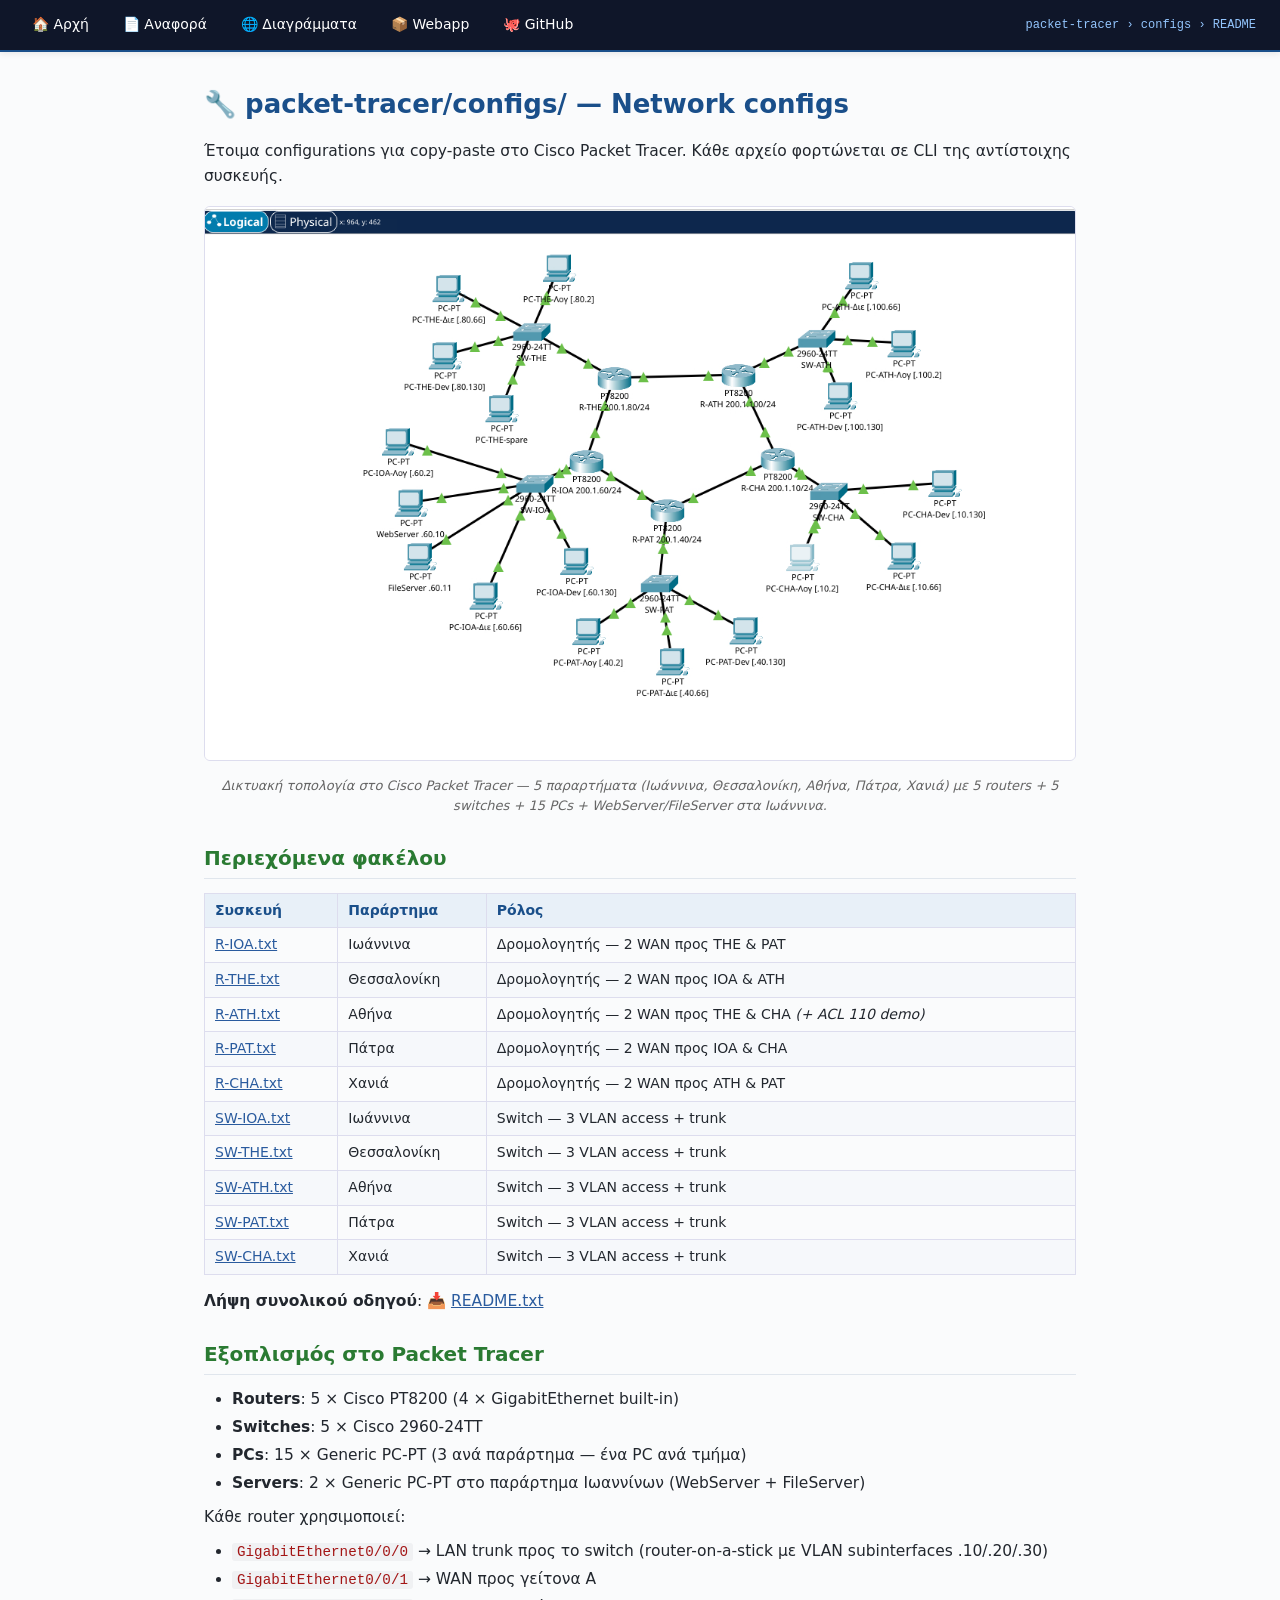
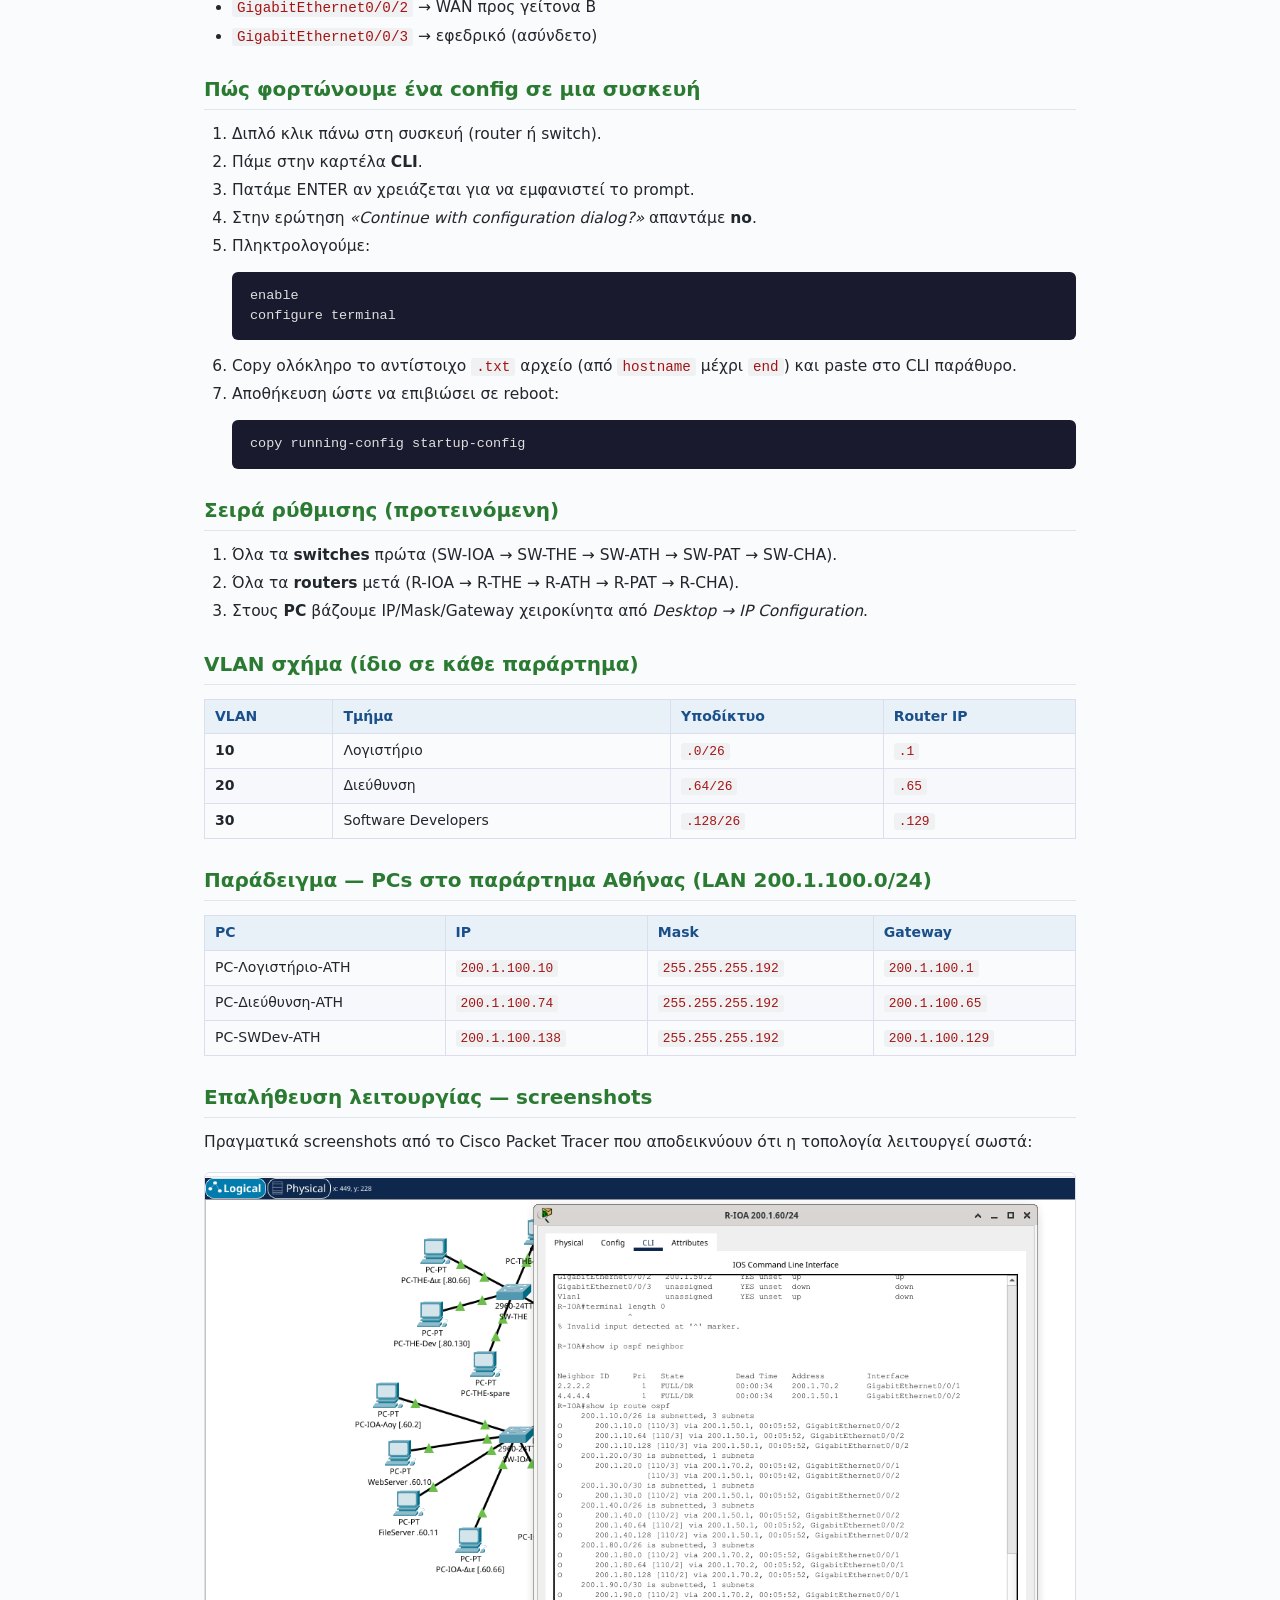
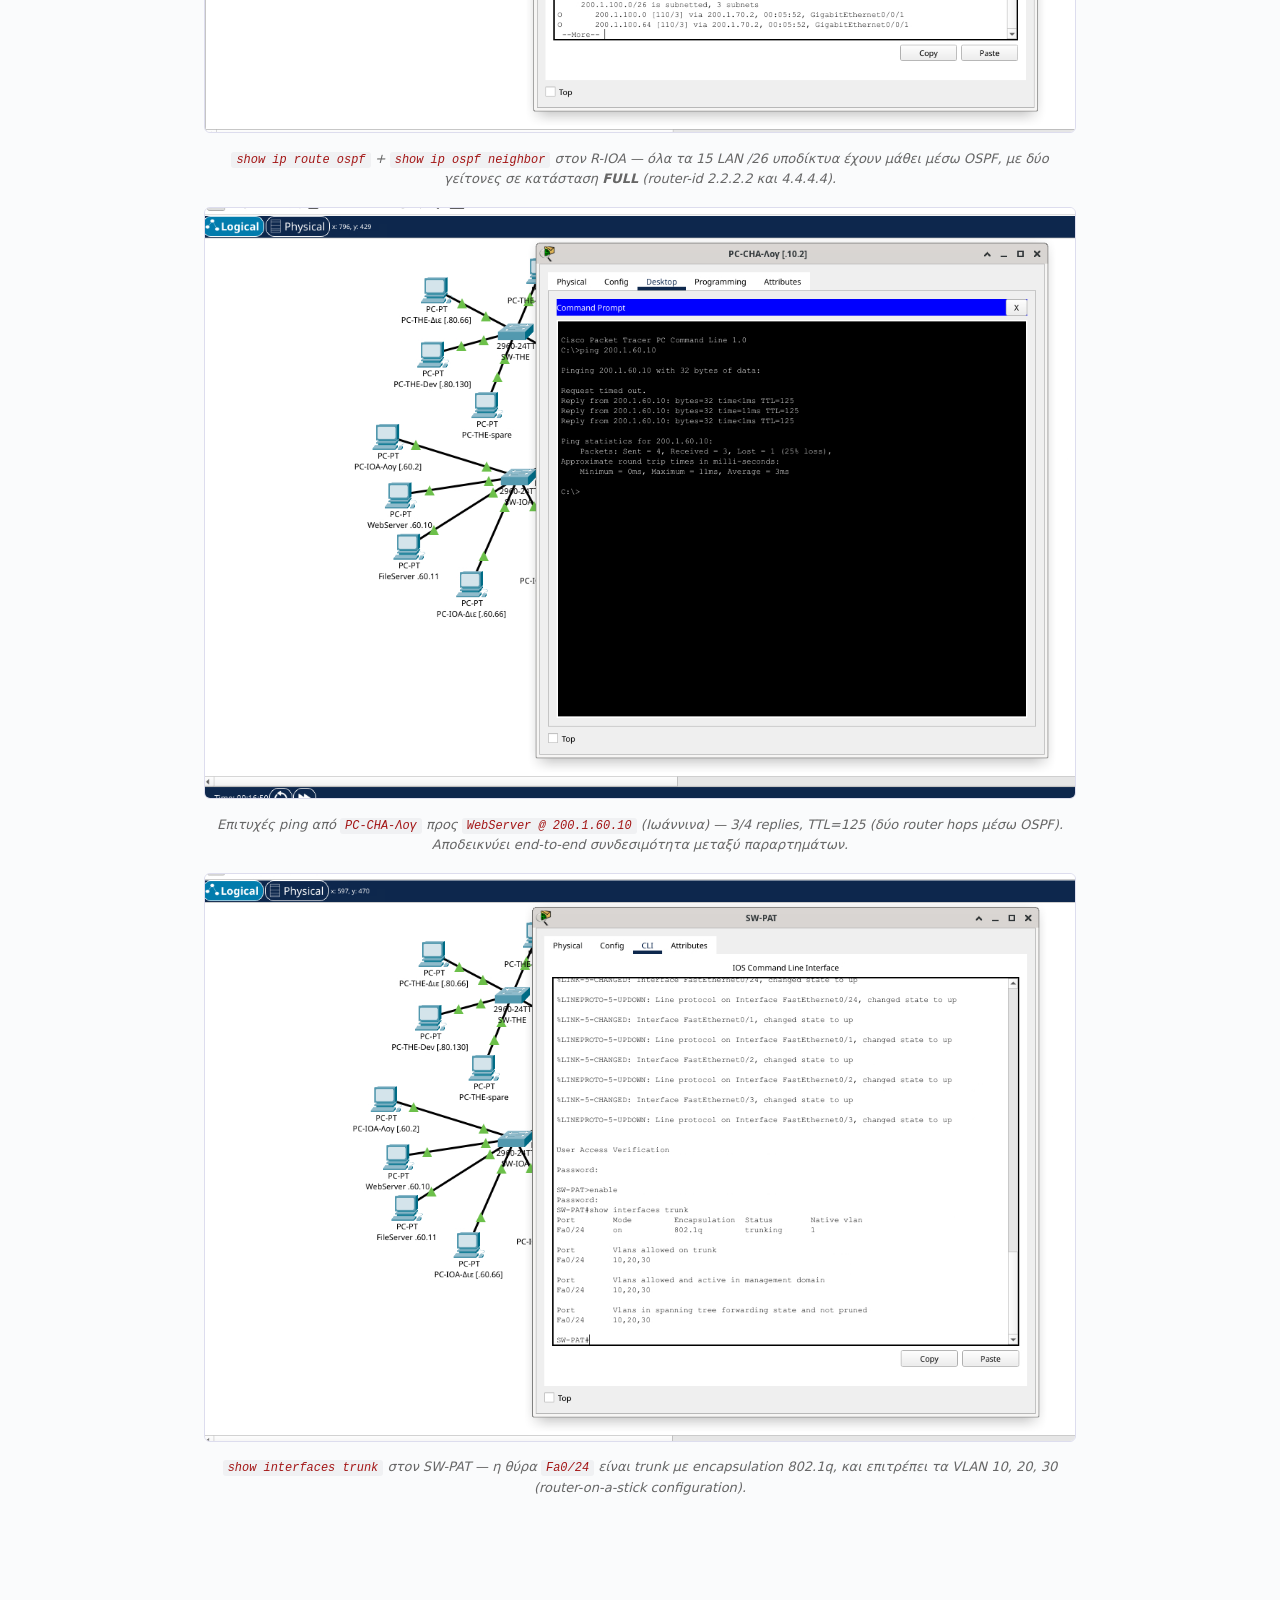
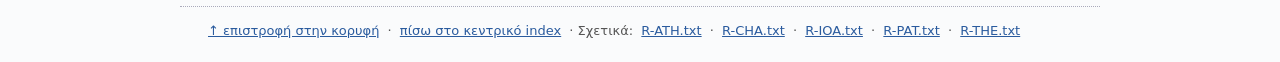
<file: packet-tracer/configs/README.html>
<!DOCTYPE html>
<html lang="el">
<head>
  <meta charset="UTF-8">
  <title>README.txt</title>
  <link rel="stylesheet" href="../../style.css">
</head>
<body id="top">
  <nav class="topnav">
    <a href="../../index.html">🏠 Αρχή</a>
    <a href="../../final-report/report.html">📄 Αναφορά</a>
    <a href="../../final-report/interactive/index.html">🌐 Διαγράμματα</a>
    <a href="../../webapp/README.html">📦 Webapp</a>
    <a href="https://github.com/idpe19389308/papi-net">🐙 GitHub</a>
    <span class="breadcrumb">packet-tracer › configs › README</span>
  </nav>
  <main>
<h1>🔧 packet-tracer/configs/ — Network configs</h1>

<p>Έτοιμα configurations για copy-paste στο Cisco Packet Tracer. Κάθε αρχείο φορτώνεται σε CLI της αντίστοιχης συσκευής.</p>

<figure style="margin: 18px 0; text-align: center;">
  <img src="../../final-report/img/screenshot-pt-topology.png" alt="Δικτυακή τοπολογία στο Packet Tracer — 5 παραρτήματα" style="max-width: 100%; height: auto; border: 1px solid #dde; border-radius: 6px;">
  <figcaption style="margin-top: 8px; font-size: 13px; color: #666; font-style: italic;">Δικτυακή τοπολογία στο Cisco Packet Tracer — 5 παραρτήματα (Ιωάννινα, Θεσσαλονίκη, Αθήνα, Πάτρα, Χανιά) με 5 routers + 5 switches + 15 PCs + WebServer/FileServer στα Ιωάννινα.</figcaption>
</figure>

<h2>Περιεχόμενα φακέλου</h2>

<table>
  <thead><tr><th>Συσκευή</th><th>Παράρτημα</th><th>Ρόλος</th></tr></thead>
  <tbody>
    <tr><td><a href="R-IOA.html">R-IOA.txt</a></td><td>Ιωάννινα</td><td>Δρομολογητής — 2 WAN προς THE &amp; PAT</td></tr>
    <tr><td><a href="R-THE.html">R-THE.txt</a></td><td>Θεσσαλονίκη</td><td>Δρομολογητής — 2 WAN προς IOA &amp; ATH</td></tr>
    <tr><td><a href="R-ATH.html">R-ATH.txt</a></td><td>Αθήνα</td><td>Δρομολογητής — 2 WAN προς THE &amp; CHA <em>(+ ACL 110 demo)</em></td></tr>
    <tr><td><a href="R-PAT.html">R-PAT.txt</a></td><td>Πάτρα</td><td>Δρομολογητής — 2 WAN προς IOA &amp; CHA</td></tr>
    <tr><td><a href="R-CHA.html">R-CHA.txt</a></td><td>Χανιά</td><td>Δρομολογητής — 2 WAN προς ATH &amp; PAT</td></tr>
    <tr><td><a href="SW-IOA.html">SW-IOA.txt</a></td><td>Ιωάννινα</td><td>Switch — 3 VLAN access + trunk</td></tr>
    <tr><td><a href="SW-THE.html">SW-THE.txt</a></td><td>Θεσσαλονίκη</td><td>Switch — 3 VLAN access + trunk</td></tr>
    <tr><td><a href="SW-ATH.html">SW-ATH.txt</a></td><td>Αθήνα</td><td>Switch — 3 VLAN access + trunk</td></tr>
    <tr><td><a href="SW-PAT.html">SW-PAT.txt</a></td><td>Πάτρα</td><td>Switch — 3 VLAN access + trunk</td></tr>
    <tr><td><a href="SW-CHA.html">SW-CHA.txt</a></td><td>Χανιά</td><td>Switch — 3 VLAN access + trunk</td></tr>
  </tbody>
</table>

<p><strong>Λήψη συνολικού οδηγού</strong>: 📥 <a href="README.txt">README.txt</a></p>

<h2>Εξοπλισμός στο Packet Tracer</h2>

<ul>
  <li><strong>Routers</strong>: 5 × Cisco PT8200 (4 × GigabitEthernet built-in)</li>
  <li><strong>Switches</strong>: 5 × Cisco 2960-24TT</li>
  <li><strong>PCs</strong>: 15 × Generic PC-PT (3 ανά παράρτημα — ένα PC ανά τμήμα)</li>
  <li><strong>Servers</strong>: 2 × Generic PC-PT στο παράρτημα Ιωαννίνων (WebServer + FileServer)</li>
</ul>

<p>Κάθε router χρησιμοποιεί:</p>
<ul>
  <li><code>GigabitEthernet0/0/0</code> → LAN trunk προς το switch (router-on-a-stick με VLAN subinterfaces .10/.20/.30)</li>
  <li><code>GigabitEthernet0/0/1</code> → WAN προς γείτονα Α</li>
  <li><code>GigabitEthernet0/0/2</code> → WAN προς γείτονα Β</li>
  <li><code>GigabitEthernet0/0/3</code> → εφεδρικό (ασύνδετο)</li>
</ul>

<h2>Πώς φορτώνουμε ένα config σε μια συσκευή</h2>

<ol>
  <li>Διπλό κλικ πάνω στη συσκευή (router ή switch).</li>
  <li>Πάμε στην καρτέλα <strong>CLI</strong>.</li>
  <li>Πατάμε ENTER αν χρειάζεται για να εμφανιστεί το prompt.</li>
  <li>Στην ερώτηση <em>«Continue with configuration dialog?»</em> απαντάμε <strong>no</strong>.</li>
  <li>Πληκτρολογούμε:
    <pre><code>enable
configure terminal</code></pre>
  </li>
  <li>Copy ολόκληρο το αντίστοιχο <code>.txt</code> αρχείο (από <code>hostname</code> μέχρι <code>end</code>) και paste στο CLI παράθυρο.</li>
  <li>Αποθήκευση ώστε να επιβιώσει σε reboot:
    <pre><code>copy running-config startup-config</code></pre>
  </li>
</ol>

<h2>Σειρά ρύθμισης (προτεινόμενη)</h2>

<ol>
  <li>Όλα τα <strong>switches</strong> πρώτα (SW-IOA → SW-THE → SW-ATH → SW-PAT → SW-CHA).</li>
  <li>Όλα τα <strong>routers</strong> μετά (R-IOA → R-THE → R-ATH → R-PAT → R-CHA).</li>
  <li>Στους <strong>PC</strong> βάζουμε IP/Mask/Gateway χειροκίνητα από <em>Desktop → IP Configuration</em>.</li>
</ol>

<h2>VLAN σχήμα (ίδιο σε κάθε παράρτημα)</h2>

<table>
  <thead><tr><th>VLAN</th><th>Τμήμα</th><th>Υποδίκτυο</th><th>Router IP</th></tr></thead>
  <tbody>
    <tr><td><strong>10</strong></td><td>Λογιστήριο</td><td><code>.0/26</code></td><td><code>.1</code></td></tr>
    <tr><td><strong>20</strong></td><td>Διεύθυνση</td><td><code>.64/26</code></td><td><code>.65</code></td></tr>
    <tr><td><strong>30</strong></td><td>Software Developers</td><td><code>.128/26</code></td><td><code>.129</code></td></tr>
  </tbody>
</table>

<h2>Παράδειγμα — PCs στο παράρτημα Αθήνας (LAN 200.1.100.0/24)</h2>

<table>
  <thead><tr><th>PC</th><th>IP</th><th>Mask</th><th>Gateway</th></tr></thead>
  <tbody>
    <tr><td>PC-Λογιστήριο-ATH</td><td><code>200.1.100.10</code></td><td><code>255.255.255.192</code></td><td><code>200.1.100.1</code></td></tr>
    <tr><td>PC-Διεύθυνση-ATH</td><td><code>200.1.100.74</code></td><td><code>255.255.255.192</code></td><td><code>200.1.100.65</code></td></tr>
    <tr><td>PC-SWDev-ATH</td><td><code>200.1.100.138</code></td><td><code>255.255.255.192</code></td><td><code>200.1.100.129</code></td></tr>
  </tbody>
</table>

<h2>Επαλήθευση λειτουργίας — screenshots</h2>

<p>Πραγματικά screenshots από το Cisco Packet Tracer που αποδεικνύουν ότι η τοπολογία λειτουργεί σωστά:</p>

<figure style="margin: 18px 0; text-align: center;">
  <img src="../../final-report/img/screenshot-ospf-route.png" alt="show ip route ospf + show ip ospf neighbor στον R-IOA" style="max-width: 100%; height: auto; border: 1px solid #dde; border-radius: 6px;">
  <figcaption style="margin-top: 8px; font-size: 13px; color: #666; font-style: italic;">
    <code>show ip route ospf</code> + <code>show ip ospf neighbor</code> στον R-IOA — όλα τα 15 LAN /26 υποδίκτυα έχουν μάθει μέσω OSPF, με δύο γείτονες σε κατάσταση <strong>FULL</strong> (router-id 2.2.2.2 και 4.4.4.4).
  </figcaption>
</figure>

<figure style="margin: 18px 0; text-align: center;">
  <img src="../../final-report/img/screenshot-ping-success.png" alt="Επιτυχές ping cross-site από Χανιά προς WebServer Ιωαννίνων" style="max-width: 100%; height: auto; border: 1px solid #dde; border-radius: 6px;">
  <figcaption style="margin-top: 8px; font-size: 13px; color: #666; font-style: italic;">
    Επιτυχές ping από <code>PC-CHA-Λογ</code> προς <code>WebServer @ 200.1.60.10</code> (Ιωάννινα) — 3/4 replies, TTL=125 (δύο router hops μέσω OSPF). Αποδεικνύει end-to-end συνδεσιμότητα μεταξύ παραρτημάτων.
  </figcaption>
</figure>

<figure style="margin: 18px 0; text-align: center;">
  <img src="../../final-report/img/screenshot-trunk.png" alt="show interfaces trunk στον SW-PAT" style="max-width: 100%; height: auto; border: 1px solid #dde; border-radius: 6px;">
  <figcaption style="margin-top: 8px; font-size: 13px; color: #666; font-style: italic;">
    <code>show interfaces trunk</code> στον SW-PAT — η θύρα <code>Fa0/24</code> είναι trunk με encapsulation 802.1q, και επιτρέπει τα VLAN 10, 20, 30 (router-on-a-stick configuration).
  </figcaption>
</figure>
  </main>
  <footer>
    <a href="#top">↑ επιστροφή στην κορυφή</a> ·
    <a href="../../index.html">πίσω στο κεντρικό index</a> ·
    Σχετικά: <a href="R-ATH.html">R-ATH.txt</a> · <a href="R-CHA.html">R-CHA.txt</a> · <a href="R-IOA.html">R-IOA.txt</a> · <a href="R-PAT.html">R-PAT.txt</a> · <a href="R-THE.html">R-THE.txt</a>
  </footer>
</body>
</html>
</file>
<file: style.css>
/* PAPI-net mini-site shared theme (Διαμάντη απαλλακτική) */
/* No external fonts, no external CDN — fully standalone. */

* { box-sizing: border-box; margin: 0; padding: 0; }

html { scroll-behavior: smooth; }

body {
  background: #fafbfc;
  color: #22272e;
  font-family: system-ui, -apple-system, "Segoe UI", Roboto, sans-serif;
  line-height: 1.55;
  font-size: 15.5px;
}

/* Sticky top navigation bar */
.topnav {
  position: sticky; top: 0; z-index: 100;
  background: #0f1629; color: #fff;
  padding: 10px 24px;
  display: flex; flex-wrap: wrap; align-items: center; gap: 18px;
  border-bottom: 2px solid #1a4f8a;
  box-shadow: 0 2px 6px rgba(0,0,0,0.08);
}
.topnav a {
  color: #fff; text-decoration: none; font-size: 14px;
  padding: 4px 8px; border-radius: 4px;
  transition: background .12s;
}
.topnav a:hover { background: #1a4f8a; }
.topnav .breadcrumb {
  margin-left: auto;
  font-size: 12px; color: #93c5fd;
  font-family: ui-monospace, "Cascadia Code", Menlo, monospace;
}

/* Main content area */
main {
  max-width: 920px;
  margin: 0 auto;
  padding: 28px 24px 60px 24px;
}

/* Images — never overflow the content column */
main img {
  max-width: 100%;
  height: auto;
  display: block;
  margin: 1em auto;
}

/* Headings */
h1 { color: #1a4f8a; font-size: 26px; margin: 8px 0 18px 0; line-height: 1.3; }
h2 { color: #2a7a32; font-size: 20px; margin: 26px 0 12px 0; padding-bottom: 4px; border-bottom: 1px solid #e0e6ed; }
h3 { color: #a36a0d; font-size: 17px; margin: 20px 0 10px 0; }
h4 { color: #555; font-size: 15px; margin: 16px 0 8px 0; }

/* Paragraphs and lists */
p { margin: 10px 0; }
ul, ol { margin: 10px 0 10px 28px; }
li { margin: 4px 0; }

/* Links */
a { color: #2a5b9e; text-decoration: underline; }
a:visited { color: #5a2db0; }
a:hover { color: #1a4f8a; }

/* Inline code */
code {
  background: #f0f1f3;
  color: #a31515;
  padding: 1px 5px;
  border-radius: 3px;
  font-family: ui-monospace, "Cascadia Code", Menlo, Consolas, monospace;
  font-size: 0.92em;
}

/* Code blocks */
pre {
  background: #1a1a2e;
  color: #e0e0e0;
  padding: 14px 18px;
  border-radius: 6px;
  overflow-x: auto;
  margin: 14px 0;
  line-height: 1.5;
  font-size: 13.5px;
  font-family: ui-monospace, "Cascadia Code", Menlo, Consolas, monospace;
}
pre code {
  background: transparent;
  color: inherit;
  padding: 0;
  font-size: inherit;
}

/* Tables */
table {
  border-collapse: collapse;
  margin: 14px 0;
  width: 100%;
  font-size: 14px;
}
th, td {
  border: 1px solid #dde;
  padding: 6px 10px;
  text-align: left;
  vertical-align: top;
}
th {
  background: #e8f0f8;
  color: #1a4f8a;
  font-weight: 600;
}
tr:nth-child(even) td { background: #f6f8fb; }

/* Blockquote */
blockquote {
  border-left: 4px solid #93c5fd;
  margin: 14px 0;
  padding: 8px 16px;
  color: #444;
  background: #f3f7fc;
  border-radius: 0 4px 4px 0;
}

/* Horizontal rule */
hr { border: 0; border-top: 1px dotted #ccc; margin: 22px 0; }

/* Download bar at top of code pages */
.download-bar {
  background: #e8f0f8;
  border: 1px solid #c5d6e8;
  padding: 8px 14px;
  border-radius: 4px;
  margin-bottom: 14px;
  font-size: 13.5px;
}

/* Page footer */
footer {
  max-width: 920px;
  margin: 30px auto 24px auto;
  padding: 14px 24px 0 24px;
  border-top: 1px dotted #aab;
  font-size: 13px;
  color: #555;
}
footer a { margin: 0 4px; }

/* Index page hero + cards */
.hero {
  background: linear-gradient(135deg, #1a4f8a 0%, #2a7a32 100%);
  color: #fff;
  padding: 36px 28px;
  border-radius: 10px;
  margin-bottom: 22px;
}
.hero h1 { color: #fff; border: 0; font-size: 28px; margin: 0 0 8px 0; }
.hero p { color: #d8e7f4; margin: 4px 0; font-size: 15px; }

.meta-table {
  background: #fff;
  border: 1px solid #dde;
  border-radius: 6px;
  margin: 18px 0;
  font-size: 14px;
}
.meta-table td { border: 0; border-bottom: 1px solid #eef; padding: 8px 14px; }
.meta-table td:first-child { color: #555; width: 180px; font-weight: 600; }
.meta-table tr:last-child td { border-bottom: 0; }
.meta-table tr:nth-child(even) td { background: #fff; }

.cards {
  display: grid;
  grid-template-columns: repeat(auto-fit, minmax(260px, 1fr));
  gap: 14px;
  margin: 18px 0;
}
.card {
  background: #fff;
  border: 1px solid #dde;
  border-radius: 8px;
  padding: 16px 18px;
  text-decoration: none;
  color: inherit;
  transition: transform .12s, border-color .12s, box-shadow .12s;
  display: block;
}
.card:hover {
  transform: translateY(-2px);
  border-color: #1a4f8a;
  box-shadow: 0 4px 14px rgba(26,79,138,0.12);
  text-decoration: none;
}
.card .icon { font-size: 24px; display: block; margin-bottom: 6px; }
.card .title { font-weight: 600; color: #1a4f8a; font-size: 15px; }
.card .desc { color: #555; font-size: 13px; margin-top: 4px; }

/* File index details/summary blocks */
details {
  background: #fff;
  border: 1px solid #dde;
  border-radius: 6px;
  margin: 8px 0;
  padding: 0;
}
details > summary {
  cursor: pointer;
  padding: 10px 14px;
  font-weight: 600;
  color: #1a4f8a;
  background: #f3f7fc;
  border-radius: 6px;
  list-style: none;
}
details > summary::before { content: "▸ "; color: #999; }
details[open] > summary::before { content: "▾ "; color: #2a7a32; }
details[open] > summary { border-bottom: 1px solid #dde; border-radius: 6px 6px 0 0; }
details .body { padding: 10px 16px; }
details ul { list-style: none; margin-left: 0; }
details li { padding: 4px 0; border-bottom: 1px dotted #eef; }
details li:last-child { border-bottom: 0; }
details li .desc { color: #666; font-size: 13px; margin-left: 8px; }
</file>
